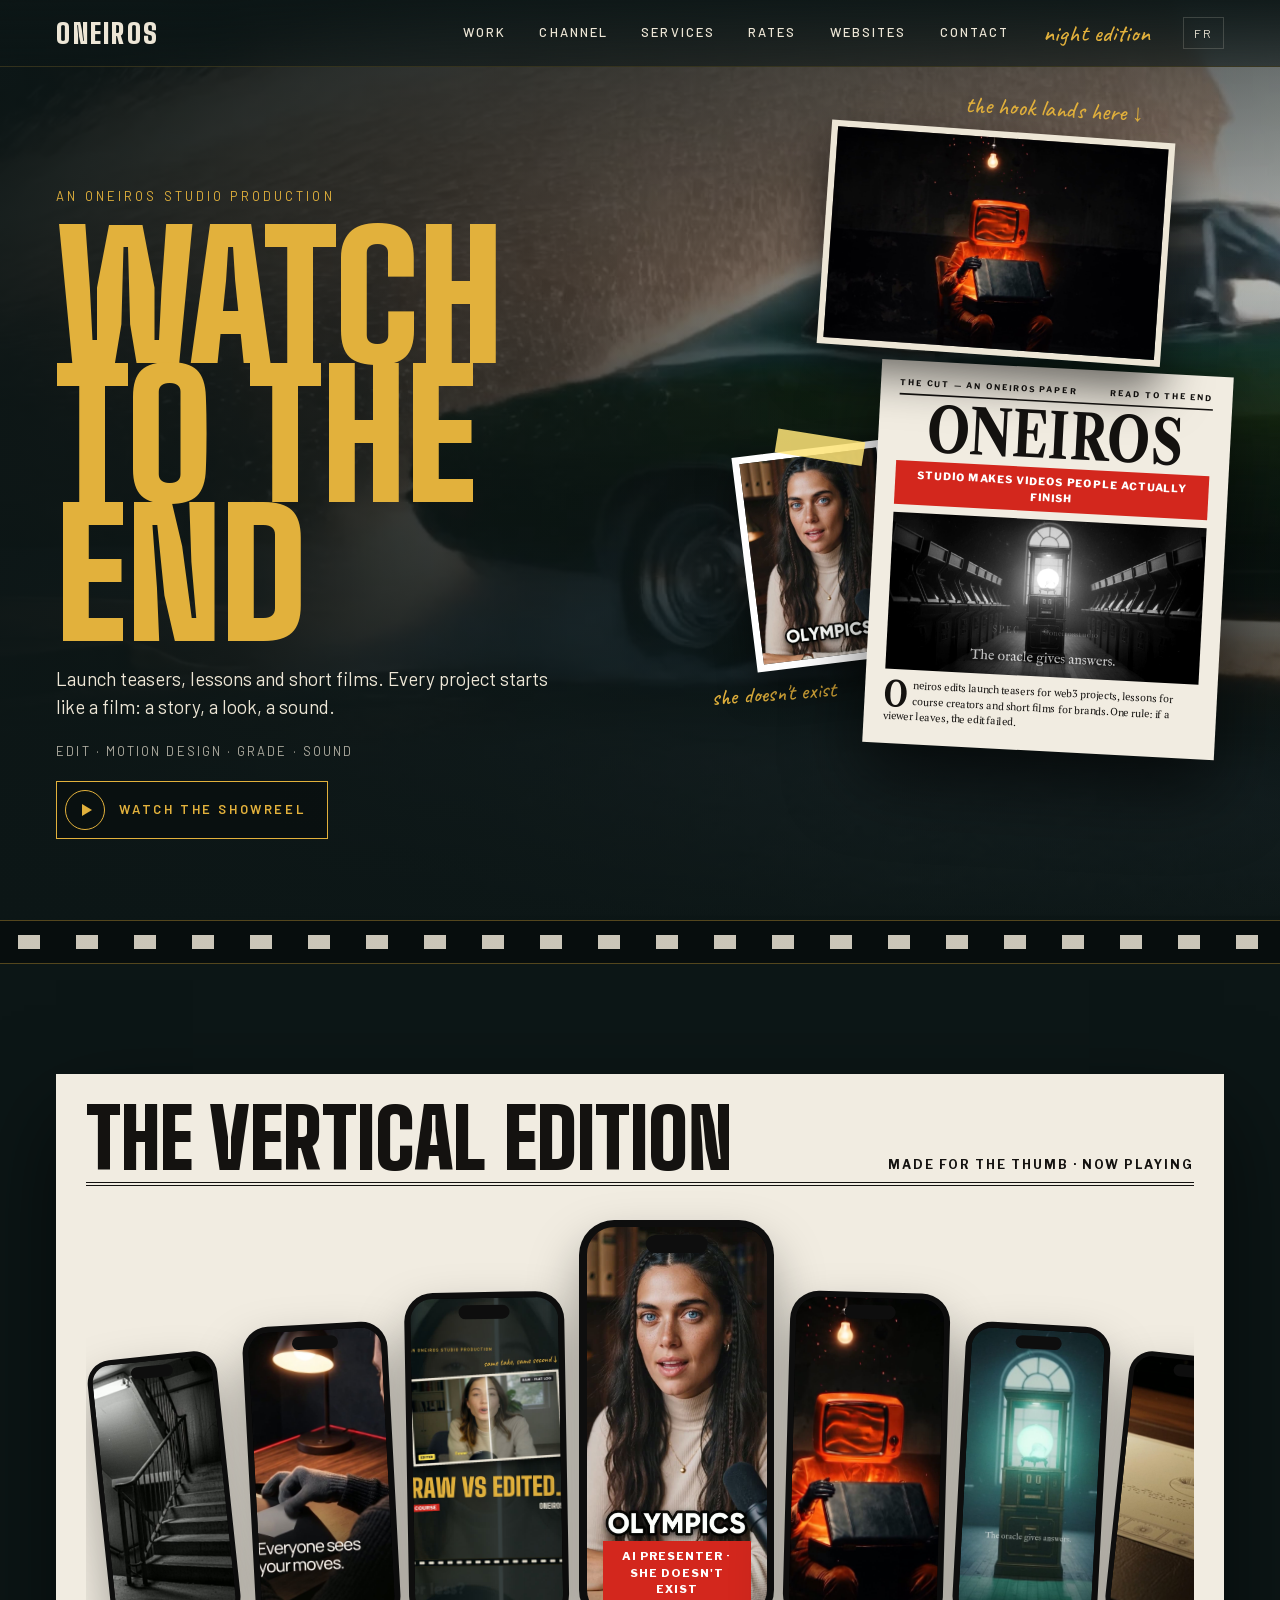
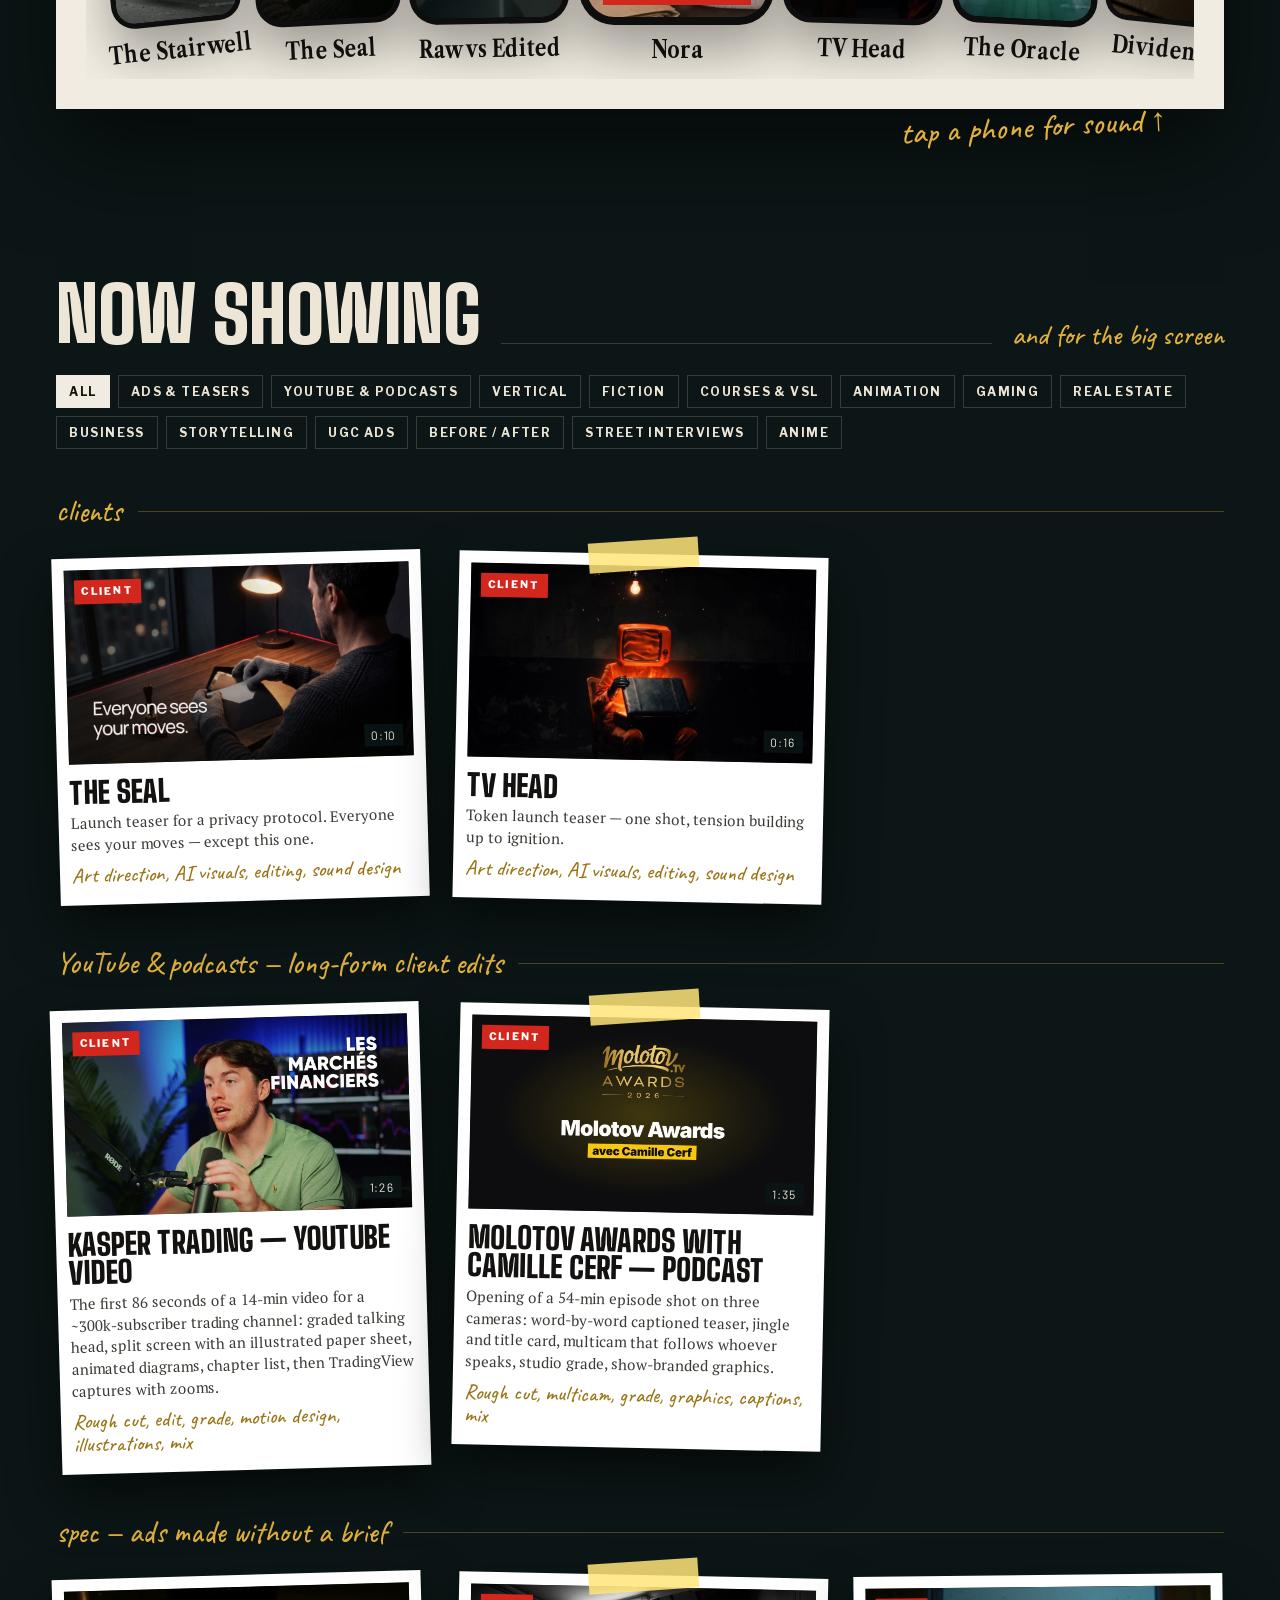
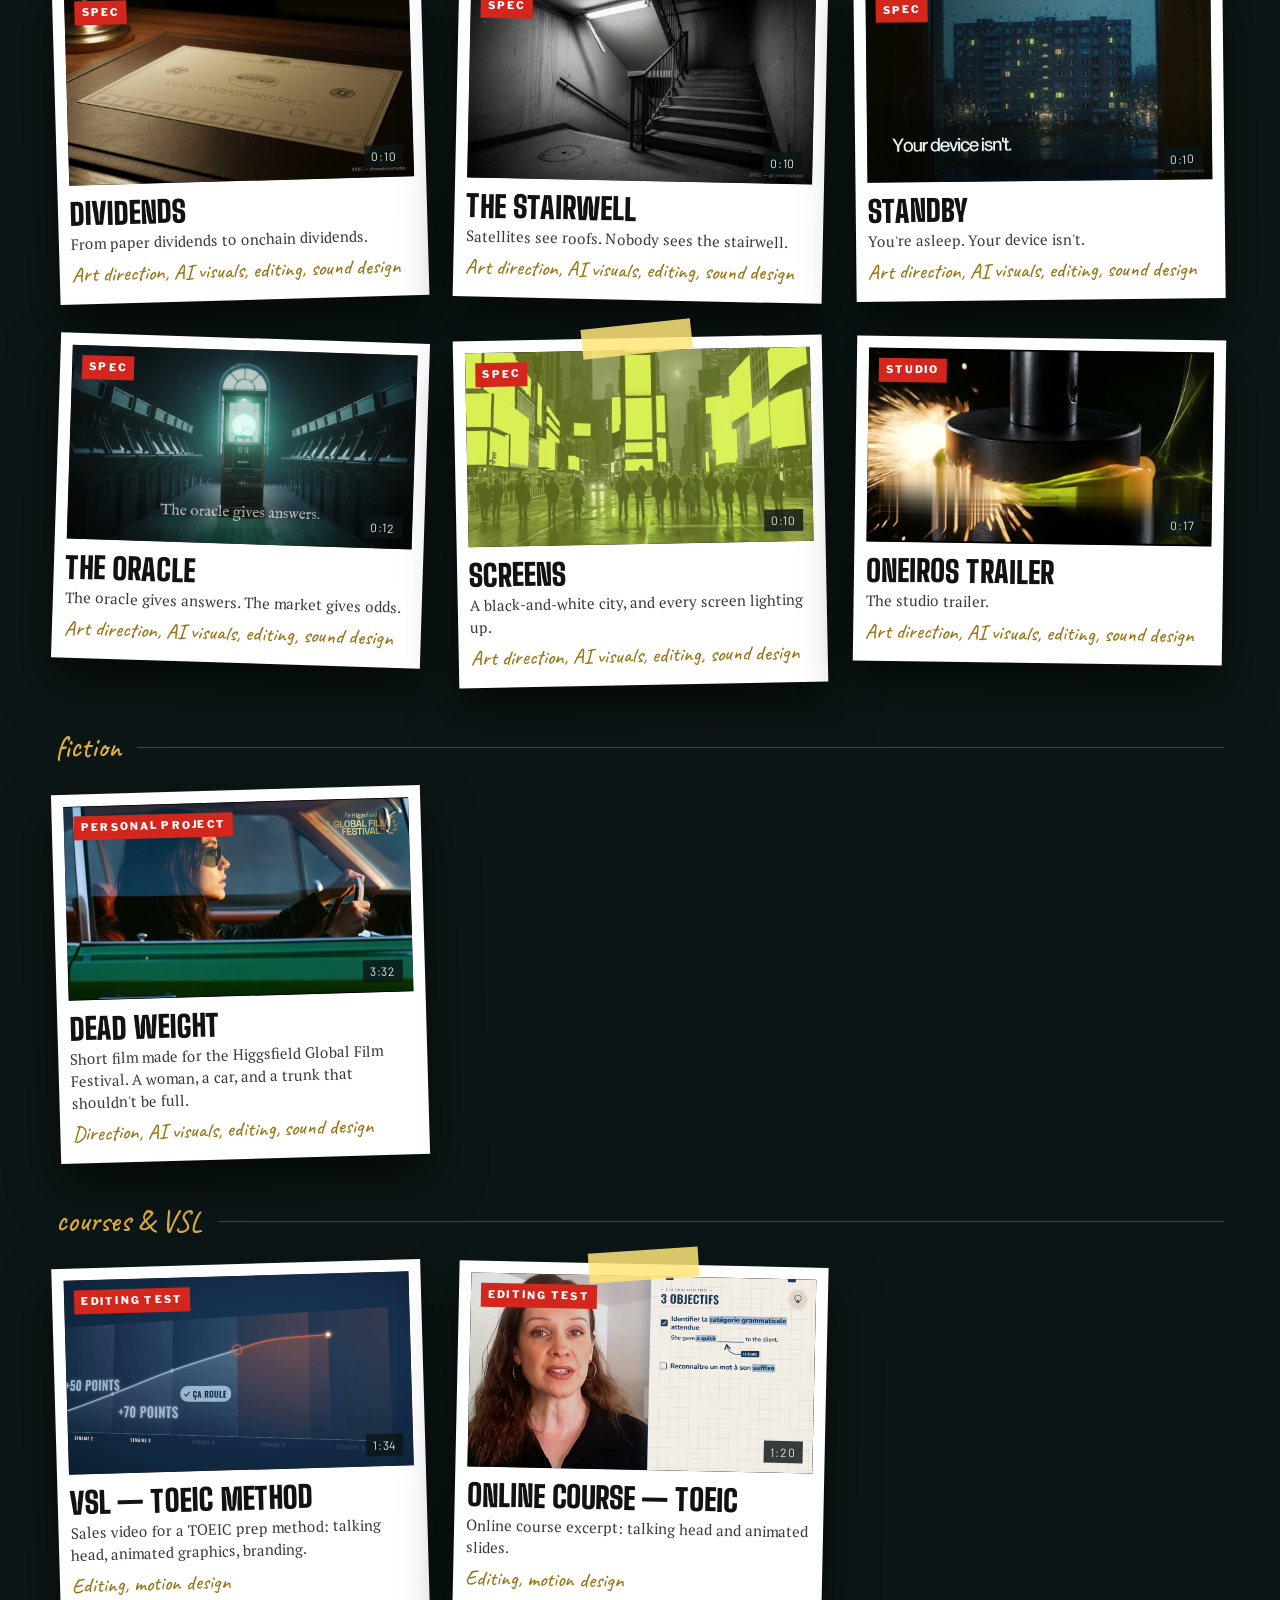
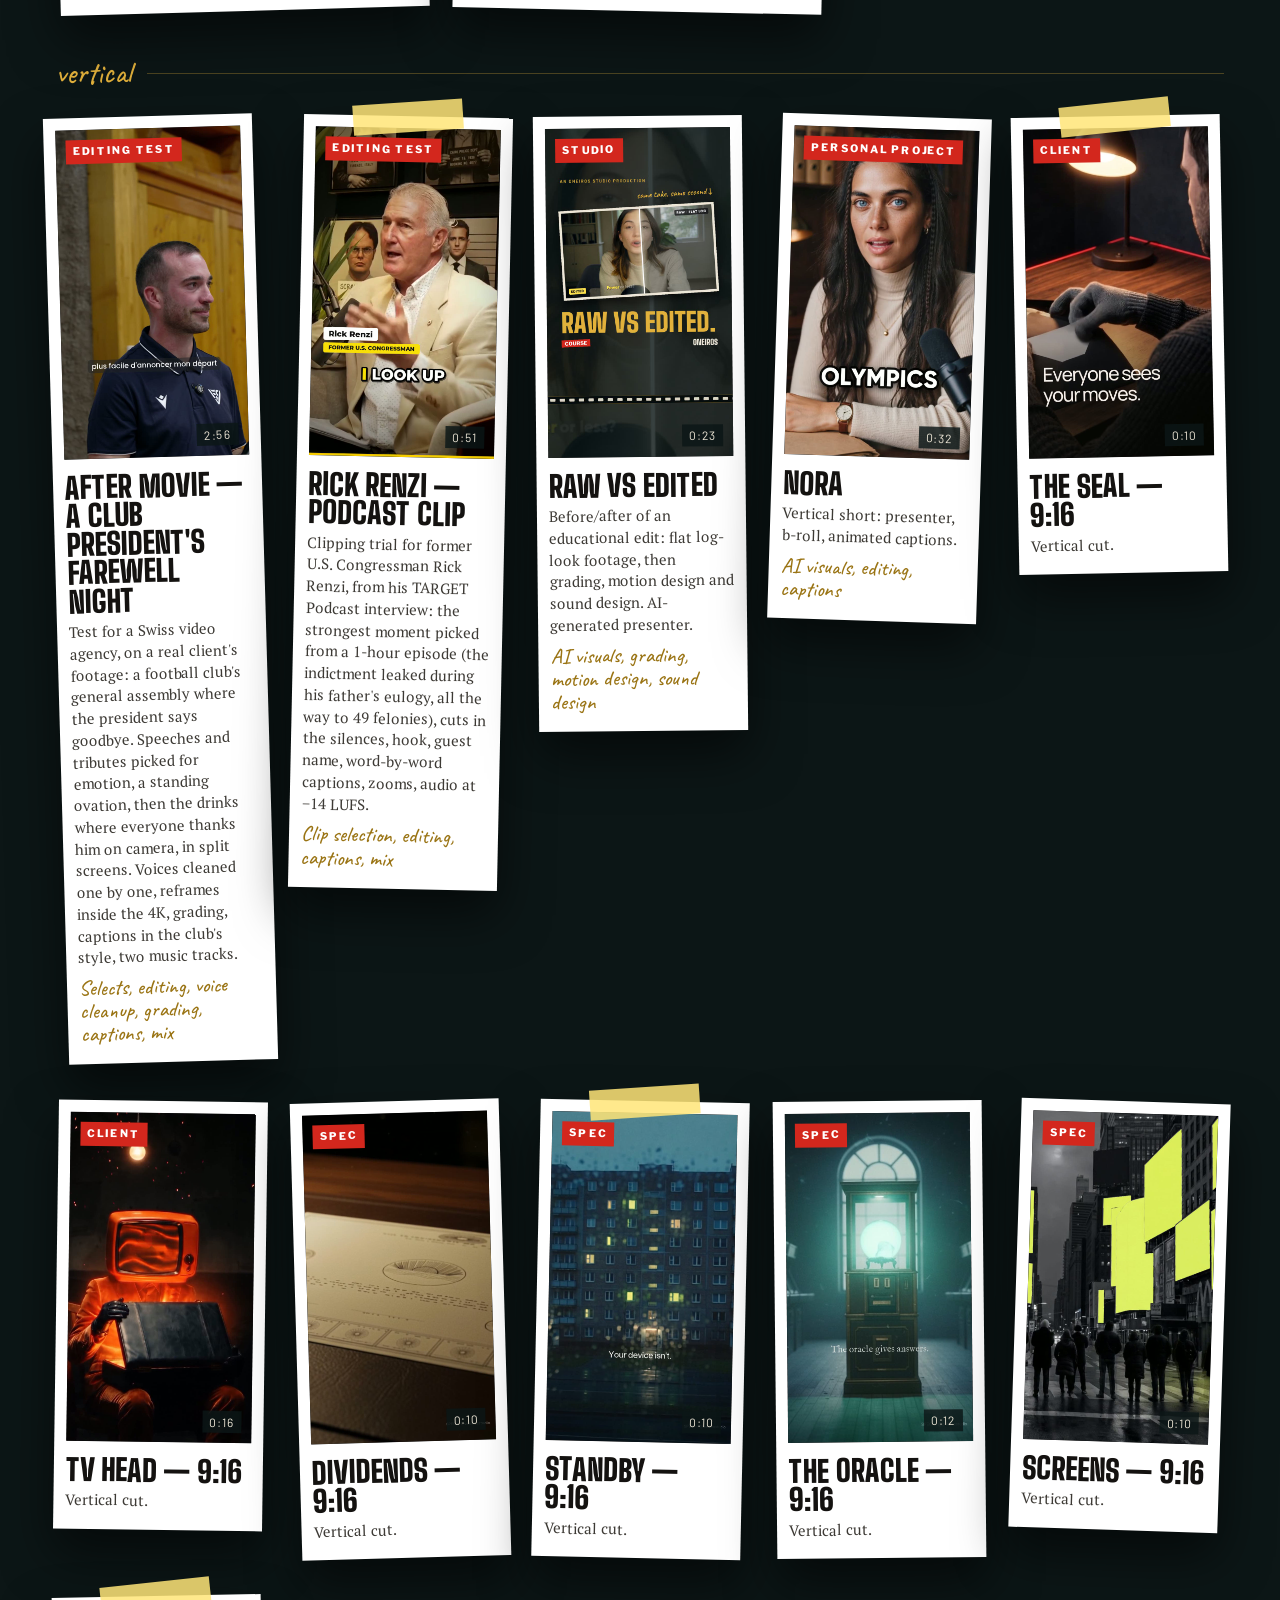
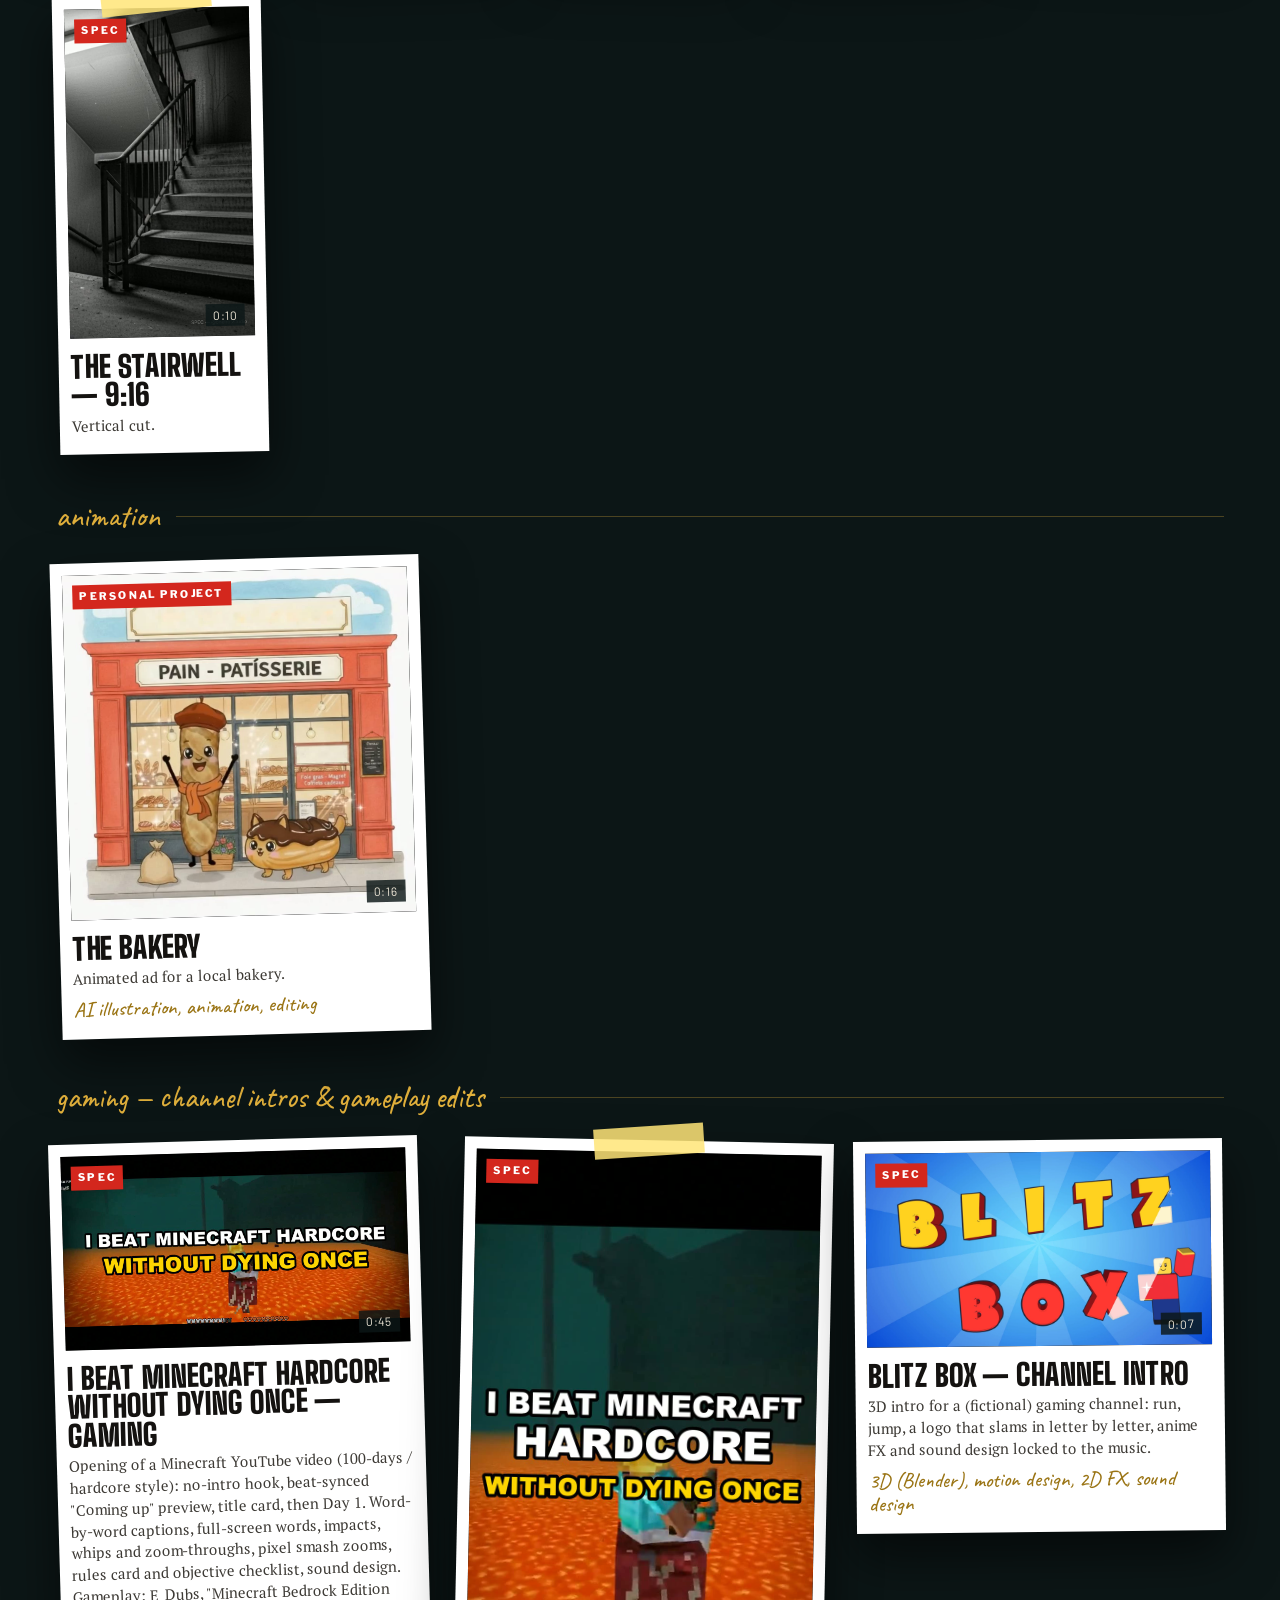
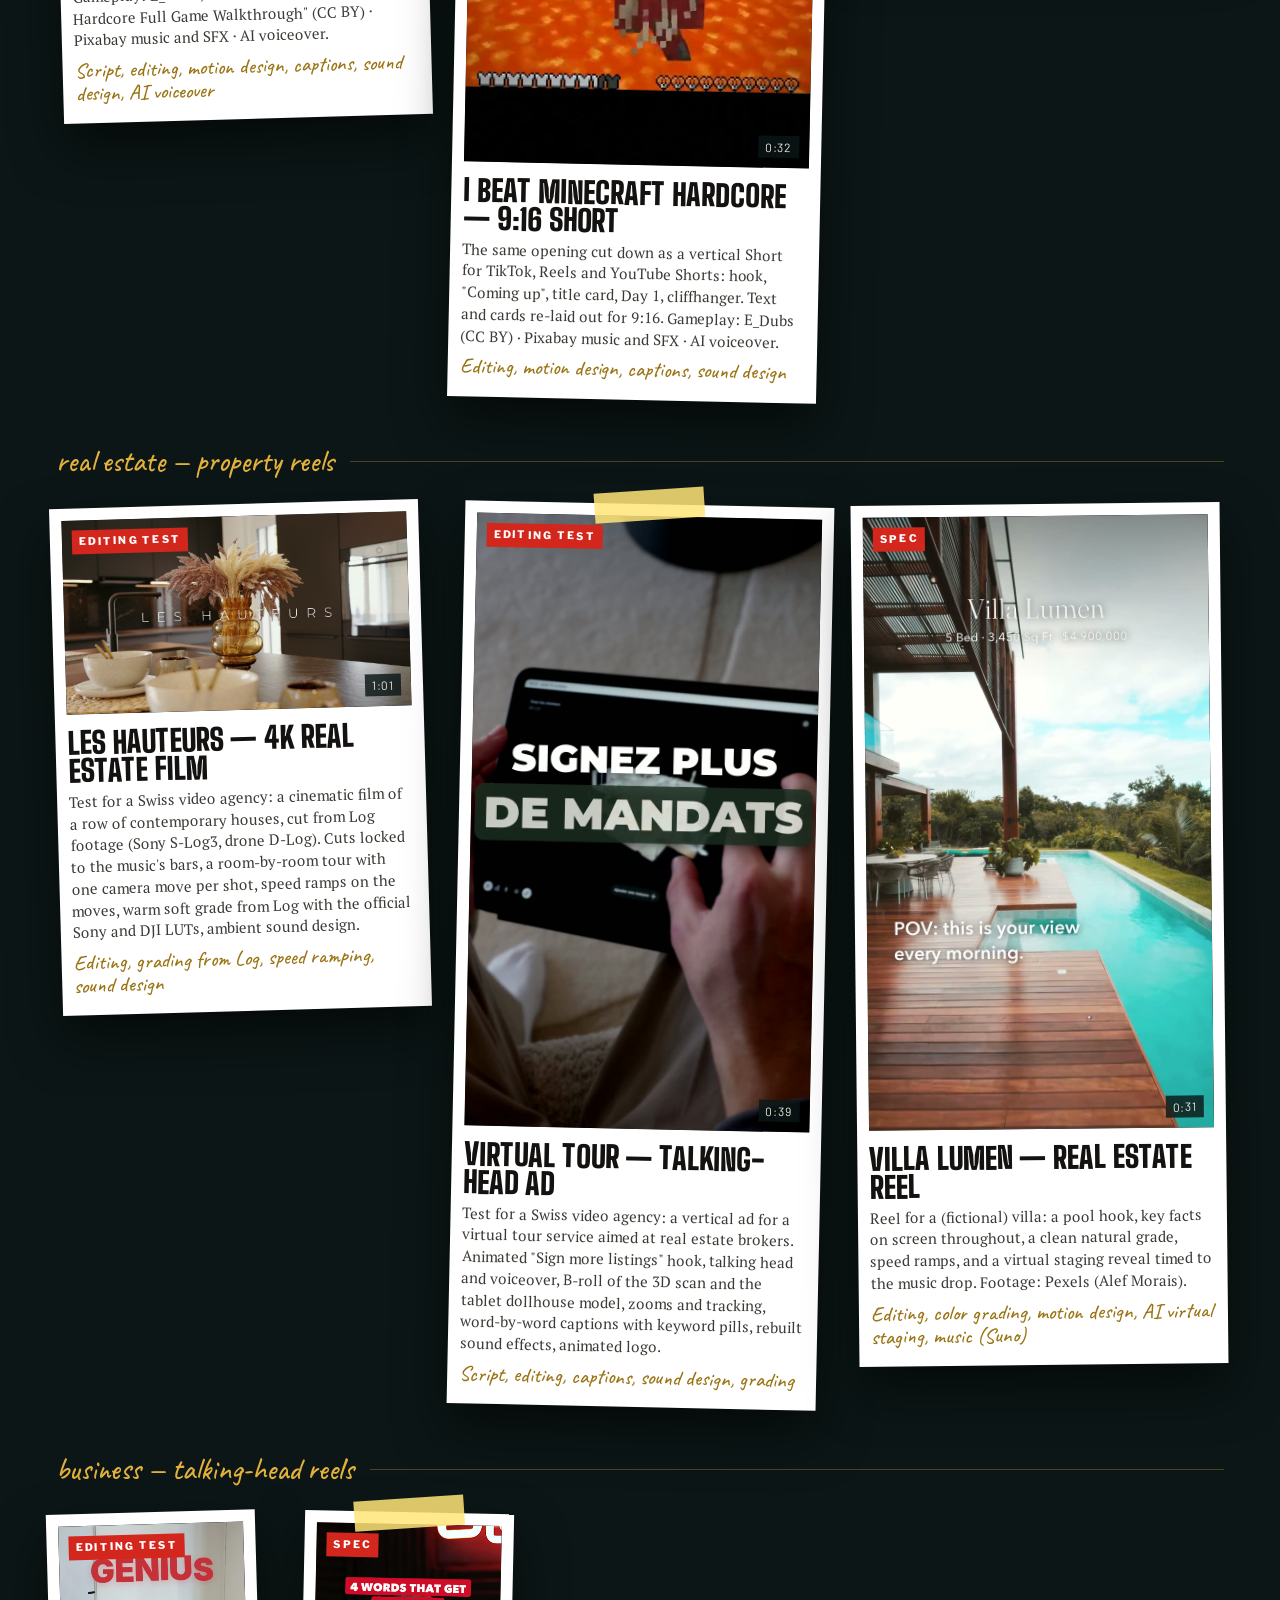
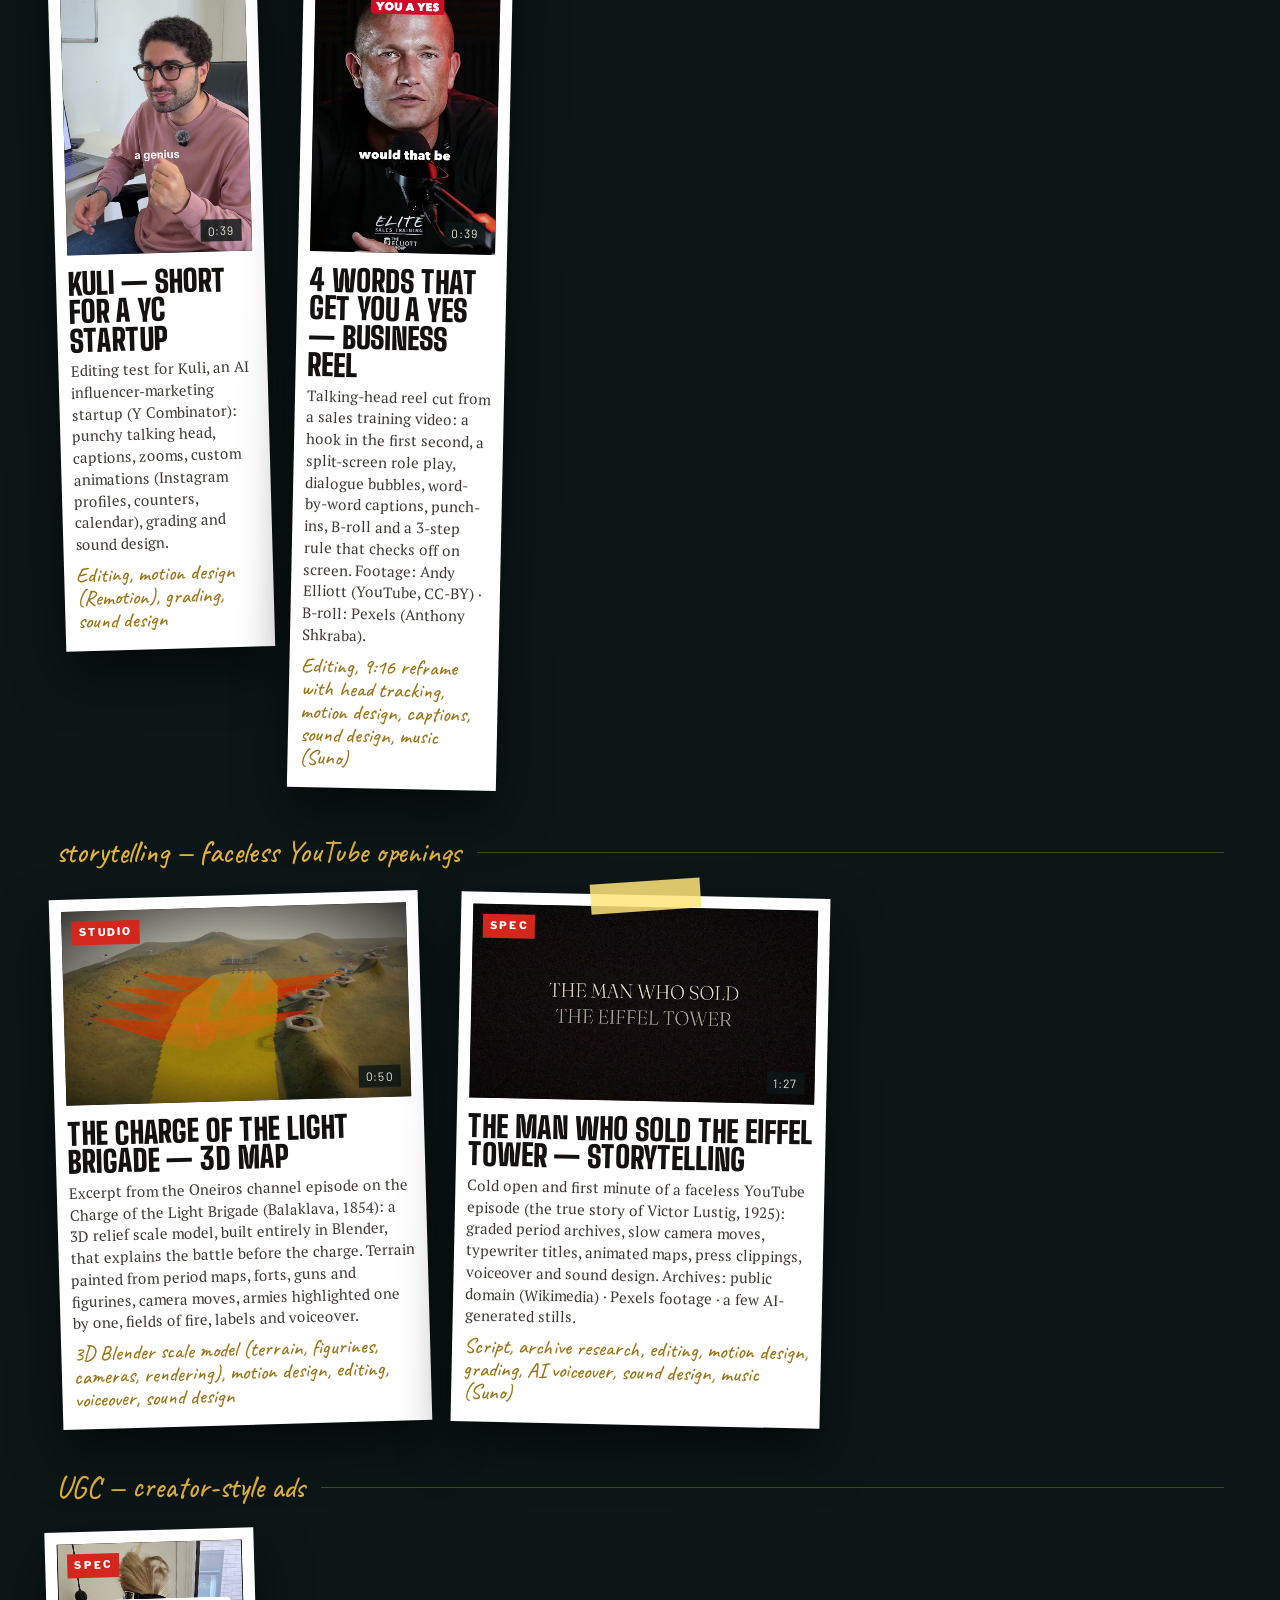
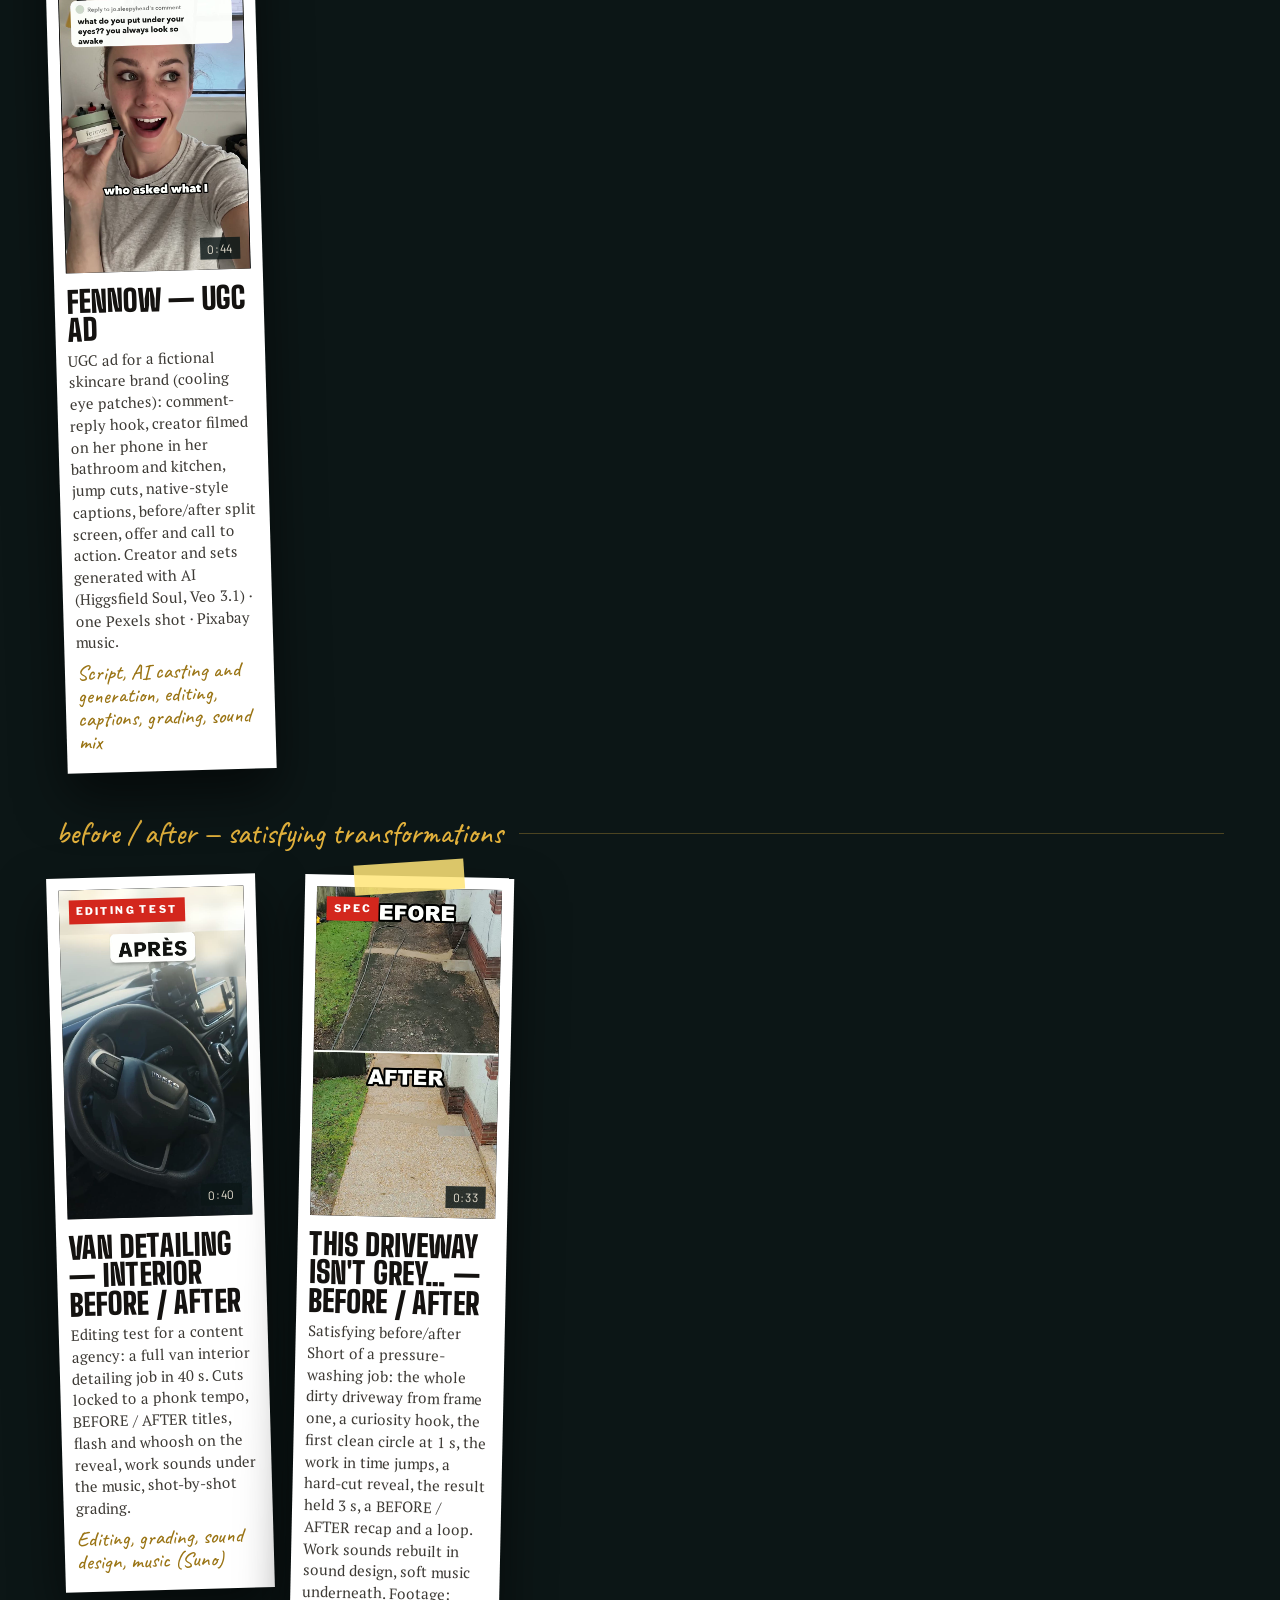
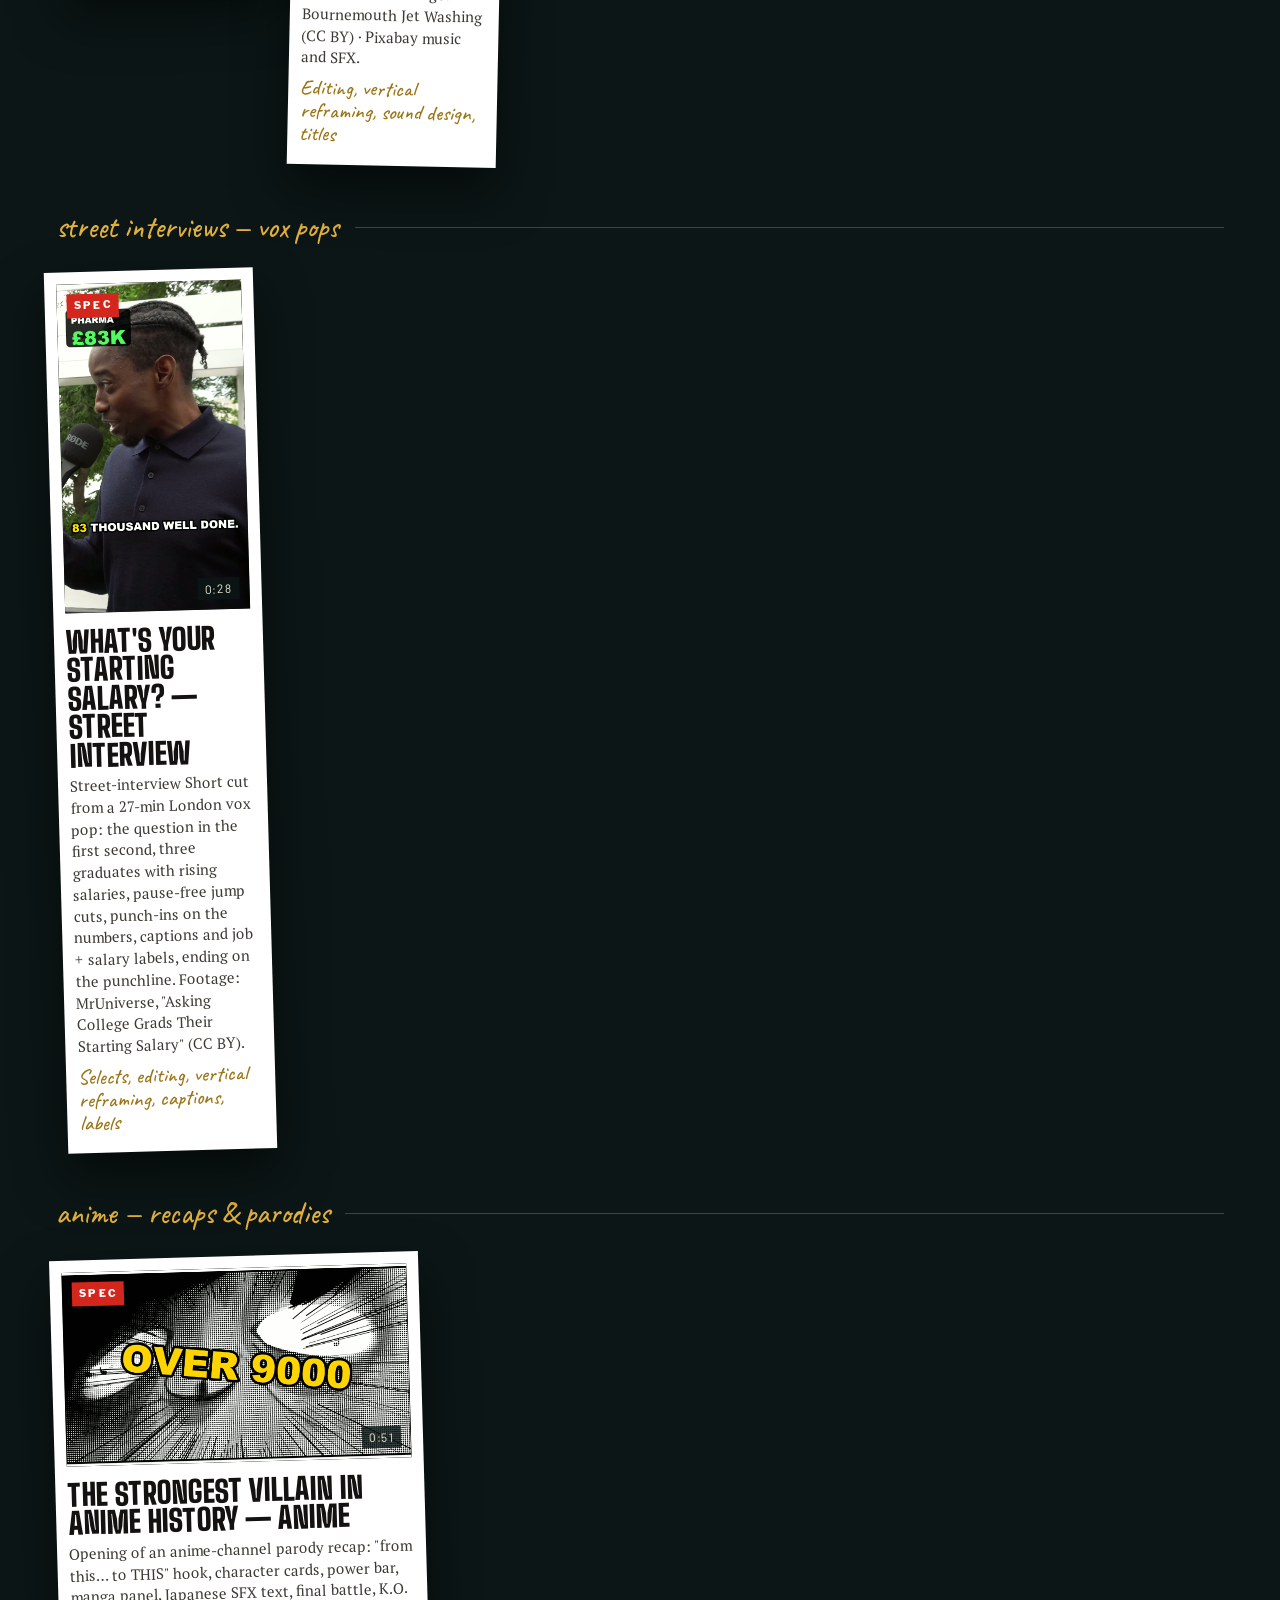
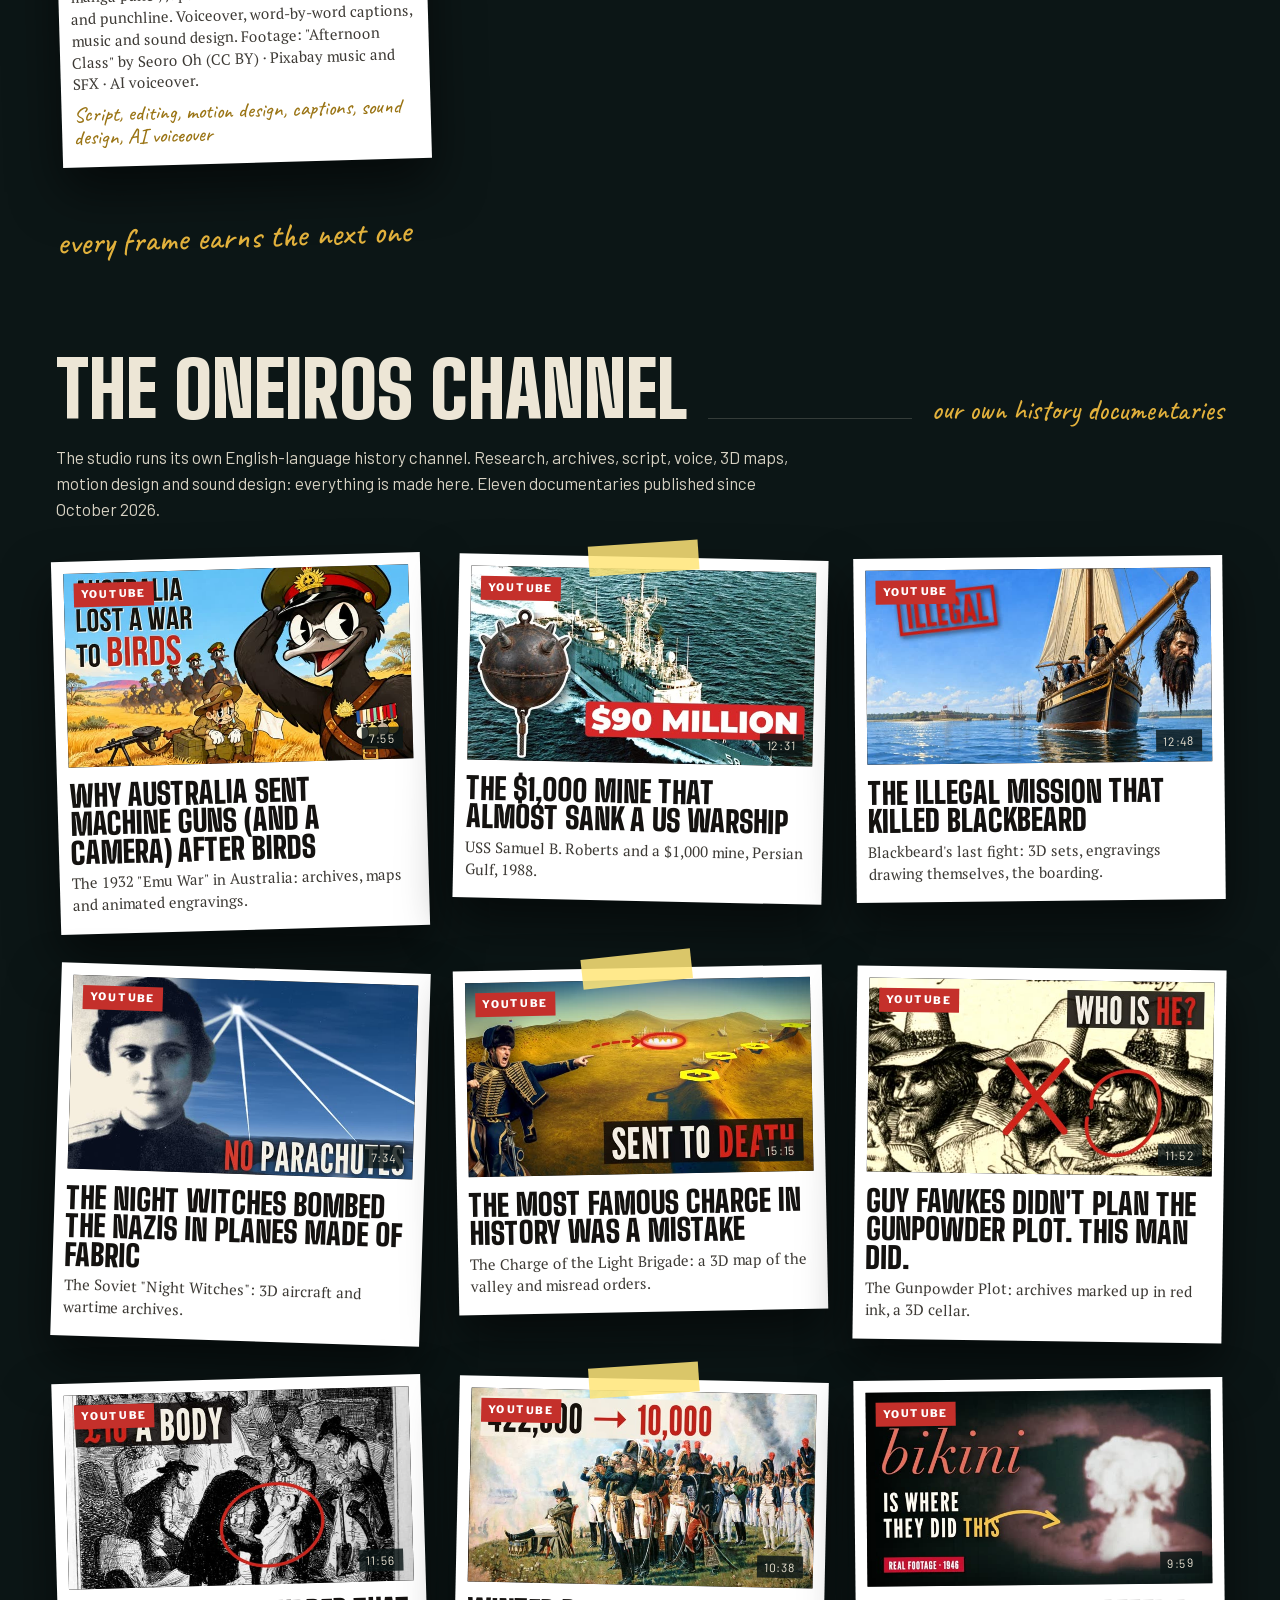
<file: index.html>
<!doctype html>
<html lang="en">
<head>
<meta charset="utf-8">
<meta name="viewport" content="width=device-width, initial-scale=1">
<title>Oneiros Studio — Videos people watch to the end</title>
<meta name="description" content="Oneiros Studio, video editing studio: launch ads and teasers, courses and VSLs, AI films, vertical formats and sound design.">
<meta property="og:title" content="Oneiros Studio — Videos people watch to the end">
<meta property="og:description" content="Launch teasers, courses, AI films and vertical edits, made to be watched to the end.">
<meta property="og:image" content="https://oneiros-studio.com/posters/showreel.jpg">
<meta property="og:type" content="website">
<meta name="twitter:card" content="summary_large_image">
<meta name="theme-color" content="#0C1616">
<link rel="icon" href="assets/seal.svg" type="image/svg+xml">
<link rel="stylesheet" href="assets/fonts/site.css">
<style>
:root{
  --night:#0C1616; --night-2:#070D0D; --cream:#EDE6D6; --paper:#F1ECE1; --ink:#141210;
  --gold:#E2B13C; --red:#D3271D; --muted:#9FA7A2; --line:rgba(237,230,214,.18);
  --display:"Big Shoulders Display",Impact,sans-serif; --news:"Libre Caslon Condensed",Georgia,serif;
  --body:"Barlow",Helvetica,Arial,sans-serif; --serif:var(--body); --label:"Libre Franklin",Helvetica,sans-serif;
  --hand:"Caveat",cursive; --paperfont:"PT Serif",Georgia,serif;
  --pad:clamp(16px,4.4vw,64px);
}
*{box-sizing:border-box;margin:0;padding:0}
html{scroll-behavior:smooth;-webkit-text-size-adjust:100%}
body{background:var(--night);color:var(--cream);font-family:var(--body);font-size:18px;line-height:1.5;-webkit-font-smoothing:antialiased;overflow-x:hidden}
a{color:inherit}
img,video{display:block;max-width:100%}
.wrap{max-width:1360px;margin:0 auto;padding:0 var(--pad)}
.hand{font-family:var(--hand);color:var(--gold);font-weight:500;line-height:1.1}
.eyebrow{font-size:13px;letter-spacing:.24em;text-transform:uppercase;color:var(--gold)}
section{scroll-margin-top:70px}

/* header */
header{position:fixed;left:0;right:0;top:0;z-index:20;background:linear-gradient(180deg,rgba(12,22,22,.92),rgba(12,22,22,.6));backdrop-filter:blur(8px);-webkit-backdrop-filter:blur(8px);border-bottom:1px solid rgba(226,177,60,.18)}
.bar{display:flex;align-items:center;justify-content:space-between;height:66px;gap:16px}
.brand{font-family:var(--display);font-weight:900;font-size:28px;letter-spacing:.08em;text-decoration:none}
nav{display:flex;align-items:center;gap:clamp(14px,2.6vw,34px)}
nav a{text-decoration:none;font-size:13px;font-weight:500;letter-spacing:.16em;text-transform:uppercase;transition:color .2s}
nav a:hover{color:var(--gold)}
nav .hand{font-size:24px;letter-spacing:0}
.lang{border:1px solid var(--line);background:none;color:var(--cream);font:inherit;font-size:12px;letter-spacing:.16em;padding:6px 10px;cursor:pointer}
.lang:hover{border-color:var(--gold);color:var(--gold)}
@media (max-width:860px){nav .hand{display:none}}
@media (max-width:560px){nav a.opt{display:none}.brand{font-size:24px}}

/* hero */
.hero{position:relative;min-height:max(100svh,920px);overflow:hidden;isolation:isolate}
.hero-bg{position:absolute;inset:0;width:100%;height:100%;object-fit:cover;filter:saturate(.85) hue-rotate(-8deg);z-index:-2}
.hero:before{content:"";position:absolute;inset:0;z-index:-1;background:linear-gradient(90deg,rgba(12,22,22,.94) 0%,rgba(12,22,22,.62) 48%,rgba(12,22,22,.3) 100%),linear-gradient(180deg,rgba(12,22,22,.55) 0%,transparent 30%,rgba(12,22,22,.96) 100%)}
.hero-txt{position:absolute;left:var(--pad);bottom:clamp(56px,9vh,90px);width:min(700px,50vw);display:flex;flex-direction:column;gap:20px}
.hero h1{font-family:var(--display);font-weight:900;font-size:clamp(84px,13.6vw,196px);line-height:.8;color:var(--gold);text-transform:uppercase}
html[lang="fr"] .hero h1{line-height:.94;font-size:clamp(76px,11.2vw,160px)}
.hero-txt p{max-width:520px;font-size:19px}
.hero-txt .tags{font-size:13px;letter-spacing:.16em;opacity:.72}
.play-btn{align-self:flex-start;display:flex;align-items:center;gap:14px;font:inherit;font-size:13px;font-weight:600;letter-spacing:.2em;text-transform:uppercase;color:var(--gold);background:rgba(7,13,13,.6);border:1px solid var(--gold);padding:8px 22px 8px 8px;cursor:pointer;transition:background .2s,color .2s}
.play-btn i{width:40px;height:40px;border:1px solid currentColor;border-radius:50%;display:grid;place-items:center}
.play-btn i:after{content:"";border-left:10px solid currentColor;border-top:6px solid transparent;border-bottom:6px solid transparent;margin-left:3px}
.play-btn:hover{background:var(--gold);color:var(--night)}
.collage{position:absolute;right:var(--pad);top:96px;width:680px;height:860px;transform-origin:top right;transform:scale(.86)}
.collage>*{position:absolute}
.tv{right:70px;top:44px;width:430px;height:280px;object-fit:cover;transform:rotate(4deg);border:8px solid var(--cream);box-shadow:0 30px 60px rgba(0,0,0,.6);z-index:3}
.n-hook{right:100px;top:0;font-size:30px;transform:rotate(3deg)}
.clip{right:0;top:340px;width:440px;z-index:2;background:var(--paper);color:var(--ink);padding:20px 24px 24px;transform:rotate(3deg);box-shadow:0 40px 90px rgba(0,0,0,.6);display:flex;flex-direction:column;gap:10px;font-family:var(--paperfont)}
.clip .mast{display:flex;justify-content:space-between;font-family:var(--label);font-weight:700;font-size:10px;letter-spacing:2px;text-transform:uppercase;border-bottom:2px solid var(--ink);padding-bottom:6px}
.clip .logo{font-family:var(--news);font-weight:700;font-size:78px;line-height:.8;text-align:center}
.banner{background:var(--red);color:#fff;font-family:var(--label);font-weight:800;font-size:13px;letter-spacing:1px;text-transform:uppercase;padding:8px 10px;text-align:center}
.clip img{width:100%;aspect-ratio:16/8;object-fit:cover;filter:grayscale(1) contrast(1.15)}
.clip p{font-size:13px;line-height:1.5}
.drop{float:left;font-family:var(--news);font-weight:700;font-size:44px;line-height:.8;padding:3px 5px 0 0}
.nora{right:410px;top:440px;width:190px;height:270px;object-fit:cover;object-position:center 20%;transform:rotate(-7deg);border:9px solid #fff;box-shadow:0 20px 44px rgba(0,0,0,.5);z-index:1}
.tape{width:110px;height:30px;background:rgba(255,230,120,.85);z-index:4}
.t-nora{right:450px;top:424px;transform:rotate(9deg)}
.n-nora{right:485px;top:732px;font-size:28px;transform:rotate(-4deg)}
@media (max-width:1360px){.collage{transform:scale(.8)}}
@media (max-width:1240px){.collage{transform:scale(.74)}.nora,.t-nora,.n-nora{display:none}}
@media (max-width:1000px){
  .hero{min-height:auto;padding:110px var(--pad) 64px;display:flex;flex-direction:column;gap:46px}
  .hero-txt{position:relative;left:auto;bottom:auto;width:100%}
  .collage{position:relative;right:auto;top:auto;width:100%;height:auto;transform:none;display:flex;flex-direction:column;align-items:center}
  .collage>*{position:relative;right:auto;top:auto}
  .tv{width:min(430px,86%);height:auto;aspect-ratio:430/280}
  .n-hook{order:-1;margin-bottom:10px}
  .clip{display:none}
}

/* film strip */
.strip{padding:14px 0;background:var(--night-2);border-top:1px solid rgba(226,177,60,.35);border-bottom:1px solid rgba(226,177,60,.35)}
.strip i{display:block;height:14px;background:repeating-linear-gradient(90deg,transparent 0 18px,rgba(237,230,214,.85) 18px 40px,transparent 40px 58px)}

/* paper sheets */
.sheet{background:var(--paper);color:var(--ink);box-shadow:0 40px 90px rgba(0,0,0,.6);font-family:var(--paperfont)}
.sheet-head{display:flex;justify-content:space-between;align-items:flex-end;gap:16px;flex-wrap:wrap;border-bottom:4px double var(--ink);padding-bottom:8px}
.sheet-head h2{font-family:var(--display);font-weight:900;font-size:clamp(46px,6.4vw,92px);line-height:.85;text-transform:uppercase}
.sheet-head span{font-family:var(--label);font-weight:700;font-size:12px;letter-spacing:2px;text-transform:uppercase}

/* vertical edition */
.vert{padding-top:clamp(70px,9vw,110px)}
.vert .sheet{padding:clamp(18px,2.4vw,30px);transform:rotate(-1.2deg)}
.phones{display:flex;justify-content:center;align-items:flex-end;gap:12px;padding:34px 4px 18px}
.phone{flex:none;display:flex;flex-direction:column;align-items:center;gap:12px;background:none;border:0;color:var(--ink);font:inherit;cursor:pointer;margin-bottom:var(--lift);transform:rotate(var(--r));transition:transform .35s cubic-bezier(.2,.7,.2,1)}
.phone:hover,.phone:focus-visible{transform:rotate(0) translateY(-8px);outline:none}
.phone .body{position:relative;display:block;width:var(--w);aspect-ratio:9/18.7;border-radius:calc(var(--w)*.18);background:#0E0E0E;padding:calc(var(--w)*.04);box-shadow:0 26px 50px rgba(0,0,0,.35)}
.phone .screen{position:relative;display:block;width:100%;height:100%;border-radius:calc(var(--w)*.14);overflow:hidden;background:#000}
.phone .screen img,.phone .screen video{position:absolute;inset:0;width:100%;height:100%;object-fit:cover}
.phone .screen video{opacity:0;transition:opacity .4s}
.phone .screen video.on{opacity:1}
.phone .notch{position:absolute;left:50%;top:calc(var(--w)*.08);width:calc(var(--w)*.32);height:calc(var(--w)*.09);transform:translateX(-50%);border-radius:999px;background:#0E0E0E}
.phone .badge{position:absolute;left:12%;right:12%;bottom:5%;background:var(--red);color:#fff;font-family:var(--label);font-weight:800;font-size:11px;letter-spacing:1px;text-transform:uppercase;padding:7px 6px;text-align:center}
.phone b{font-family:var(--news);font-weight:700;font-size:24px;line-height:1}
.n-phones{display:block;text-align:right;font-size:32px;margin:22px var(--pad) 0 0;transform:rotate(-3deg)}
@media (max-width:1320px){
  .vert .sheet{transform:none}
  .phones{justify-content:flex-start;overflow-x:auto;scroll-snap-type:x mandatory;padding-left:8px;padding-right:8px;-webkit-overflow-scrolling:touch}
  .phone{scroll-snap-align:center;margin-bottom:0}
}

/* now showing */
.show{padding-top:clamp(70px,9vw,110px)}
.show-head{display:flex;align-items:baseline;gap:20px;flex-wrap:wrap;margin-bottom:22px}
.show-head h2{font-family:var(--display);font-weight:900;font-size:clamp(48px,6vw,80px);line-height:1;text-transform:uppercase}
.show-head .line{flex:1;min-width:40px;height:1px;background:var(--line)}
.show-head .hand{font-size:28px}
.filters{display:flex;flex-wrap:wrap;gap:8px;margin-bottom:10px}
.filters button{background:none;border:1px solid var(--line);color:var(--cream);font-family:var(--label);font-weight:700;font-size:12px;letter-spacing:.12em;text-transform:uppercase;padding:8px 12px;cursor:pointer;transition:all .2s}
.filters button:hover{border-color:var(--gold);color:var(--gold)}
.filters button[aria-pressed="true"]{background:var(--paper);color:var(--ink);border-color:var(--paper)}
.sub{display:flex;align-items:center;gap:16px;margin:46px 0 26px;font-size:30px}
.sub:after{content:"";flex:1;height:1px;background:rgba(226,177,60,.3)}
.grid{display:grid;align-items:start;grid-template-columns:repeat(auto-fill,minmax(min(100%,330px),1fr));gap:clamp(22px,3vw,40px) clamp(18px,2.4vw,34px)}
.grid.vgrid{grid-template-columns:repeat(auto-fill,minmax(min(44%,200px),1fr))}
.card{position:relative;cursor:pointer;background:#fff;border:0;color:var(--ink);text-align:left;font:inherit;display:block;width:100%;padding:12px 12px 18px;transform:rotate(var(--r,0deg));box-shadow:0 24px 50px rgba(0,0,0,.55);transition:transform .35s cubic-bezier(.2,.7,.2,1)}
.card:hover,.card:focus-visible{transform:rotate(0) translateY(-6px);outline:none}
.card.taped:before{content:"";position:absolute;left:50%;top:-14px;width:110px;height:30px;margin-left:-55px;background:rgba(255,230,120,.85);transform:rotate(-5deg);z-index:2}
.thumb{position:relative;overflow:hidden;background:#111;aspect-ratio:16/9}
.card[data-ratio="9:16"] .thumb{aspect-ratio:9/16}
.card[data-ratio="1:1"] .thumb{aspect-ratio:1/1}
.thumb img,.thumb video{position:absolute;inset:0;width:100%;height:100%;object-fit:cover;transition:opacity .35s}
.thumb video{opacity:0}
.card.playing .thumb video{opacity:1}
.tag{position:absolute;top:10px;left:10px;font-family:var(--label);font-weight:800;font-size:10.5px;letter-spacing:.12em;text-transform:uppercase;background:var(--red);color:#fff;padding:4px 7px}
.chan{padding-top:clamp(70px,9vw,110px)}
.chan-p{max-width:760px;font-size:17px;line-height:1.55;color:var(--cream);opacity:.9;margin:-6px 0 34px}
a.card{text-decoration:none}
.card.yt .tag{background:#c4302b}
.chan-all{display:inline-block;margin-top:38px;font-family:var(--label);font-weight:800;font-size:13px;letter-spacing:.12em;text-transform:uppercase;color:var(--ink);background:var(--paper);padding:12px 18px;text-decoration:none}
.chan-all:hover{background:var(--gold)}
.dur{position:absolute;right:10px;bottom:10px;font-size:12px;letter-spacing:.06em;background:rgba(12,22,22,.82);color:var(--cream);padding:2px 7px}
.card h3{font-family:var(--display);font-weight:900;font-size:30px;line-height:.95;text-transform:uppercase;margin-top:14px}
.card p{font-family:var(--paperfont);color:#3d3a35;font-size:15px;line-height:1.45;margin-top:6px}
.card .role{font-family:var(--hand);color:#9A7414;font-size:21px;line-height:1.1;margin-top:8px}
.hidden{display:none!important}
.n-show{display:block;font-size:34px;margin-top:40px;transform:rotate(-2deg)}

/* intermission : Pegasus */
.launch{padding-top:clamp(70px,9vw,110px)}
.quest{position:relative;display:grid;grid-template-columns:auto 1fr auto;align-items:center;gap:clamp(18px,3vw,44px);padding:clamp(18px,2.6vw,30px) clamp(18px,3vw,40px);border:1px solid rgba(226,177,60,.5);background:linear-gradient(115deg,rgba(226,177,60,.12),rgba(7,13,13,.6) 42%,rgba(7,13,13,.6) 70%,rgba(226,177,60,.06));cursor:pointer;transition:transform .35s cubic-bezier(.2,.7,.2,1),border-color .3s,box-shadow .35s;outline:none}
.quest:hover,.quest:focus-visible{transform:translateY(-3px);border-color:var(--gold);box-shadow:0 22px 70px -24px rgba(226,177,60,.45)}
.quest-art{position:relative;width:clamp(110px,13vw,170px);aspect-ratio:1;flex:none}
.quest-art:before{content:"";position:absolute;inset:-6%;border-radius:50%;background:radial-gradient(circle,rgba(226,177,60,.26),rgba(226,177,60,0) 66%)}
.quest-art .halo{position:absolute;inset:10%;border-radius:50%;border:1px solid rgba(226,177,60,.55);animation:halo 2.6s ease-out infinite}
.quest-art .halo.b{animation-delay:1.3s}
@keyframes halo{0%{transform:scale(.72);opacity:.9}100%{transform:scale(1.22);opacity:0}}
.quest-art canvas{position:relative;width:100%;height:100%;display:block}
.quest .eyebrow{margin-bottom:8px}
.quest h2{font-family:var(--display);font-weight:900;font-size:clamp(40px,5vw,64px);line-height:.9;text-transform:uppercase}
.quest p{color:#c9c5bd;margin-top:10px;max-width:520px;font-size:clamp(15px,1.5vw,18px)}
.quest-keys{display:flex;align-items:center;gap:6px;margin-top:14px;color:var(--muted);font-size:13px}
.quest-keys kbd{font-family:inherit;font-size:12px;color:var(--cream);border:1px solid var(--line);border-bottom-width:2px;padding:2px 8px;min-width:26px;text-align:center}
.quest-play{display:flex;align-items:center;gap:14px;background:var(--gold);color:var(--night);padding:18px 30px;font-weight:600;font-size:14px;letter-spacing:.24em;text-transform:uppercase;white-space:nowrap;transition:background .2s,transform .2s}
.quest-play i{width:0;height:0;border-left:12px solid var(--night);border-top:8px solid transparent;border-bottom:8px solid transparent}
.quest:hover .quest-play{background:#F3C95A;transform:translateX(4px)}
.quest.flying{opacity:.55}.quest.flying .quest-art canvas{visibility:hidden}
@media (max-width:760px){.quest{grid-template-columns:auto 1fr}.quest-play{grid-column:1/-1;justify-content:center}}
@media (max-width:460px){.quest{grid-template-columns:1fr;text-align:center}.quest-art{margin:0 auto;width:140px}.quest-keys{justify-content:center}.quest p{margin-left:auto;margin-right:auto}}
@media (hover:none){.quest-keys{display:none}}
.peg-layer{position:fixed;inset:0;z-index:30;pointer-events:none}
.peg-layer canvas{position:absolute;inset:0;width:100%;height:100%}
.peg-panel,.peg-hud,.peg-win,.peg-pad{pointer-events:auto;font-family:var(--serif)}
.peg-panel{position:absolute;left:var(--pad);top:88px;max-width:320px;background:rgba(12,22,22,.86);border:1px solid var(--line);padding:16px 18px;font-size:15px;line-height:1.45;backdrop-filter:blur(8px);-webkit-backdrop-filter:blur(8px);transition:opacity .6s}
.peg-panel.dim{opacity:.45}
.peg-panel b{font-weight:600;letter-spacing:.16em;text-transform:uppercase;font-size:12px}
.peg-keys{display:grid;grid-template-columns:1fr 1fr;gap:8px 14px;margin-top:12px;font-size:13px;color:var(--muted)}
.peg-keys kbd{font-family:inherit;font-size:11px;color:var(--cream);border:1px solid var(--line);padding:1px 6px;margin-right:4px}
.peg-tip{margin-top:10px;font-size:12.5px;color:var(--muted);line-height:1.4}
.peg-x{position:absolute;top:6px;right:10px;background:none;border:0;color:var(--muted);font-size:20px;cursor:pointer}
.peg-hud{position:absolute;right:var(--pad);bottom:24px;display:flex;gap:16px;font-size:12px;letter-spacing:.2em;text-transform:uppercase;background:rgba(12,22,22,.86);border:1px solid var(--line);padding:8px 14px}
.peg-win{position:absolute;left:50%;top:50%;transform:translate(-50%,-50%);text-align:center;background:rgba(12,22,22,.94);border:1px solid var(--gold);padding:30px 40px;max-width:min(440px,90vw)}
.peg-win h3{font-family:var(--display);font-weight:900;font-size:40px;line-height:.9;text-transform:uppercase;color:var(--gold);margin:6px 0 10px}
.peg-win p{color:var(--muted)}.peg-eyebrow{letter-spacing:.4em;font-size:12px}
.peg-win button,.peg-pad button{font:inherit;color:var(--cream);background:none;border:1px solid var(--cream);padding:9px 16px;margin:16px 6px 0;font-size:12px;letter-spacing:.2em;text-transform:uppercase;cursor:pointer}
.peg-pad{position:absolute;left:0;right:0;bottom:70px;display:flex;justify-content:center;gap:10px}
.peg-pad button{width:58px;height:58px;padding:0;margin:0;font-size:20px;background:rgba(12,22,22,.7);touch-action:none;user-select:none;-webkit-user-select:none}

/* classifieds */
.svc-sec{padding-top:clamp(80px,10vw,120px)}
.svc-sec .sheet{position:relative;max-width:1100px;margin:0 auto;padding:clamp(18px,2.4vw,28px) clamp(18px,2.4vw,30px) clamp(22px,2.6vw,30px);transform:rotate(-1.4deg)}
.services{display:grid;grid-template-columns:repeat(auto-fit,minmax(min(100%,220px),1fr));gap:14px;margin-top:16px}
.svc{border:2px solid var(--ink);padding:14px;display:flex;flex-direction:column;gap:8px;min-height:170px}
.svc h3{font-family:var(--label);font-weight:800;font-size:16px;text-transform:uppercase}
.svc p{font-size:14.5px;line-height:1.45}
.svc:nth-child(3){background:var(--night);border-color:var(--night);color:var(--cream)}
.svc:nth-child(3) h3{color:var(--gold)}
.svc:nth-child(4){background:var(--red);border-color:var(--red);color:#fff}
.svc-note{font-family:var(--hand);font-size:22px;color:#8A6A12;margin-top:14px}
.n-svc{position:absolute;right:-10px;top:-46px;font-size:30px;transform:rotate(5deg)}
@media (max-width:760px){.svc-sec .sheet{transform:none}.svc{min-height:0}.n-svc{position:static;display:block;margin-bottom:8px;transform:none}}

/* rate card */
.rates{padding-top:clamp(90px,11vw,130px)}
.rates-head{display:flex;align-items:baseline;gap:20px;flex-wrap:wrap;margin-bottom:22px}
.rates-head h2{font-family:var(--display);font-weight:900;font-size:clamp(48px,6vw,80px);line-height:1;text-transform:uppercase}
.rates-head .line{flex:1;min-width:40px;height:1px;background:var(--line)}
.rates-head .hand{font-size:28px}
.rtabs{display:flex;flex-wrap:wrap;gap:8px;margin-bottom:30px}
.rtabs button{background:none;border:1px solid var(--line);color:var(--cream);font-family:var(--label);font-weight:800;font-size:12px;letter-spacing:.12em;text-transform:uppercase;padding:9px 13px;cursor:pointer;transition:all .2s}
.rtabs button:hover{border-color:var(--gold);color:var(--gold)}
.rtabs button[aria-selected="true"]{background:var(--red);border-color:var(--red);color:#fff}
.rsheet{max-width:1100px;margin:0 auto;padding:clamp(18px,2.4vw,30px);transform:rotate(.7deg)}
.rrow{display:grid;grid-template-columns:minmax(0,1fr) auto;gap:6px 24px;align-items:start;padding:20px 0;border-bottom:2px solid #C8C0AE}
.rrow:last-child{border-bottom:0;padding-bottom:6px}
.rname{font-family:var(--display);font-weight:900;font-size:clamp(28px,3.4vw,42px);line-height:.95;text-transform:uppercase;display:flex;align-items:center;gap:12px;flex-wrap:wrap}
.reco{font-family:var(--label);font-weight:800;font-size:11px;letter-spacing:.08em;text-transform:uppercase;background:var(--red);color:#fff;padding:4px 7px;transform:rotate(-3deg)}
.rprice{font-family:var(--display);font-weight:900;font-size:clamp(32px,4.2vw,50px);line-height:.95;color:var(--red);text-align:right;white-space:nowrap}
.rdesc{grid-column:1/-1;font-size:15.5px;line-height:1.5;color:#4a463f}
.rdesc i{display:block;font-style:normal;color:#7a7365}
.raddons{margin-top:6px;border-top:4px double var(--ink);padding-top:14px;display:grid;gap:8px}
.raddons:empty{display:none}
.raddons h3{font-family:var(--label);font-weight:800;font-size:13px;letter-spacing:.14em;text-transform:uppercase}
.raddon{display:flex;justify-content:space-between;align-items:baseline;gap:16px;font-size:15.5px}
.raddon b{font-family:var(--display);font-weight:900;font-size:24px;color:var(--red);white-space:nowrap}
.rterms{list-style:none;max-width:1100px;margin:30px auto 0;display:flex;flex-direction:column;gap:6px;font-size:15px;color:var(--muted)}
.rterms li:before{content:"";display:inline-block;width:7px;height:7px;border-radius:50%;background:var(--gold);margin:0 12px 2px 0}
@media (max-width:760px){.rsheet{transform:none}.rrow{grid-template-columns:1fr}.rprice{text-align:left}}

/* contact */
.contact{padding:clamp(90px,11vw,140px) 0 clamp(60px,8vw,100px)}
.contact .wrap{display:flex;justify-content:space-between;align-items:flex-end;gap:32px;flex-wrap:wrap}
.contact h2{font-family:var(--display);font-weight:900;font-size:clamp(76px,12vw,170px);line-height:.82;text-transform:uppercase;margin:14px 0}
.contact h2 span{color:var(--gold)}
.contact .hand{font-size:30px}
.links{display:flex;flex-direction:column;align-items:flex-end;gap:14px}
.tips{font-family:var(--label);font-weight:800;font-size:18px;letter-spacing:1px;text-transform:uppercase;background:var(--red);color:#fff;padding:18px 26px;transform:rotate(-3deg);text-decoration:none;transition:transform .25s}
.tips:hover{transform:rotate(0) scale(1.03)}
.links .row{display:flex;gap:10px}
.links .row a{text-decoration:none;border:1px solid var(--gold);color:var(--gold);padding:12px 20px;font-size:13px;font-weight:600;letter-spacing:.2em;text-transform:uppercase;transition:all .2s}
.links .row a:hover{background:var(--gold);color:var(--night)}
@media (max-width:700px){.links{align-items:flex-start}}
footer{border-top:1px solid var(--line);padding:22px 0;color:var(--muted);font-size:13px;letter-spacing:.14em;text-transform:uppercase}
footer .wrap{display:flex;justify-content:space-between;gap:12px;flex-wrap:wrap}

/* lightbox */
dialog{border:0;padding:0;background:transparent;max-width:none;max-height:none;width:100vw;height:100dvh;margin:0}
dialog::backdrop{background:rgba(5,9,9,.95)}
.lb{width:100%;height:100%;display:flex;flex-direction:column;align-items:center;justify-content:center;padding:56px var(--pad) 24px;gap:14px}
.lb video{max-width:100%;max-height:calc(100dvh - 150px);background:#000;outline:none}
.lb .cap{text-align:center}
.lb .cap b{font-family:var(--display);font-weight:900;font-size:30px;text-transform:uppercase;color:var(--gold)}
.lb .cap span{color:var(--muted);display:block;font-size:15px}
.close{position:fixed;top:14px;right:18px;background:none;border:1px solid var(--line);color:var(--cream);font:inherit;font-size:12px;letter-spacing:.16em;text-transform:uppercase;padding:8px 12px;cursor:pointer}
.close:hover{border-color:var(--gold);color:var(--gold)}
@media (prefers-reduced-motion:reduce){*{transition:none!important;animation:none!important;scroll-behavior:auto!important}}
</style>
</head>
<body>
<header>
  <div class="wrap bar">
    <a class="brand" href="#top" aria-label="Oneiros Studio">ONEIROS</a>
    <nav>
      <a href="#work" data-i18n="nav_work">Work</a>
      <a class="opt" href="#channel" data-i18n="nav_channel">Channel</a>
      <a class="opt" href="#services" data-i18n="nav_services">Services</a>
      <a class="opt" href="#rates" data-i18n="nav_rates">Rates</a>
      <a href="web/" data-i18n="nav_web">Websites</a>
      <a href="#contact" data-i18n="nav_contact">Contact</a>
      <span class="hand" data-i18n="edition">night edition</span>
      <button class="lang" id="lang" aria-label="Switch language">FR</button>
    </nav>
  </div>
</header>

<main id="top">
  <section class="hero" aria-label="Oneiros Studio">
    <img class="hero-bg" src="assets/hero-night.jpg" alt="" fetchpriority="high">
    <div class="hero-txt">
      <span class="eyebrow" data-i18n="production">An Oneiros Studio production</span>
      <h1 data-i18n="h1">Watch<br>to the end</h1>
      <p data-i18n="hero">Launch teasers, lessons and short films. Every project starts like a film: a story, a look, a sound.</p>
      <span class="tags" data-i18n="tags">EDIT · MOTION DESIGN · GRADE · SOUND</span>
      <button class="play-btn" id="reel"><i></i><span data-i18n="reel">Watch the showreel</span></button>
    </div>
    <div class="collage" aria-hidden="true">
      <span class="hand n-hook" data-i18n="n_hook">the hook lands here ↓</span>
      <img class="tv" src="posters/homme-tele.jpg" alt="">
      <div class="clip">
        <div class="mast"><span data-i18n="clip_l">The cut — an Oneiros paper</span><span data-i18n="clip_r">Read to the end</span></div>
        <span class="logo">ONEIROS</span>
        <div class="banner" data-i18n="banner">Studio makes videos people actually finish</div>
        <img src="posters/oracle.jpg" alt="" loading="lazy">
        <p><span class="drop">O</span><span data-i18n="clip_p">neiros edits launch teasers for web3 projects, lessons for course creators and short films for brands. One rule: if a viewer leaves, the edit failed.</span></p>
      </div>
      <span class="tape t-nora"></span>
      <img class="nora" src="posters/nora.jpg" alt="">
      <span class="hand n-nora" data-i18n="n_nora">she doesn't exist</span>
    </div>
  </section>

  <div class="strip" aria-hidden="true"><i></i></div>

  <section class="vert" id="vertical">
    <div class="wrap">
      <div class="sheet">
        <div class="sheet-head"><h2 data-i18n="vert">The vertical edition</h2><span data-i18n="vert_s">Made for the thumb · now playing</span></div>
        <div class="phones" id="phones"></div>
      </div>
      <span class="hand n-phones" data-i18n="n_phones">tap a phone for sound ↑</span>
    </div>
  </section>

  <section class="show" id="work">
    <div class="wrap">
      <div class="show-head"><h2 data-i18n="work">Now showing</h2><span class="line"></span><span class="hand" data-i18n="work_s">and for the big screen</span></div>
      <div class="filters" id="filters"></div>
      <div id="works"></div>
      <span class="hand n-show" data-i18n="n_show">every frame earns the next one</span>
    </div>
  </section>

  <section class="chan" id="channel">
    <div class="wrap">
      <div class="show-head"><h2 data-i18n="chan">The Oneiros channel</h2><span class="line"></span><span class="hand" data-i18n="chan_s">our own history documentaries</span></div>
      <p class="chan-p" data-i18n="chan_p"></p>
      <div class="grid" id="ytgrid"></div>
      <a class="chan-all" href="https://www.youtube.com/channel/UCqa5WOluzLWjryTKaNuWJ4Q" target="_blank" rel="noopener" data-i18n="chan_all">See the channel on YouTube</a>
    </div>
  </section>

  <section class="launch" id="launch">
    <div class="wrap">
      <div class="quest" id="launch-btn" role="button" tabindex="0">
        <div class="quest-art" aria-hidden="true"><span class="halo"></span><span class="halo b"></span><canvas id="peg-icon"></canvas></div>
        <div class="quest-txt">
          <div class="eyebrow"><span data-i18n="game_tag">Intermission · mini-game</span></div>
          <h2 data-i18n="ride">Ride Pegasus</h2>
          <p data-i18n="ride_s">Fly Pegasus over the site and strike down the nightmares with lightning.</p>
          <div class="quest-keys" aria-hidden="true"><kbd>↑</kbd><kbd>←</kbd><kbd>→</kbd><kbd>↓</kbd><span>&nbsp;+&nbsp;</span><kbd data-i18n="space_key">Space</kbd></div>
        </div>
        <span class="quest-play"><i></i><span data-i18n="play">Play</span></span>
      </div>
    </div>
  </section>

  <section class="svc-sec" id="services">
    <div class="wrap">
      <div class="sheet">
        <span class="hand n-svc" data-i18n="n_svc">half of the picture is sound</span>
        <div class="sheet-head"><h2 data-i18n="services">Classifieds</h2><span data-i18n="services_s">Edit · Motion · Grade · Sound</span></div>
        <div class="services" id="svc"></div>
        <p class="svc-note" data-i18n="note">Every project can be cut in 16:9 and 9:16, for Reels, TikTok and Shorts.</p>
      </div>
    </div>
  </section>

  <section class="rates" id="rates">
    <div class="wrap">
      <div class="rates-head"><h2 data-i18n="rates">Rate card</h2><span class="line"></span><span class="hand" data-i18n="rates_s">pick your line, then DM us</span></div>
      <div class="rtabs" id="rtabs" role="tablist"></div>
      <div class="sheet rsheet" role="tabpanel">
        <div class="sheet-head"><h2 id="rtitle"></h2><span id="rwho"></span></div>
        <div id="rrows"></div>
        <div class="raddons" id="raddons"></div>
      </div>
      <ul class="rterms" id="rterms"></ul>
    </div>
  </section>

  <section class="contact" id="contact">
    <div class="wrap">
      <div>
        <span class="eyebrow" data-i18n="soon">Coming soon to your feed</span>
        <h2 data-i18n-html="contact">Your story<br><span>next</span></h2>
        <span class="hand" data-i18n="contact_p">send us the footage, or just the idea</span>
      </div>
      <div class="links">
        <a class="tips" href="https://x.com/oneirosstudio" target="_blank" rel="noopener" data-i18n="tips">Tips line: DM @oneirosstudio</a>
        <div class="row">
          <a href="https://x.com/oneirosstudio" target="_blank" rel="noopener">X</a>
          <a href="https://t.me/oneirosstudio" target="_blank" rel="noopener">Telegram</a>
        </div>
      </div>
    </div>
  </section>
</main>

<footer><div class="wrap"><span>© Oneiros Studio · <a href="mentions-legales.html" style="color:inherit">Mentions légales</a> · <a href="politique-de-confidentialite.html" style="color:inherit">Confidentialité</a> · <a href="assets/CGV-Oneiros-Studio.pdf" style="color:inherit">CGV</a></span><span data-i18n="foot">AI visuals, editing and sound design</span></div></footer>

<dialog id="lb" aria-label="Video player">
  <button class="close" id="close" data-i18n="close">Close</button>
  <div class="lb"><video id="lbv" controls playsinline></video><div class="cap" id="lbc"></div></div>
</dialog>

<script type="importmap">{"imports":{"three":"https://cdn.jsdelivr.net/npm/three@0.169.0/build/three.module.js","three/addons/":"https://cdn.jsdelivr.net/npm/three@0.169.0/examples/jsm/"}}</script>
<script>
const T = {
  en:{nav_work:"Work",nav_services:"Services",nav_rates:"Rates",nav_web:"Websites",rates:"Rate card",rates_s:"pick your line, then DM us",h_addons:"Add-ons",nav_contact:"Contact",edition:"night edition",production:"An Oneiros Studio production",h1:"Watch<br>to the end",
      hero:"Launch teasers, lessons and short films. Every project starts like a film: a story, a look, a sound.",tags:"EDIT · MOTION DESIGN · GRADE · SOUND",reel:"Watch the showreel",
      n_hook:"the hook lands here ↓",n_nora:"she doesn't exist",clip_l:"The cut — an Oneiros paper",clip_r:"Read to the end",banner:"Studio makes videos people actually finish",
      clip_p:"neiros edits launch teasers for web3 projects, lessons for course creators and short films for brands. One rule: if a viewer leaves, the edit failed.",
      vert:"The vertical edition",vert_s:"Made for the thumb · now playing",n_phones:"tap a phone for sound ↑",
      work:"Now showing",work_s:"and for the big screen",n_show:"every frame earns the next one",
      game_tag:"Intermission · mini-game",ride:"Ride Pegasus",ride_s:"Fly Pegasus over the site and strike down the nightmares with lightning.",play:"Play",space_key:"Space",
      services:"Classifieds",services_s:"Edit · Motion · Grade · Sound",n_svc:"half of the picture is sound",note:"Every project can be cut in 16:9 and 9:16, for Reels, TikTok and Shorts.",
      soon:"Coming soon to your feed",contact:"Your story<br><span>next</span>",contact_p:"send us the footage, or just the idea",tips:"Tips line: DM @oneirosstudio",
      foot:"AI visuals, editing and sound design",close:"Close",
      all:"All",ads:"Ads & teasers",vertical:"Vertical",fiction:"Fiction",vsl:"Courses & VSL",anim:"Animation",gaming:"Gaming",realestate:"Real estate",business:"Business",storytelling:"Storytelling",ugc:"UGC ads",beforeafter:"Before / After",streetint:"Street interviews",anime:"Anime",
      client:"Client",spec:"Spec",test:"Editing test",perso:"Personal project",studio:"Studio",
      sub_clients:"clients",sub_spec:"spec — ads made without a brief",sub_fiction:"fiction",sub_vsl:"courses & VSL",sub_vertical:"vertical",sub_anim:"animation",sub_gaming:"gaming — channel intros & gameplay edits",sub_realestate:"real estate — property reels",sub_business:"business — talking-head reels",sub_storytelling:"storytelling — faceless YouTube openings",sub_ugc:"UGC — creator-style ads",sub_beforeafter:"before / after — satisfying transformations",sub_streetint:"street interviews — vox pops",sub_anime:"anime — recaps & parodies",longform:"YouTube & podcasts",sub_longform:"YouTube & podcasts — long-form client edits",nav_channel:"Channel",chan:"The Oneiros channel",chan_s:"our own history documentaries",chan_p:"The studio runs its own English-language history channel. Research, archives, script, voice, 3D maps, motion design and sound design: everything is made here. Eleven documentaries published since October 2026.",chan_all:"See the channel on YouTube →",yt:"YouTube"},
  fr:{nav_work:"Travaux",nav_services:"Services",nav_rates:"Tarifs",nav_web:"Sites web",rates:"Tarifs",rates_s:"choisissez votre ligne, puis écrivez-nous",h_addons:"Options",nav_contact:"Contact",edition:"édition de nuit",production:"Une production Oneiros Studio",h1:"Personne<br>ne décroche",
      hero:"Teasers de lancement, cours et courts-métrages. Chaque projet commence comme un film : une histoire, une image, un son.",tags:"MONTAGE · MOTION DESIGN · ÉTALONNAGE · SON",reel:"Voir le showreel",
      n_hook:"l'accroche tombe ici ↓",n_nora:"elle n'existe pas",clip_l:"Le cut — le journal d'Oneiros",clip_r:"À lire jusqu'au bout",banner:"Un studio fait des vidéos qu'on regarde en entier",
      clip_p:"neiros monte des teasers de lancement pour des projets web3, des cours pour des créateurs et des courts-métrages pour des marques. Une seule règle : si le spectateur part, le montage a échoué.",
      vert:"L'édition verticale",vert_s:"Pensé pour le pouce · en lecture",n_phones:"touchez un téléphone pour le son ↑",
      work:"À l'affiche",work_s:"et pour le grand écran",n_show:"chaque plan mérite le suivant",
      game_tag:"Entracte · mini-jeu",ride:"Chevauchez Pégase",ride_s:"Pilotez Pégase au-dessus du site et dissipez les cauchemars à coups de foudre.",play:"Jouer",space_key:"Espace",
      services:"Petites annonces",services_s:"Montage · Motion · Étalonnage · Son",n_svc:"la moitié de l'image, c'est le son",note:"Chaque projet peut être livré en 16:9 et en 9:16, pour Reels, TikTok et Shorts.",
      soon:"Bientôt dans votre fil",contact:"Votre histoire<br><span>ensuite</span>",contact_p:"envoyez-nous les rushs, ou juste l'idée",tips:"Ligne directe : DM @oneirosstudio",
      foot:"Visuels IA, montage et sound design",close:"Fermer",
      all:"Tout",ads:"Pubs & teasers",vertical:"Vertical",fiction:"Fiction",vsl:"Cours & VSL",anim:"Animation",gaming:"Gaming",realestate:"Immobilier",business:"Business",storytelling:"Storytelling",ugc:"Pubs UGC",beforeafter:"Avant / après",streetint:"Micro-trottoir",anime:"Animé",
      client:"Client",spec:"Spec",test:"Test de montage",perso:"Projet perso",studio:"Studio",
      sub_clients:"clients",sub_spec:"spec — pubs réalisées sans commande",sub_fiction:"fiction",sub_vsl:"cours & VSL",sub_vertical:"vertical",sub_anim:"animation",sub_gaming:"gaming — intros de chaîne et montages gameplay",sub_realestate:"immobilier — reels de biens",sub_business:"business — reels face caméra",sub_storytelling:"storytelling — ouvertures YouTube en voix off",sub_ugc:"UGC — pubs façon créatrice",sub_beforeafter:"avant / après — transformations satisfaisantes",sub_streetint:"micro-trottoir — interviews de rue",sub_anime:"animé — récaps et parodies",longform:"YouTube & podcasts",sub_longform:"YouTube & podcasts — montages longs pour des clients",nav_channel:"Chaîne",chan:"La chaîne Oneiros",chan_s:"nos propres documentaires d'histoire",chan_p:"Le studio a sa propre chaîne d'histoire en anglais. Recherche, archives, script, voix, cartes 3D, motion design et sound design : tout est fait ici. Onze documentaires publiés depuis octobre 2026.",chan_all:"Voir la chaîne sur YouTube →",yt:"YouTube"}
};
const ROLE_PROMO = {fr:"Direction artistique, visuels IA, montage, sound design",en:"Art direction, AI visuals, editing, sound design"};
const W = [
 {id:"kasper-trading",title:{fr:"Kasper Trading — vidéo YouTube",en:"Kasper Trading — YouTube video"},kind:"client",cat:"longform",dur:"1:26",fr:"Les 86 premières secondes d'une vidéo de 14 min pour une chaîne trading d'environ 300 k abonnés : face caméra étalonnée, écran partagé avec une feuille illustrée, schémas animés, sommaire, puis captures TradingView avec zooms.",en:"The first 86 seconds of a 14-min video for a ~300k-subscriber trading channel: graded talking head, split screen with an illustrated paper sheet, animated diagrams, chapter list, then TradingView captures with zooms.",role:{fr:"Dérush, montage, étalonnage, motion design, illustrations, mixage",en:"Rough cut, edit, grade, motion design, illustrations, mix"}},
 {id:"camille-molotov-awards",title:{fr:"Molotov Awards avec Camille Cerf — podcast",en:"Molotov Awards with Camille Cerf — podcast"},kind:"client",cat:"longform",dur:"1:35",fr:"Ouverture d'un épisode de 54 min tourné en trois caméras : teaser sous-titré mot à mot, jingle et carton titre, multicam qui suit la personne qui parle, étalonnage du studio, habillage aux couleurs de l'émission.",en:"Opening of a 54-min episode shot on three cameras: word-by-word captioned teaser, jingle and title card, multicam that follows whoever speaks, studio grade, show-branded graphics.",role:{fr:"Dérush, multicam, étalonnage, habillage, sous-titres, mixage",en:"Rough cut, multicam, grade, graphics, captions, mix"}},
 {id:"strongest-villain",title:{fr:"The Strongest Villain in Anime History — animé",en:"The Strongest Villain in Anime History — anime"},kind:"spec",cat:"anime",dur:"0:51",fr:"Ouverture d'une récap parodique façon chaîne animé : hook « from this… to THIS », cartons de personnages, barre de puissance, case de manga, onomatopées japonaises, bataille finale, K.O. et chute. Voix off, sous-titres mot à mot, musique et sound design. Images : « Afternoon Class » de Seoro Oh (CC BY) · musique et bruitages Pixabay · voix off IA.",en:"Opening of an anime-channel parody recap: \"from this… to THIS\" hook, character cards, power bar, manga panel, Japanese SFX text, final battle, K.O. and punchline. Voiceover, word-by-word captions, music and sound design. Footage: \"Afternoon Class\" by Seoro Oh (CC BY) · Pixabay music and SFX · AI voiceover.",role:{fr:"Script, montage, motion design, sous-titres, sound design, voix off IA",en:"Script, editing, motion design, captions, sound design, AI voiceover"}},
 {id:"starting-salary",title:{fr:"What's your starting salary? — micro-trottoir",en:"What's your starting salary? — street interview"},kind:"spec",cat:"streetint",ratio:"9:16",dur:"0:28",fr:"Short micro-trottoir tiré d'une interview de rue de 27 min à Londres : la question dès la 1re seconde, trois diplômés aux salaires qui montent, jump cuts sans pause, punch-ins sur les chiffres, sous-titres et étiquettes métier + salaire, fin sur la chute. Rushes : MrUniverse, « Asking College Grads Their Starting Salary » (CC BY).",en:"Street-interview Short cut from a 27-min London vox pop: the question in the first second, three graduates with rising salaries, pause-free jump cuts, punch-ins on the numbers, captions and job + salary labels, ending on the punchline. Footage: MrUniverse, \"Asking College Grads Their Starting Salary\" (CC BY).",role:{fr:"Sélection des répliques, montage, recadrage vertical, sous-titres, étiquettes",en:"Selects, editing, vertical reframing, captions, labels"}},
 {id:"van-interior-cleaning",title:{fr:"Utilitaire de A à Z — nettoyage intérieur avant / après",en:"Van detailing — interior before / after"},kind:"test",cat:"beforeafter",ratio:"9:16",dur:"0:40",fr:"Test de montage pour une agence de contenu : le nettoyage complet de l'intérieur d'un utilitaire en 40 s. Coupes calées sur le tempo d'une phonk, textes AVANT / APRÈS, flash et whoosh pour la révélation, bruitages du travail sous la musique, étalonnage plan par plan.",en:"Editing test for a content agency: a full van interior detailing job in 40 s. Cuts locked to a phonk tempo, BEFORE / AFTER titles, flash and whoosh on the reveal, work sounds under the music, shot-by-shot grading.",role:{fr:"Montage, étalonnage, sound design, musique (Suno)",en:"Editing, grading, sound design, music (Suno)"}},
 {id:"bump-les-hauteurs",title:{fr:"Les Hauteurs — film immobilier 4K",en:"Les Hauteurs — 4K real estate film"},kind:"test",cat:"realestate",dur:"1:01",fr:"Test pour une agence vidéo suisse : film cinématique d'une rangée de maisons contemporaines, monté à partir de rushes Log (Sony S-Log3, drone D-Log). Coupes calées sur les mesures de la musique, visite pièce par pièce avec un seul mouvement de caméra par plan, accélérations sur les mouvements, étalonnage chaud et doux depuis le Log avec les LUT officielles Sony et DJI, ambiances sonores.",en:"Test for a Swiss video agency: a cinematic film of a row of contemporary houses, cut from Log footage (Sony S-Log3, drone D-Log). Cuts locked to the music's bars, a room-by-room tour with one camera move per shot, speed ramps on the moves, warm soft grade from Log with the official Sony and DJI LUTs, ambient sound design.",role:{fr:"Montage, étalonnage depuis le Log, speed ramping, sound design",en:"Editing, grading from Log, speed ramping, sound design"}},
 {id:"bump-visite-virtuelle",title:{fr:"Visite virtuelle — pub face caméra",en:"Virtual tour — talking-head ad"},kind:"test",cat:"realestate",ratio:"9:16",dur:"0:39",fr:"Test pour une agence vidéo suisse : pub verticale pour un service de visite virtuelle destiné aux courtiers immobiliers. Accroche animée « Signez plus de mandats », face caméra et voix off, B-roll du scan 3D et de la maquette sur tablette, zooms et suivi, sous-titres mot à mot avec mots-clés, bruitages recréés, logo animé.",en:"Test for a Swiss video agency: a vertical ad for a virtual tour service aimed at real estate brokers. Animated \"Sign more listings\" hook, talking head and voiceover, B-roll of the 3D scan and the tablet dollhouse model, zooms and tracking, word-by-word captions with keyword pills, rebuilt sound effects, animated logo.",role:{fr:"Script, montage, sous-titres, sound design, étalonnage",en:"Script, editing, captions, sound design, grading"}},
 {id:"bump-after-movie",title:{fr:"After movie — la soirée d'adieu d'un président de club",en:"After movie — a club president's farewell night"},kind:"test",cat:"vertical",ratio:"9:16",dur:"2:56",fr:"Test pour une agence vidéo suisse, sur les vrais rushes d'un client : l'assemblée générale d'un club de foot où le président fait ses adieux. Discours et hommages choisis pour l'émotion, standing ovation, puis l'apéro où chacun lui dit merci face caméra, en écrans partagés. Voix nettoyées une à une, recadrages dans la 4K, étalonnage, sous-titres au style du club, deux musiques.",en:"Test for a Swiss video agency, on a real client's footage: a football club's general assembly where the president says goodbye. Speeches and tributes picked for emotion, a standing ovation, then the drinks where everyone thanks him on camera, in split screens. Voices cleaned one by one, reframes inside the 4K, grading, captions in the club's style, two music tracks.",role:{fr:"Dérush, montage, nettoyage des voix, étalonnage, sous-titres, mixage",en:"Selects, editing, voice cleanup, grading, captions, mix"}},
 {id:"driveway-not-grey",title:{fr:"This driveway isn't grey… — avant / après",en:"This driveway isn't grey… — before / after"},kind:"spec",cat:"beforeafter",ratio:"9:16",dur:"0:33",fr:"Short avant/après « satisfying » d'un nettoyage haute pression : l'allée entière et sale dès la 1re image, un hook qui intrigue, le 1er cercle propre en 1 s, le travail en sauts de temps, la révélation par une coupe sèche, résultat tenu 3 s, récap BEFORE / AFTER et boucle. Bruit du travail recréé en sound design, musique douce dessous. Rushes : Bournemouth Jet Washing (CC BY) · musique et bruitages Pixabay.",en:"Satisfying before/after Short of a pressure-washing job: the whole dirty driveway from frame one, a curiosity hook, the first clean circle at 1 s, the work in time jumps, a hard-cut reveal, the result held 3 s, a BEFORE / AFTER recap and a loop. Work sounds rebuilt in sound design, soft music underneath. Footage: Bournemouth Jet Washing (CC BY) · Pixabay music and SFX.",role:{fr:"Montage, recadrage vertical, sound design, titres",en:"Editing, vertical reframing, sound design, titles"}},
 {id:"fennow-ugc",title:{fr:"Fennow — pub UGC",en:"Fennow — UGC ad"},kind:"spec",cat:"ugc",ratio:"9:16",dur:"0:44",fr:"Pub UGC pour une marque de soin fictive (patchs rafraîchissants pour les yeux) : hook « réponse à un commentaire », créatrice filmée au téléphone dans sa salle de bain et sa cuisine, coupes franches, sous-titres natifs, avant/après en écran partagé, offre et appel à l'action. Créatrice et décors générés par IA (Higgsfield Soul, Veo 3.1) · un plan Pexels · musique Pixabay.",en:"UGC ad for a fictional skincare brand (cooling eye patches): comment-reply hook, creator filmed on her phone in her bathroom and kitchen, jump cuts, native-style captions, before/after split screen, offer and call to action. Creator and sets generated with AI (Higgsfield Soul, Veo 3.1) · one Pexels shot · Pixabay music.",role:{fr:"Script, casting et génération IA, montage, sous-titres, étalonnage, mixage",en:"Script, AI casting and generation, editing, captions, grading, sound mix"}},
 {id:"brigade-carte-3d",title:{fr:"The Charge of the Light Brigade — carte 3D",en:"The Charge of the Light Brigade — 3D map"},kind:"studio",cat:"storytelling",dur:"0:50",fr:"Extrait de l'épisode de la chaîne Oneiros sur la charge de la Brigade légère (Balaklava, 1854) : une maquette 3D en relief, entièrement faite dans Blender, qui explique la bataille avant la charge. Terrain peint d'après les cartes de l'époque, forts, canons et figurines, mouvements de caméra, armées mises en lumière une à une, zones de tir, étiquettes et voix off.",en:"Excerpt from the Oneiros channel episode on the Charge of the Light Brigade (Balaklava, 1854): a 3D relief scale model, built entirely in Blender, that explains the battle before the charge. Terrain painted from period maps, forts, guns and figurines, camera moves, armies highlighted one by one, fields of fire, labels and voiceover.",role:{fr:"Maquette 3D Blender (relief, figurines, caméras, rendu), motion design, montage, voix off, sound design",en:"3D Blender scale model (terrain, figurines, cameras, rendering), motion design, editing, voiceover, sound design"}},
{id:"eiffel-tower",title:{fr:"The Man Who Sold the Eiffel Tower — storytelling",en:"The Man Who Sold the Eiffel Tower — storytelling"},kind:"spec",cat:"storytelling",dur:"1:27",fr:"Cold open et première minute d'un épisode YouTube faceless (histoire vraie de Victor Lustig, 1925) : archives d'époque étalonnées, mouvements lents, typographie machine à écrire, cartes animées, coupures de presse, voix off et sound design. Archives : domaine public (Wikimedia) · plans Pexels · quelques images générées par IA.",en:"Cold open and first minute of a faceless YouTube episode (the true story of Victor Lustig, 1925): graded period archives, slow camera moves, typewriter titles, animated maps, press clippings, voiceover and sound design. Archives: public domain (Wikimedia) · Pexels footage · a few AI-generated stills.",role:{fr:"Script, recherche d'archives, montage, motion design, étalonnage, voix off IA, sound design, musique (Suno)",en:"Script, archive research, editing, motion design, grading, AI voiceover, sound design, music (Suno)"}},
 {id:"rick-renzi-target",title:{fr:"Rick Renzi — clip de podcast",en:"Rick Renzi — podcast clip"},kind:"test",cat:"vertical",ratio:"9:16",dur:"0:51",fr:"Essai de clipping pour l'ancien député américain Rick Renzi, tiré de son passage dans le TARGET Podcast : choix du passage le plus fort dans 1 h d'interview (l'inculpation annoncée pendant l'éloge funèbre de son père, jusqu'aux 49 chefs d'accusation), coupes dans les silences, accroche, nom de l'invité, sous-titres mot à mot, zooms, son à −14 LUFS.",en:"Clipping trial for former U.S. Congressman Rick Renzi, from his TARGET Podcast interview: the strongest moment picked from a 1-hour episode (the indictment leaked during his father's eulogy, all the way to 49 felonies), cuts in the silences, hook, guest name, word-by-word captions, zooms, audio at −14 LUFS.",role:{fr:"Choix du passage, montage, sous-titres, mixage",en:"Clip selection, editing, captions, mix"}},
 {id:"kuli",title:{fr:"Kuli — short pour une startup YC",en:"Kuli — short for a YC startup"},kind:"test",cat:"business",ratio:"9:16",dur:"0:39",fr:"Test de montage pour Kuli, startup IA de marketing d'influence (Y Combinator) : face caméra rythmée, sous-titres, zooms, animations sur mesure (profils Instagram, compteurs, calendrier), étalonnage et sound design.",en:"Editing test for Kuli, an AI influencer-marketing startup (Y Combinator): punchy talking head, captions, zooms, custom animations (Instagram profiles, counters, calendar), grading and sound design.",role:{fr:"Montage, motion design (Remotion), étalonnage, sound design",en:"Editing, motion design (Remotion), grading, sound design"}},
 {id:"would-that-be-fair",title:{fr:"« 4 words that get you a yes » — reel business",en:"4 Words That Get You a Yes — business reel"},kind:"spec",cat:"business",ratio:"9:16",dur:"0:39",fr:"Reel face caméra tiré d'une formation à la vente : hook dès la première seconde, jeu de rôle en écran partagé, bulles de dialogue, sous-titres mot par mot, punch-ins, B-rolls et une règle en 3 étapes qui se coche à l'écran. Rushes : Andy Elliott (YouTube, CC-BY) · B-rolls Pexels (Anthony Shkraba).",en:"Talking-head reel cut from a sales training video: a hook in the first second, a split-screen role play, dialogue bubbles, word-by-word captions, punch-ins, B-roll and a 3-step rule that checks off on screen. Footage: Andy Elliott (YouTube, CC-BY) · B-roll: Pexels (Anthony Shkraba).",role:{fr:"Montage, recadrage 9:16 avec suivi de la tête, motion design, sous-titres, sound design, musique (Suno)",en:"Editing, 9:16 reframe with head tracking, motion design, captions, sound design, music (Suno)"}},
 {id:"villa-lumen",title:{fr:"Villa Lumen — reel immobilier",en:"Villa Lumen — real estate reel"},kind:"spec",cat:"realestate",ratio:"9:16",dur:"0:31",fr:"Reel pour une villa (fictive) : hook sur la piscine, titre avec les chiffres clés affiché tout du long, étalonnage clair et naturel, speed ramps, et un home staging virtuel qui se dévoile sur la relance de la musique. Rushes : Pexels (Alef Morais).",en:"Reel for a (fictional) villa: a pool hook, key facts on screen throughout, a clean natural grade, speed ramps, and a virtual staging reveal timed to the music drop. Footage: Pexels (Alef Morais).",role:{fr:"Montage, étalonnage, motion design, home staging IA, musique (Suno)",en:"Editing, color grading, motion design, AI virtual staging, music (Suno)"}},
 {id:"hardcore-no-death",title:{fr:"I Beat Minecraft Hardcore Without Dying Once — gaming",en:"I Beat Minecraft Hardcore Without Dying Once — gaming"},kind:"spec",cat:"gaming",dur:"0:45",fr:"Ouverture d'une vidéo YouTube Minecraft (style 100 jours / hardcore) : hook sans bonjour, aperçu « Coming up » au rythme de la musique, carte titre, puis Day 1. Sous-titres mot à mot, mots plein écran, impacts, whips et zoom-through, smash zooms au pixel, carte de règles et objectifs à cocher, sound design. Gameplay : E_Dubs, « Minecraft Bedrock Edition Hardcore Full Game Walkthrough » (CC BY) · musique et bruitages Pixabay · voix off IA.",en:"Opening of a Minecraft YouTube video (100-days / hardcore style): no-intro hook, beat-synced \"Coming up\" preview, title card, then Day 1. Word-by-word captions, full-screen words, impacts, whips and zoom-throughs, pixel smash zooms, rules card and objective checklist, sound design. Gameplay: E_Dubs, \"Minecraft Bedrock Edition Hardcore Full Game Walkthrough\" (CC BY) · Pixabay music and SFX · AI voiceover.",role:{fr:"Script, montage, motion design, sous-titres, sound design, voix off IA",en:"Script, editing, motion design, captions, sound design, AI voiceover"}},
 {id:"hardcore-no-death-9x16",title:{fr:"I Beat Minecraft Hardcore — Short 9:16",en:"I Beat Minecraft Hardcore — 9:16 Short"},kind:"spec",cat:"gaming",ratio:"9:16",dur:"0:32",fr:"La même ouverture déclinée en Short vertical pour TikTok, Reels et YouTube Shorts : hook, « Coming up », carte titre, Day 1, cliffhanger. Textes et cartes recomposés pour le 9:16. Gameplay : E_Dubs (CC BY) · musique et bruitages Pixabay · voix off IA.",en:"The same opening cut down as a vertical Short for TikTok, Reels and YouTube Shorts: hook, \"Coming up\", title card, Day 1, cliffhanger. Text and cards re-laid out for 9:16. Gameplay: E_Dubs (CC BY) · Pixabay music and SFX · AI voiceover.",role:{fr:"Montage, motion design, sous-titres, sound design",en:"Editing, motion design, captions, sound design"}},
 {id:"blitz-box",title:{fr:"Blitz Box — intro de chaîne",en:"Blitz Box — channel intro"},kind:"spec",cat:"gaming",dur:"0:07",fr:"Intro 3D pour une chaîne gaming (fictive) : course, saut, logo qui claque lettre par lettre, effets anime et sound design calé sur la musique.",en:"3D intro for a (fictional) gaming channel: run, jump, a logo that slams in letter by letter, anime FX and sound design locked to the music.",role:{fr:"3D (Blender), motion design, effets 2D, sound design",en:"3D (Blender), motion design, 2D FX, sound design"}},
 {id:"le-sceau",title:{fr:"Le sceau",en:"The Seal"},kind:"client",cat:"ads",dur:"0:10",fr:"Teaser de lancement d'un protocole de confidentialité. Tout le monde voit vos transactions — sauf celle-ci.",en:"Launch teaser for a privacy protocol. Everyone sees your moves — except this one.",role:ROLE_PROMO},
 {id:"homme-tele",title:{fr:"L'homme-télé",en:"TV Head"},kind:"client",cat:"ads",dur:"0:16",fr:"Teaser de lancement d'un token — un seul plan, une tension qui monte jusqu'à l'embrasement.",en:"Token launch teaser — one shot, tension building up to ignition.",role:ROLE_PROMO},
 {id:"dividendes",title:{fr:"Dividendes",en:"Dividends"},kind:"spec",cat:"ads",dur:"0:10",fr:"Des dividendes sur papier aux dividendes onchain.",en:"From paper dividends to onchain dividends.",role:ROLE_PROMO},
 {id:"cage-escalier",title:{fr:"La cage d'escalier",en:"The Stairwell"},kind:"spec",cat:"ads",dur:"0:10",fr:"Les satellites voient les toits. Personne ne voit la cage d'escalier.",en:"Satellites see roofs. Nobody sees the stairwell.",role:ROLE_PROMO},
 {id:"veille",title:{fr:"Veille",en:"Standby"},kind:"spec",cat:"ads",dur:"0:10",fr:"Vous dormez. Votre appareil, non.",en:"You're asleep. Your device isn't.",role:ROLE_PROMO},
 {id:"oracle",title:{fr:"L'oracle",en:"The Oracle"},kind:"spec",cat:"ads",dur:"0:12",fr:"L'oracle donne des réponses. Le marché donne des cotes.",en:"The oracle gives answers. The market gives odds.",role:ROLE_PROMO},
 {id:"ecrans",title:{fr:"Écrans",en:"Screens"},kind:"spec",cat:"ads",dur:"0:10",fr:"Une ville en noir et blanc, et tous les écrans qui s'allument.",en:"A black-and-white city, and every screen lighting up.",role:ROLE_PROMO},
 {id:"trailer-oneiros",title:{fr:"Trailer Oneiros",en:"Oneiros Trailer"},kind:"studio",cat:"ads",dur:"0:17",fr:"Le trailer du studio.",en:"The studio trailer.",role:ROLE_PROMO},
 {id:"dead-weight",title:{fr:"Dead Weight",en:"Dead Weight"},kind:"perso",cat:"fiction",dur:"3:32",fr:"Court-métrage réalisé pour le Higgsfield Global Film Festival. Une femme, une voiture, un coffre qui ne devrait pas être plein.",en:"Short film made for the Higgsfield Global Film Festival. A woman, a car, and a trunk that shouldn't be full.",role:{fr:"Réalisation, visuels IA, montage, sound design",en:"Direction, AI visuals, editing, sound design"}},
 {id:"vsl-toeic",title:{fr:"VSL — méthode TOEIC",en:"VSL — TOEIC method"},kind:"test",cat:"vsl",dur:"1:34",fr:"Vidéo de vente d'une méthode de préparation au TOEIC : face caméra, graphiques animés, habillage.",en:"Sales video for a TOEIC prep method: talking head, animated graphics, branding.",role:{fr:"Montage, motion design",en:"Editing, motion design"}},
 {id:"cours-toeic",title:{fr:"Cours en ligne — TOEIC",en:"Online course — TOEIC"},kind:"test",cat:"vsl",dur:"1:20",fr:"Extrait d'un cours en ligne : face caméra et fiches animées.",en:"Online course excerpt: talking head and animated slides.",role:{fr:"Montage, motion design",en:"Editing, motion design"}},
 {id:"boulangerie",title:{fr:"La boulangerie",en:"The Bakery"},kind:"perso",cat:"anim",ratio:"1:1",dur:"0:16",fr:"Pub animée pour une boulangerie de quartier.",en:"Animated ad for a local bakery.",role:{fr:"Illustration IA, animation, montage",en:"AI illustration, animation, editing"}},
 {id:"avant-apres",title:{fr:"Brut / monté",en:"Raw vs edited"},kind:"studio",cat:"vertical",ratio:"9:16",dur:"0:23",fr:"Avant/après d'un montage pédagogique : un rush au look log tout plat, puis étalonnage, motion design et sound design. Présentatrice générée par IA.",en:"Before/after of an educational edit: flat log-look footage, then grading, motion design and sound design. AI-generated presenter.",role:{fr:"Visuels IA, étalonnage, motion design, sound design",en:"AI visuals, grading, motion design, sound design"}},
 {id:"nora",title:{fr:"Nora",en:"Nora"},kind:"perso",cat:"vertical",ratio:"9:16",dur:"0:32",fr:"Format court vertical : présentatrice, plans d'illustration, sous-titres animés.",en:"Vertical short: presenter, b-roll, animated captions.",role:{fr:"Visuels IA, montage, sous-titres",en:"AI visuals, editing, captions"}},
 {id:"le-sceau-9x16",title:{fr:"Le sceau — 9:16",en:"The Seal — 9:16"},kind:"client",cat:"vertical",ratio:"9:16",dur:"0:10",fr:"Version verticale.",en:"Vertical cut."},
 {id:"homme-tele-9x16",title:{fr:"L'homme-télé — 9:16",en:"TV Head — 9:16"},kind:"client",cat:"vertical",ratio:"9:16",dur:"0:16",fr:"Version verticale.",en:"Vertical cut."},
 {id:"dividendes-9x16",title:{fr:"Dividendes — 9:16",en:"Dividends — 9:16"},kind:"spec",cat:"vertical",ratio:"9:16",dur:"0:10",fr:"Version verticale.",en:"Vertical cut."},
 {id:"veille-9x16",title:{fr:"Veille — 9:16",en:"Standby — 9:16"},kind:"spec",cat:"vertical",ratio:"9:16",dur:"0:10",fr:"Version verticale.",en:"Vertical cut."},
 {id:"oracle-9x16",title:{fr:"L'oracle — 9:16",en:"The Oracle — 9:16"},kind:"spec",cat:"vertical",ratio:"9:16",dur:"0:12",fr:"Version verticale.",en:"Vertical cut."},
 {id:"ecrans-9x16",title:{fr:"Écrans — 9:16",en:"Screens — 9:16"},kind:"spec",cat:"vertical",ratio:"9:16",dur:"0:10",fr:"Version verticale.",en:"Vertical cut."},
 {id:"cage-escalier-9x16",title:{fr:"La cage d'escalier — 9:16",en:"The Stairwell — 9:16"},kind:"spec",cat:"vertical",ratio:"9:16",dur:"0:10",fr:"Version verticale.",en:"Vertical cut."},
];
/* téléphones de « The vertical edition » : boucle légère muette, clic = version complète avec le son */
const PHONES = [
 {loop:"cage-escalier",full:"cage-escalier-9x16",title:{fr:"La cage d'escalier",en:"The Stairwell"},w:130,lift:0,r:-6},
 {loop:"le-sceau",full:"le-sceau-9x16",title:{fr:"Le sceau",en:"The Seal"},w:145,lift:30,r:-3},
 {loop:"avant-apres",full:"avant-apres",title:{fr:"Brut / monté",en:"Raw vs Edited"},w:160,lift:60,r:-1},
 {loop:"nora",full:"nora",title:{fr:"Nora",en:"Nora"},w:195,lift:90,r:0,badge:{fr:"Présentatrice IA · elle n'existe pas",en:"AI presenter · she doesn't exist"}},
 {loop:"homme-tele",full:"homme-tele-9x16",title:{fr:"L'homme-télé",en:"TV Head"},w:160,lift:60,r:1.5},
 {loop:"oracle",full:"oracle-9x16",title:{fr:"L'oracle",en:"The Oracle"},w:145,lift:30,r:3},
 {loop:"dividendes",full:"dividendes-9x16",title:{fr:"Dividendes",en:"Dividends"},w:130,lift:0,r:6},
];
/* chaîne YouTube Oneiros : vidéos longues publiées (miniatures dans posters/yt-<id>.jpg) */
const YT = [
 {id:"qj6RzmTdq08",t:"Why Australia Sent Machine Guns (and a Camera) After Birds",d:"7:55",fr:"La « guerre des émeus », Australie 1932 : archives, cartes et gravures animées.",en:"The 1932 \"Emu War\" in Australia: archives, maps and animated engravings."},
 {id:"LmNuEe5p0rk",t:"The $1,000 Mine That Almost Sank a US Warship",d:"12:31",fr:"Le USS Samuel B. Roberts et une mine à 1 000 $, golfe Persique, 1988.",en:"USS Samuel B. Roberts and a $1,000 mine, Persian Gulf, 1988."},
 {id:"v4mq4G2ujpg",t:"The Illegal Mission That Killed Blackbeard",d:"12:48",fr:"Le dernier combat de Barbe Noire : décors 3D, gravures qui se dessinent, abordage.",en:"Blackbeard's last fight: 3D sets, engravings drawing themselves, the boarding."},
 {id:"NPC84f44-68",t:"The Night Witches Bombed the Nazis in Planes Made of Fabric",d:"7:34",fr:"Les « sorcières de la nuit » soviétiques : avions en 3D et archives de guerre.",en:"The Soviet \"Night Witches\": 3D aircraft and wartime archives."},
 {id:"Y3JU1BElfJM",t:"The Most Famous Charge in History Was a Mistake",d:"15:15",fr:"La charge de la Brigade légère : carte 3D de la vallée et ordres mal compris.",en:"The Charge of the Light Brigade: a 3D map of the valley and misread orders."},
 {id:"W6bY6N_J8Zk",t:"Guy Fawkes Didn't Plan the Gunpowder Plot. This Man Did.",d:"11:52",fr:"La Conspiration des poudres : archives annotées à l'encre rouge, cave en 3D.",en:"The Gunpowder Plot: archives marked up in red ink, a 3D cellar."},
 {id:"kT5qGNwjvfQ",t:"The Halloween Murder That Ended Grave Robbing",d:"11:56",fr:"Les voleurs de cadavres d'Écosse et les cages de fer des cimetières.",en:"Scotland's body snatchers and the iron cages over graves."},
 {id:"dNMnb503tOQ",t:"Winter Didn't Destroy Napoleon's Army. This 1869 Chart Shows What Did.",d:"10:38",fr:"La carte de Minard (1869) lue pas à pas : la campagne de Russie.",en:"Minard's 1869 chart, read step by step: the Russian campaign."},
 {id:"ZS7MfQOkEbM",t:"The Bikini Is Named After a Nuclear Test Site",d:"9:59",fr:"Le maillot et l'atoll : actualités filmées de 1946.",en:"The swimsuit and the atoll: 1946 newsreels."},
 {id:"JnMUj0cvMUc",t:"The Dark Origin of the Word \u201cDeadline\u201d",d:"10:23",fr:"L'origine sombre du mot « deadline ».",en:"The dark origin of the word \"deadline\"."},
 {id:"jBHyhkEE4N4",t:"What If You Volunteered to Die First? The Real Story of the \"Forlorn Hope\"",d:"9:20",fr:"Les volontaires de la « Forlorn Hope », premiers à monter à l'assaut.",en:"The \"Forlorn Hope\" volunteers, first into the breach."},
];
function ytGrid(){
  const g=$("#ytgrid"); g.innerHTML="";
  YT.forEach((v,i)=>{
    const a=document.createElement("a");
    a.className="card yt"+(i%3===1?" taped":""); a.href="https://youtu.be/"+v.id; a.target="_blank"; a.rel="noopener";
    a.style.setProperty("--r",TILT[i%TILT.length]+"deg");
    a.innerHTML=`<div class="thumb"><img loading="lazy" src="posters/yt-${v.id}.jpg" alt=""><span class="tag">${T[lang].yt}</span><span class="dur">${v.d}</span></div><h3>${v.t}</h3><p>${v[lang]}</p>`;
    g.appendChild(a);
  });
}
const SVC = [
 {en:["Wanted: launches","Ads & teasers for web3 projects and brands. Script, visuals, edit, sound, end card."],fr:["Recherche : lancements","Pubs et teasers pour projets web3 et marques. Script, visuels, montage, son, carte de fin."]},
 {en:["Courses & VSL","Lessons people finish. Sales videos that hold the room."],fr:["Cours & VSL","Des cours suivis jusqu'au bout. Des vidéos de vente qui retiennent."]},
 {en:["AI films","Scenes without a shoot. Presenters who never miss a take."],fr:["Films IA","Des scènes sans tournage. Des présentateurs qui ne ratent jamais une prise."]},
 {en:["Sound design","SFX timed to the frame. Hear it to believe it."],fr:["Sound design","Des effets sonores calés à l'image près. À écouter pour y croire."]},
];
/* tarifs : mêmes données que les fiches d'offre (Oneiros/generate.py) — anglais en USD, français en euros, la crypto en USD */
const RATES = [{"key": "launch", "label": {"en": "Launches", "fr": "Lancements"}, "who": {"en": "web3 projects", "fr": "projets web3"}, "items": [{"name": {"en": "TEASER", "fr": "TEASER"}, "price": {"en": "$500", "fr": "500 $"}, "desc": {"en": "10–15 s · 1 format (16:9 or 9:16) · music and sound design", "fr": "10–15 s · 1 format (16:9 ou 9:16) · musique et sound design"}, "rev": {"en": "1 revision round", "fr": "1 retour"}, "reco": false}, {"name": {"en": "LAUNCH TRAILER", "fr": "TRAILER DE LANCEMENT"}, "price": {"en": "$1,500", "fr": "1 500 $"}, "desc": {"en": "30–45 s · 16:9 and 9:16 · script, sound design, end card", "fr": "30–45 s · 16:9 et 9:16 · script, sound design, carte de fin"}, "rev": {"en": "2 revision rounds", "fr": "2 retours"}, "reco": false}, {"name": {"en": "LAUNCH PACK", "fr": "PACK LANCEMENT"}, "price": {"en": "$2,500", "fr": "2 500 $"}, "desc": {"en": "1 trailer + 3 teasers: announcement, countdown, “live now”", "fr": "1 trailer + 3 teasers : annonce, compte à rebours, « live now »"}, "rev": {"en": "2 revision rounds per video", "fr": "2 retours par vidéo"}, "reco": true}, {"name": {"en": "MONTHLY", "fr": "MENSUEL"}, "price": {"en": "$1,700", "fr": "1 700 $"}, "desc": {"en": "4 short videos per month · priority scheduling", "fr": "4 vidéos courtes par mois · priorité sur le planning"}, "rev": {"en": "billed monthly · 2-month minimum", "fr": "prix par mois · engagement de 2 mois minimum"}, "reco": false}], "addons": [{"name": {"en": "Extra format (1:1, animated banner…)", "fr": "Format supplémentaire (1:1, bannière animée…)"}, "price": {"en": "+$100 per video", "fr": "+100 $ par vidéo"}}, {"name": {"en": "Extra revision round", "fr": "Retour supplémentaire"}, "price": {"en": "+$100", "fr": "+100 $"}}, {"name": {"en": "Voiceover or another language", "fr": "Voix off ou version dans une autre langue"}, "price": {"en": "+$150", "fr": "+150 $"}}], "terms": {"en": ["50% deposit upfront, balance before final files are delivered.", "Teaser only: full payment upfront.", "All payments in USD. No crypto accepted.", "Free use for the client; shown in our portfolio after launch."], "fr": ["Acompte de 50 % au démarrage, solde avant livraison des fichiers finaux.", "Teaser seul : paiement intégral à la commande.", "Paiements en USD uniquement. Aucune crypto acceptée.", "Usage libre pour le client ; diffusion en portfolio après le lancement."]}}, {"key": "courses", "label": {"en": "Courses & VSL", "fr": "Cours & VSL"}, "who": {"en": "course creators, coaches", "fr": "créateurs de cours, coachs"}, "items": [{"name": {"en": "LESSON — CLEAN EDIT", "fr": "LEÇON — MONTAGE SIMPLE"}, "price": {"en": "$250", "fr": "250 €"}, "desc": {"en": "Up to 10 min edited · cuts, captions, sound clean-up", "fr": "Jusqu'à 10 min montées · coupes, sous-titres, nettoyage du son"}, "rev": {"en": "1 revision round", "fr": "1 retour"}, "reco": false}, {"name": {"en": "LESSON — WITH MOTION DESIGN", "fr": "LEÇON — AVEC MOTION DESIGN"}, "price": {"en": "$450", "fr": "450 €"}, "desc": {"en": "Up to 10 min edited · cuts, captions, sound, 3–5 animations", "fr": "Jusqu'à 10 min montées · coupes, sous-titres, son, 3 à 5 animations"}, "rev": {"en": "1 revision round", "fr": "1 retour"}, "reco": false}, {"name": {"en": "10-LESSON PACK", "fr": "PACK 10 LEÇONS"}, "price": {"en": "$4,000", "fr": "4 000 €"}, "desc": {"en": "10 lessons with motion design, one consistent style across the course", "fr": "10 leçons avec motion design, un même style sur tout le cours"}, "rev": {"en": "1 revision round per lesson", "fr": "1 retour par leçon"}, "reco": true}, {"name": {"en": "VSL", "fr": "VSL"}, "price": {"en": "$1,000", "fr": "1 000 €"}, "desc": {"en": "3–6 min sales video · motion design, captions, sound design", "fr": "Vidéo de vente de 3 à 6 min · motion design, sous-titres, sound design"}, "rev": {"en": "2 revision rounds", "fr": "2 retours"}, "reco": false}, {"name": {"en": "MONTHLY", "fr": "MENSUEL"}, "price": {"en": "$2,400", "fr": "2 400 €"}, "desc": {"en": "4 lessons with motion design + 8 short-form clips per month", "fr": "4 leçons avec motion design + 8 formats courts par mois"}, "rev": {"en": "billed monthly · 2-month minimum", "fr": "prix par mois · engagement de 2 mois minimum"}, "reco": false}], "addons": [{"name": {"en": "Extra format (9:16 or 1:1)", "fr": "Format supplémentaire (9:16 ou 1:1)"}, "price": {"en": "+$100 per video", "fr": "+100 € par vidéo"}}, {"name": {"en": "Extra revision round", "fr": "Retour supplémentaire"}, "price": {"en": "+$100", "fr": "+100 €"}}], "terms": {"en": ["50% deposit upfront, balance before final files are delivered.", "All payments in USD. No crypto accepted.", "Free use for the client; shown in our portfolio only with your agreement."], "fr": ["Acompte de 50 % au démarrage, solde avant livraison des fichiers finaux.", "Paiements en euros. Aucune crypto acceptée.", "Usage libre pour le client ; diffusion en portfolio seulement avec votre accord."]}}, {"key": "shorts", "label": {"en": "Short-form & YouTube", "fr": "Formats courts & YouTube"}, "who": {"en": "Reels · TikTok · Shorts · YouTube", "fr": "Reels · TikTok · Shorts · YouTube"}, "items": [{"name": {"en": "SHORT — SIMPLE", "fr": "COURT — SIMPLE"}, "price": {"en": "$40", "fr": "40 €"}, "desc": {"en": "Up to 60 s from your footage · cuts, animated captions, music, SFX", "fr": "Jusqu'à 60 s à partir de vos rushs · coupes, sous-titres animés, musique, effets sonores"}, "rev": {"en": "1 revision round", "fr": "1 retour"}, "reco": false}, {"name": {"en": "SHORT — STANDARD", "fr": "COURT — STANDARD"}, "price": {"en": "$70", "fr": "70 €"}, "desc": {"en": "Up to 60 s · simple edit + zooms, b-roll, light motion, color grading", "fr": "Jusqu'à 60 s · montage simple + zooms, plans d'illustration, motion léger, étalonnage"}, "rev": {"en": "1 revision round", "fr": "1 retour"}, "reco": false}, {"name": {"en": "SHORT — PREMIUM", "fr": "COURT — PREMIUM"}, "price": {"en": "$120", "fr": "120 €"}, "desc": {"en": "Up to 60 s · standard edit + custom animations (UI, data, product)", "fr": "Jusqu'à 60 s · montage standard + animations sur mesure (interfaces, chiffres, produit)"}, "rev": {"en": "1 revision round", "fr": "1 retour"}, "reco": false}, {"name": {"en": "PACK OF 10 — STANDARD", "fr": "PACK DE 10 — STANDARD"}, "price": {"en": "$550", "fr": "550 €"}, "desc": {"en": "10 standard clips in one consistent style", "fr": "10 formats courts standard, dans un même style"}, "rev": {"en": "1 revision round per clip", "fr": "1 retour par vidéo"}, "reco": true}, {"name": {"en": "YOUTUBE VIDEO", "fr": "VIDÉO YOUTUBE"}, "price": {"en": "$200", "fr": "200 €"}, "desc": {"en": "10–12 min · cuts, captions, b-roll, music and SFX", "fr": "10 à 12 min · coupes, sous-titres, plans d'illustration, musique et effets sonores"}, "rev": {"en": "1 revision round", "fr": "1 retour"}, "reco": false}], "addons": [], "terms": {"en": ["50% deposit upfront, balance before final files are delivered.", "All payments in USD. No crypto accepted.", "Free use for the client; shown in our portfolio only with your agreement."], "fr": ["Acompte de 50 % au démarrage, solde avant livraison des fichiers finaux.", "Paiements en euros. Aucune crypto acceptée.", "Usage libre pour le client ; diffusion en portfolio seulement avec votre accord."]}}, {"key": "ai", "label": {"en": "AI films & brands", "fr": "Films IA & marques"}, "who": {"en": "no shoot needed", "fr": "sans tournage"}, "items": [{"name": {"en": "AI AD", "fr": "PUB IA"}, "price": {"en": "$1,000", "fr": "1 000 €"}, "desc": {"en": "15–30 s · AI visuals, edit, sound design · 16:9 or 9:16", "fr": "15 à 30 s · visuels IA, montage, sound design · 16:9 ou 9:16"}, "rev": {"en": "2 revision rounds", "fr": "2 retours"}, "reco": true}, {"name": {"en": "BRAND FILM / AI SHORT FILM", "fr": "FILM DE MARQUE / COURT IA"}, "price": {"en": "from $2,800", "fr": "dès 2 800 €"}, "desc": {"en": "Up to 2 min · story, AI visuals, edit, sound design", "fr": "Jusqu'à 2 min · histoire, visuels IA, montage, sound design"}, "rev": {"en": "2 revision rounds", "fr": "2 retours"}, "reco": false}, {"name": {"en": "SOUND DESIGN ONLY", "fr": "SOUND DESIGN SEUL"}, "price": {"en": "$150", "fr": "150 €"}, "desc": {"en": "On your edit, up to 60 s · SFX and mix", "fr": "Sur votre montage, jusqu'à 60 s · effets sonores et mixage"}, "rev": {"en": "1 revision round", "fr": "1 retour"}, "reco": false}], "addons": [{"name": {"en": "Extra format (1:1, 9:16, 16:9)", "fr": "Format supplémentaire (1:1, 9:16, 16:9)"}, "price": {"en": "+$100 per video", "fr": "+100 € par vidéo"}}, {"name": {"en": "Extra revision round", "fr": "Retour supplémentaire"}, "price": {"en": "+$100", "fr": "+100 €"}}, {"name": {"en": "Voiceover or another language", "fr": "Voix off ou version dans une autre langue"}, "price": {"en": "+$150", "fr": "+150 €"}}], "terms": {"en": ["50% deposit upfront, balance before final files are delivered.", "All payments in USD. No crypto accepted.", "AI-generated visuals are labelled as AI where platforms require it.", "Free use for the client; shown in our portfolio only with your agreement."], "fr": ["Acompte de 50 % au démarrage, solde avant livraison des fichiers finaux.", "Paiements en euros. Aucune crypto acceptée.", "Les visuels générés par IA sont signalés comme tels quand les plateformes l'exigent.", "Usage libre pour le client ; diffusion en portfolio seulement avec votre accord."]}}];
let rkey="launch";
function rateCard(){
  const tabs=$("#rtabs"); tabs.innerHTML="";
  RATES.forEach(r=>{const b=document.createElement("button");b.setAttribute("role","tab");b.textContent=r.label[lang];b.setAttribute("aria-selected",r.key===rkey);b.onclick=()=>{rkey=r.key;rateCard()};tabs.appendChild(b)});
  const r=RATES.find(x=>x.key===rkey);
  $("#rtitle").textContent=r.label[lang]; $("#rwho").textContent=r.who[lang];
  $("#rrows").innerHTML=r.items.map(i=>`<div class="rrow"><div class="rname">${i.name[lang]}${i.reco?`<span class="reco">${lang==="fr"?"Recommandé":"Recommended"}</span>`:""}</div><div class="rprice">${i.price[lang]}</div><p class="rdesc">${i.desc[lang]}<i>${i.rev[lang]}</i></p></div>`).join("");
  $("#raddons").innerHTML=r.addons.length?`<h3>${T[lang].h_addons}</h3>`+r.addons.map(a=>`<div class="raddon"><span>${a.name[lang]}</span><b>${a.price[lang]}</b></div>`).join(""):"";
  $("#rterms").innerHTML=r.terms[lang].map(t=>`<li>${t}</li>`).join("");
}
const CATS=["all","ads","longform","vertical","fiction","vsl","anim","gaming","realestate","business","storytelling","ugc","beforeafter","streetint","anime"];
const TILT=[-1.6,1.2,-.6,1.8,-1.1,.8];
let lang = (navigator.language||"en").slice(0,2)==="fr" ? "fr" : "en";
try{ const s=localStorage.getItem("lang"); if(s==="fr"||s==="en") lang=s; }catch(e){}
let cat="all";
/* lien direct vers une catégorie : oneiros-studio.com/#ugc, /#vsl… */
const hashCat=decodeURIComponent(location.hash.slice(1));
if(CATS.includes(hashCat)&&hashCat!=="all") cat=hashCat;
const $=s=>document.querySelector(s);
const lb=$("#lb"), lbv=$("#lbv");

function card(w,i){
  const b=document.createElement("button");
  b.className="card"+(i%3===1?" taped":""); b.dataset.ratio=w.ratio||"16:9"; b.dataset.cat=w.cat;
  b.style.setProperty("--r",TILT[i%TILT.length]+"deg");
  b.innerHTML=`<div class="thumb"><img loading="lazy" src="posters/${w.id}.jpg" alt=""><video muted loop playsinline preload="none"></video><span class="tag">${T[lang][w.kind]}</span><span class="dur">${w.dur}</span></div><h3>${w.title[lang]}</h3><p>${w[lang]}</p>${w.role?`<div class="role">${w.role[lang]}</div>`:""}`;
  const v=b.querySelector("video");
  if(matchMedia("(hover:hover)").matches){
    b.addEventListener("mouseenter",()=>{ if(!v.src) v.src=`media/${w.id}.mp4`; v.play().then(()=>b.classList.add("playing")).catch(()=>{}); });
    b.addEventListener("mouseleave",()=>{ v.pause(); b.classList.remove("playing"); });
  }
  b.addEventListener("click",()=>openLB(w.id,w.title[lang],w[lang]));
  return b;
}
function phones(){
  const box=$("#phones"); box.innerHTML="";
  PHONES.forEach(p=>{
    const b=document.createElement("button");
    b.className="phone"; b.style.cssText=`--w:${p.w}px;--lift:${p.lift}px;--r:${p.r}deg`;
    b.setAttribute("aria-label",p.title[lang]);
    b.innerHTML=`<span class="body"><span class="screen"><img src="posters/${p.full}.jpg" alt="" loading="lazy"><video muted loop playsinline preload="none" data-src="media/phone/${p.loop}.mp4"></video></span><span class="notch"></span>${p.badge?`<span class="badge">${p.badge[lang]}</span>`:""}</span><b>${p.title[lang]}</b>`;
    const w=W.find(x=>x.id===p.full), v=b.querySelector("video");
    v.addEventListener("playing",()=>v.classList.add("on"));
    b.addEventListener("click",()=>openLB(p.full,p.title[lang],w?w[lang]:""));
    box.appendChild(b);
  });
  phoneIO.disconnect(); phoneIO.observe($("#vertical"));
}
/* les boucles ne se chargent et ne tournent que quand la section est visible */
let phonesOn=false;
function playPhones(){
  document.querySelectorAll("#phones video").forEach(v=>{
    if(phonesOn && !lb.open){ if(!v.src) v.src=v.dataset.src; v.play().catch(()=>{}); } else v.pause();
  });
}
const phoneIO=new IntersectionObserver(es=>{ phonesOn=es[0].isIntersecting; playPhones(); },{rootMargin:"200px"});
document.addEventListener("visibilitychange",()=>{ if(!document.hidden) playPhones(); });

function render(){
  document.documentElement.lang=lang;
  document.querySelectorAll("[data-i18n]").forEach(e=>{ const s=T[lang][e.dataset.i18n]; if(s.includes("<br>")) e.innerHTML=s; else e.textContent=s; });
  document.querySelectorAll("[data-i18n-html]").forEach(e=>{e.innerHTML=T[lang][e.dataset.i18nHtml]});
  $("#lang").textContent = lang==="fr"?"EN":"FR";
  const f=$("#filters"); f.innerHTML="";
  CATS.forEach(c=>{const x=document.createElement("button");x.textContent=T[lang][c];x.setAttribute("aria-pressed",c===cat);x.onclick=()=>{cat=c;try{history.replaceState(null,"",c==="all"?location.pathname:"#"+c)}catch(e){};render()};f.appendChild(x)});
  const box=$("#works"); box.innerHTML="";
  const list=W.filter(w=>cat==="all"||w.cat===cat);
  const groups = cat==="all"
    ? [[T[lang].sub_clients, list.filter(w=>w.kind==="client"&&w.cat==="ads")],
       [T[lang].sub_longform, list.filter(w=>w.cat==="longform")],
       [T[lang].sub_spec, list.filter(w=>w.cat==="ads"&&w.kind!=="client")],
       [T[lang].sub_fiction, list.filter(w=>w.cat==="fiction")],
       [T[lang].sub_vsl, list.filter(w=>w.cat==="vsl")],
       [T[lang].sub_vertical, list.filter(w=>w.cat==="vertical")],
       [T[lang].sub_anim, list.filter(w=>w.cat==="anim")],
       [T[lang].sub_gaming, list.filter(w=>w.cat==="gaming")],
       [T[lang].sub_realestate, list.filter(w=>w.cat==="realestate")],
       [T[lang].sub_business, list.filter(w=>w.cat==="business")],
       [T[lang].sub_storytelling, list.filter(w=>w.cat==="storytelling")],
       [T[lang].sub_ugc, list.filter(w=>w.cat==="ugc")],
       [T[lang].sub_beforeafter, list.filter(w=>w.cat==="beforeafter")],
       [T[lang].sub_streetint, list.filter(w=>w.cat==="streetint")],
       [T[lang].sub_anime, list.filter(w=>w.cat==="anime")]]
    : [[null,list]];
  groups.forEach(([title,items])=>{
    if(!items.length) return;
    if(title){const h=document.createElement("div");h.className="sub hand";h.textContent=title;box.appendChild(h)}
    const g=document.createElement("div"); g.className="grid"+(items.every(w=>w.ratio==="9:16")?" vgrid":"");
    items.forEach((w,i)=>g.appendChild(card(w,i))); box.appendChild(g);
  });
  const s=$("#svc"); s.innerHTML="";
  SVC.forEach(x=>{const d=document.createElement("div");d.className="svc";d.innerHTML=`<h3>${x[lang][0]}</h3><p>${x[lang][1]}</p>`;s.appendChild(d)});
  phones();
  ytGrid();
  rateCard();
}
function openLB(id,title,desc){
  document.querySelectorAll("#phones video").forEach(v=>v.pause());
  lbv.src=`media/${id}.mp4`; lbv.poster=`posters/${id}.jpg`;
  $("#lbc").innerHTML=`<b>${title}</b>${desc?`<span>${desc}</span>`:""}`;
  lb.showModal(); lbv.play().catch(()=>{});
}
function closeLB(){ lbv.pause(); lbv.removeAttribute("src"); lbv.load(); lb.close(); playPhones(); }
$("#close").onclick=closeLB;
lb.addEventListener("click",e=>{ if(e.target===lb||e.target.classList.contains("lb")) closeLB(); });
lb.addEventListener("cancel",e=>{ e.preventDefault(); closeLB(); });
$("#reel").addEventListener("click",()=>openLB("showreel","Oneiros — Showreel",""));

/* --- Pégase : icône 3D dans le bouton, puis vol au clic --- */
(()=>{
  const btn=document.getElementById("launch-btn"); let mod;
  const get=()=>mod??=import("./assets/pegase.js");
  new IntersectionObserver((es,o)=>{ if(es[0].isIntersecting){ o.disconnect(); get().then(m=>m.mountIcon(document.getElementById("peg-icon"))).catch(()=>{}); } },{rootMargin:"300px"}).observe(btn);
  const I={fr:{mission:"Mission",missionText:"Dissipe tous les cauchemars. Le chrono démarre au premier.",thrust:"s'élancer",brake:"freiner",turn:"tourner",space:"Espace",bolt:"foudre",land:"atterrir",nightmares:"Cauchemars",winTitle:"Les rêves sont saufs",winText:"Tous les cauchemars dissipés en {t}.",again:"Rejouer",scrollHint:"La molette fait toujours défiler la page ; une flèche reprend le vol."},
           en:{mission:"Mission",missionText:"Dispel every nightmare. The timer starts on the first one.",thrust:"thrust",brake:"brake",turn:"turn",space:"Space",bolt:"lightning",land:"land",nightmares:"Nightmares",winTitle:"Dreams are safe",winText:"All nightmares dispelled in {t}.",again:"Play again",scrollHint:"Your mouse wheel still scrolls the page; any arrow key resumes the flight."}};
  const go=()=>{ if(btn.classList.contains("flying")) return; btn.classList.add("flying"); btn.blur(); get().then(m=>m.launch({from:document.getElementById("peg-icon"),i18n:I[lang],onEnd:()=>btn.classList.remove("flying")})); };
  btn.addEventListener("click",go);
  btn.addEventListener("keydown",e=>{ if(e.key==="Enter"||e.key===" "){ e.preventDefault(); go(); } });
})();

$("#lang").onclick=()=>{lang=lang==="fr"?"en":"fr";try{localStorage.setItem("lang",lang)}catch(e){};render()};
render();
if(cat!=="all"){ try{history.scrollRestoration="manual"}catch(e){}; const toWork=()=>$("#work").scrollIntoView({behavior:"instant"}); requestAnimationFrame(toWork); addEventListener("load",toWork); }
</script>
</body>
</html>
</file>
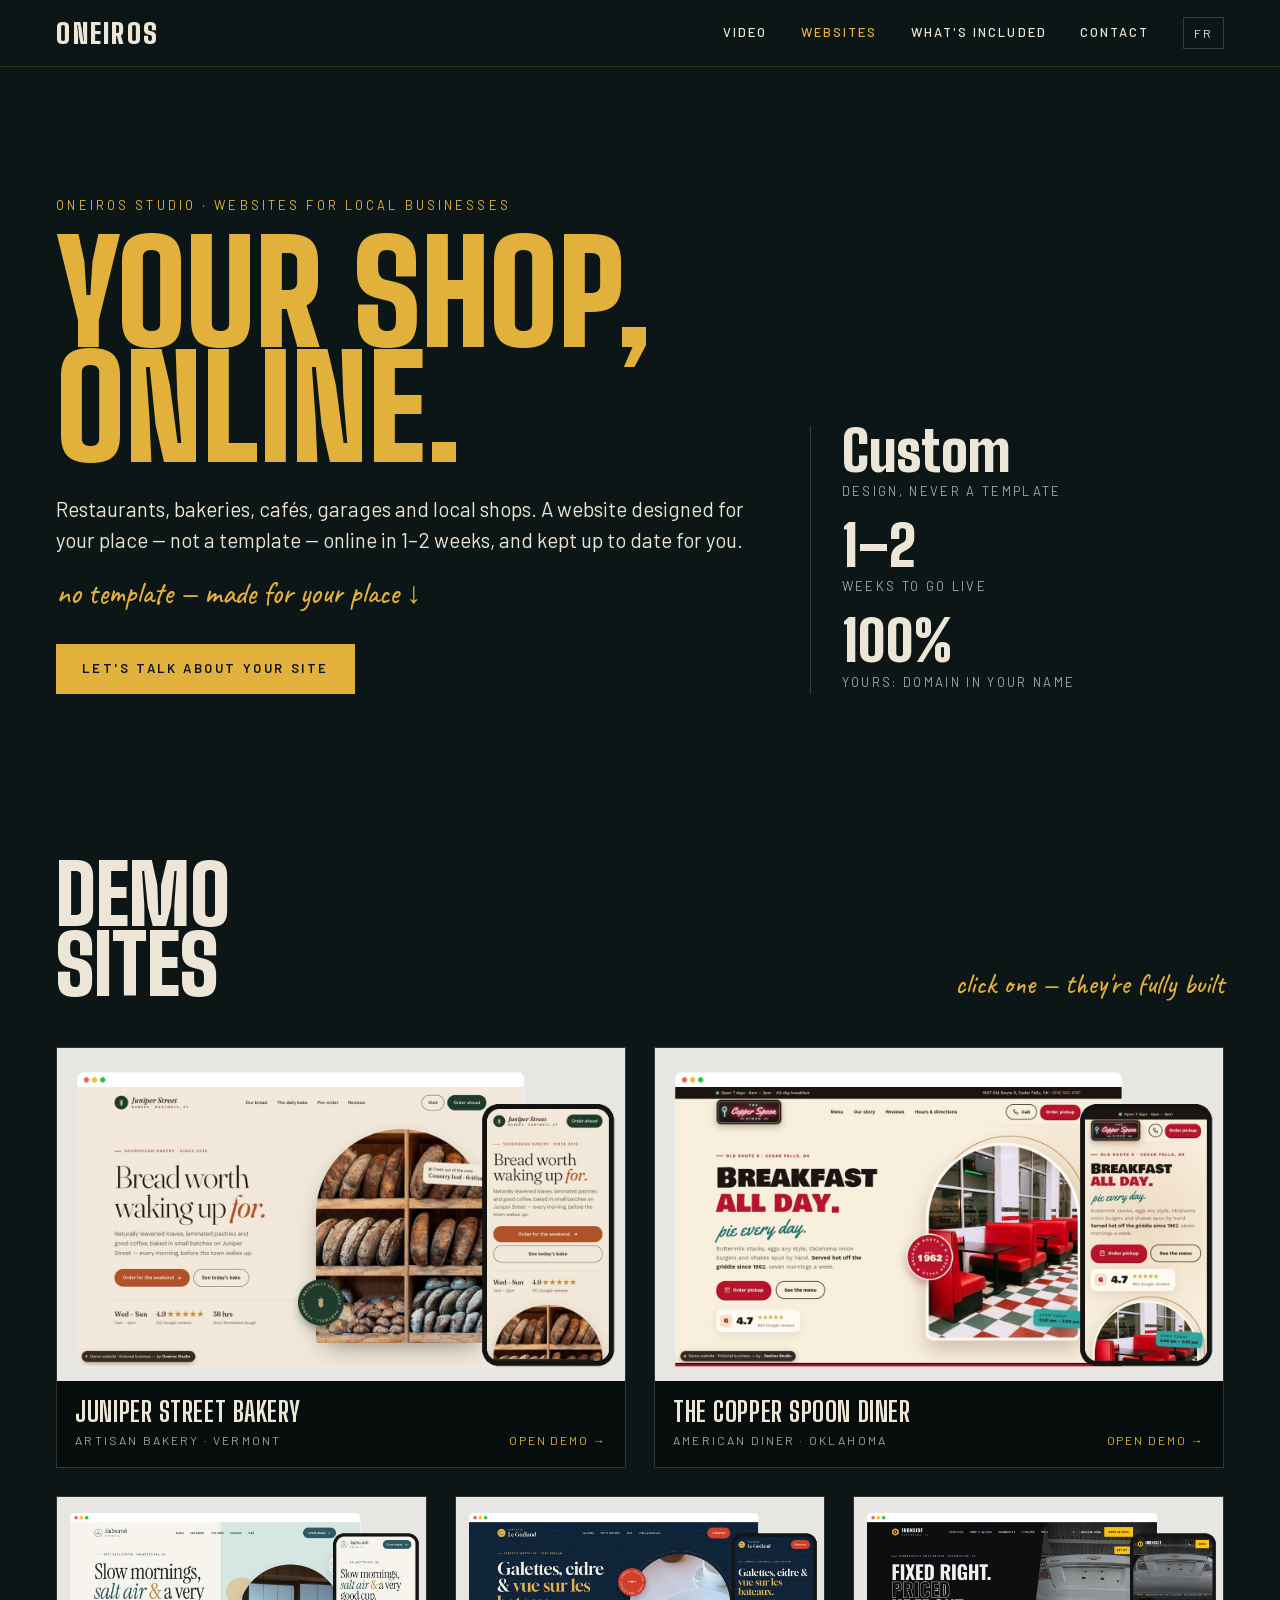
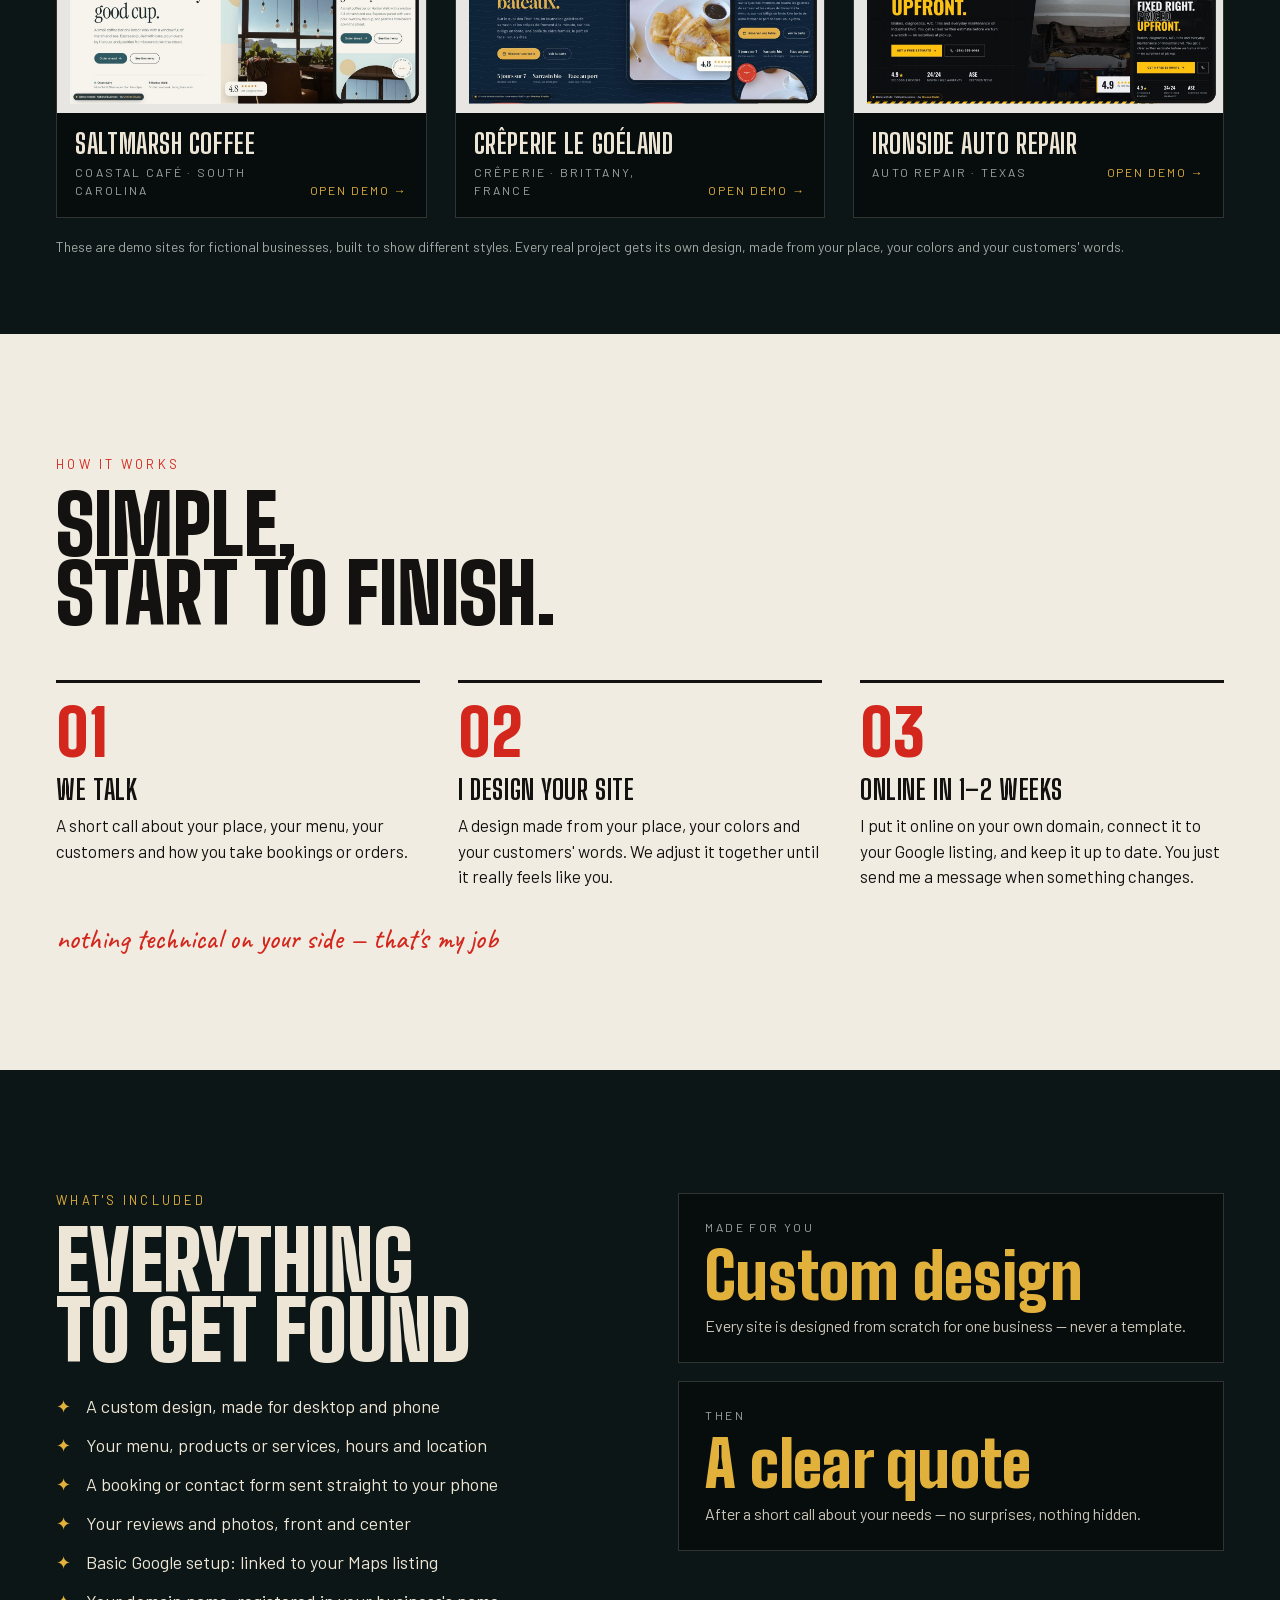
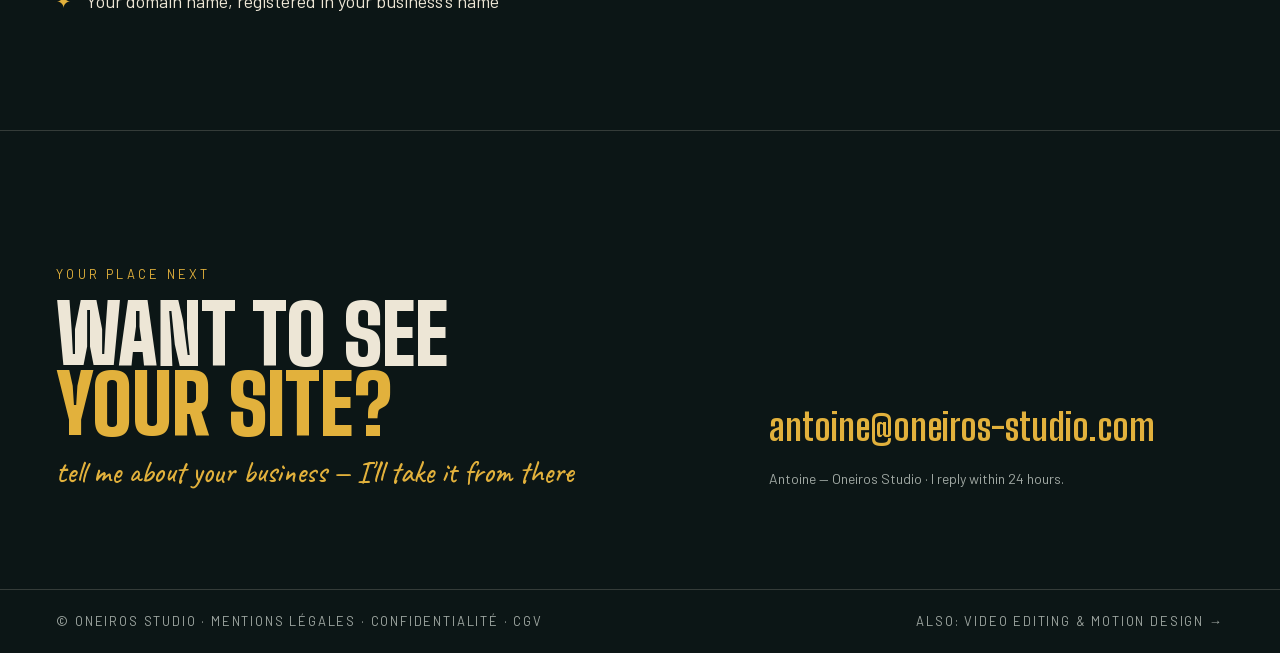
<file: web/index.html>
<!doctype html>
<html lang="en">
<head>
<meta charset="utf-8">
<meta name="viewport" content="width=device-width, initial-scale=1">
<title>Oneiros Studio — Websites for local businesses</title>
<meta name="description" content="Oneiros Studio designs websites for restaurants, bakeries, cafés and local shops. Custom websites, online in 1–2 weeks and kept up to date for you.">
<meta property="og:title" content="Oneiros Studio — Websites for local businesses">
<meta property="og:description" content="Restaurants, bakeries, cafés, garages: a website made for your place.">
<meta property="og:image" content="https://oneiros-studio.com/web/demos/juniper-bakery/apercu.jpg">
<meta property="og:type" content="website">
<meta name="theme-color" content="#0C1616">
<link rel="icon" href="../assets/seal.svg" type="image/svg+xml">
<link rel="stylesheet" href="../assets/fonts/web.css">
<style>
:root{
  --night:#0C1616; --night-2:#070D0D; --cream:#EDE6D6; --paper:#F1ECE1; --ink:#141210;
  --gold:#E2B13C; --red:#D3271D; --muted:#9FA7A2; --line:rgba(237,230,214,.18);
  --display:"Big Shoulders Display",Impact,sans-serif; --body:"Barlow",Helvetica,Arial,sans-serif; --hand:"Caveat",cursive;
  --pad:clamp(16px,4.4vw,64px);
}
*{box-sizing:border-box;margin:0;padding:0}
html{scroll-behavior:smooth;-webkit-text-size-adjust:100%}
body{background:var(--night);color:var(--cream);font-family:var(--body);font-size:18px;line-height:1.5;-webkit-font-smoothing:antialiased;overflow-x:hidden}
a{color:inherit}
img{display:block;max-width:100%}
.wrap{max-width:1360px;margin:0 auto;padding:0 var(--pad)}
section{scroll-margin-top:70px}
header{position:fixed;left:0;right:0;top:0;z-index:20;background:linear-gradient(180deg,rgba(12,22,22,.92),rgba(12,22,22,.6));backdrop-filter:blur(8px);-webkit-backdrop-filter:blur(8px);border-bottom:1px solid rgba(226,177,60,.18)}
.bar{display:flex;align-items:center;justify-content:space-between;height:66px;gap:16px}
.brand{font-family:var(--display);font-weight:900;font-size:28px;letter-spacing:.08em;text-decoration:none}
nav{display:flex;align-items:center;gap:clamp(14px,2.6vw,34px)}
nav a{text-decoration:none;font-size:13px;font-weight:500;letter-spacing:.16em;text-transform:uppercase;transition:color .2s}
nav a:hover,nav a.on{color:var(--gold)}
.hand{font-family:var(--hand);color:var(--gold);font-weight:500;line-height:1.1}
.lang{border:1px solid var(--line);background:none;color:var(--cream);font:inherit;font-size:12px;letter-spacing:.16em;padding:6px 10px;cursor:pointer}
.lang:hover{border-color:var(--gold);color:var(--gold)}
.eyebrow{font-size:13px;letter-spacing:.24em;text-transform:uppercase;color:var(--gold)}
h1{font-family:var(--display);font-weight:900;font-size:clamp(64px,11vw,168px);line-height:.82;color:var(--gold);text-transform:uppercase}
h2{font-family:var(--display);font-weight:900;font-size:clamp(46px,6.4vw,92px);line-height:.85;text-transform:uppercase}
h3{font-family:var(--display);font-weight:700;font-size:28px;line-height:1;text-transform:uppercase;letter-spacing:.02em}

/* hero */
.hero{padding:clamp(120px,15vw,190px) 0 clamp(50px,7vw,90px);position:relative}
.hero .wrap{display:grid;grid-template-columns:1.25fr .75fr;gap:clamp(24px,5vw,80px);align-items:end}
.hero p.lead{font-size:clamp(19px,1.6vw,22px);max-width:34em;margin-top:28px;color:var(--cream)}
.hero .note{font-size:30px;margin-top:22px;display:block}
.hero .side{border-left:1px solid var(--line);padding-left:clamp(18px,2.4vw,34px);display:grid;gap:18px}
.stat b{display:block;font-family:var(--display);font-weight:900;font-size:56px;line-height:.9;color:var(--cream)}
.stat span{font-size:13px;letter-spacing:.18em;text-transform:uppercase;color:var(--muted)}
.cta{display:inline-flex;align-items:center;gap:12px;margin-top:34px;font-size:13px;font-weight:600;letter-spacing:.2em;text-transform:uppercase;color:var(--night);background:var(--gold);padding:15px 26px;text-decoration:none;transition:transform .2s}
.cta:hover{transform:translateY(-2px)}

/* demos */
.demos{padding:clamp(40px,6vw,80px) 0}
.head{display:flex;justify-content:space-between;align-items:end;gap:20px;flex-wrap:wrap;margin-bottom:clamp(28px,4vw,48px)}
.head .hand{font-size:28px}
.grid{display:grid;grid-template-columns:repeat(6,1fr);gap:clamp(16px,2.2vw,30px)}
.demo{grid-column:span 2;text-decoration:none;display:block;background:var(--night-2);border:1px solid var(--line);transition:transform .3s,border-color .3s}
.demo:nth-child(1),.demo:nth-child(2){grid-column:span 3}
.demo:hover{transform:translateY(-4px) rotate(-.4deg);border-color:var(--gold)}
.demo .shot{aspect-ratio:1400/820;overflow:hidden;background:#111}
.demo .shot img{width:100%;height:100%;object-fit:cover;transition:transform .6s}
.demo:hover .shot img{transform:scale(1.03)}
.demo .meta{padding:16px 18px 18px;display:flex;justify-content:space-between;align-items:end;gap:12px}
.demo .meta span{display:block;font-size:12px;letter-spacing:.18em;text-transform:uppercase;color:var(--muted);margin-top:6px}
.demo .meta i{font-style:normal;font-size:12px;letter-spacing:.16em;text-transform:uppercase;color:var(--gold);white-space:nowrap}
.disclaim{margin-top:18px;font-size:14px;color:var(--muted)}

/* process */
.process{padding:clamp(70px,9vw,120px) 0;background:var(--paper);color:var(--ink)}
.process .eyebrow{color:var(--red)}
.steps{display:grid;grid-template-columns:repeat(3,1fr);gap:clamp(18px,3vw,44px);margin-top:clamp(30px,4vw,54px);counter-reset:s}
.step{border-top:3px solid var(--ink);padding-top:18px}
.step::before{counter-increment:s;content:"0" counter(s);font-family:var(--display);font-weight:900;font-size:64px;line-height:1;color:var(--red);display:block;margin-bottom:10px}
.step p{margin-top:10px;font-size:17px}
.process .hand{color:var(--red);font-size:28px;display:block;margin-top:34px}

/* included + pricing */
.offer{padding:clamp(70px,9vw,120px) 0}
.offer .wrap{display:grid;grid-template-columns:1fr 1fr;gap:clamp(30px,6vw,90px)}
.incl{list-style:none;margin-top:28px;display:grid;gap:12px}
.incl li{padding-left:30px;position:relative;font-size:18px}
.incl li::before{content:"✦";position:absolute;left:0;color:var(--gold)}
.prices{display:grid;gap:18px;align-content:start;margin-top:8px}
.price{border:1px solid var(--line);padding:24px 26px;background:var(--night-2)}
.price .lbl{font-size:12px;letter-spacing:.2em;text-transform:uppercase;color:var(--muted)}
.price .amt{font-family:var(--display);font-weight:900;font-size:clamp(46px,5vw,64px);line-height:1;color:var(--gold);margin:8px 0 6px}
.price p{font-size:16px;color:var(--cream);opacity:.85}

/* contact */
.contact{padding:clamp(80px,10vw,130px) 0 clamp(60px,8vw,100px);border-top:1px solid var(--line)}
.contact .wrap{display:grid;grid-template-columns:1.2fr .8fr;gap:30px;align-items:end}
.contact h2 span{color:var(--gold)}
.contact .hand{font-size:30px;display:block;margin-top:16px}
.mail{display:block;font-family:var(--display);font-weight:700;font-size:clamp(26px,3vw,40px);text-decoration:none;color:var(--gold);word-break:break-all;margin-top:10px}
.mail:hover{text-decoration:underline}
.contact .small{font-size:14px;color:var(--muted);margin-top:12px}
footer{border-top:1px solid var(--line);padding:22px 0;color:var(--muted);font-size:13px;letter-spacing:.14em;text-transform:uppercase}
footer .wrap{display:flex;justify-content:space-between;gap:12px;flex-wrap:wrap}
footer a{text-decoration:none}footer a:hover{color:var(--gold)}

@media (max-width:900px){
  .hero .wrap,.offer .wrap,.contact .wrap{grid-template-columns:1fr}
  .hero .side{border-left:none;border-top:1px solid var(--line);padding:22px 0 0;grid-template-columns:repeat(3,1fr)}
  .stat b{font-size:40px}
  .grid{grid-template-columns:1fr}
  .demo,.demo:nth-child(1),.demo:nth-child(2){grid-column:auto}
  .steps{grid-template-columns:1fr}
}
@media (max-width:560px){
  nav .opt,nav .hand{display:none}
  .hero .side{grid-template-columns:1fr 1fr}
  .stat span{letter-spacing:.1em}
  .demo .meta{flex-direction:column;align-items:flex-start}
}
@media (prefers-reduced-motion:reduce){*{transition:none!important;scroll-behavior:auto!important}}
</style>
</head>
<body>
<header>
  <div class="wrap bar">
    <a class="brand" href="../" aria-label="Oneiros Studio">ONEIROS</a>
    <nav>
      <a class="opt" href="../#work" data-i18n="nav_video">Video</a>
      <a class="on" href="#demos" data-i18n="nav_web">Websites</a>
      <a class="opt" href="#included" data-i18n="nav_incl">What's included</a>
      <a href="#contact" data-i18n="nav_contact">Contact</a>
      <button class="lang" id="lang" aria-label="Switch language">FR</button>
    </nav>
  </div>
</header>

<main>
  <section class="hero">
    <div class="wrap">
      <div>
        <span class="eyebrow" data-i18n="eyebrow">Oneiros Studio · websites for local businesses</span>
        <h1 data-i18n-html="h1" style="margin-top:18px">Your shop,<br>online.</h1>
        <p class="lead" data-i18n="lead">Restaurants, bakeries, cafés, garages and local shops. A website designed for your place — not a template — online in 1–2 weeks, and kept up to date for you.</p>
        <span class="hand note" data-i18n="note">no template — made for your place ↓</span>
        <a class="cta" href="#contact" data-i18n="cta">Let's talk about your site</a>
      </div>
      <div class="side">
        <div class="stat"><b data-i18n="s1b">Custom</b><span data-i18n="s1">design, never a template</span></div>
        <div class="stat"><b data-i18n="s2b">1–2</b><span data-i18n="s2">weeks to go live</span></div>
        <div class="stat"><b data-i18n="s3b">100%</b><span data-i18n="s3">yours: domain in your name</span></div>
      </div>
    </div>
  </section>

  <section class="demos" id="demos">
    <div class="wrap">
      <div class="head">
        <h2 data-i18n-html="demos_h">Demo<br>sites</h2>
        <span class="hand" data-i18n="demos_note">click one — they're fully built</span>
      </div>
      <div class="grid">
        <a class="demo" href="demos/juniper-bakery/"><div class="shot"><img loading="lazy" src="demos/juniper-bakery/apercu.jpg" alt="Juniper Street Bakery demo website"></div><div class="meta"><div><h3>Juniper Street Bakery</h3><span data-i18n="t_bakery">Artisan bakery · Vermont</span></div><i data-i18n="open">Open demo →</i></div></a>
        <a class="demo" href="demos/copper-spoon-diner/"><div class="shot"><img loading="lazy" src="demos/copper-spoon-diner/apercu.jpg" alt="The Copper Spoon Diner demo website"></div><div class="meta"><div><h3>The Copper Spoon Diner</h3><span data-i18n="t_diner">American diner · Oklahoma</span></div><i data-i18n="open">Open demo →</i></div></a>
        <a class="demo" href="demos/saltmarsh-coffee/"><div class="shot"><img loading="lazy" src="demos/saltmarsh-coffee/apercu.jpg" alt="Saltmarsh Coffee Co. demo website"></div><div class="meta"><div><h3>Saltmarsh Coffee</h3><span data-i18n="t_coffee">Coastal café · South Carolina</span></div><i data-i18n="open">Open demo →</i></div></a>
        <a class="demo" href="demos/creperie-le-goeland/"><div class="shot"><img loading="lazy" src="demos/creperie-le-goeland/apercu.jpg" alt="Crêperie Le Goéland demo website"></div><div class="meta"><div><h3>Crêperie Le Goéland</h3><span data-i18n="t_creperie">Crêperie · Brittany, France</span></div><i data-i18n="open">Open demo →</i></div></a>
        <a class="demo" href="demos/ironside-auto/"><div class="shot"><img loading="lazy" src="demos/ironside-auto/apercu.jpg" alt="Ironside Auto Repair demo website"></div><div class="meta"><div><h3>Ironside Auto Repair</h3><span data-i18n="t_garage">Auto repair · Texas</span></div><i data-i18n="open">Open demo →</i></div></a>
      </div>
      <p class="disclaim" data-i18n="disclaim">These are demo sites for fictional businesses, built to show different styles. Every real project gets its own design, made from your place, your colors and your customers' words.</p>
    </div>
  </section>

  <section class="process">
    <div class="wrap">
      <span class="eyebrow" data-i18n="proc_e">How it works</span>
      <h2 data-i18n-html="proc_h" style="margin-top:14px">Simple,<br>start to finish.</h2>
      <div class="steps">
        <div class="step"><h3 data-i18n="p1h">We talk</h3><p data-i18n="p1">A short call about your place, your menu, your customers and how you take bookings or orders.</p></div>
        <div class="step"><h3 data-i18n="p2h">I design your site</h3><p data-i18n="p2">A design made from your place, your colors and your customers' words. We adjust it together until it really feels like you.</p></div>
        <div class="step"><h3 data-i18n="p3h">Online in 1–2 weeks</h3><p data-i18n="p3">I put it online on your own domain, connect it to your Google listing, and keep it up to date. You just send me a message when something changes.</p></div>
      </div>
      <span class="hand" data-i18n="proc_note">nothing technical on your side — that's my job</span>
    </div>
  </section>

  <section class="offer" id="included">
    <div class="wrap">
      <div>
        <span class="eyebrow" data-i18n="inc_e">What's included</span>
        <h2 data-i18n-html="inc_h" style="margin-top:14px">Everything<br>to get found</h2>
        <ul class="incl">
          <li data-i18n="i1">A custom design, made for desktop and phone</li>
          <li data-i18n="i2">Your menu, products or services, hours and location</li>
          <li data-i18n="i3">A booking or contact form sent straight to your phone</li>
          <li data-i18n="i4">Your reviews and photos, front and center</li>
          <li data-i18n="i5">Basic Google setup: linked to your Maps listing</li>
          <li data-i18n="i6">Your domain name, registered in your business's name</li>
        </ul>
      </div>
      <div class="prices">
        <div class="price"><div class="lbl" data-i18n="fr1l">Made for you</div><div class="amt" data-i18n="fr1a">Custom design</div><p data-i18n="fr1p">Every site is designed from scratch for one business — never a template.</p></div>
        <div class="price"><div class="lbl" data-i18n="fr2l">Then</div><div class="amt" data-i18n="fr2a">A clear quote</div><p data-i18n="fr2p">After a short call about your needs — no surprises, nothing hidden.</p></div>
      </div>
    
    </div>
  </section>

  <section class="contact" id="contact">
    <div class="wrap">
      <div>
        <span class="eyebrow" data-i18n="c_e">Your place next</span>
        <h2 data-i18n-html="c_h" style="margin-top:14px">Want to see<br><span>your site?</span></h2>
        <span class="hand" data-i18n="c_note">tell me about your business — I'll take it from there</span>
      </div>
      <div>
        <a class="mail" href="mailto:antoine@oneiros-studio.com">antoine@oneiros-studio.com</a>
        <p class="small" data-i18n="c_small">Antoine — Oneiros Studio · I reply within 24 hours.</p>
      </div>
    </div>
  </section>
</main>

<footer><div class="wrap"><span>© Oneiros Studio · <a href="../mentions-legales.html" style="color:inherit">Mentions légales</a> · <a href="../politique-de-confidentialite.html" style="color:inherit">Confidentialité</a> · <a href="../assets/CGV-Oneiros-Studio.pdf" style="color:inherit">CGV</a></span><a href="../" data-i18n="foot">Also: video editing &amp; motion design →</a></div></footer>

<script>
const T={
 en:{},
 fr:{
  nav_video:"Vidéo",nav_web:"Sites web",nav_incl:"Ce qui est inclus",nav_contact:"Contact",
  eyebrow:"Oneiros Studio · sites pour commerces",
  h1:"Votre commerce,<br>en ligne.",
  lead:"Restaurants, boulangeries, cafés, garages et commerces de proximité. Un site pensé pour votre commerce — pas un modèle tout fait — en ligne en 1 à 2 semaines, et tenu à jour pour vous.",
  note:"pas de modèle — fait pour votre commerce ↓",cta:"Parlons de votre site",
  s1b:"Sur mesure",s1:"design, jamais de modèle",s2b:"1–2",s2:"semaines pour la mise en ligne",s3b:"100 %",s3:"à vous : domaine à votre nom",
  demos_h:"Sites de<br>démo",demos_note:"cliquez — ils sont entièrement construits",
  t_bakery:"Boulangerie artisanale · Vermont",t_diner:"Diner américain · Oklahoma",t_coffee:"Café en bord de mer · Caroline du Sud",t_creperie:"Crêperie · Bretagne",t_garage:"Garage · Texas",
  open:"Voir la démo →",
  disclaim:"Ce sont des sites de démonstration pour des commerces fictifs, faits pour montrer différents styles. Chaque vrai projet a son propre design, créé à partir de votre lieu, de vos couleurs et des mots de vos clients.",
  proc_e:"Comment ça marche",proc_h:"Simple,<br>du début à la fin.",
  p1h:"On en parle",p1:"Un court appel : votre commerce, votre carte, vos clients, votre façon de prendre les réservations ou les commandes.",
  p2h:"Je crée votre site",p2:"Un design fait à partir de votre lieu, de vos couleurs et des mots de vos clients. On l'ajuste ensemble jusqu'à ce qu'il vous ressemble vraiment.",
  p3h:"En ligne en 1 à 2 semaines",p3:"Je le mets en ligne sur votre propre nom de domaine, je le relie à votre fiche Google et je le tiens à jour. Vous m'envoyez simplement un message quand quelque chose change.",
  proc_note:"rien de technique pour vous — c'est mon métier",
  inc_e:"Ce qui est inclus",inc_h:"Tout pour<br>être trouvé",
  i1:"Un design sur mesure, pour ordinateur et téléphone",i2:"Votre carte, vos produits ou services, horaires et accès",i3:"Un formulaire de réservation ou de contact envoyé sur votre téléphone",i4:"Vos avis et vos photos mis en avant",i5:"Référencement Google de base : lien avec votre fiche Maps",i6:"Votre nom de domaine, enregistré au nom de votre société",
  fr1l:"Fait pour vous",fr1a:"Design sur mesure",fr1p:"Chaque site est conçu de zéro pour un seul commerce — jamais un modèle.",
  fr2l:"Ensuite",fr2a:"Un devis clair",fr2p:"Après un court appel sur vos besoins — sans surprise, rien de caché.",
  c_e:"Votre commerce, ensuite",c_h:"Envie de voir<br><span>votre site ?</span>",c_note:"parlez-moi de votre commerce — je m'occupe du reste",
  c_small:"Antoine — Oneiros Studio · Réponse sous 24 heures.",foot:"Aussi : montage vidéo & motion design →"
 }
};
document.querySelectorAll("[data-i18n],[data-i18n-html]").forEach(el=>{const k=el.dataset.i18n||el.dataset.i18nHtml;T.en[k]=el.innerHTML;});
let lang=(navigator.language||"en").slice(0,2)==="fr"?"fr":"en";
try{const s=localStorage.getItem("lang");if(s==="fr"||s==="en")lang=s;}catch(e){}
function apply(){
  document.documentElement.lang=lang;
  document.querySelectorAll("[data-i18n],[data-i18n-html]").forEach(el=>{const k=el.dataset.i18n||el.dataset.i18nHtml;const v=T[lang][k];if(v!==undefined)el.innerHTML=v;});
  document.getElementById("lang").textContent=lang==="fr"?"EN":"FR";
  document.title=lang==="fr"?"Oneiros Studio — Sites internet pour commerces":"Oneiros Studio — Websites for local businesses";
}
document.getElementById("lang").addEventListener("click",()=>{lang=lang==="fr"?"en":"fr";try{localStorage.setItem("lang",lang)}catch(e){}apply();});
apply();
</script>
</body>
</html>
</file>
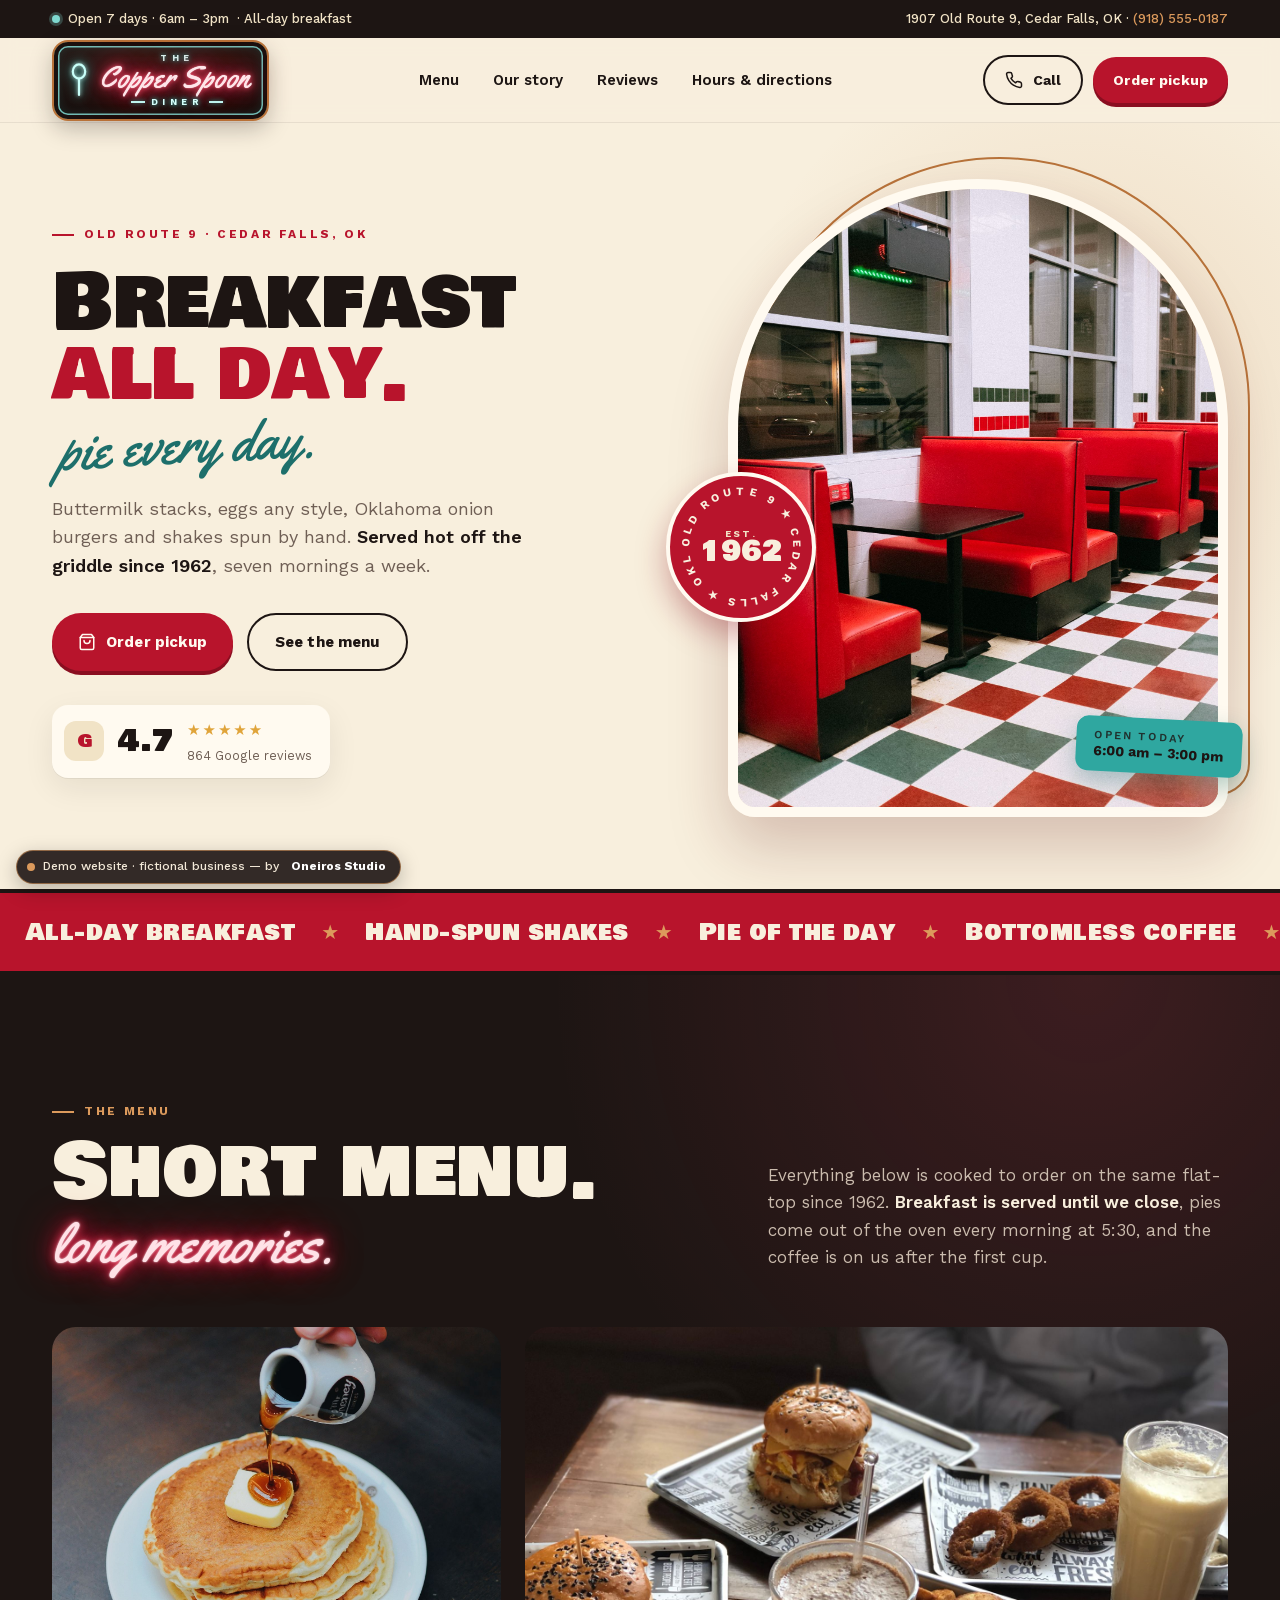
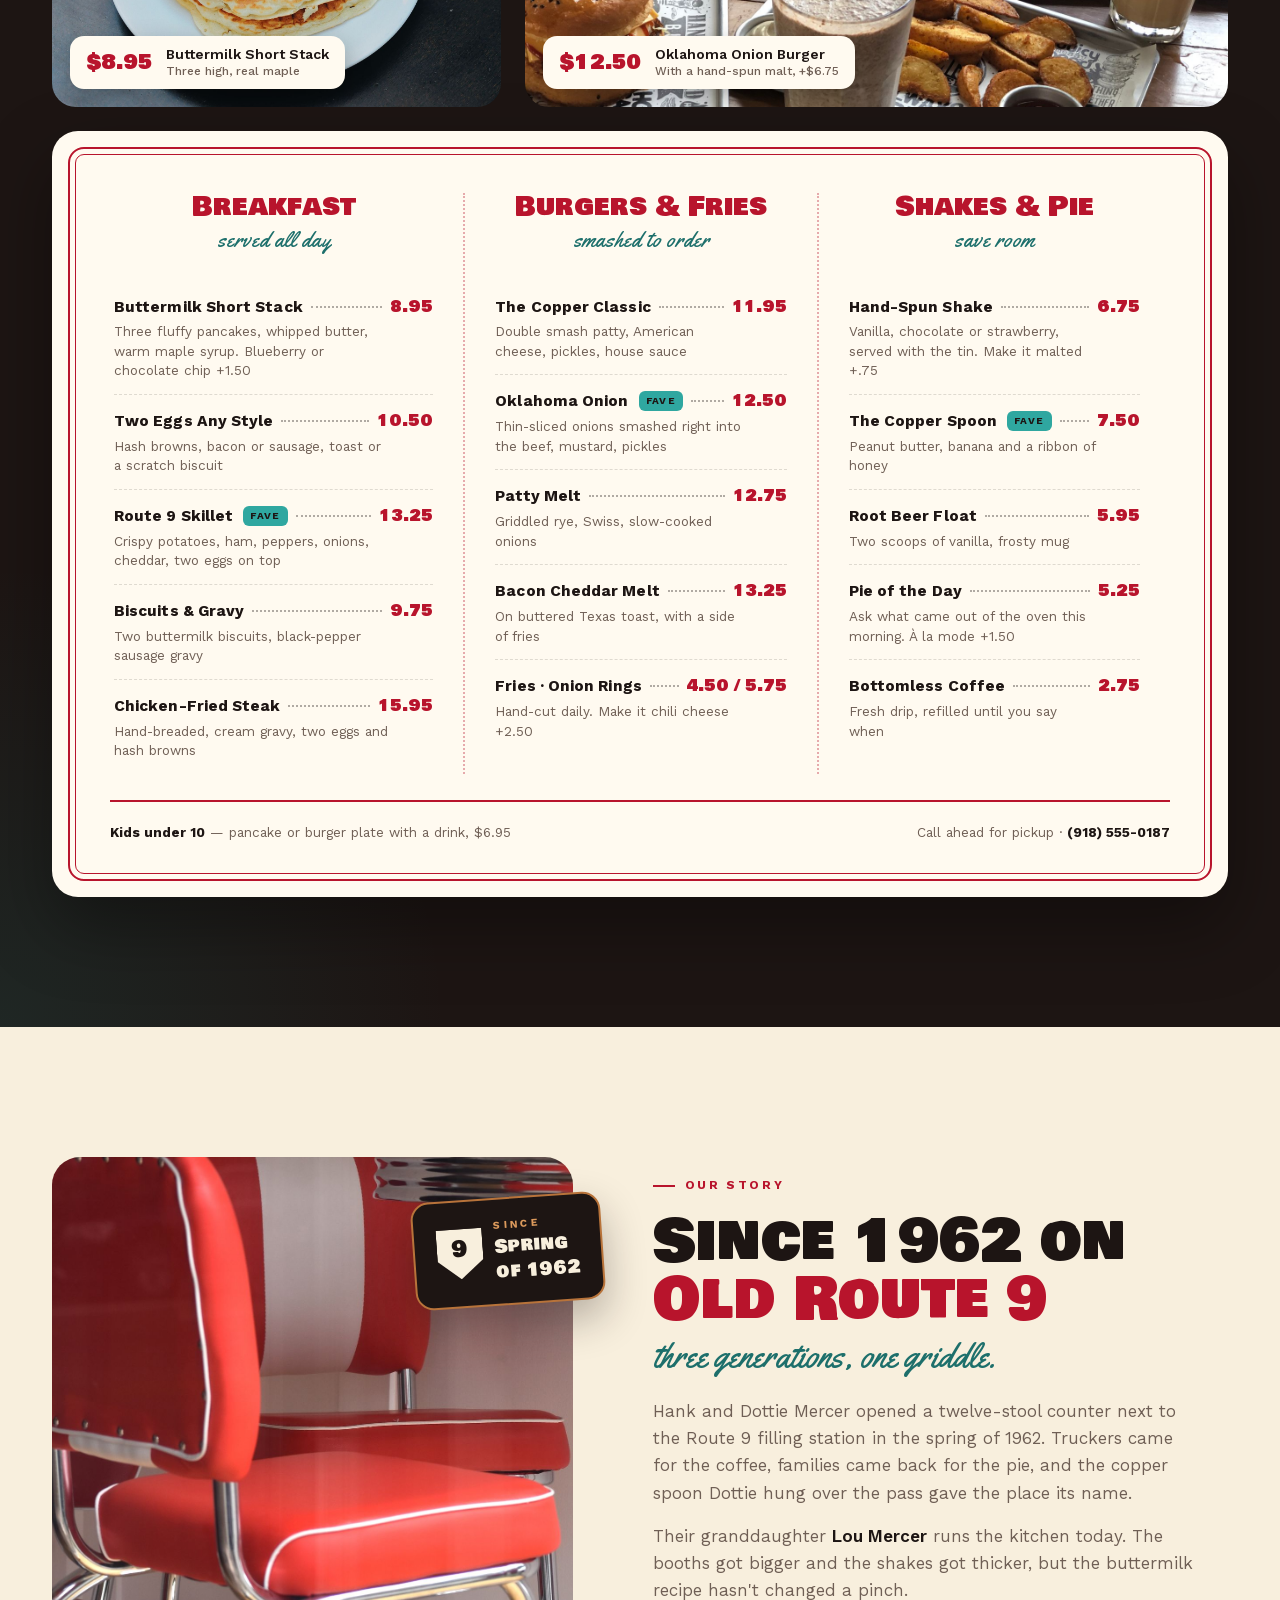
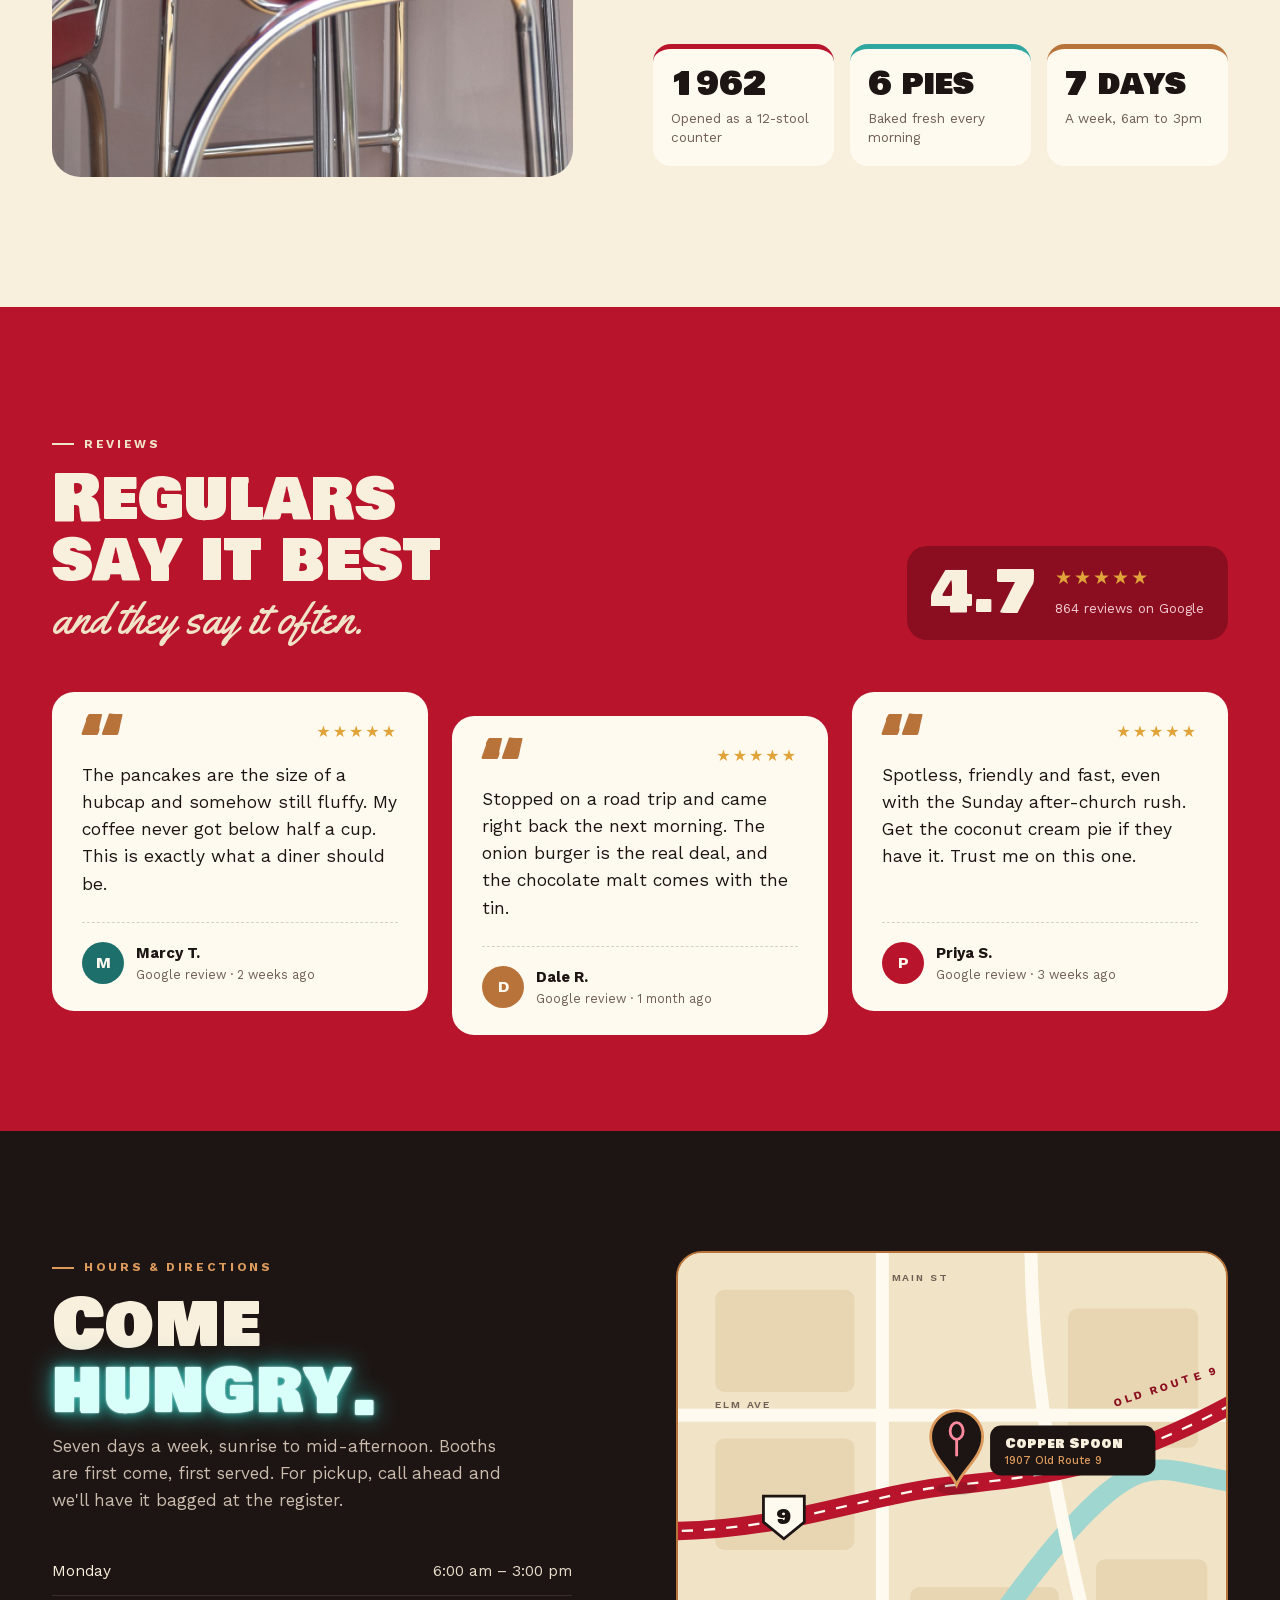
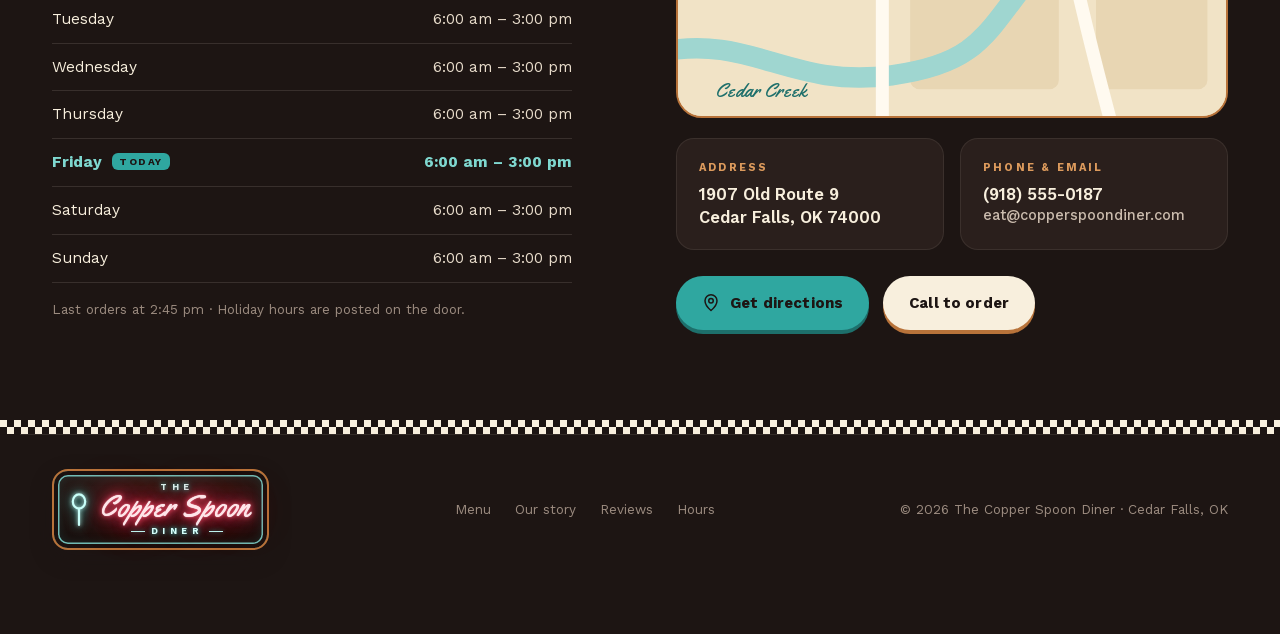
<file: web/demos/copper-spoon-diner/index.html>
<!doctype html>
<html lang="en">
<head>
<meta charset="utf-8">
<meta name="viewport" content="width=device-width, initial-scale=1">
<meta name="robots" content="noindex">
<title>The Copper Spoon Diner — Demo by Oneiros Studio</title>
<meta name="description" content="Demo website for a fictional business. The Copper Spoon Diner: all-day breakfast, smash burgers, hand-spun shakes and pie on Old Route 9, Cedar Falls, OK.">
<link rel="stylesheet" href="../../../assets/fonts/web-demos-copper-spoon-diner.css">
<style>
:root{
  --cherry:#b8142c; --cherry-dk:#8a0e20; --cherry-lt:#e2394f;
  --cream:#f8efdd; --cream-2:#f1e3c6; --paper:#fffaf0;
  --copper:#b8733a; --copper-lt:#dc9a5c; --copper-dk:#8c5426;
  --teal:#2fa7a0; --teal-lt:#7fd8d0; --teal-dk:#1d6f6b;
  --ink:#1d1513; --ink-2:#2a1f1c; --muted:#6f5f55;
  --neon:#ff4d6d;
  --checker:24px;
}
*{box-sizing:border-box;margin:0;padding:0}
html{scroll-behavior:smooth}
body{background:var(--cream);color:var(--ink);font-family:"Work Sans",system-ui,sans-serif;font-size:16px;line-height:1.6;-webkit-font-smoothing:antialiased;overflow-x:hidden}
img{display:block;max-width:100%}
a{color:inherit;text-decoration:none}
.wrap{max-width:1240px;margin:0 auto;padding:0 32px}
.display{font-family:"Bowlby One SC",Impact,sans-serif;font-weight:400;letter-spacing:.005em}
.script{font-family:Yellowtail,cursive;font-weight:400}
.label{display:inline-flex;align-items:center;gap:10px;font-size:12px;letter-spacing:.22em;text-transform:uppercase;font-weight:700;color:var(--cherry)}
.label::before{content:"";width:22px;height:2px;background:currentColor}
.checker{height:var(--checker);background:repeating-conic-gradient(var(--ink) 0 25%,var(--cream) 0 50%) 0 0/var(--checker) var(--checker)}
.checker.sm{--checker:14px}

/* ---------- buttons ---------- */
.btn{display:inline-flex;align-items:center;justify-content:center;gap:10px;padding:15px 26px;border-radius:999px;font-weight:700;font-size:15px;letter-spacing:.01em;white-space:nowrap;transition:transform .2s ease,box-shadow .2s ease,background .2s}
.btn svg{width:18px;height:18px;flex:none}
.btn-red{background:var(--cherry);color:var(--paper);box-shadow:0 4px 0 var(--cherry-dk)}
.btn-red:hover{transform:translateY(-2px);box-shadow:0 6px 0 var(--cherry-dk)}
.btn-ghost{border:2px solid var(--ink);color:var(--ink)}
.btn-ghost:hover{background:var(--ink);color:var(--cream)}
.btn-cream{background:var(--cream);color:var(--ink);box-shadow:0 4px 0 var(--copper)}
.btn-teal{background:var(--teal);color:var(--ink);box-shadow:0 4px 0 var(--teal-dk)}

/* ---------- neon sign logo ---------- */
.sign{display:inline-flex;align-items:center;gap:10px;background:radial-gradient(120% 140% at 50% 0%,#33231f 0%,#1a110f 70%);border:2px solid var(--copper);border-radius:16px;padding:12px 18px 12px 14px;box-shadow:inset 0 0 0 4px #1a110f,inset 0 0 0 5.5px rgba(127,216,208,.85),inset 0 0 14px rgba(47,167,160,.35),0 8px 22px rgba(29,21,19,.25);white-space:nowrap;position:relative}
.sign .spoon{width:22px;height:34px;flex:none;filter:drop-shadow(0 0 2px #bff4ef) drop-shadow(0 0 6px var(--teal))}
.sign .words{display:flex;flex-direction:column;align-items:center;line-height:1}
.sign .the,.sign .diner{font-family:"Work Sans",sans-serif;font-weight:700;font-size:9px;letter-spacing:.5em;color:#d6fffb;text-shadow:0 0 4px var(--teal),0 0 9px rgba(47,167,160,.8);padding-left:.5em;text-transform:uppercase}
.sign .diner{display:flex;align-items:center;gap:6px;letter-spacing:.5em}
.sign .diner::before,.sign .diner::after{content:"";width:14px;height:1.5px;background:#bff4ef;box-shadow:0 0 5px var(--teal)}
.sign .diner::before{margin-right:.0em}
.sign .name{font-family:Yellowtail,cursive;font-size:30px;color:#ffe5e9;line-height:.9;margin:1px 0 7px;text-shadow:0 0 1px #fff,0 0 5px var(--neon),0 0 12px var(--neon),0 0 24px #e4103a,0 0 40px #c80f33;animation:flicker 7s infinite}
@keyframes flicker{0%,91%,100%{opacity:1}92%{opacity:.55}93%{opacity:1}95%{opacity:.7}96%{opacity:1}}

/* ---------- header ---------- */
.topbar{background:var(--ink);color:var(--cream-2);font-size:13px;font-weight:500}
.topbar .wrap{display:flex;justify-content:space-between;align-items:center;height:38px;gap:16px}
.topbar .open{display:inline-flex;align-items:center;gap:8px}
.topbar .dot{width:8px;height:8px;border-radius:50%;background:var(--teal-lt);box-shadow:0 0 0 3px rgba(127,216,208,.25)}
.topbar a{color:var(--copper-lt)}
header.site{position:sticky;top:0;z-index:30;background:rgba(248,239,221,.94);backdrop-filter:blur(8px);-webkit-backdrop-filter:blur(8px);border-bottom:1px solid rgba(29,21,19,.08)}
header.site nav{display:flex;align-items:center;justify-content:space-between;gap:24px;height:84px}
.links{display:flex;gap:34px;font-weight:600;font-size:15px}
.links a{position:relative;padding:4px 0}
.links a::after{content:"";position:absolute;left:0;right:100%;bottom:-2px;height:2px;background:var(--cherry);transition:right .25s}
.links a:hover::after{right:0}
.actions{display:flex;gap:10px;align-items:center}
.actions .btn{padding:12px 20px;font-size:14px}
.btn-call{border:2px solid var(--ink)}
.btn-call:hover{background:var(--ink);color:var(--cream)}

/* ---------- hero ---------- */
.hero{position:relative;overflow:hidden}
.hero::before{content:"";position:absolute;right:-180px;top:-120px;width:760px;height:760px;border-radius:50%;background:radial-gradient(circle,rgba(184,115,58,.16),rgba(184,115,58,0) 65%);pointer-events:none}
.hero .wrap{display:grid;grid-template-columns:1.08fr .92fr;gap:56px;align-items:center;padding-top:56px;padding-bottom:72px;position:relative}
.hero h1{font-family:"Bowlby One SC";font-weight:400;font-size:clamp(46px,6.1vw,92px);line-height:.92;letter-spacing:-.005em;color:var(--ink);margin:22px 0 4px}
.hero h1 .red{color:var(--cherry)}
.hero .script-line{font-family:Yellowtail;font-size:clamp(38px,4.4vw,64px);color:var(--teal-dk);line-height:1;transform:rotate(-3deg);display:inline-block;margin:2px 0 22px 6px}
.hero p.lede{font-size:18px;color:var(--muted);max-width:500px}
.hero p.lede strong{color:var(--ink);font-weight:600}
.ctas{display:flex;gap:14px;flex-wrap:wrap;margin-top:32px}
.rating{display:inline-flex;align-items:center;gap:14px;margin-top:34px;padding:12px 18px 12px 12px;background:var(--paper);border-radius:16px;box-shadow:0 1px 0 rgba(29,21,19,.06),0 10px 30px rgba(29,21,19,.08)}
.rating .g{width:40px;height:40px;border-radius:12px;background:var(--cream-2);display:grid;place-items:center;font-family:"Bowlby One SC";color:var(--cherry);font-size:18px}
.rating strong{font-family:"Bowlby One SC";font-weight:400;font-size:30px;line-height:1}
.stars{color:#e0a43a;letter-spacing:2px;font-size:15px;line-height:1}
.rating small{display:block;font-size:12.5px;color:var(--muted);margin-top:3px}

.hero-visual{position:relative;justify-self:end;width:100%;max-width:500px}
.arch{position:relative;aspect-ratio:4/5.1;border-radius:260px 260px 28px 28px;overflow:hidden;border:10px solid var(--paper);box-shadow:0 30px 60px rgba(90,20,20,.22)}
.arch img{width:100%;height:100%;object-fit:cover;object-position:50% 68%}
.arch-ring{position:absolute;inset:-22px -22px auto auto;width:100%;height:100%;border:2px solid var(--copper);border-radius:270px 270px 34px 34px;z-index:-1}
.stamp{position:absolute;left:-62px;top:46%;width:150px;height:150px;border-radius:50%;background:var(--cherry);color:var(--cream);display:grid;place-items:center;box-shadow:0 14px 30px rgba(138,14,32,.35);border:4px solid var(--paper)}
.stamp svg.ring{position:absolute;inset:6px;width:calc(100% - 12px);height:calc(100% - 12px);animation:spin 26s linear infinite}
.stamp .core{display:flex;flex-direction:column;align-items:center;line-height:1}
.stamp .core b{font-family:"Bowlby One SC";font-weight:400;font-size:28px}
.stamp .core span{font-size:9.5px;letter-spacing:.24em;font-weight:700;text-transform:uppercase;color:var(--cream-2)}
@keyframes spin{to{transform:rotate(360deg)}}
.ticket{position:absolute;right:-14px;bottom:42px;background:var(--teal);color:var(--ink);padding:12px 18px;border-radius:12px;font-weight:700;font-size:14px;line-height:1.25;transform:rotate(3deg);box-shadow:0 10px 24px rgba(29,111,107,.35)}
.ticket small{display:block;font-weight:600;font-size:11px;letter-spacing:.18em;text-transform:uppercase;opacity:.8}

/* ---------- ticker ---------- */
.ticker{background:var(--cherry);color:var(--cream);overflow:hidden;white-space:nowrap;border-top:4px solid var(--ink);border-bottom:4px solid var(--ink)}
.ticker .track{display:inline-flex;align-items:center;padding:20px 0;animation:marquee 38s linear infinite}
.ticker span{font-family:"Bowlby One SC";font-size:24px;letter-spacing:.02em;padding:0 26px}
.ticker i{font-style:normal;color:var(--copper-lt);font-size:20px}
@keyframes marquee{to{transform:translateX(-50%)}}

/* ---------- menu ---------- */
.menu{background:var(--ink);color:var(--cream);padding:120px 0 130px;position:relative;overflow:hidden}
.menu::before{content:"";position:absolute;inset:0;background:radial-gradient(60% 50% at 85% 0%,rgba(255,77,109,.14),transparent 70%),radial-gradient(50% 40% at 0% 100%,rgba(47,167,160,.12),transparent 70%);pointer-events:none}
.menu .wrap{position:relative}
.menu-top{display:grid;grid-template-columns:1fr 1fr;gap:60px;align-items:end;margin-bottom:56px}
.menu .label{color:var(--copper-lt)}
.menu h2{font-family:"Bowlby One SC";font-weight:400;font-size:clamp(48px,6vw,88px);line-height:.95;margin-top:16px}
.menu h2 .neon{display:block;font-family:Yellowtail;font-size:.72em;color:#ffe2e7;letter-spacing:0;margin-top:8px;text-shadow:0 0 2px #fff,0 0 8px var(--neon),0 0 20px #e4103a,0 0 40px #c80f33}
.menu-top p{color:#cbbcae;font-size:17px;max-width:460px;justify-self:end}
.menu-top p b{color:var(--cream);font-weight:600}

.menu-photos{display:grid;grid-template-columns:.78fr 1.22fr;gap:24px;margin-bottom:24px}
.mphoto{position:relative;border-radius:24px;overflow:hidden;height:380px}
.mphoto img{width:100%;height:100%;object-fit:cover}
.mphoto.pancakes img{object-position:50% 62%}
.mphoto.burgers img{object-position:30% 60%}
.mphoto .tag{position:absolute;left:18px;bottom:18px;background:var(--paper);color:var(--ink);border-radius:14px;padding:10px 16px;display:flex;align-items:center;gap:14px;box-shadow:0 10px 26px rgba(0,0,0,.3)}
.mphoto .tag b{font-family:"Bowlby One SC";font-weight:400;font-size:20px;color:var(--cherry)}
.mphoto .tag span{font-weight:600;font-size:14px;line-height:1.25}
.mphoto .tag small{display:block;font-weight:500;font-size:12px;color:var(--muted)}

.menu-card{background:var(--paper);color:var(--ink);border-radius:26px;padding:16px;box-shadow:0 30px 70px rgba(0,0,0,.35)}
.menu-inner{border:2px solid var(--cherry);border-radius:16px;outline:1px solid var(--cherry);outline-offset:-8px;padding:44px 40px 36px;display:grid;grid-template-columns:repeat(3,1fr);gap:0}
.col{padding:0 30px}
.col + .col{border-left:2px dotted rgba(184,20,44,.35)}
.col:first-child{padding-left:4px}.col:last-child{padding-right:4px}
.col-head{text-align:center;margin-bottom:22px}
.col-head h3{font-family:"Bowlby One SC";font-weight:400;font-size:27px;color:var(--cherry);line-height:1.05}
.col-head .script{display:block;font-size:22px;color:var(--teal-dk);margin-top:2px}
.item{padding:13px 0}
.item + .item{border-top:1px dashed rgba(29,21,19,.14)}
.row{display:flex;align-items:baseline;gap:8px}
.row .n{font-weight:700;font-size:15.5px;letter-spacing:.005em}
.row .lead{flex:1;border-bottom:2px dotted rgba(29,21,19,.35);transform:translateY(-4px);min-width:16px}
.row .p{font-family:"Bowlby One SC";font-size:16px;color:var(--cherry)}
.item p{font-size:13.5px;color:var(--muted);line-height:1.45;margin-top:3px;padding-right:44px}
.fav{display:inline-block;font-size:10px;letter-spacing:.14em;text-transform:uppercase;font-weight:700;background:var(--teal);color:var(--ink);padding:2px 7px;border-radius:6px;margin-left:6px;transform:translateY(-2px)}
.menu-foot{grid-column:1/-1;margin-top:26px;padding-top:20px;border-top:2px solid var(--cherry);display:flex;justify-content:space-between;gap:20px;flex-wrap:wrap;font-size:13.5px;color:var(--muted)}
.menu-foot b{color:var(--ink)}

/* ---------- story ---------- */
.story{padding:130px 0;background:var(--cream)}
.story .wrap{display:grid;grid-template-columns:.95fr 1.05fr;gap:80px;align-items:center}
.story-img{position:relative}
.story-img .frame{border-radius:28px;overflow:hidden;height:620px;position:relative}
.story-img .frame img{width:100%;height:100%;object-fit:cover;object-position:18% 78%;transform:scale(1.35);transform-origin:18% 78%}
.story-img .plate{position:absolute;right:-30px;top:40px;background:var(--ink);color:var(--cream);border-radius:18px;padding:18px 22px;transform:rotate(-4deg);box-shadow:0 18px 40px rgba(29,21,19,.3);border:2px solid var(--copper)}
.plate .shield{display:flex;align-items:center;gap:12px}
.plate .rt{width:46px;height:50px;display:grid;place-items:center;background:var(--cream);color:var(--ink);font-family:"Bowlby One SC";font-size:22px;clip-path:polygon(0 0,100% 0,100% 62%,50% 100%,0 62%);padding-bottom:10px}
.plate small{display:block;font-size:10.5px;letter-spacing:.22em;text-transform:uppercase;color:var(--copper-lt);font-weight:700}
.plate strong{font-family:"Bowlby One SC";font-weight:400;font-size:18px;line-height:1.1}
.story h2{font-family:"Bowlby One SC";font-weight:400;font-size:clamp(42px,4.6vw,68px);line-height:.98;margin:18px 0 8px}
.story h2 .red{color:var(--cherry)}
.story .script-sub{font-family:Yellowtail;font-size:34px;color:var(--teal-dk);line-height:1.1;margin-bottom:24px}
.story p{color:var(--muted);font-size:17px;max-width:540px}
.story p + p{margin-top:16px}
.story p strong{color:var(--ink);font-weight:600}
.facts{display:grid;grid-template-columns:repeat(3,1fr);gap:16px;margin-top:40px}
.fact{background:var(--paper);border-radius:18px;padding:20px 18px;border-top:5px solid var(--cherry)}
.fact:nth-child(2){border-top-color:var(--teal)}
.fact:nth-child(3){border-top-color:var(--copper)}
.fact b{display:block;font-family:"Bowlby One SC";font-weight:400;font-size:32px;line-height:1}
.fact span{display:block;font-size:13.5px;color:var(--muted);margin-top:8px;line-height:1.35}

/* ---------- reviews ---------- */
.reviews{background:var(--cherry);color:var(--cream);padding:120px 0;position:relative}
.reviews .label{color:var(--cream-2)}
.rev-head{display:flex;justify-content:space-between;align-items:end;gap:40px;margin-bottom:52px;flex-wrap:wrap}
.rev-head h2{font-family:"Bowlby One SC";font-weight:400;font-size:clamp(42px,5vw,72px);line-height:.95;margin-top:16px}
.rev-head h2 .script{display:block;font-size:.7em;color:var(--cream-2);margin-top:6px}
.score{display:flex;align-items:center;gap:18px;background:var(--cherry-dk);border-radius:20px;padding:18px 24px}
.score strong{font-family:"Bowlby One SC";font-weight:400;font-size:58px;line-height:1}
.score .stars{font-size:19px}
.score small{display:block;color:#f3cbd1;font-size:13.5px;margin-top:6px}
.cards{display:grid;grid-template-columns:repeat(3,1fr);gap:24px}
.card{background:var(--paper);color:var(--ink);border-radius:22px;padding:30px 30px 26px;display:flex;flex-direction:column;position:relative}
.card:nth-child(2){transform:translateY(24px)}
.card .top{display:flex;justify-content:space-between;align-items:flex-start}
.card .q{font-family:"Bowlby One SC";font-size:64px;line-height:.6;color:var(--copper);height:30px}
.card .top .stars{font-size:16px;margin-top:2px}
.card p{font-size:17.5px;line-height:1.55;flex:1;margin:10px 0 24px}
.card .who{display:flex;align-items:center;gap:12px;border-top:1px dashed rgba(29,21,19,.18);padding-top:18px}
.av{width:42px;height:42px;border-radius:50%;display:grid;place-items:center;font-weight:700;color:var(--paper);font-size:16px;flex:none}
.who b{display:block;font-size:15px}
.who small{display:block;font-size:12.5px;color:var(--muted)}

/* ---------- visit ---------- */
.visit{background:var(--ink);color:var(--cream);padding:120px 0 90px}
.visit .grid{display:grid;grid-template-columns:1fr 1fr;gap:72px;align-items:start}
.visit .label{color:var(--copper-lt)}
.visit h2{font-family:"Bowlby One SC";font-weight:400;font-size:clamp(44px,5.4vw,78px);line-height:.95;margin:16px 0 8px}
.visit h2 .neon{color:#d9fffb;text-shadow:0 0 2px #fff,0 0 10px var(--teal),0 0 26px var(--teal)}
.visit .intro{color:#cbbcae;font-size:17px;max-width:460px;margin-bottom:34px}
.hours{width:100%;border-collapse:collapse;font-size:15.5px;max-width:520px}
.hours td{padding:11px 0;border-bottom:1px solid rgba(248,239,221,.12)}
.hours td:last-child{text-align:right;color:#e8dccb;font-variant-numeric:tabular-nums}
.hours tr.today td{color:var(--teal-lt);font-weight:700}
.hours tr.today td:first-child::after{content:"Today";margin-left:10px;font-size:10px;letter-spacing:.16em;text-transform:uppercase;background:var(--teal);color:var(--ink);padding:3px 7px;border-radius:6px;vertical-align:2px}
.note{font-size:13.5px;color:#9c8c80;margin-top:16px}
.map{position:relative;border-radius:26px;overflow:hidden;background:var(--cream-2);aspect-ratio:1.18/1;border:2px solid var(--copper)}
.map svg{width:100%;height:100%;display:block}
.contact{display:grid;grid-template-columns:1fr 1fr;gap:16px;margin-top:20px}
.cbox{background:var(--ink-2);border-radius:18px;padding:20px 22px;border:1px solid rgba(248,239,221,.08)}
.cbox small{display:block;font-size:11px;letter-spacing:.2em;text-transform:uppercase;color:var(--copper-lt);font-weight:700;margin-bottom:6px}
.cbox a,.cbox p{font-size:16.5px;font-weight:600;line-height:1.4;display:block}
.cbox a:hover{color:var(--copper-lt)}
.visit .ctas{margin-top:26px}

/* ---------- footer ---------- */
footer{background:var(--ink);color:#9c8c80;font-size:13.5px}
footer .wrap{display:flex;justify-content:space-between;align-items:center;gap:24px;padding-top:34px;padding-bottom:84px;border-top:1px solid rgba(248,239,221,.1);flex-wrap:wrap}
footer .links-f{display:flex;gap:24px;flex-wrap:wrap}
footer .links-f a:hover{color:var(--cream)}

/* ---------- demo badge ---------- */
.demo-badge{position:fixed;left:16px;bottom:16px;z-index:100;display:inline-flex;align-items:center;gap:8px;background:rgba(29,21,19,.9);color:#f3e9d8;font-size:12px;font-weight:500;line-height:1.3;padding:8px 14px 8px 10px;border-radius:999px;border:1px solid rgba(220,154,92,.55);box-shadow:0 6px 20px rgba(0,0,0,.25);backdrop-filter:blur(6px);-webkit-backdrop-filter:blur(6px);max-width:calc(100vw - 32px)}
.demo-badge::before{content:"";width:8px;height:8px;border-radius:50%;background:var(--copper-lt);flex:none}
.demo-badge b{font-weight:700;color:#fff}
.demo-badge:hover{background:var(--ink)}

/* ---------- responsive ---------- */
@media (max-width:1100px){
  .links{display:none}
  .hero .wrap{gap:40px}
  .stamp{left:-30px;width:128px;height:128px}
  .col{padding:0 18px}
  .menu-inner{padding:40px 26px 32px}
}
@media (max-width:900px){
  .wrap{padding:0 22px}
  .hero .wrap{grid-template-columns:1fr;padding-top:36px;padding-bottom:64px}
  .hero-visual{justify-self:center;max-width:460px}
  .menu{padding:90px 0}
  .menu-top{grid-template-columns:1fr;gap:20px;margin-bottom:40px}
  .menu-top p{justify-self:start}
  .menu-inner{grid-template-columns:1fr;padding:34px 24px 28px}
  .col{padding:0!important}
  .col + .col{border-left:0;border-top:2px dotted rgba(184,20,44,.35);margin-top:26px;padding-top:30px!important}
  .story{padding:90px 0}
  .story .wrap{grid-template-columns:1fr;gap:56px}
  .story-img .frame{height:520px}
  .story-img .plate{right:-8px}
  .cards{grid-template-columns:1fr;gap:18px}
  .card:nth-child(2){transform:none}
  .reviews{padding:90px 0}
  .visit{padding:90px 0 70px}
  .visit .grid{grid-template-columns:1fr;gap:48px}
}
@media (max-width:640px){
  body{font-size:15.5px}
  .wrap{padding:0 18px}
  .hide-sm{display:none}
  .topbar .wrap{justify-content:center;height:34px;font-size:12.5px}
  header.site nav{height:70px;gap:10px}
  .sign{padding:10px 13px 10px 10px;gap:7px;border-radius:13px}
  .sign .spoon{width:16px;height:26px}
  .sign .name{font-size:23px}
  .sign .the,.sign .diner{font-size:7.5px}
  .actions{gap:8px}
  .actions .btn{padding:10px 14px;font-size:13.5px}
  .btn-call .txt{display:none}
  .btn-call{padding:10px 11px!important}
  .hero .wrap{padding-top:26px;padding-bottom:56px;gap:30px}
  .hero h1{font-size:44px;margin-top:16px}
  .hero .script-line{font-size:38px;margin-bottom:16px}
  .hero p.lede{font-size:15.5px;line-height:1.55}
  .ctas{margin-top:24px;gap:10px}
  .ctas .btn{flex:1 1 auto;padding:14px 18px}
  .rating{margin-top:22px}
  .hero-visual{max-width:none;padding:0 6px}
  .arch{border-width:7px;border-radius:200px 200px 22px 22px;aspect-ratio:1/1.08}
  .arch img{object-position:50% 84%}
  .arch-ring{inset:-12px -12px auto auto;border-radius:206px 206px 26px 26px}
  .stamp{left:-6px;top:auto;bottom:30px;width:108px;height:108px}
  .stamp .core b{font-size:21px}
  .stamp .core span{font-size:8px}
  .ticket{right:-4px;bottom:auto;top:27%;font-size:13px;padding:10px 14px}
  .ticker span{font-size:19px;padding:0 18px}
  .ticker .track{padding:15px 0}
  .menu-photos{grid-template-columns:1fr}
  .mphoto{height:280px}
  .menu-card{padding:10px;border-radius:20px}
  .menu-inner{padding:30px 18px 24px;outline-offset:-6px}
  .item p{padding-right:0}
  .row .n{font-size:15px}
  .menu-foot{flex-direction:column;gap:6px}
  .story-img .frame{height:440px}
  .story-img .frame img{transform:scale(1.15)}
  .story-img .plate{right:-6px;top:20px;padding:14px 16px}
  .story .script-sub{font-size:28px}
  .facts{grid-template-columns:1fr 1fr 1fr;gap:10px}
  .fact{padding:16px 12px}
  .fact b{font-size:21px;white-space:nowrap}
  .fact span{font-size:12px}
  .score strong{font-size:46px}
  .card{padding:26px 22px 22px}
  .card p{font-size:16.5px}
  .contact{grid-template-columns:1fr}
  .demo-badge{left:10px;bottom:10px;font-size:11px;padding:6px 11px 6px 9px;gap:6px}
  footer .wrap{padding-bottom:76px;flex-direction:column;align-items:flex-start}
}
@media (prefers-reduced-motion:reduce){
  *{animation:none!important;transition:none!important}
  html{scroll-behavior:auto}
}
</style>
</head>
<body>

<div class="topbar">
  <div class="wrap">
    <span class="open"><span class="dot"></span>Open 7 days · 6am – 3pm<span class="hide-sm"> · All-day breakfast</span></span>
    <span class="hide-sm">1907 Old Route 9, Cedar Falls, OK · <a href="tel:+19185550187">(918) 555-0187</a></span>
  </div>
</div>

<header class="site">
  <div class="wrap">
    <nav>
      <a href="#top" class="sign" aria-label="The Copper Spoon Diner — home">
        <svg class="spoon" viewBox="0 0 22 34" fill="none" stroke="#c8fff9" stroke-width="2.2" stroke-linecap="round" aria-hidden="true"><ellipse cx="11" cy="8.5" rx="6.2" ry="7.2"/><path d="M11 15.7V32"/></svg>
        <span class="words"><span class="the">The</span><span class="name">Copper Spoon</span><span class="diner">Diner</span></span>
      </a>
      <div class="links">
        <a href="#menu">Menu</a>
        <a href="#story">Our story</a>
        <a href="#reviews">Reviews</a>
        <a href="#visit">Hours &amp; directions</a>
      </div>
      <div class="actions">
        <a href="tel:+19185550187" class="btn btn-call" aria-label="Call (918) 555-0187">
          <svg viewBox="0 0 24 24" fill="none" stroke="currentColor" stroke-width="2" stroke-linecap="round" stroke-linejoin="round"><path d="M22 16.9v3a2 2 0 0 1-2.2 2 19.8 19.8 0 0 1-8.6-3.1 19.5 19.5 0 0 1-6-6A19.8 19.8 0 0 1 2.1 4.2 2 2 0 0 1 4.1 2h3a2 2 0 0 1 2 1.7c.1.9.4 1.8.7 2.7a2 2 0 0 1-.5 2.1L8 9.8a16 16 0 0 0 6 6l1.3-1.3a2 2 0 0 1 2.1-.4c.9.3 1.8.6 2.7.7a2 2 0 0 1 1.7 2z"/></svg>
          <span class="txt">Call</span>
        </a>
        <a href="tel:+19185550187" class="btn btn-red">Order pickup</a>
      </div>
    </nav>
  </div>
</header>

<main id="top">

<section class="hero">
  <div class="wrap">
    <div class="hero-txt">
      <span class="label">Old Route 9 · Cedar Falls, OK</span>
      <h1>Breakfast<br><span class="red">all day.</span></h1>
      <span class="script-line">pie every day.</span>
      <p class="lede">Buttermilk stacks, eggs any style, Oklahoma onion burgers and shakes spun by hand. <strong>Served hot off the griddle since 1962</strong>, seven mornings a week.</p>
      <div class="ctas">
        <a href="tel:+19185550187" class="btn btn-red">
          <svg viewBox="0 0 24 24" fill="none" stroke="currentColor" stroke-width="2" stroke-linecap="round" stroke-linejoin="round"><path d="M6 2 3 6v14a2 2 0 0 0 2 2h14a2 2 0 0 0 2-2V6l-3-4z"/><path d="M3 6h18"/><path d="M16 10a4 4 0 0 1-8 0"/></svg>
          Order pickup
        </a>
        <a href="#menu" class="btn btn-ghost">See the menu</a>
      </div>
      <div class="rating">
        <span class="g">G</span>
        <strong>4.7</strong>
        <span><span class="stars">★★★★★</span><small>864 Google reviews</small></span>
      </div>
    </div>

    <div class="hero-visual">
      <span class="arch-ring"></span>
      <div class="arch"><img src="img/hero.jpg" alt="Red vinyl booths and a checkerboard floor inside The Copper Spoon Diner"></div>
      <div class="stamp" aria-hidden="true">
        <svg class="ring" viewBox="0 0 100 100"><defs><path id="circ" d="M50,50 m-40,0 a40,40 0 1,1 80,0 a40,40 0 1,1 -80,0"/></defs><text font-family="Work Sans" font-weight="700" font-size="8.6" letter-spacing="2.6" fill="#f8efdd"><textPath href="#circ">OLD ROUTE 9 ★ CEDAR FALLS ★ OKLAHOMA ★</textPath></text></svg>
        <div class="core"><span>Est.</span><b>1962</b></div>
      </div>
      <div class="ticket"><small>Open today</small>6:00 am – 3:00 pm</div>
    </div>
  </div>
</section>

<div class="ticker" aria-hidden="true">
  <div class="track">
    <span>All-day breakfast</span><i>★</i><span>Hand-spun shakes</span><i>★</i><span>Pie of the day</span><i>★</i><span>Bottomless coffee</span><i>★</i><span>Smashed to order</span><i>★</i>
    <span>All-day breakfast</span><i>★</i><span>Hand-spun shakes</span><i>★</i><span>Pie of the day</span><i>★</i><span>Bottomless coffee</span><i>★</i><span>Smashed to order</span><i>★</i>
  </div>
</div>

<section class="menu" id="menu">
  <div class="wrap">
    <div class="menu-top">
      <div>
        <span class="label">The menu</span>
        <h2>Short menu.<span class="neon">long memories.</span></h2>
      </div>
      <p>Everything below is cooked to order on the same flat-top since 1962. <b>Breakfast is served until we close</b>, pies come out of the oven every morning at 5:30, and the coffee is on us after the first cup.</p>
    </div>

    <div class="menu-photos">
      <div class="mphoto pancakes">
        <img src="img/pancakes.jpg" alt="Buttermilk pancakes with butter and warm maple syrup">
        <div class="tag"><b>$8.95</b><span>Buttermilk Short Stack<small>Three high, real maple</small></span></div>
      </div>
      <div class="mphoto burgers">
        <img src="img/burgers.jpg" alt="Smash burgers, onion rings, potato wedges and milkshakes on diner trays">
        <div class="tag"><b>$12.50</b><span>Oklahoma Onion Burger<small>With a hand-spun malt, +$6.75</small></span></div>
      </div>
    </div>

    <div class="menu-card">
      <div class="menu-inner">
        <div class="col">
          <div class="col-head"><h3>Breakfast</h3><span class="script">served all day</span></div>
          <div class="item"><div class="row"><span class="n">Buttermilk Short Stack</span><span class="lead"></span><span class="p">8.95</span></div><p>Three fluffy pancakes, whipped butter, warm maple syrup. Blueberry or chocolate chip +1.50</p></div>
          <div class="item"><div class="row"><span class="n">Two Eggs Any Style</span><span class="lead"></span><span class="p">10.50</span></div><p>Hash browns, bacon or sausage, toast or a scratch biscuit</p></div>
          <div class="item"><div class="row"><span class="n">Route 9 Skillet <span class="fav">Fave</span></span><span class="lead"></span><span class="p">13.25</span></div><p>Crispy potatoes, ham, peppers, onions, cheddar, two eggs on top</p></div>
          <div class="item"><div class="row"><span class="n">Biscuits &amp; Gravy</span><span class="lead"></span><span class="p">9.75</span></div><p>Two buttermilk biscuits, black-pepper sausage gravy</p></div>
          <div class="item"><div class="row"><span class="n">Chicken-Fried Steak</span><span class="lead"></span><span class="p">15.95</span></div><p>Hand-breaded, cream gravy, two eggs and hash browns</p></div>
        </div>
        <div class="col">
          <div class="col-head"><h3>Burgers &amp; Fries</h3><span class="script">smashed to order</span></div>
          <div class="item"><div class="row"><span class="n">The Copper Classic</span><span class="lead"></span><span class="p">11.95</span></div><p>Double smash patty, American cheese, pickles, house sauce</p></div>
          <div class="item"><div class="row"><span class="n">Oklahoma Onion <span class="fav">Fave</span></span><span class="lead"></span><span class="p">12.50</span></div><p>Thin-sliced onions smashed right into the beef, mustard, pickles</p></div>
          <div class="item"><div class="row"><span class="n">Patty Melt</span><span class="lead"></span><span class="p">12.75</span></div><p>Griddled rye, Swiss, slow-cooked onions</p></div>
          <div class="item"><div class="row"><span class="n">Bacon Cheddar Melt</span><span class="lead"></span><span class="p">13.25</span></div><p>On buttered Texas toast, with a side of fries</p></div>
          <div class="item"><div class="row"><span class="n">Fries · Onion Rings</span><span class="lead"></span><span class="p">4.50 / 5.75</span></div><p>Hand-cut daily. Make it chili cheese +2.50</p></div>
        </div>
        <div class="col">
          <div class="col-head"><h3>Shakes &amp; Pie</h3><span class="script">save room</span></div>
          <div class="item"><div class="row"><span class="n">Hand-Spun Shake</span><span class="lead"></span><span class="p">6.75</span></div><p>Vanilla, chocolate or strawberry, served with the tin. Make it malted +.75</p></div>
          <div class="item"><div class="row"><span class="n">The Copper Spoon <span class="fav">Fave</span></span><span class="lead"></span><span class="p">7.50</span></div><p>Peanut butter, banana and a ribbon of honey</p></div>
          <div class="item"><div class="row"><span class="n">Root Beer Float</span><span class="lead"></span><span class="p">5.95</span></div><p>Two scoops of vanilla, frosty mug</p></div>
          <div class="item"><div class="row"><span class="n">Pie of the Day</span><span class="lead"></span><span class="p">5.25</span></div><p>Ask what came out of the oven this morning. À la mode +1.50</p></div>
          <div class="item"><div class="row"><span class="n">Bottomless Coffee</span><span class="lead"></span><span class="p">2.75</span></div><p>Fresh drip, refilled until you say when</p></div>
        </div>
        <div class="menu-foot">
          <span><b>Kids under 10</b> — pancake or burger plate with a drink, $6.95</span>
          <span>Call ahead for pickup · <b>(918) 555-0187</b></span>
        </div>
      </div>
    </div>
  </div>
</section>

<section class="story" id="story">
  <div class="wrap">
    <div class="story-img">
      <div class="frame"><img src="img/chairs.jpg" alt="Red and chrome counter stools at The Copper Spoon Diner"></div>
      <div class="plate"><div class="shield"><span class="rt">9</span><span><small>Since</small><strong>Spring<br>of 1962</strong></span></div></div>
    </div>
    <div>
      <span class="label">Our story</span>
      <h2>Since 1962 on <span class="red">Old Route 9</span></h2>
      <div class="script-sub">three generations, one griddle.</div>
      <p>Hank and Dottie Mercer opened a twelve-stool counter next to the Route 9 filling station in the spring of 1962. Truckers came for the coffee, families came back for the pie, and the copper spoon Dottie hung over the pass gave the place its name.</p>
      <p>Their granddaughter <strong>Lou Mercer</strong> runs the kitchen today. The booths got bigger and the shakes got thicker, but the buttermilk recipe hasn't changed a pinch.</p>
      <div class="facts">
        <div class="fact"><b>1962</b><span>Opened as a 12-stool counter</span></div>
        <div class="fact"><b>6 pies</b><span>Baked fresh every morning</span></div>
        <div class="fact"><b>7 days</b><span>A week, 6am to 3pm</span></div>
      </div>
    </div>
  </div>
</section>

<section class="reviews" id="reviews">
  <div class="wrap">
    <div class="rev-head">
      <div>
        <span class="label">Reviews</span>
        <h2>Regulars<br>say it best<span class="script">and they say it often.</span></h2>
      </div>
      <div class="score">
        <strong>4.7</strong>
        <div><span class="stars">★★★★★</span><small>864 reviews on Google</small></div>
      </div>
    </div>
    <div class="cards">
      <article class="card">
        <div class="top"><div class="q">“</div><span class="stars">★★★★★</span></div>
        <p>The pancakes are the size of a hubcap and somehow still fluffy. My coffee never got below half a cup. This is exactly what a diner should be.</p>
        <div class="who"><span class="av" style="background:var(--teal-dk)">M</span><span><b>Marcy T.</b><small>Google review · 2 weeks ago</small></span></div>
      </article>
      <article class="card">
        <div class="top"><div class="q">“</div><span class="stars">★★★★★</span></div>
        <p>Stopped on a road trip and came right back the next morning. The onion burger is the real deal, and the chocolate malt comes with the tin.</p>
        <div class="who"><span class="av" style="background:var(--copper)">D</span><span><b>Dale R.</b><small>Google review · 1 month ago</small></span></div>
      </article>
      <article class="card">
        <div class="top"><div class="q">“</div><span class="stars">★★★★★</span></div>
        <p>Spotless, friendly and fast, even with the Sunday after-church rush. Get the coconut cream pie if they have it. Trust me on this one.</p>
        <div class="who"><span class="av" style="background:var(--cherry)">P</span><span><b>Priya S.</b><small>Google review · 3 weeks ago</small></span></div>
      </article>
    </div>
  </div>
</section>

<section class="visit" id="visit">
  <div class="wrap grid">
    <div>
      <span class="label">Hours &amp; directions</span>
      <h2>Come <span class="neon">hungry.</span></h2>
      <p class="intro">Seven days a week, sunrise to mid-afternoon. Booths are first come, first served. For pickup, call ahead and we'll have it bagged at the register.</p>
      <table class="hours" id="hours">
        <tr data-d="1"><td>Monday</td><td>6:00 am – 3:00 pm</td></tr>
        <tr data-d="2"><td>Tuesday</td><td>6:00 am – 3:00 pm</td></tr>
        <tr data-d="3"><td>Wednesday</td><td>6:00 am – 3:00 pm</td></tr>
        <tr data-d="4"><td>Thursday</td><td>6:00 am – 3:00 pm</td></tr>
        <tr data-d="5"><td>Friday</td><td>6:00 am – 3:00 pm</td></tr>
        <tr data-d="6"><td>Saturday</td><td>6:00 am – 3:00 pm</td></tr>
        <tr data-d="0"><td>Sunday</td><td>6:00 am – 3:00 pm</td></tr>
      </table>
      <p class="note">Last orders at 2:45 pm · Holiday hours are posted on the door.</p>
    </div>
    <div>
      <div class="map" role="img" aria-label="Illustrated map: The Copper Spoon Diner on Old Route 9, Cedar Falls">
        <svg viewBox="0 0 590 500" preserveAspectRatio="xMidYMid slice">
          <rect width="590" height="500" fill="#f1e3c6"/>
          <g fill="#e8d6b3"><rect x="40" y="40" width="150" height="110" rx="10"/><rect x="40" y="200" width="150" height="120" rx="10"/><rect x="420" y="60" width="140" height="150" rx="10"/><rect x="250" y="360" width="160" height="110" rx="10"/><rect x="450" y="330" width="120" height="140" rx="10"/></g>
          <path d="M-20 430 C 80 410, 120 470, 230 455 S 330 400, 420 300 S 520 240, 620 250" fill="none" stroke="#9fd6d0" stroke-width="22" stroke-linecap="round"/>
          <text x="40" y="478" font-family="Yellowtail" font-size="22" fill="#1d6f6b">Cedar Creek</text>
          <g stroke="#fffaf0" stroke-width="14" fill="none" stroke-linecap="round"><path d="M220 -10 V 520"/><path d="M-10 175 H 600"/><path d="M380 -10 C 380 120, 400 260, 470 520"/></g>
          <path d="M-20 300 C 120 300, 200 260, 300 250 S 480 230, 620 150" fill="none" stroke="#b8142c" stroke-width="20" stroke-linecap="round"/>
          <path d="M-20 300 C 120 300, 200 260, 300 250 S 480 230, 620 150" fill="none" stroke="#fffaf0" stroke-width="2.5" stroke-dasharray="12 12"/>
          <g transform="translate(92 262)"><path d="M0 0 H44 V28 L22 46 L0 28 Z" fill="#fffaf0" stroke="#1d1513" stroke-width="3"/><text x="22" y="30" text-anchor="middle" font-family="Bowlby One SC" font-size="22" fill="#1d1513">9</text></g>
          <text x="470" y="166" font-family="Work Sans" font-weight="700" font-size="12" letter-spacing="3" fill="#8a0e20" transform="rotate(-18 470 166)">OLD ROUTE 9</text>
          <text x="230" y="30" font-family="Work Sans" font-weight="600" font-size="11" letter-spacing="2" fill="#6f5f55">MAIN ST</text>
          <text x="40" y="167" font-family="Work Sans" font-weight="600" font-size="11" letter-spacing="2" fill="#6f5f55">ELM AVE</text>
          <g transform="translate(300 250)">
            <ellipse cx="0" cy="4" rx="22" ry="7" fill="#1d1513" opacity=".18"/>
            <path d="M0 0 C -6 -16, -28 -30, -28 -52 A28 28 0 1 1 28 -52 C 28 -30, 6 -16, 0 0 Z" fill="#1d1513" stroke="#dc9a5c" stroke-width="3"/>
            <ellipse cx="0" cy="-58" rx="7" ry="9" fill="none" stroke="#ff8aa0" stroke-width="3"/><path d="M0 -49 V -32" stroke="#ff8aa0" stroke-width="3" stroke-linecap="round"/>
          </g>
          <g transform="translate(336 186)"><rect width="178" height="54" rx="12" fill="#1d1513"/><text x="16" y="24" font-family="Bowlby One SC" font-size="14" fill="#f8efdd">Copper Spoon</text><text x="16" y="42" font-family="Work Sans" font-weight="500" font-size="12" fill="#dc9a5c">1907 Old Route 9</text></g>
        </svg>
      </div>
      <div class="contact">
        <div class="cbox"><small>Address</small><p>1907 Old Route 9<br>Cedar Falls, OK 74000</p></div>
        <div class="cbox"><small>Phone &amp; email</small><a href="tel:+19185550187">(918) 555-0187</a><a href="mailto:eat@copperspoondiner.com" style="font-size:14.5px;font-weight:500;color:#cbbcae">eat@copperspoondiner.com</a></div>
      </div>
      <div class="ctas">
        <a class="btn btn-teal" href="#visit">
          <svg viewBox="0 0 24 24" fill="none" stroke="currentColor" stroke-width="2" stroke-linecap="round" stroke-linejoin="round"><path d="M12 22s-8-6.6-8-13a8 8 0 0 1 16 0c0 6.4-8 13-8 13z"/><circle cx="12" cy="9" r="3"/></svg>
          Get directions
        </a>
        <a class="btn btn-cream" href="tel:+19185550187">Call to order</a>
      </div>
    </div>
  </div>
</section>

</main>

<footer>
  <div class="checker sm"></div>
  <div class="wrap">
    <a href="#top" class="sign" aria-label="Back to top">
      <svg class="spoon" viewBox="0 0 22 34" fill="none" stroke="#c8fff9" stroke-width="2.2" stroke-linecap="round" aria-hidden="true"><ellipse cx="11" cy="8.5" rx="6.2" ry="7.2"/><path d="M11 15.7V32"/></svg>
      <span class="words"><span class="the">The</span><span class="name">Copper Spoon</span><span class="diner">Diner</span></span>
    </a>
    <div class="links-f"><a href="#menu">Menu</a><a href="#story">Our story</a><a href="#reviews">Reviews</a><a href="#visit">Hours</a></div>
    <span>© 2026 The Copper Spoon Diner · Cedar Falls, OK</span>
  </div>
</footer>

<a class="demo-badge" href="../../">Demo website · fictional business — by&nbsp;<b>Oneiros Studio</b></a>

<script>
  (function(){var d=new Date().getDay();var r=document.querySelector('#hours tr[data-d="'+d+'"]');if(r)r.className='today';})();
</script>
</body>
</html>
</file>
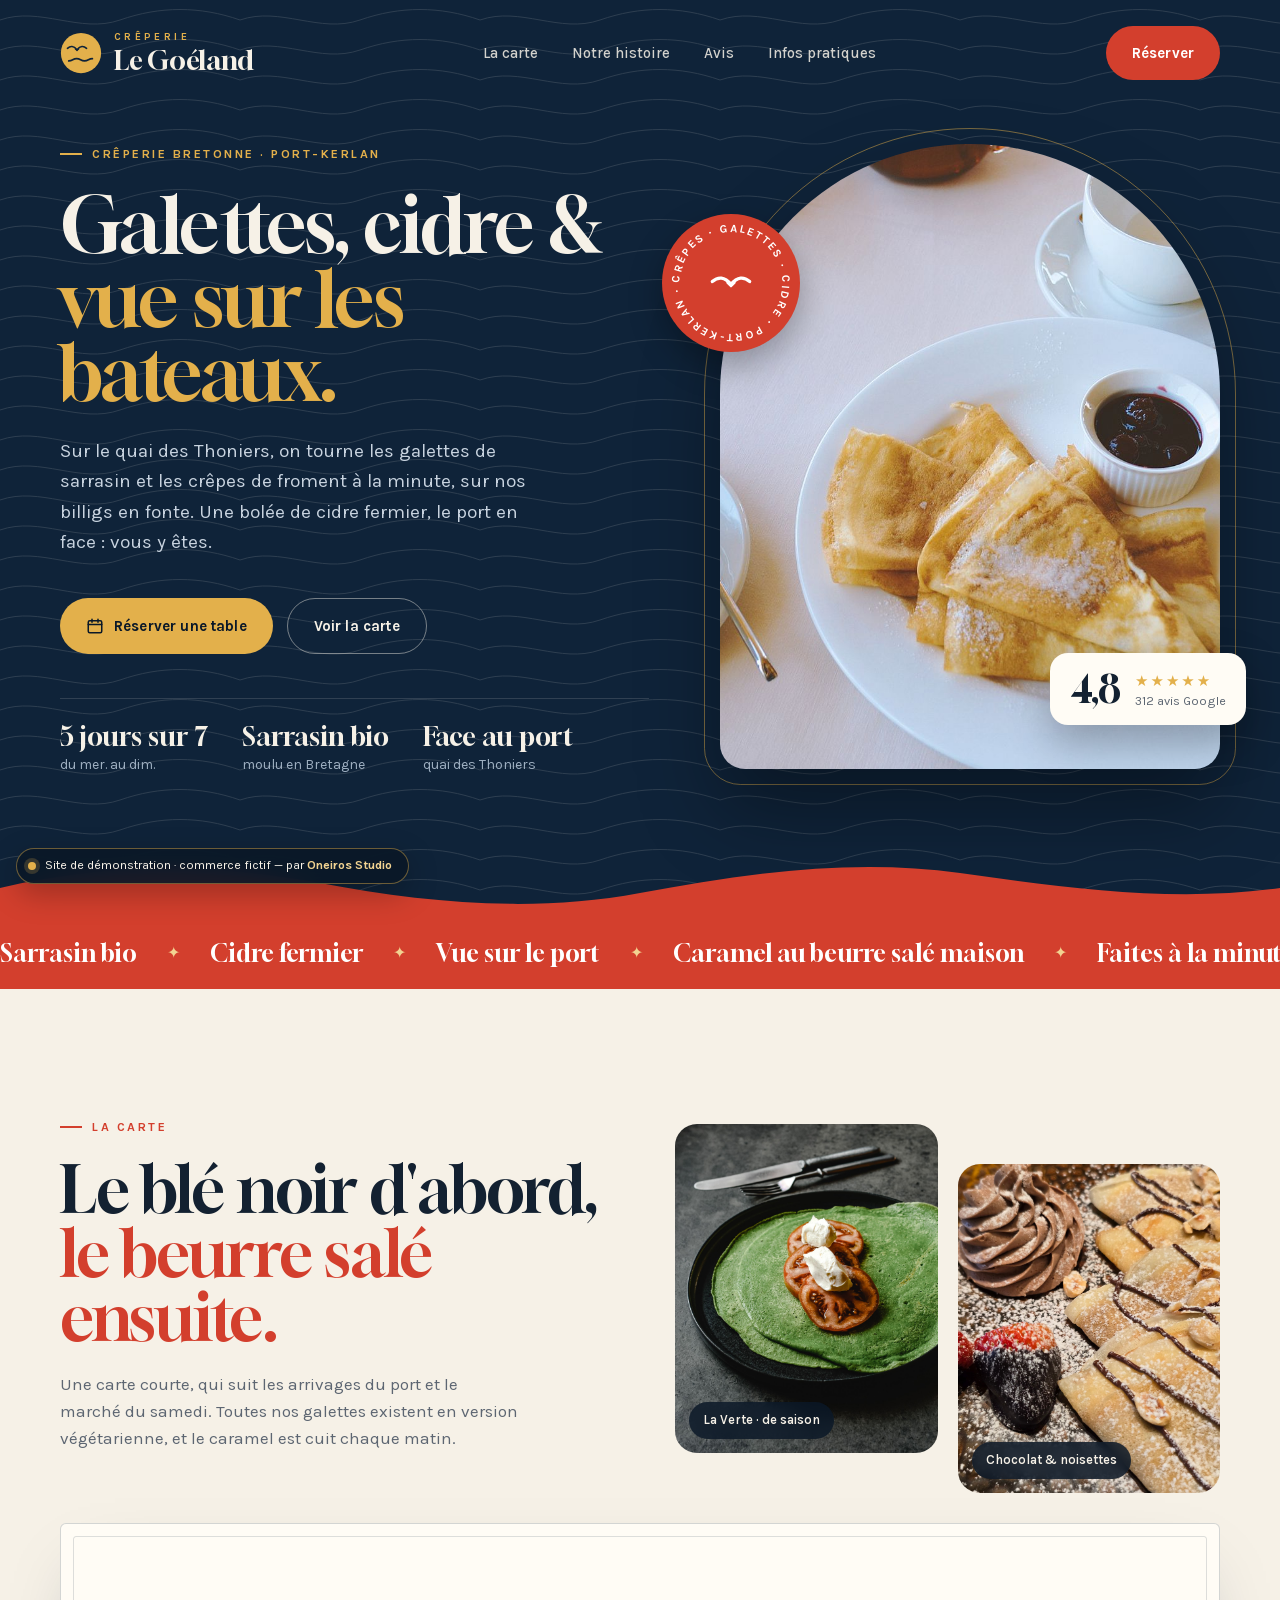
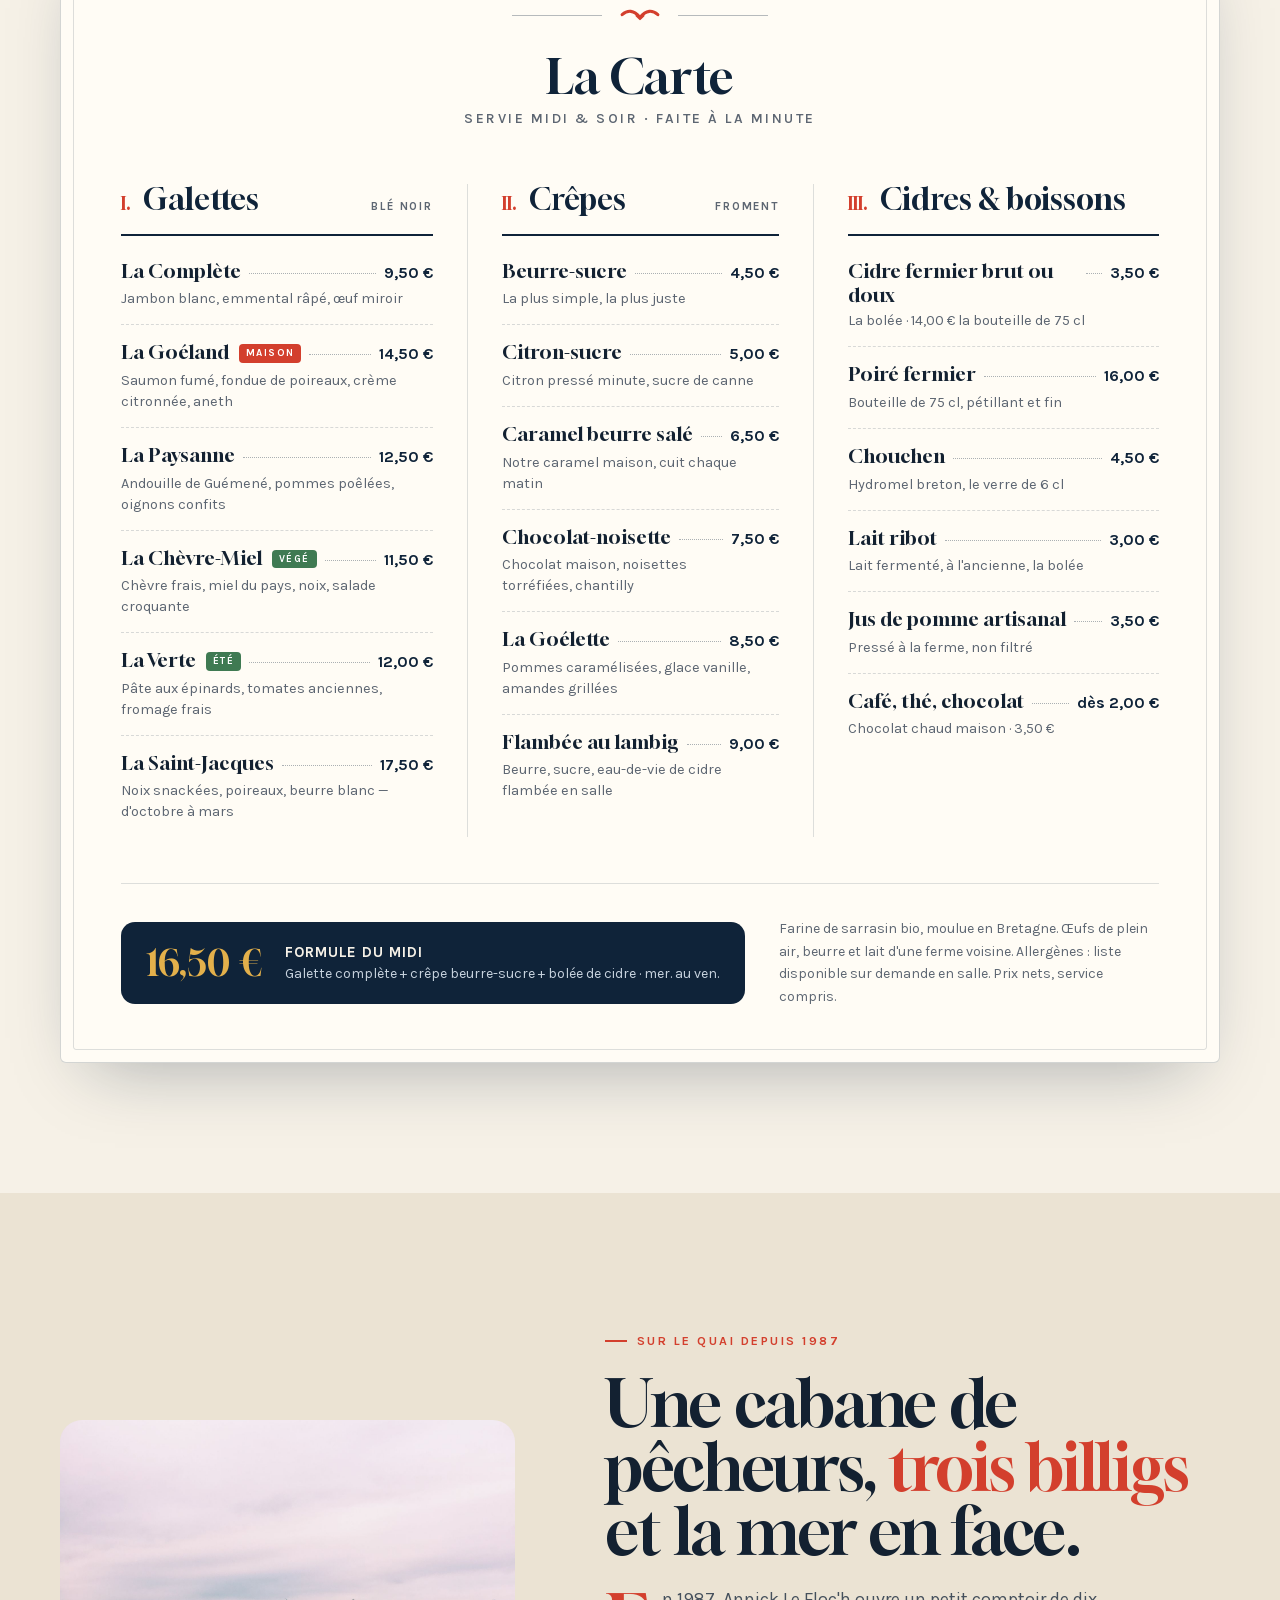
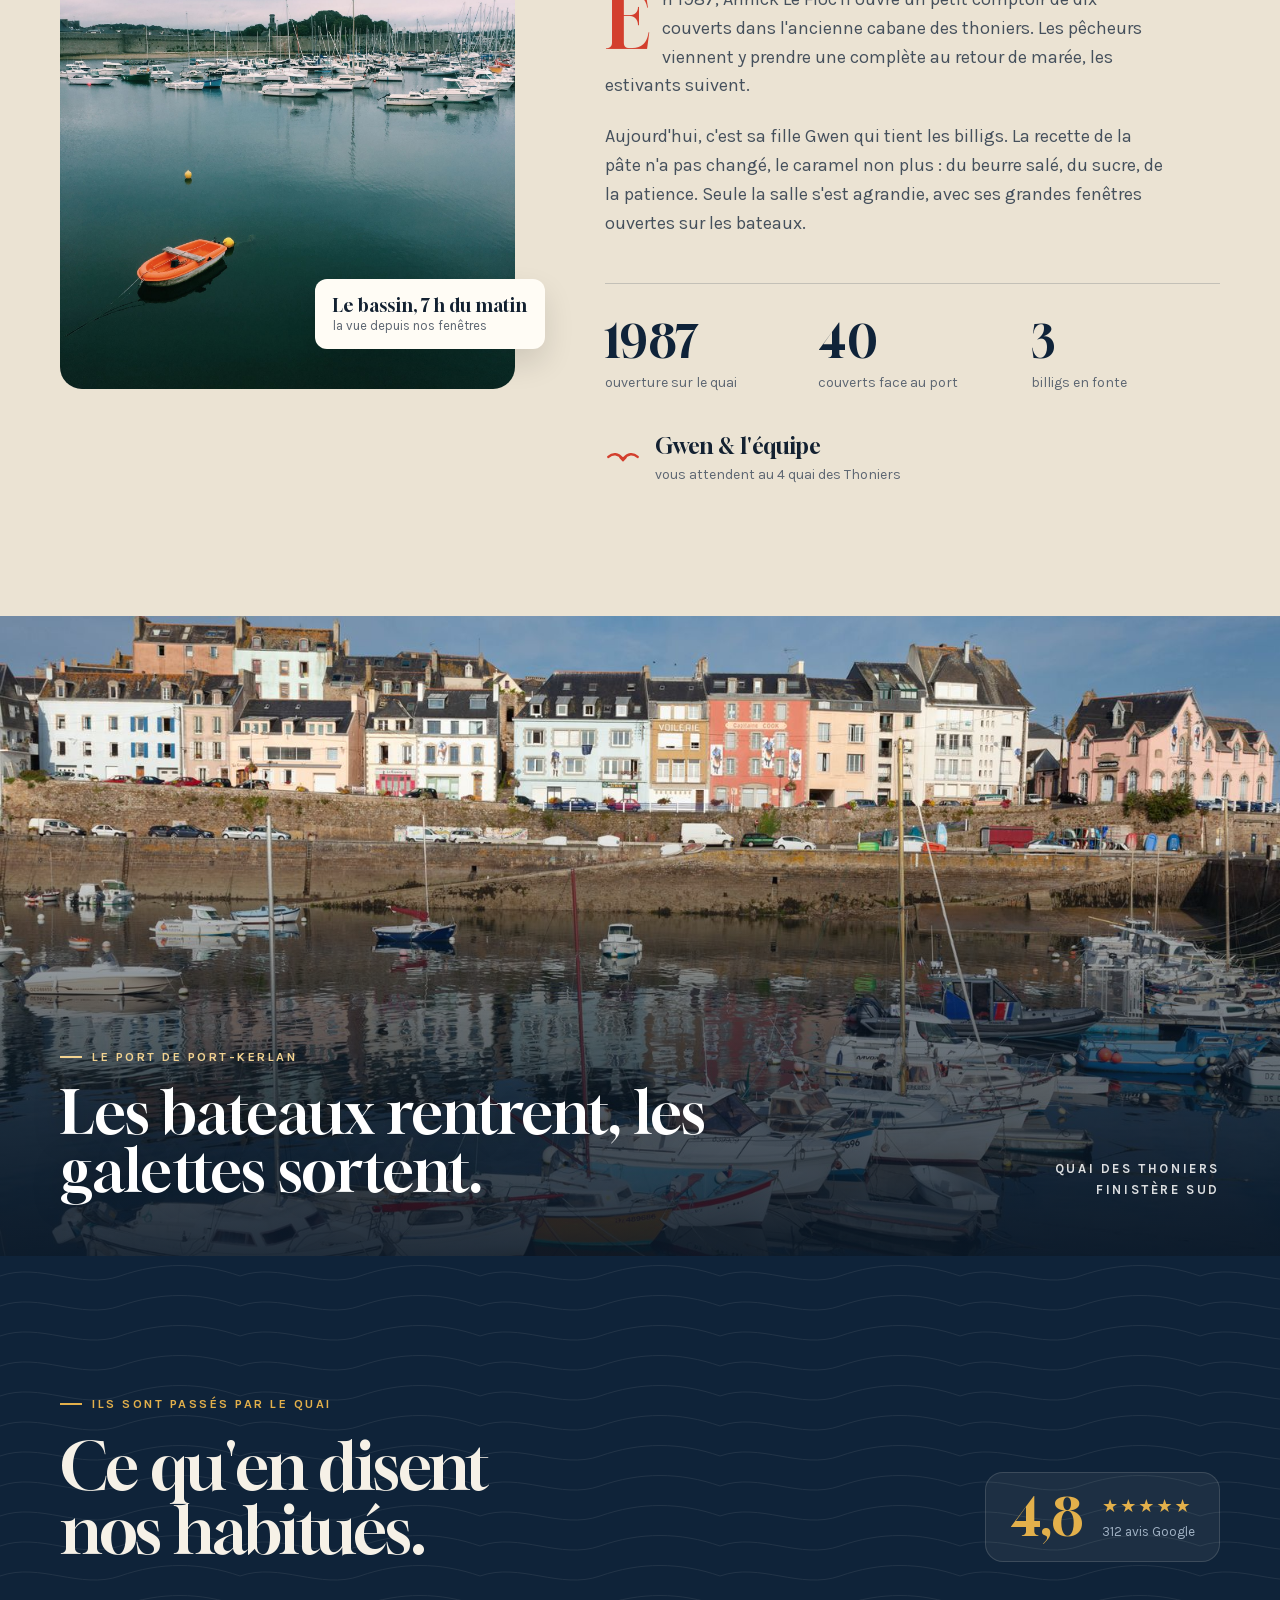
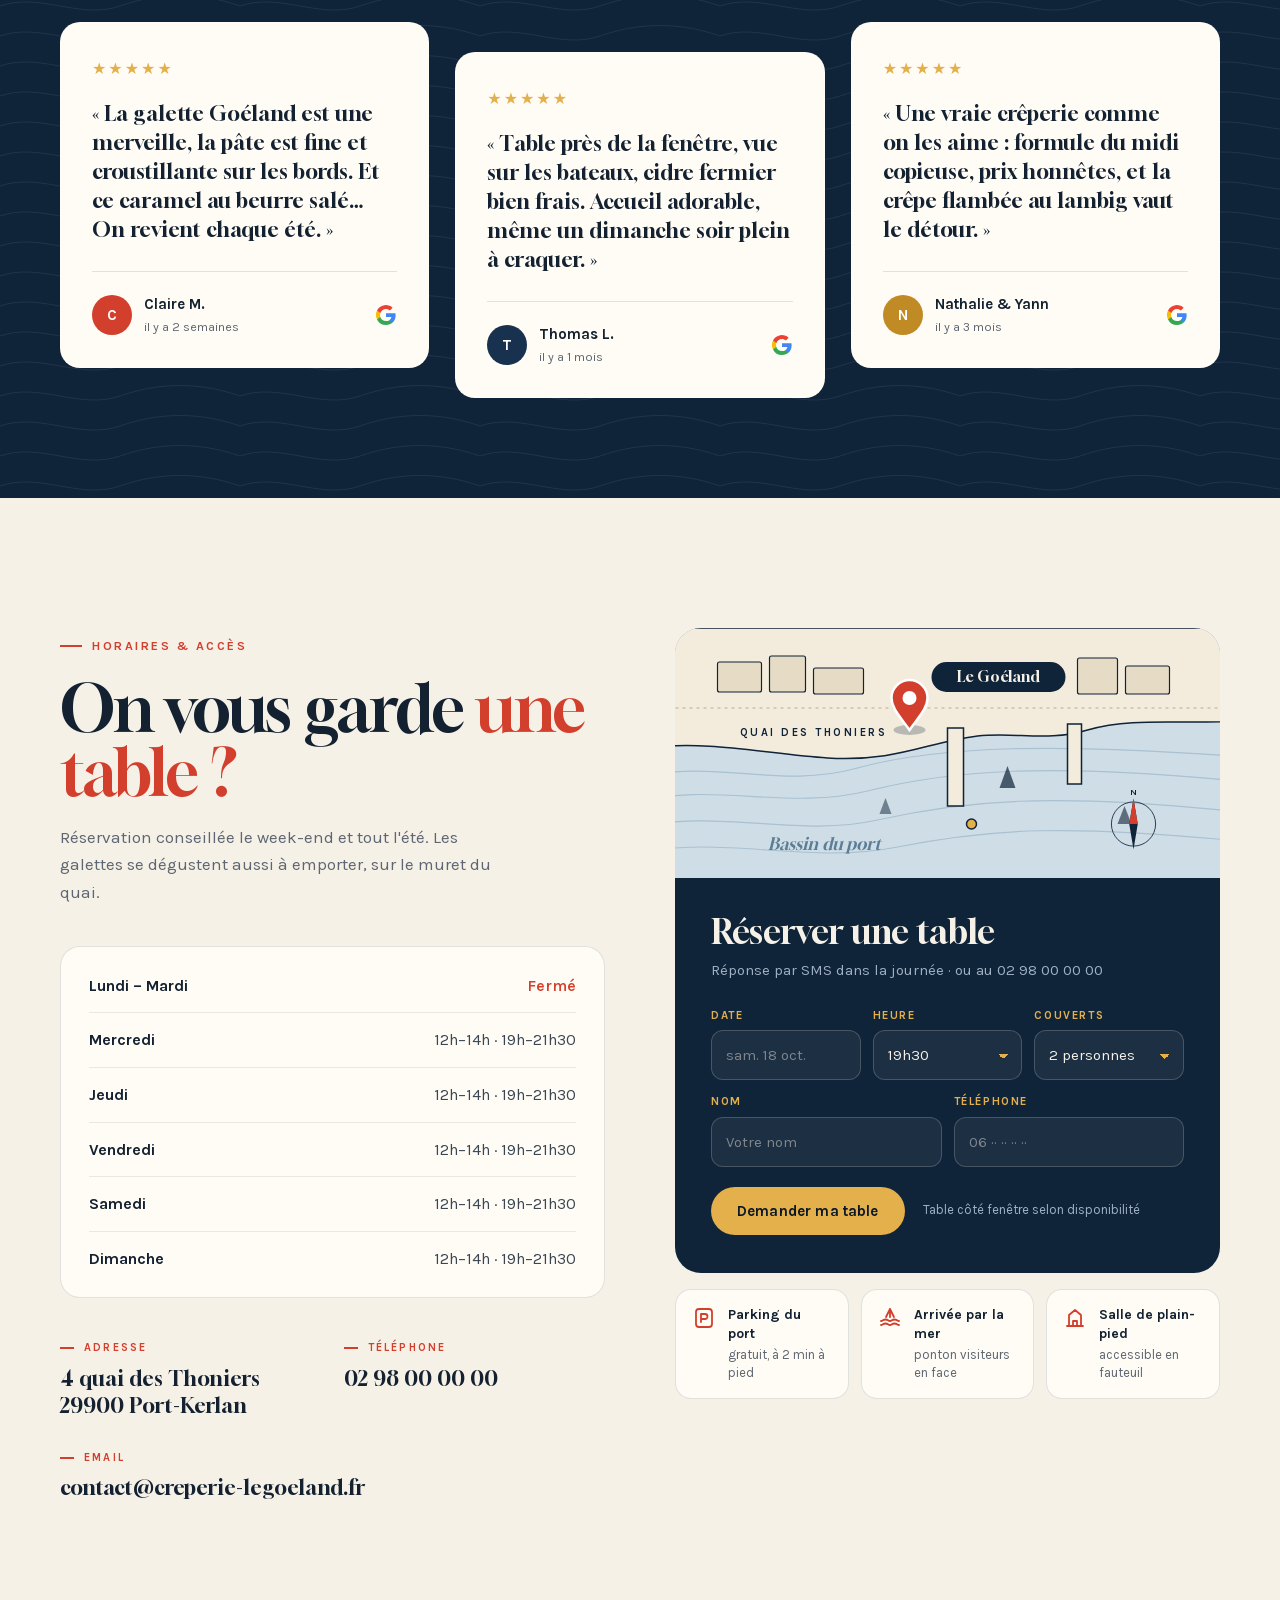
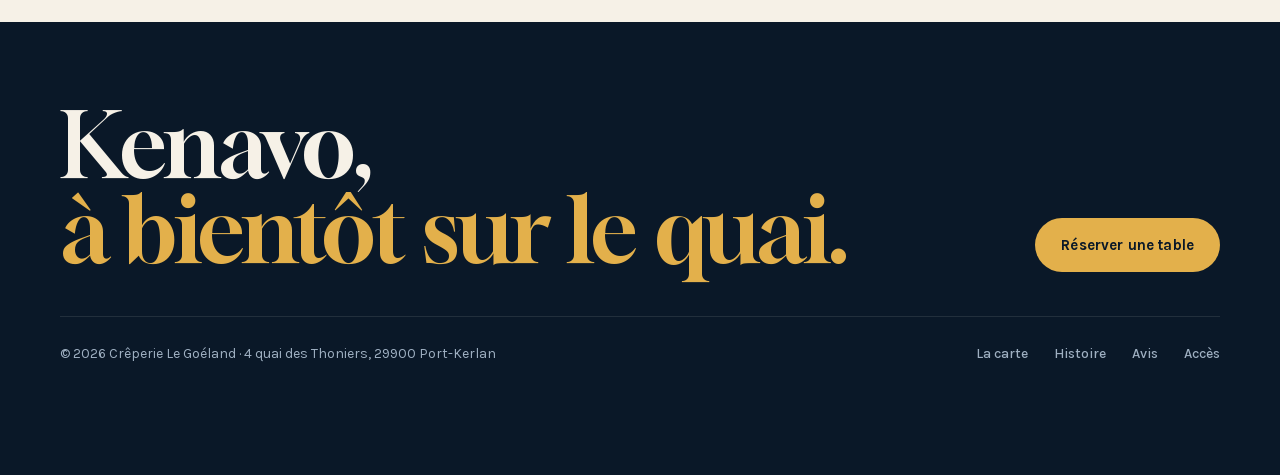
<file: web/demos/creperie-le-goeland/index.html>
<!doctype html>
<html lang="fr">
<head>
<meta charset="utf-8">
<meta name="viewport" content="width=device-width, initial-scale=1">
<meta name="robots" content="noindex">
<title>Crêperie Le Goéland — Démo Oneiros Studio</title>
<meta name="description" content="Crêperie Le Goéland, galettes de sarrasin, crêpes et cidre fermier sur le port de Port-Kerlan. Site de démonstration réalisé par Oneiros Studio (commerce fictif).">
<link rel="stylesheet" href="../../../assets/fonts/web-demos-creperie-le-goeland.css">
<style>
:root{
  --marine:#0f2339; --marine-2:#17314f; --nuit:#0a1828;
  --ecume:#f6f1e7; --ecume-2:#ebe3d3; --papier:#fffcf5;
  --beurre:#e3b04b; --beurre-2:#f2d391; --balise:#d33f2d;
  --encre:#132131; --gris:#5d6672; --gris-clair:#9fb0c2;
}
*{box-sizing:border-box;margin:0;padding:0}
html{scroll-behavior:smooth}
body{background:var(--ecume);color:var(--encre);font-family:Karla,system-ui,sans-serif;font-size:17px;line-height:1.6;-webkit-font-smoothing:antialiased;overflow-x:hidden}
img{display:block;max-width:100%}
a{color:inherit;text-decoration:none}
.serif{font-family:Gloock,Georgia,serif;font-weight:400}
.wrap{max-width:1240px;margin:0 auto;padding:0 40px}
.label{display:inline-flex;align-items:center;gap:10px;font-size:12.5px;letter-spacing:.2em;text-transform:uppercase;font-weight:700;color:var(--balise)}
.label::before{content:"";width:22px;height:2px;background:currentColor}
.btn{display:inline-flex;align-items:center;gap:10px;padding:15px 26px;border-radius:999px;font-weight:700;font-size:15px;letter-spacing:.01em;transition:transform .2s,background .2s,color .2s;white-space:nowrap}
.btn:hover{transform:translateY(-2px)}
.btn-beurre{background:var(--beurre);color:var(--nuit)}
.btn-beurre:hover{background:var(--beurre-2)}
.btn-balise{background:var(--balise);color:#fff}
.btn-ghost{border:1.5px solid rgba(246,241,231,.45);color:var(--ecume)}
.btn-ghost:hover{border-color:var(--ecume)}
.btn svg{width:18px;height:18px;flex:none}

/* ---------- header ---------- */
header{position:absolute;inset:0 0 auto 0;z-index:10;color:var(--ecume)}
nav{display:flex;align-items:center;justify-content:space-between;gap:20px;padding:26px 0}
.logo{display:flex;align-items:center;gap:12px;white-space:nowrap}
.logo svg{width:42px;height:42px;flex:none}
.logo .t{display:flex;flex-direction:column;line-height:1}
.logo small{font-size:10.5px;letter-spacing:.32em;text-transform:uppercase;font-weight:700;color:var(--beurre);margin-bottom:5px}
.logo b{font-family:Gloock,serif;font-weight:400;font-size:27px;letter-spacing:-.01em}
.links{display:flex;gap:34px;font-size:15px;font-weight:500}
.links a{opacity:.85;position:relative}
.links a:hover{opacity:1}
.links a::after{content:"";position:absolute;left:0;right:100%;bottom:-6px;height:2px;background:var(--beurre);transition:right .25s}
.links a:hover::after{right:0}

/* ---------- hero ---------- */
.hero{position:relative;background:var(--marine);color:var(--ecume);overflow:hidden;padding:136px 0 140px}
.hero .chart{position:absolute;inset:0;width:100%;height:100%;opacity:.13;pointer-events:none}
.hero .grid{position:relative;display:grid;grid-template-columns:1.08fr .92fr;gap:70px;align-items:center}
.hero .label{color:var(--beurre)}
.hero h1{font-family:Gloock,serif;font-weight:400;font-size:clamp(52px,5.9vw,86px);line-height:.98;letter-spacing:-.02em;margin:24px 0 26px}
.hero h1 span{color:var(--beurre)}
.hero p.lead{max-width:470px;font-size:19px;color:#c8d3df}
.hero .ctas{display:flex;flex-wrap:wrap;gap:14px;margin-top:40px}
.hero .meta{display:flex;gap:34px;margin-top:44px;padding-top:24px;border-top:1px solid rgba(246,241,231,.14);font-size:14px;color:var(--gris-clair)}
.hero .meta b{display:block;font-family:Gloock,serif;font-weight:400;font-size:26px;color:var(--ecume);line-height:1.1;margin-bottom:3px}
.hero-visual{position:relative;justify-self:end;width:100%;max-width:500px}
.arch{position:relative;aspect-ratio:4/5;border-radius:260px 260px 26px 26px;overflow:hidden;box-shadow:0 40px 80px rgba(0,0,0,.35)}
.arch img{width:100%;height:100%;object-fit:cover;object-position:62% 60%;transform:scale(1.06)}
.arch-frame{position:absolute;inset:-16px;border:1.5px solid rgba(227,176,75,.5);border-radius:276px 276px 38px 38px;pointer-events:none}
.stamp{position:absolute;left:-58px;top:70px;width:138px;height:138px;border-radius:50%;background:var(--balise);color:#fff;display:grid;place-items:center;box-shadow:0 14px 34px rgba(0,0,0,.3)}
.stamp svg.ring{position:absolute;inset:0;width:100%;height:100%;animation:spin 26s linear infinite}
.stamp svg.gull{width:46px;height:46px}
@keyframes spin{to{transform:rotate(360deg)}}
.note{position:absolute;right:-26px;bottom:44px;background:var(--papier);color:var(--encre);border-radius:18px;padding:16px 20px;display:flex;align-items:center;gap:14px;box-shadow:0 18px 44px rgba(0,0,0,.28)}
.note strong{font-family:Gloock,serif;font-weight:400;font-size:38px;line-height:1}
.stars{color:var(--beurre);letter-spacing:2px;font-size:15px}
.note small{display:block;font-size:12.5px;color:var(--gris);line-height:1.3}
.hero .wave{position:absolute;left:0;right:0;bottom:-1px;width:100%;height:70px;display:block}

/* ---------- ticker ---------- */
.ticker{background:var(--balise);color:#fff;overflow:hidden;white-space:nowrap;padding:17px 0;position:relative}
.ticker .track{display:inline-flex;animation:defile 38s linear infinite}
.ticker span{display:inline-flex;align-items:center;gap:30px;padding-right:30px;font-family:Gloock,serif;font-size:24px}
.ticker i{font-style:normal;color:var(--beurre-2);font-size:16px}
@keyframes defile{to{transform:translateX(-50%)}}

/* ---------- carte ---------- */
.carte{padding:120px 0 130px;background:var(--ecume)}
.carte-head{display:grid;grid-template-columns:1fr 1fr;gap:70px;align-items:end;margin-bottom:70px}
.carte-head h2,.sec-title{font-family:Gloock,serif;font-weight:400;font-size:clamp(44px,5vw,70px);line-height:1;letter-spacing:-.02em;margin-top:20px}
.carte-head h2 span{color:var(--balise)}
.carte-head p{color:var(--gris);max-width:460px;margin-top:22px}
.duo{display:grid;grid-template-columns:1fr 1fr;gap:20px}
.duo figure{position:relative;border-radius:22px;overflow:hidden;aspect-ratio:4/5}
.duo figure:nth-child(2){transform:translateY(40px)}
.duo img{width:100%;height:100%;object-fit:cover}
.duo figcaption{position:absolute;left:14px;bottom:14px;background:rgba(10,24,40,.82);backdrop-filter:blur(6px);color:var(--ecume);font-size:13px;font-weight:600;padding:8px 14px;border-radius:999px}

.menu{position:relative;background:var(--papier);border:1px solid rgba(15,35,57,.18);border-radius:6px;padding:70px 60px 54px;box-shadow:0 30px 70px -30px rgba(15,35,57,.35)}
.menu::before{content:"";position:absolute;inset:12px;border:1px solid rgba(15,35,57,.14);border-radius:3px;pointer-events:none}
.menu-title{text-align:center;margin-bottom:54px}
.menu-title .orn{display:flex;align-items:center;justify-content:center;gap:16px;color:var(--balise)}
.menu-title .orn::before,.menu-title .orn::after{content:"";height:1px;width:90px;background:rgba(15,35,57,.3)}
.menu-title h3{font-family:Gloock,serif;font-weight:400;font-size:48px;line-height:1;margin:14px 0 8px;color:var(--marine)}
.menu-title p{font-size:14px;letter-spacing:.18em;text-transform:uppercase;color:var(--gris);font-weight:600}
.cols{display:grid;grid-template-columns:repeat(3,1fr);gap:0}
.col{padding:0 34px}
.col+.col{border-left:1px solid rgba(15,35,57,.14)}
.col:first-child{padding-left:0}.col:last-child{padding-right:0}
.col-h{display:flex;align-items:baseline;gap:12px;padding-bottom:16px;margin-bottom:8px;border-bottom:2px solid var(--marine)}
.col-h .num{font-family:Gloock,serif;color:var(--balise);font-size:18px}
.col-h h4{font-family:Gloock,serif;font-weight:400;font-size:30px;line-height:1;color:var(--marine)}
.col-h small{margin-left:auto;font-size:11.5px;letter-spacing:.16em;text-transform:uppercase;color:var(--gris);font-weight:700}
.item{padding:15px 0;border-bottom:1px dashed rgba(15,35,57,.16)}
.item:last-child{border-bottom:0}
.item .l{display:flex;align-items:baseline;gap:8px}
.item .n{font-family:Gloock,serif;font-size:19.5px;line-height:1.25;color:var(--encre)}
.item .dots{flex:1;border-bottom:1.5px dotted rgba(15,35,57,.35);transform:translateY(-4px);min-width:16px}
.item .p{font-weight:700;font-size:16px;color:var(--marine);white-space:nowrap}
.item .d{font-size:14.5px;color:var(--gris);line-height:1.45;margin-top:3px;max-width:92%}
.tag{display:inline-block;font-family:Karla,sans-serif;font-size:10px;letter-spacing:.14em;text-transform:uppercase;font-weight:700;color:#fff;background:var(--balise);padding:3px 7px;border-radius:4px;vertical-align:3px;margin-left:6px}
.tag.v{background:#3f7a52}
.menu-foot{display:grid;grid-template-columns:auto 1fr;gap:34px;align-items:center;margin-top:46px;padding-top:34px;border-top:1px solid rgba(15,35,57,.14)}
.formule{background:var(--marine);color:var(--ecume);border-radius:14px;padding:20px 26px;display:flex;align-items:center;gap:22px}
.formule b{font-family:Gloock,serif;font-weight:400;font-size:36px;color:var(--beurre);line-height:1}
.formule span{font-size:14px;line-height:1.45;color:#c8d3df}
.formule span strong{display:block;color:var(--ecume);font-size:15px;letter-spacing:.06em;text-transform:uppercase}
.menu-foot p{font-size:14px;color:var(--gris)}

/* ---------- histoire ---------- */
.histoire{background:var(--ecume-2);padding:130px 0;position:relative;overflow:hidden}
.histoire .grid{display:grid;grid-template-columns:.85fr 1.15fr;gap:90px;align-items:center}
.histoire figure{position:relative}
.histoire figure .ph{border-radius:22px;overflow:hidden;aspect-ratio:4/5}
.histoire figure img{width:100%;height:100%;object-fit:cover;object-position:50% 70%}
.histoire figure figcaption{position:absolute;right:-30px;bottom:40px;background:var(--papier);padding:14px 18px;border-radius:12px;font-size:13px;color:var(--gris);box-shadow:0 14px 30px rgba(0,0,0,.12);line-height:1.35}
.histoire figure figcaption b{display:block;font-family:Gloock,serif;font-weight:400;font-size:18px;color:var(--encre)}
.histoire .txt p{color:#45505c;font-size:18px;margin-top:22px;max-width:560px}
.histoire .txt p.first::first-letter{font-family:Gloock,serif;float:left;font-size:74px;line-height:.85;padding:6px 12px 0 0;color:var(--balise)}
.histoire .sec-title span{color:var(--balise)}
.chiffres{display:grid;grid-template-columns:repeat(3,1fr);gap:24px;margin-top:46px;padding-top:34px;border-top:1px solid rgba(15,35,57,.18)}
.chiffres b{display:block;font-family:Gloock,serif;font-weight:400;font-size:46px;line-height:1;color:var(--marine)}
.chiffres span{font-size:14px;color:var(--gris);display:block;margin-top:8px}
.sign{display:flex;align-items:center;gap:14px;margin-top:34px;font-size:14px;color:var(--gris)}
.sign em{font-family:Gloock,serif;font-style:normal;font-size:22px;color:var(--encre)}

/* ---------- port ---------- */
.port{position:relative;height:640px;overflow:hidden;color:#fff}
.port img{position:absolute;inset:0;width:100%;height:100%;object-fit:cover;object-position:50% 55%}
.port::after{content:"";position:absolute;inset:0;background:linear-gradient(180deg,rgba(10,24,40,0) 30%,rgba(10,24,40,.55) 62%,rgba(10,24,40,.9) 100%)}
.port .cap{position:absolute;left:0;right:0;bottom:56px;z-index:2}
.port .cap .wrap{display:flex;justify-content:space-between;align-items:end;gap:40px}
.port h2{font-family:Gloock,serif;font-weight:400;font-size:clamp(40px,4.6vw,64px);line-height:1;max-width:680px;text-shadow:0 2px 30px rgba(0,0,0,.25)}
.port .label{color:var(--beurre-2)}
.port .coord{font-size:13px;letter-spacing:.2em;text-transform:uppercase;font-weight:700;text-align:right;color:rgba(255,255,255,.85);white-space:nowrap}

/* ---------- avis ---------- */
.avis{background:var(--marine);color:var(--ecume);padding:130px 0;position:relative;overflow:hidden}
.avis .chart{position:absolute;inset:0;width:100%;height:100%;opacity:.08;pointer-events:none}
.avis-head{position:relative;display:flex;justify-content:space-between;align-items:end;gap:40px;margin-bottom:60px}
.avis .label{color:var(--beurre)}
.avis-head .score{display:flex;align-items:center;gap:18px;background:rgba(246,241,231,.06);border:1px solid rgba(246,241,231,.14);padding:18px 24px;border-radius:18px}
.avis-head .score strong{font-family:Gloock,serif;font-weight:400;font-size:52px;line-height:1;color:var(--beurre)}
.avis-head .score small{display:block;color:var(--gris-clair);font-size:13.5px}
.cards{position:relative;display:grid;grid-template-columns:repeat(3,1fr);gap:26px}
.card{background:var(--papier);color:var(--encre);border-radius:20px;padding:34px 32px 30px;display:flex;flex-direction:column}
.card:nth-child(2){transform:translateY(30px)}
.card .stars{font-size:16px}
.card p{font-family:Gloock,serif;font-size:21px;line-height:1.38;margin:18px 0 26px;flex:1}
.who{display:flex;align-items:center;gap:12px;padding-top:20px;border-top:1px solid rgba(15,35,57,.12);font-size:14px}
.who .av{width:40px;height:40px;border-radius:50%;display:grid;place-items:center;font-weight:700;color:#fff;font-size:15px;flex:none}
.who b{display:block;font-size:15px}
.who small{color:var(--gris);font-size:12.5px}
.who .g{margin-left:auto;width:22px;height:22px}

/* ---------- infos ---------- */
.infos{padding:130px 0 120px;background:var(--ecume)}
.infos .grid{display:grid;grid-template-columns:1fr 1fr;gap:70px;align-items:start}
.infos .sec-title span{color:var(--balise)}
.infos .intro{color:var(--gris);margin-top:20px;max-width:460px}
.horaires{margin-top:40px;background:var(--papier);border:1px solid rgba(15,35,57,.12);border-radius:20px;padding:12px 28px}
.horaires .r{display:flex;justify-content:space-between;gap:16px;padding:14px 0;border-bottom:1px solid rgba(15,35,57,.09);font-size:16px}
.horaires .r:last-child{border:0}
.horaires .r span:first-child{font-weight:700}
.horaires .r span:last-child{color:#3b4653;text-align:right}
.horaires .r.ferme span:last-child{color:var(--balise);font-weight:600}
.horaires .r.today{position:relative}
.contact-list{display:grid;grid-template-columns:1fr 1fr;gap:22px;margin-top:34px}
.contact-list div{font-size:15px;color:#3b4653}
.contact-list .label{font-size:11px;margin-bottom:8px}
.contact-list .label::before{width:14px}
.contact-list a,.contact-list address{font-style:normal;font-family:Gloock,serif;font-size:21px;line-height:1.3;color:var(--encre);display:block;word-break:break-word}

.resa{background:var(--marine);color:var(--ecume);border-radius:26px;overflow:hidden}
.resa-map{position:relative;height:250px;background:#dfe8ee}
.resa-map svg{width:100%;height:100%;display:block}
.resa-form{padding:36px 36px 38px}
.resa-form h3{font-family:Gloock,serif;font-weight:400;font-size:34px;line-height:1.05}
.resa-form p.s{color:var(--gris-clair);font-size:15px;margin:8px 0 24px}
form .row{display:grid;grid-template-columns:1fr 1fr 1fr;gap:12px;margin-bottom:12px}
form .row.two{grid-template-columns:1fr 1fr}
form label{display:block;font-size:11.5px;letter-spacing:.14em;text-transform:uppercase;font-weight:700;color:var(--beurre);margin-bottom:6px}
form input,form select{width:100%;font:inherit;font-size:15px;color:var(--ecume);background:rgba(246,241,231,.06);border:1px solid rgba(246,241,231,.2);border-radius:12px;padding:12px 14px;outline:none;-webkit-appearance:none;appearance:none}
form select{background-image:linear-gradient(45deg,transparent 50%,var(--beurre) 50%),linear-gradient(135deg,var(--beurre) 50%,transparent 50%);background-position:calc(100% - 18px) 52%,calc(100% - 13px) 52%;background-size:5px 5px;background-repeat:no-repeat}
form select option{color:#111}
form input::placeholder{color:rgba(246,241,231,.45)}
form input:focus,form select:focus{border-color:var(--beurre)}
form .send{display:flex;align-items:center;gap:18px;margin-top:20px;flex-wrap:wrap}
form .send button{border:0;cursor:pointer;font-family:inherit}
form .send small{color:var(--gris-clair);font-size:13px}
.ok{display:none;margin-top:16px;background:rgba(227,176,75,.14);border:1px solid rgba(227,176,75,.4);color:var(--beurre-2);padding:12px 16px;border-radius:12px;font-size:14px}

.acces{list-style:none;display:grid;grid-template-columns:repeat(3,1fr);gap:12px;margin-top:16px}
.acces li{display:flex;gap:12px;align-items:flex-start;background:var(--papier);border:1px solid rgba(15,35,57,.12);border-radius:16px;padding:16px;font-size:13px;color:var(--gris);line-height:1.35}
.acces svg{width:24px;height:24px;flex:none;color:var(--balise)}
.acces b{display:block;color:var(--encre);font-size:14px;margin-bottom:3px}

/* ---------- footer ---------- */
footer{background:var(--nuit);color:#9fb0c2;padding:80px 0 110px;font-size:14px;position:relative;overflow:hidden}
footer .top{display:flex;justify-content:space-between;align-items:end;gap:40px;padding-bottom:44px;border-bottom:1px solid rgba(246,241,231,.1)}
footer .big{font-family:Gloock,serif;font-size:clamp(46px,7vw,104px);line-height:.95;color:var(--ecume);letter-spacing:-.02em}
footer .big span{color:var(--beurre)}
footer .bottom{display:flex;justify-content:space-between;gap:20px;padding-top:26px;flex-wrap:wrap}
footer nav{padding:0;gap:26px;justify-content:flex-start;flex-wrap:wrap;font-weight:500}

/* ---------- badge démo ---------- */
.demo-badge{position:fixed;left:16px;bottom:16px;z-index:50;display:flex;align-items:center;gap:9px;max-width:calc(100vw - 32px);background:rgba(10,24,40,.92);backdrop-filter:blur(8px);-webkit-backdrop-filter:blur(8px);color:var(--ecume);border:1px solid rgba(227,176,75,.45);border-radius:999px;padding:9px 16px 9px 11px;font-size:12.5px;line-height:1.25;box-shadow:0 10px 30px rgba(0,0,0,.25);transition:border-color .2s}
.demo-badge:hover{border-color:var(--beurre)}
.demo-badge i{width:8px;height:8px;border-radius:50%;background:var(--beurre);flex:none;box-shadow:0 0 0 4px rgba(227,176,75,.2)}
.demo-badge b{color:var(--beurre-2);font-weight:700}

@media (max-width:1080px){
  .hero .grid{gap:50px}
  .stamp{left:-30px;width:118px;height:118px}
  .note{right:-10px}
  .col{padding:0 22px}
  .menu{padding:60px 40px 46px}
  .acces{grid-template-columns:1fr}
  .hero .meta{gap:22px}
  .hero .meta b{font-size:22px;white-space:nowrap}
  form .row{grid-template-columns:1fr 1fr}
  form .row .full{grid-column:1/-1}
}
@media (max-width:900px){
  .links{display:none}
  .wrap{padding:0 22px}
  .hero{padding:118px 0 110px}
  .hero .grid,.carte-head,.histoire .grid,.infos .grid{grid-template-columns:1fr;gap:50px}
  .hero-visual{justify-self:center;max-width:430px}
  .cols{grid-template-columns:1fr;gap:40px}
  .col{padding:0!important;border:0!important}
  .menu-foot{grid-template-columns:1fr}
  .cards{grid-template-columns:1fr}
  .acces{grid-template-columns:repeat(3,1fr)}
  .card:nth-child(2){transform:none}
  .avis-head{flex-direction:column;align-items:flex-start}
  .histoire figure{max-width:520px}
  .histoire figure figcaption{right:16px}
}
@media (max-width:600px){
  body{font-size:16px}
  .wrap{padding:0 18px}
  nav{padding:18px 0}
  .logo svg{width:34px;height:34px}
  .logo b{font-size:22px}
  .logo small{font-size:9px;letter-spacing:.26em;margin-bottom:4px}
  nav .btn{padding:11px 18px;font-size:14px}
  .hero{padding:108px 0 90px}
  .hero .label{font-size:10.5px;letter-spacing:.15em}
  .hero h1{font-size:48px;margin:20px 0 20px}
  .hero p.lead{font-size:16.5px}
  .hero .ctas{margin-top:30px}
  .hero .ctas .btn{flex:1 1 auto;justify-content:center;padding:14px 18px}
  .hero .meta{gap:14px;margin-top:34px;padding-top:20px;font-size:12px;justify-content:space-between}
  .hero .meta b{font-size:17px;white-space:nowrap}
  .hero-visual{max-width:none;padding:0 10px}
  .arch{aspect-ratio:5/5.6}
  .arch-frame{inset:-10px}
  .stamp{left:-6px;top:-24px;width:96px;height:96px}
  .stamp svg.gull{width:32px;height:32px}
  .note{right:0;bottom:22px;padding:12px 16px}
  .note strong{font-size:30px}
  .hero .wave{height:40px}
  .ticker{padding:13px 0}
  .ticker span{font-size:19px;gap:22px;padding-right:22px}
  .carte,.histoire,.avis,.infos{padding:84px 0}
  .carte-head{margin-bottom:56px}
  .duo{gap:12px}
  .duo figure:nth-child(2){transform:translateY(24px)}
  .duo figcaption{left:8px;bottom:8px;font-size:11.5px;padding:6px 10px}
  .menu{padding:44px 22px 30px;border-radius:4px}
  .menu::before{inset:7px}
  .menu-title{margin-bottom:38px}
  .menu-title h3{font-size:40px}
  .menu-title p{font-size:12px;letter-spacing:.12em}
  .menu-title .orn::before,.menu-title .orn::after{width:50px}
  .col-h h4{font-size:27px}
  .item .n{font-size:18px}
  .item .d{max-width:100%;font-size:14px}
  .formule{flex-direction:column;align-items:flex-start;gap:10px;padding:20px}
  .histoire figure figcaption{right:12px;bottom:16px}
  .histoire .txt p{font-size:16.5px}
  .chiffres{gap:12px}
  .chiffres b{font-size:34px}
  .chiffres span{font-size:12.5px}
  .port{height:560px}
  .port img{object-position:40% 30%}
  .port::after{background:linear-gradient(180deg,rgba(10,24,40,0) 18%,rgba(10,24,40,.7) 52%,rgba(10,24,40,.94) 100%)}
  .port .cap{bottom:36px}
  .port .cap .wrap{flex-direction:column;align-items:flex-start;gap:14px}
  .port .coord{text-align:left}
  .card{padding:28px 24px 24px}
  .card p{font-size:19px}
  .avis-head .score strong{font-size:42px}
  .contact-list{grid-template-columns:1fr}
  .acces{grid-template-columns:1fr}
  .resa-map{height:200px}
  .resa-form{padding:28px 22px 30px}
  .resa-form h3{font-size:29px}
  form .row{grid-template-columns:1fr 1fr}
  form .row .full{grid-column:1/-1}
  form .row.two{grid-template-columns:1fr}
  form .send .btn{width:100%;justify-content:center}
  footer{padding:64px 0 96px}
  footer .top{flex-direction:column;align-items:flex-start}
  footer .bottom{flex-direction:column}
  .demo-badge{left:10px;bottom:10px;max-width:calc(100vw - 20px);font-size:11px;padding:7px 12px 7px 10px;gap:7px}
}
@media (prefers-reduced-motion:reduce){
  .ticker .track,.stamp svg.ring{animation:none}
  html{scroll-behavior:auto}
}
</style>
</head>
<body>

<svg width="0" height="0" style="position:absolute" aria-hidden="true">
  <defs>
    <symbol id="gull" viewBox="0 0 64 64"><path d="M6 30c8-7 17-7 26 4 9-11 18-11 26-4" fill="none" stroke="currentColor" stroke-width="4.5" stroke-linecap="round" stroke-linejoin="round"/><path d="M27 31.5l5 5 5-5" fill="none" stroke="currentColor" stroke-width="3" stroke-linecap="round" stroke-linejoin="round"/></symbol>
    <symbol id="wavey" viewBox="0 0 120 12"><path d="M0 6c10 0 10-5 20-5s10 5 20 5 10-5 20-5 10 5 20 5 10-5 20-5 10 5 20 5" fill="none" stroke="currentColor" stroke-width="2" stroke-linecap="round"/></symbol>
    <pattern id="contours" width="240" height="120" patternUnits="userSpaceOnUse">
      <path d="M0 20c40 -14 80 14 120 0s80 -14 120 0M0 50c40 -14 80 14 120 0s80 -14 120 0M0 80c40 -14 80 14 120 0s80 -14 120 0M0 110c40 -14 80 14 120 0s80 -14 120 0" fill="none" stroke="#f6f1e7" stroke-width="1"/>
    </pattern>
  </defs>
</svg>

<header>
  <div class="wrap"><nav>
    <a class="logo" href="#" aria-label="Crêperie Le Goéland — accueil">
      <svg viewBox="0 0 48 48" aria-hidden="true"><circle cx="24" cy="24" r="23" fill="#e3b04b"/><g transform="translate(6 6) scale(.56)" color="#0f2339"><use href="#gull"/></g><path d="M10 33c4.5 0 4.5-2.5 9-2.5s4.5 2.5 9 2.5 4.5-2.5 9-2.5" fill="none" stroke="#0f2339" stroke-width="2" stroke-linecap="round"/></svg>
      <span class="t"><small>Crêperie</small><b>Le Goéland</b></span>
    </a>
    <div class="links"><a href="#carte">La carte</a><a href="#histoire">Notre histoire</a><a href="#avis">Avis</a><a href="#infos">Infos pratiques</a></div>
    <a class="btn btn-balise" href="#reserver">Réserver</a>
  </nav></div>
</header>

<section class="hero">
  <svg class="chart" aria-hidden="true"><rect width="100%" height="100%" fill="url(#contours)"/></svg>
  <div class="wrap grid">
    <div>
      <span class="label">Crêperie bretonne · Port-Kerlan</span>
      <h1>Galettes, cidre &amp; <span>vue sur les bateaux.</span></h1>
      <p class="lead">Sur le quai des Thoniers, on tourne les galettes de sarrasin et les crêpes de froment à la minute, sur nos billigs en fonte. Une bolée de cidre fermier, le port en face : vous y êtes.</p>
      <div class="ctas">
        <a class="btn btn-beurre" href="#reserver"><svg viewBox="0 0 24 24" fill="none" stroke="currentColor" stroke-width="2" stroke-linecap="round"><rect x="3" y="5" width="18" height="16" rx="2"/><path d="M3 10h18M8 3v4M16 3v4"/></svg>Réserver une table</a>
        <a class="btn btn-ghost" href="#carte">Voir la carte</a>
      </div>
      <div class="meta">
        <div><b>5 jours sur 7</b>du mer. au dim.</div>
        <div><b>Sarrasin bio</b>moulu en Bretagne</div>
        <div><b>Face au port</b>quai des Thoniers</div>
      </div>
    </div>
    <div class="hero-visual">
      <div class="arch-frame"></div>
      <div class="arch"><img src="img/hero.jpg" alt="Crêpes au sucre et confiture, servies avec un café"></div>
      <div class="stamp" aria-hidden="true">
        <svg class="ring" viewBox="0 0 140 140"><defs><path id="circ" d="M70 70m-52 0a52 52 0 1 1 104 0a52 52 0 1 1 -104 0"/></defs><text font-family="Karla, sans-serif" font-size="11.5" font-weight="700" letter-spacing="2" fill="#fff"><textPath href="#circ" textLength="322" lengthAdjust="spacing">CRÊPES · GALETTES · CIDRE · PORT-KERLAN · </textPath></text></svg>
        <svg class="gull" viewBox="0 0 64 64" color="#fff"><use href="#gull"/></svg>
      </div>
      <div class="note"><strong>4,8</strong><div><div class="stars">★★★★★</div><small>312 avis Google</small></div></div>
    </div>
  </div>
  <svg class="wave" viewBox="0 0 1440 70" preserveAspectRatio="none" aria-hidden="true"><path d="M0 40C120 15 240 15 360 35s240 30 360 10 240-35 360-20 240 30 360 15V70H0z" fill="#d33f2d"/></svg>
</section>

<div class="ticker" aria-label="Sarrasin bio · Cidre fermier · Vue sur le port">
  <div class="track">
    <span>Sarrasin bio <i>✦</i> Cidre fermier <i>✦</i> Vue sur le port <i>✦</i> Caramel au beurre salé maison <i>✦</i> Faites à la minute <i>✦</i></span>
    <span aria-hidden="true">Sarrasin bio <i>✦</i> Cidre fermier <i>✦</i> Vue sur le port <i>✦</i> Caramel au beurre salé maison <i>✦</i> Faites à la minute <i>✦</i></span>
  </div>
</div>

<section class="carte" id="carte">
  <div class="wrap">
    <div class="carte-head">
      <div>
        <span class="label">La carte</span>
        <h2>Le blé noir d'abord, <span>le beurre salé ensuite.</span></h2>
        <p>Une carte courte, qui suit les arrivages du port et le marché du samedi. Toutes nos galettes existent en version végétarienne, et le caramel est cuit chaque matin.</p>
      </div>
      <div class="duo">
        <figure><img src="img/galette.jpg" alt="Galette verte aux épinards, tomates et fromage frais" style="object-position:50% 62%"><figcaption>La Verte · de saison</figcaption></figure>
        <figure><img src="img/chocolat.jpg" alt="Crêpes au chocolat maison et noisettes torréfiées" style="object-position:60% 50%"><figcaption>Chocolat &amp; noisettes</figcaption></figure>
      </div>
    </div>

    <div class="menu">
      <div class="menu-title">
        <div class="orn"><svg width="44" height="44" viewBox="0 0 64 64"><use href="#gull"/></svg></div>
        <h3>La Carte</h3>
        <p>Servie midi &amp; soir · faite à la minute</p>
      </div>
      <div class="cols">
        <div class="col">
          <div class="col-h"><span class="num">I.</span><h4>Galettes</h4><small>blé noir</small></div>
          <div class="item"><div class="l"><span class="n">La Complète</span><span class="dots"></span><span class="p">9,50 €</span></div><p class="d">Jambon blanc, emmental râpé, œuf miroir</p></div>
          <div class="item"><div class="l"><span class="n">La Goéland <span class="tag">Maison</span></span><span class="dots"></span><span class="p">14,50 €</span></div><p class="d">Saumon fumé, fondue de poireaux, crème citronnée, aneth</p></div>
          <div class="item"><div class="l"><span class="n">La Paysanne</span><span class="dots"></span><span class="p">12,50 €</span></div><p class="d">Andouille de Guémené, pommes poêlées, oignons confits</p></div>
          <div class="item"><div class="l"><span class="n">La Chèvre-Miel <span class="tag v">Végé</span></span><span class="dots"></span><span class="p">11,50 €</span></div><p class="d">Chèvre frais, miel du pays, noix, salade croquante</p></div>
          <div class="item"><div class="l"><span class="n">La Verte <span class="tag v">Été</span></span><span class="dots"></span><span class="p">12,00 €</span></div><p class="d">Pâte aux épinards, tomates anciennes, fromage frais</p></div>
          <div class="item"><div class="l"><span class="n">La Saint-Jacques</span><span class="dots"></span><span class="p">17,50 €</span></div><p class="d">Noix snackées, poireaux, beurre blanc — d'octobre à mars</p></div>
        </div>
        <div class="col">
          <div class="col-h"><span class="num">II.</span><h4>Crêpes</h4><small>froment</small></div>
          <div class="item"><div class="l"><span class="n">Beurre-sucre</span><span class="dots"></span><span class="p">4,50 €</span></div><p class="d">La plus simple, la plus juste</p></div>
          <div class="item"><div class="l"><span class="n">Citron-sucre</span><span class="dots"></span><span class="p">5,00 €</span></div><p class="d">Citron pressé minute, sucre de canne</p></div>
          <div class="item"><div class="l"><span class="n">Caramel beurre salé</span><span class="dots"></span><span class="p">6,50 €</span></div><p class="d">Notre caramel maison, cuit chaque matin</p></div>
          <div class="item"><div class="l"><span class="n">Chocolat-noisette</span><span class="dots"></span><span class="p">7,50 €</span></div><p class="d">Chocolat maison, noisettes torréfiées, chantilly</p></div>
          <div class="item"><div class="l"><span class="n">La Goélette</span><span class="dots"></span><span class="p">8,50 €</span></div><p class="d">Pommes caramélisées, glace vanille, amandes grillées</p></div>
          <div class="item"><div class="l"><span class="n">Flambée au lambig</span><span class="dots"></span><span class="p">9,00 €</span></div><p class="d">Beurre, sucre, eau-de-vie de cidre flambée en salle</p></div>
        </div>
        <div class="col">
          <div class="col-h"><span class="num">III.</span><h4>Cidres &amp; boissons</h4></div>
          <div class="item"><div class="l"><span class="n">Cidre fermier brut ou doux</span><span class="dots"></span><span class="p">3,50 €</span></div><p class="d">La bolée · 14,00 € la bouteille de 75 cl</p></div>
          <div class="item"><div class="l"><span class="n">Poiré fermier</span><span class="dots"></span><span class="p">16,00 €</span></div><p class="d">Bouteille de 75 cl, pétillant et fin</p></div>
          <div class="item"><div class="l"><span class="n">Chouchen</span><span class="dots"></span><span class="p">4,50 €</span></div><p class="d">Hydromel breton, le verre de 6 cl</p></div>
          <div class="item"><div class="l"><span class="n">Lait ribot</span><span class="dots"></span><span class="p">3,00 €</span></div><p class="d">Lait fermenté, à l'ancienne, la bolée</p></div>
          <div class="item"><div class="l"><span class="n">Jus de pomme artisanal</span><span class="dots"></span><span class="p">3,50 €</span></div><p class="d">Pressé à la ferme, non filtré</p></div>
          <div class="item"><div class="l"><span class="n">Café, thé, chocolat</span><span class="dots"></span><span class="p">dès 2,00 €</span></div><p class="d">Chocolat chaud maison · 3,50 €</p></div>
        </div>
      </div>
      <div class="menu-foot">
        <div class="formule"><b>16,50 €</b><span><strong>Formule du midi</strong>Galette complète + crêpe beurre-sucre + bolée de cidre · mer. au ven.</span></div>
        <p>Farine de sarrasin bio, moulue en Bretagne. Œufs de plein air, beurre et lait d'une ferme voisine. Allergènes : liste disponible sur demande en salle. Prix nets, service compris.</p>
      </div>
    </div>
  </div>
</section>

<section class="histoire" id="histoire">
  <div class="wrap grid">
    <figure>
      <div class="ph"><img src="img/port.jpg" alt="Le bassin du port au petit matin, une barque orange au premier plan"></div>
      <figcaption><b>Le bassin, 7 h du matin</b>la vue depuis nos fenêtres</figcaption>
    </figure>
    <div class="txt">
      <span class="label">Sur le quai depuis 1987</span>
      <h2 class="sec-title">Une cabane de pêcheurs, <span>trois billigs</span> et la mer en face.</h2>
      <p class="first">En 1987, Annick Le Floc'h ouvre un petit comptoir de dix couverts dans l'ancienne cabane des thoniers. Les pêcheurs viennent y prendre une complète au retour de marée, les estivants suivent.</p>
      <p>Aujourd'hui, c'est sa fille Gwen qui tient les billigs. La recette de la pâte n'a pas changé, le caramel non plus : du beurre salé, du sucre, de la patience. Seule la salle s'est agrandie, avec ses grandes fenêtres ouvertes sur les bateaux.</p>
      <div class="chiffres">
        <div><b>1987</b><span>ouverture sur le quai</span></div>
        <div><b>40</b><span>couverts face au port</span></div>
        <div><b>3</b><span>billigs en fonte</span></div>
      </div>
      <div class="sign"><svg width="36" height="36" viewBox="0 0 64 64" style="color:var(--balise)"><use href="#gull"/></svg><span><em>Gwen &amp; l'équipe</em><br>vous attendent au 4 quai des Thoniers</span></div>
    </div>
  </div>
</section>

<section class="port" id="port">
  <img src="img/bateaux.jpg" alt="Le port coloré, ses façades et ses bateaux amarrés">
  <div class="cap"><div class="wrap">
    <div>
      <span class="label">Le port de Port-Kerlan</span>
      <h2 style="margin-top:16px">Les bateaux rentrent, les galettes sortent.</h2>
    </div>
    <div class="coord">Quai des Thoniers<br>Finistère sud</div>
  </div></div>
</section>

<section class="avis" id="avis">
  <svg class="chart" aria-hidden="true"><rect width="100%" height="100%" fill="url(#contours)"/></svg>
  <div class="wrap">
    <div class="avis-head">
      <div>
        <span class="label">Ils sont passés par le quai</span>
        <h2 class="sec-title">Ce qu'en disent<br>nos habitués.</h2>
      </div>
      <div class="score"><strong>4,8</strong><div><div class="stars" style="font-size:18px">★★★★★</div><small>312 avis Google</small></div></div>
    </div>
    <div class="cards">
      <article class="card">
        <div class="stars">★★★★★</div>
        <p>« La galette Goéland est une merveille, la pâte est fine et croustillante sur les bords. Et ce caramel au beurre salé… On revient chaque été. »</p>
        <div class="who"><span class="av" style="background:#d33f2d">C</span><span><b>Claire M.</b><small>il y a 2 semaines</small></span><svg class="g" viewBox="0 0 24 24"><path fill="#4285F4" d="M22.5 12.3c0-.8-.1-1.5-.2-2.2H12v4.2h5.9a5 5 0 0 1-2.2 3.3v2.7h3.5c2.1-1.9 3.3-4.7 3.3-8z"/><path fill="#34A853" d="M12 23c3 0 5.5-1 7.2-2.7l-3.5-2.7c-1 .7-2.2 1-3.7 1-2.9 0-5.3-1.9-6.2-4.5H2.2v2.8A11 11 0 0 0 12 23z"/><path fill="#FBBC05" d="M5.8 14.1a6.6 6.6 0 0 1 0-4.2V7.1H2.2a11 11 0 0 0 0 9.8l3.6-2.8z"/><path fill="#EA4335" d="M12 5.4c1.6 0 3.1.6 4.2 1.7l3.1-3.1A11 11 0 0 0 2.2 7.1l3.6 2.8C6.7 7.3 9.1 5.4 12 5.4z"/></svg></div>
      </article>
      <article class="card">
        <div class="stars">★★★★★</div>
        <p>« Table près de la fenêtre, vue sur les bateaux, cidre fermier bien frais. Accueil adorable, même un dimanche soir plein à craquer. »</p>
        <div class="who"><span class="av" style="background:#17314f">T</span><span><b>Thomas L.</b><small>il y a 1 mois</small></span><svg class="g" viewBox="0 0 24 24"><path fill="#4285F4" d="M22.5 12.3c0-.8-.1-1.5-.2-2.2H12v4.2h5.9a5 5 0 0 1-2.2 3.3v2.7h3.5c2.1-1.9 3.3-4.7 3.3-8z"/><path fill="#34A853" d="M12 23c3 0 5.5-1 7.2-2.7l-3.5-2.7c-1 .7-2.2 1-3.7 1-2.9 0-5.3-1.9-6.2-4.5H2.2v2.8A11 11 0 0 0 12 23z"/><path fill="#FBBC05" d="M5.8 14.1a6.6 6.6 0 0 1 0-4.2V7.1H2.2a11 11 0 0 0 0 9.8l3.6-2.8z"/><path fill="#EA4335" d="M12 5.4c1.6 0 3.1.6 4.2 1.7l3.1-3.1A11 11 0 0 0 2.2 7.1l3.6 2.8C6.7 7.3 9.1 5.4 12 5.4z"/></svg></div>
      </article>
      <article class="card">
        <div class="stars">★★★★★</div>
        <p>« Une vraie crêperie comme on les aime : formule du midi copieuse, prix honnêtes, et la crêpe flambée au lambig vaut le détour. »</p>
        <div class="who"><span class="av" style="background:#c08a25">N</span><span><b>Nathalie &amp; Yann</b><small>il y a 3 mois</small></span><svg class="g" viewBox="0 0 24 24"><path fill="#4285F4" d="M22.5 12.3c0-.8-.1-1.5-.2-2.2H12v4.2h5.9a5 5 0 0 1-2.2 3.3v2.7h3.5c2.1-1.9 3.3-4.7 3.3-8z"/><path fill="#34A853" d="M12 23c3 0 5.5-1 7.2-2.7l-3.5-2.7c-1 .7-2.2 1-3.7 1-2.9 0-5.3-1.9-6.2-4.5H2.2v2.8A11 11 0 0 0 12 23z"/><path fill="#FBBC05" d="M5.8 14.1a6.6 6.6 0 0 1 0-4.2V7.1H2.2a11 11 0 0 0 0 9.8l3.6-2.8z"/><path fill="#EA4335" d="M12 5.4c1.6 0 3.1.6 4.2 1.7l3.1-3.1A11 11 0 0 0 2.2 7.1l3.6 2.8C6.7 7.3 9.1 5.4 12 5.4z"/></svg></div>
      </article>
    </div>
  </div>
</section>

<section class="infos" id="infos">
  <div class="wrap grid">
    <div>
      <span class="label">Horaires &amp; accès</span>
      <h2 class="sec-title">On vous garde <span>une table&nbsp;?</span></h2>
      <p class="intro">Réservation conseillée le week-end et tout l'été. Les galettes se dégustent aussi à emporter, sur le muret du quai.</p>
      <div class="horaires">
        <div class="r ferme"><span>Lundi – Mardi</span><span>Fermé</span></div>
        <div class="r"><span>Mercredi</span><span>12h–14h · 19h–21h30</span></div>
        <div class="r"><span>Jeudi</span><span>12h–14h · 19h–21h30</span></div>
        <div class="r"><span>Vendredi</span><span>12h–14h · 19h–21h30</span></div>
        <div class="r"><span>Samedi</span><span>12h–14h · 19h–21h30</span></div>
        <div class="r"><span>Dimanche</span><span>12h–14h · 19h–21h30</span></div>
      </div>
      <div class="contact-list">
        <div><span class="label">Adresse</span><address>4 quai des Thoniers<br>29900 Port-Kerlan</address></div>
        <div><span class="label">Téléphone</span><a href="tel:+33298000000">02 98 00 00 00</a></div>
        <div style="grid-column:1/-1"><span class="label">Email</span><a href="mailto:contact@creperie-legoeland.fr">contact@creperie-legoeland.fr</a></div>
      </div>
    </div>

    <div class="side">
    <div class="resa" id="reserver">
      <div class="resa-map" aria-label="Plan stylisé du port">
        <svg viewBox="0 0 600 250" preserveAspectRatio="xMidYMid slice">
          <rect width="600" height="250" fill="#cfdde6"/>
          <g fill="none" stroke="#a9c1d1" stroke-width="1.2">
            <path d="M-10 200c80-20 160 10 240-8s170-30 380-6"/><path d="M-10 225c90-18 170 12 260-6s170-24 360-4"/><path d="M-10 175c70-22 150 8 230-12s180-30 390-8"/><path d="M-10 150c80-20 140 12 220-10s200-26 400-10"/>
          </g>
          <path d="M0 0h600v92c-60 6-110-4-160 10-40 12-70 2-110 6-50 6-80 26-150 22C120 126 60 112 0 120z" fill="#f3ecdc"/>
          <path d="M0 0h600v92c-60 6-110-4-160 10-40 12-70 2-110 6-50 6-80 26-150 22C120 126 60 112 0 120z" fill="none" stroke="#0f2339" stroke-width="1.5"/>
          <rect x="300" y="100" width="16" height="78" fill="#f3ecdc" stroke="#0f2339" stroke-width="1.5"/>
          <rect x="420" y="96" width="14" height="60" fill="#f3ecdc" stroke="#0f2339" stroke-width="1.5"/>
          <g fill="#e6dbc4" stroke="#0f2339" stroke-width="1.2"><rect x="70" y="34" width="44" height="30" rx="2"/><rect x="122" y="28" width="36" height="36" rx="2"/><rect x="166" y="40" width="50" height="26" rx="2"/><rect x="430" y="30" width="40" height="36" rx="2"/><rect x="478" y="38" width="44" height="28" rx="2"/></g><g stroke="#b9ab8f" stroke-width="1" stroke-dasharray="3 4"><path d="M0 80H600"/></g>
          <text x="92" y="108" font-family="Karla, sans-serif" font-size="11" font-weight="700" letter-spacing="2.5" fill="#0f2339">QUAI DES THONIERS</text>
          <text x="120" y="222" font-family="Gloock, serif" font-size="17" fill="#5b7d95" font-style="italic">Bassin du port</text>
          <g fill="#0f2339"><path d="M352 160l8-22 8 22z" opacity=".7"/><path d="M470 196l7-18 7 18z" opacity=".6"/><path d="M232 186l6-16 6 16z" opacity=".5"/></g>
          <circle cx="324" cy="196" r="5" fill="#e3b04b" stroke="#0f2339" stroke-width="1.5"/>
          <g transform="translate(486 196) scale(.85)"><circle r="26" fill="none" stroke="#0f2339" stroke-width="1"/><path d="M0-30L5 0 0 30-5 0z" fill="#0f2339"/><path d="M0-30L5 0H-5z" fill="#d33f2d"/><text y="-34" text-anchor="middle" font-family="Karla, sans-serif" font-size="10" font-weight="700" fill="#0f2339">N</text></g>
          <g transform="translate(262 62)">
            <ellipse cx="0" cy="40" rx="16" ry="5" fill="#0f2339" opacity=".25"/>
            <path d="M0 40c-10-14-18-22-18-32a18 18 0 0 1 36 0c0 10-8 18-18 32z" fill="#d33f2d" stroke="#fff" stroke-width="2.5"/>
            <circle cy="8" r="7" fill="#fff"/>
          </g>
          <g transform="translate(284 34)"><rect width="134" height="30" rx="15" fill="#0f2339"/><text x="67" y="20" text-anchor="middle" font-family="Gloock, serif" font-size="15" fill="#f6f1e7">Le Goéland</text></g>
        </svg>
      </div>
      <div class="resa-form">
        <h3>Réserver une table</h3>
        <p class="s">Réponse par SMS dans la journée · ou au&nbsp;02&nbsp;98&nbsp;00&nbsp;00&nbsp;00</p>
        <form onsubmit="event.preventDefault();document.getElementById('ok').style.display='block';">
          <div class="row">
            <div><label for="f-date">Date</label><input id="f-date" type="text" placeholder="sam. 18 oct."></div>
            <div><label for="f-heure">Heure</label><select id="f-heure"><option>12h00</option><option>12h30</option><option>13h00</option><option>19h00</option><option selected>19h30</option><option>20h00</option><option>20h30</option></select></div>
            <div class="full"><label for="f-pers">Couverts</label><select id="f-pers"><option>1 personne</option><option selected>2 personnes</option><option>3 personnes</option><option>4 personnes</option><option>5 personnes</option><option>6 personnes et +</option></select></div>
          </div>
          <div class="row two">
            <div><label for="f-nom">Nom</label><input id="f-nom" type="text" placeholder="Votre nom" autocomplete="off"></div>
            <div><label for="f-tel">Téléphone</label><input id="f-tel" type="tel" placeholder="06 ·· ·· ·· ··" autocomplete="off"></div>
          </div>
          <div class="send">
            <button class="btn btn-beurre" type="submit">Demander ma table</button>
            <small>Table côté fenêtre selon disponibilité</small>
          </div>
          <div class="ok" id="ok">Site de démonstration : aucune demande n'est envoyée. Sur un vrai site, la crêperie recevrait votre réservation.</div>
        </form>
      </div>
    </div>
    <ul class="acces">
      <li><svg viewBox="0 0 24 24" fill="none" stroke="currentColor" stroke-width="1.8" stroke-linecap="round" stroke-linejoin="round"><rect x="4" y="3" width="16" height="18" rx="3"/><path d="M9 16V8h4a2.5 2.5 0 0 1 0 5H9"/></svg><span><b>Parking du port</b>gratuit, à 2 min à pied</span></li>
      <li><svg viewBox="0 0 24 24" fill="none" stroke="currentColor" stroke-width="1.8" stroke-linecap="round" stroke-linejoin="round"><path d="M3 15c2 0 2-1.5 4.5-1.5S10 15 12 15s2-1.5 4.5-1.5S19 15 21 15M3 19c2 0 2-1.5 4.5-1.5S10 19 12 19s2-1.5 4.5-1.5S19 19 21 19"/><path d="M12 3v8M8 11l4-8 4 8"/></svg><span><b>Arrivée par la mer</b>ponton visiteurs en face</span></li>
      <li><svg viewBox="0 0 24 24" fill="none" stroke="currentColor" stroke-width="1.8" stroke-linecap="round" stroke-linejoin="round"><path d="M4 20h16M6 20V9l6-5 6 5v11"/><path d="M10 20v-5h4v5"/></svg><span><b>Salle de plain-pied</b>accessible en fauteuil</span></li>
    </ul>
    </div>
  </div>
</section>

<footer>
  <div class="wrap">
    <div class="top">
      <div class="big">Kenavo,<br><span>à bientôt sur le quai.</span></div>
      <a class="btn btn-beurre" href="#reserver">Réserver une table</a>
    </div>
    <div class="bottom">
      <span>© 2026 Crêperie Le Goéland · 4 quai des Thoniers, 29900 Port-Kerlan</span>
      <nav><a href="#carte">La carte</a><a href="#histoire">Histoire</a><a href="#avis">Avis</a><a href="#infos">Accès</a></nav>
    </div>
  </div>
</footer>

<a class="demo-badge" href="../../"><i></i><span>Site de démonstration · commerce fictif — par <b>Oneiros Studio</b></span></a>

</body>
</html>
</file>
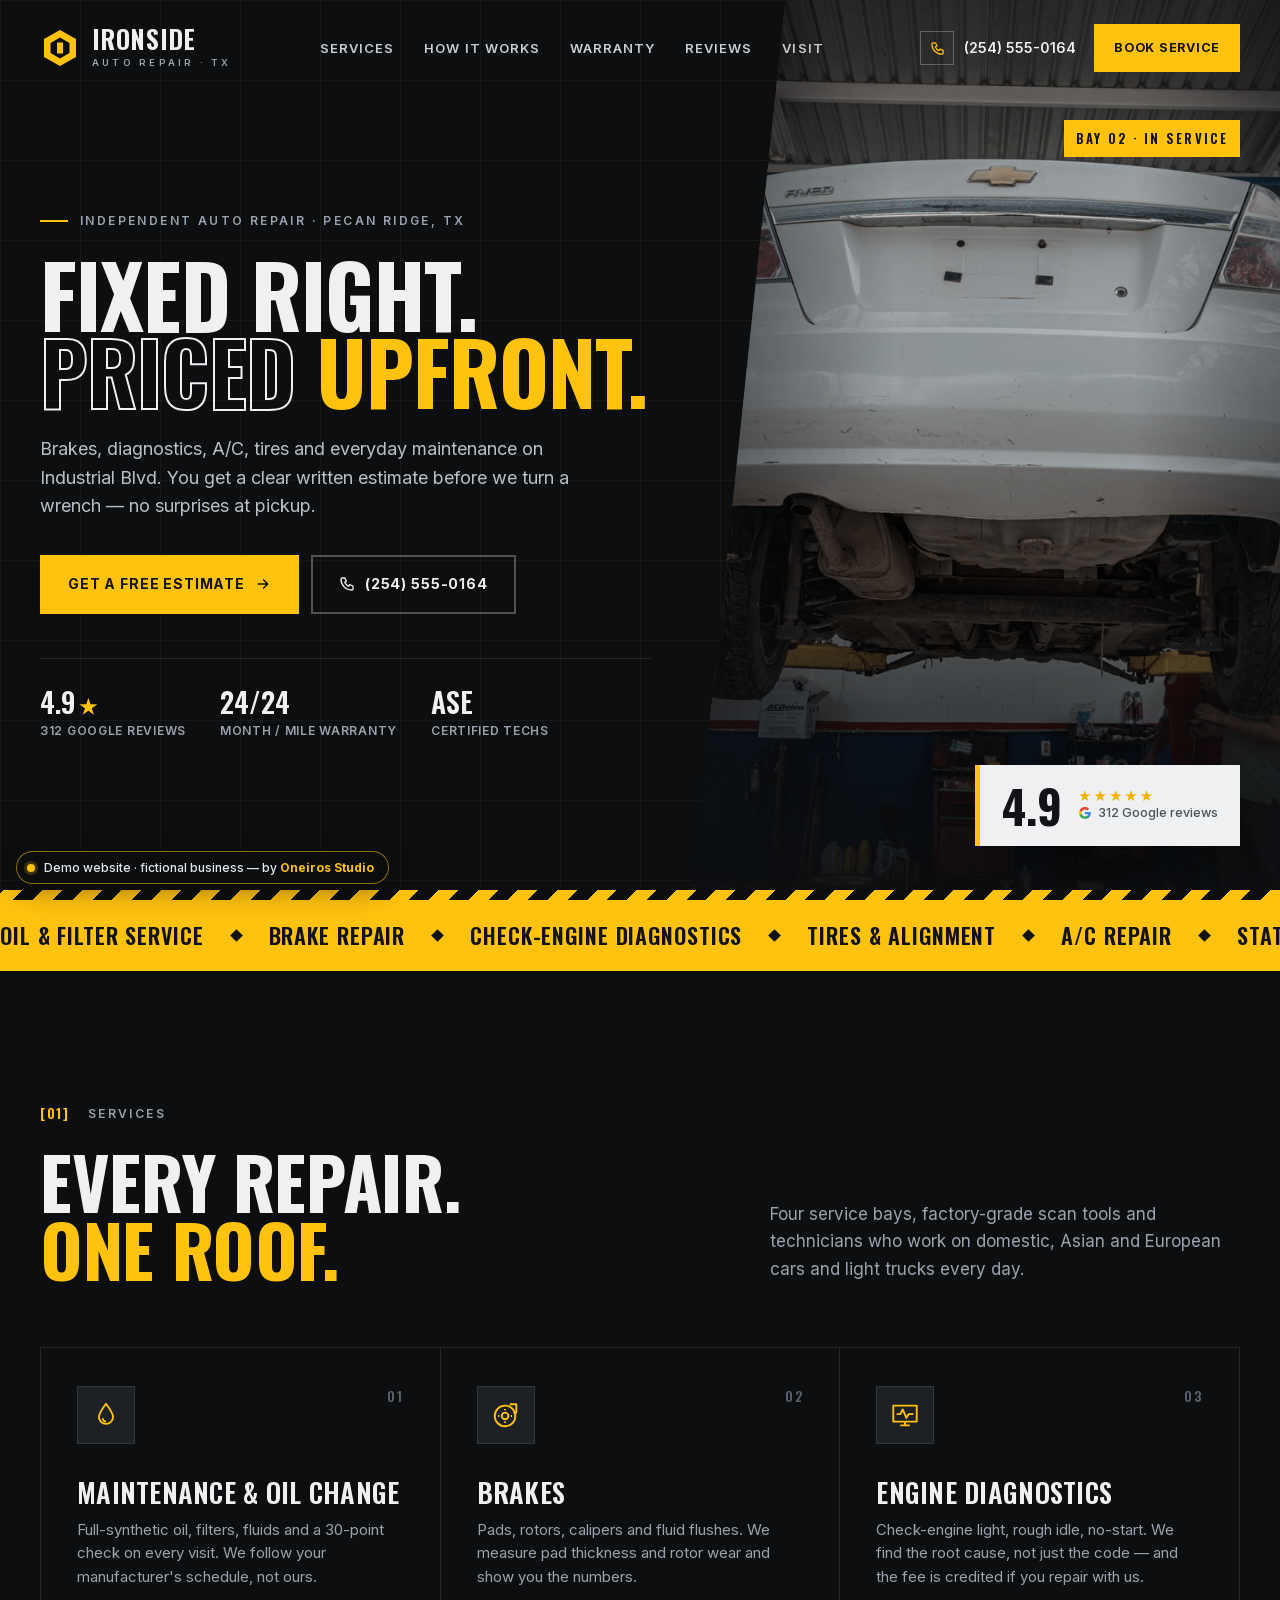
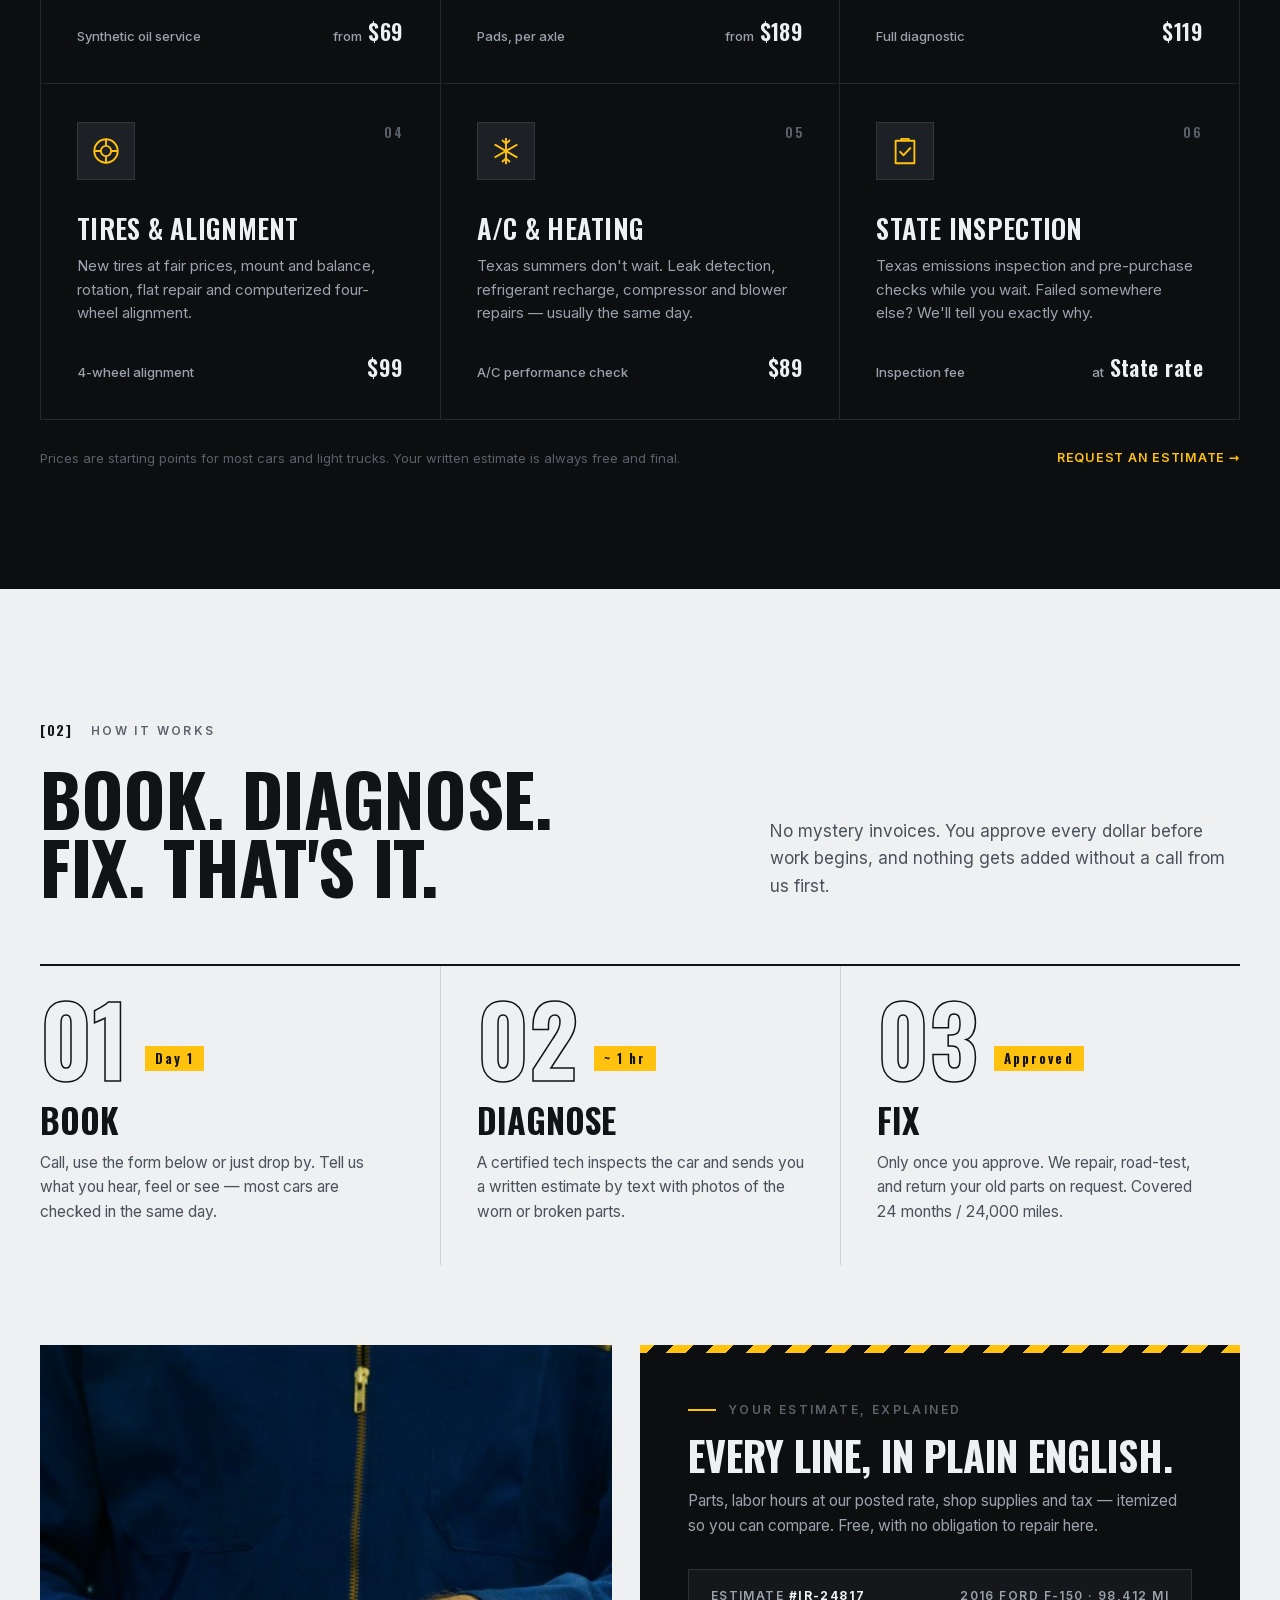
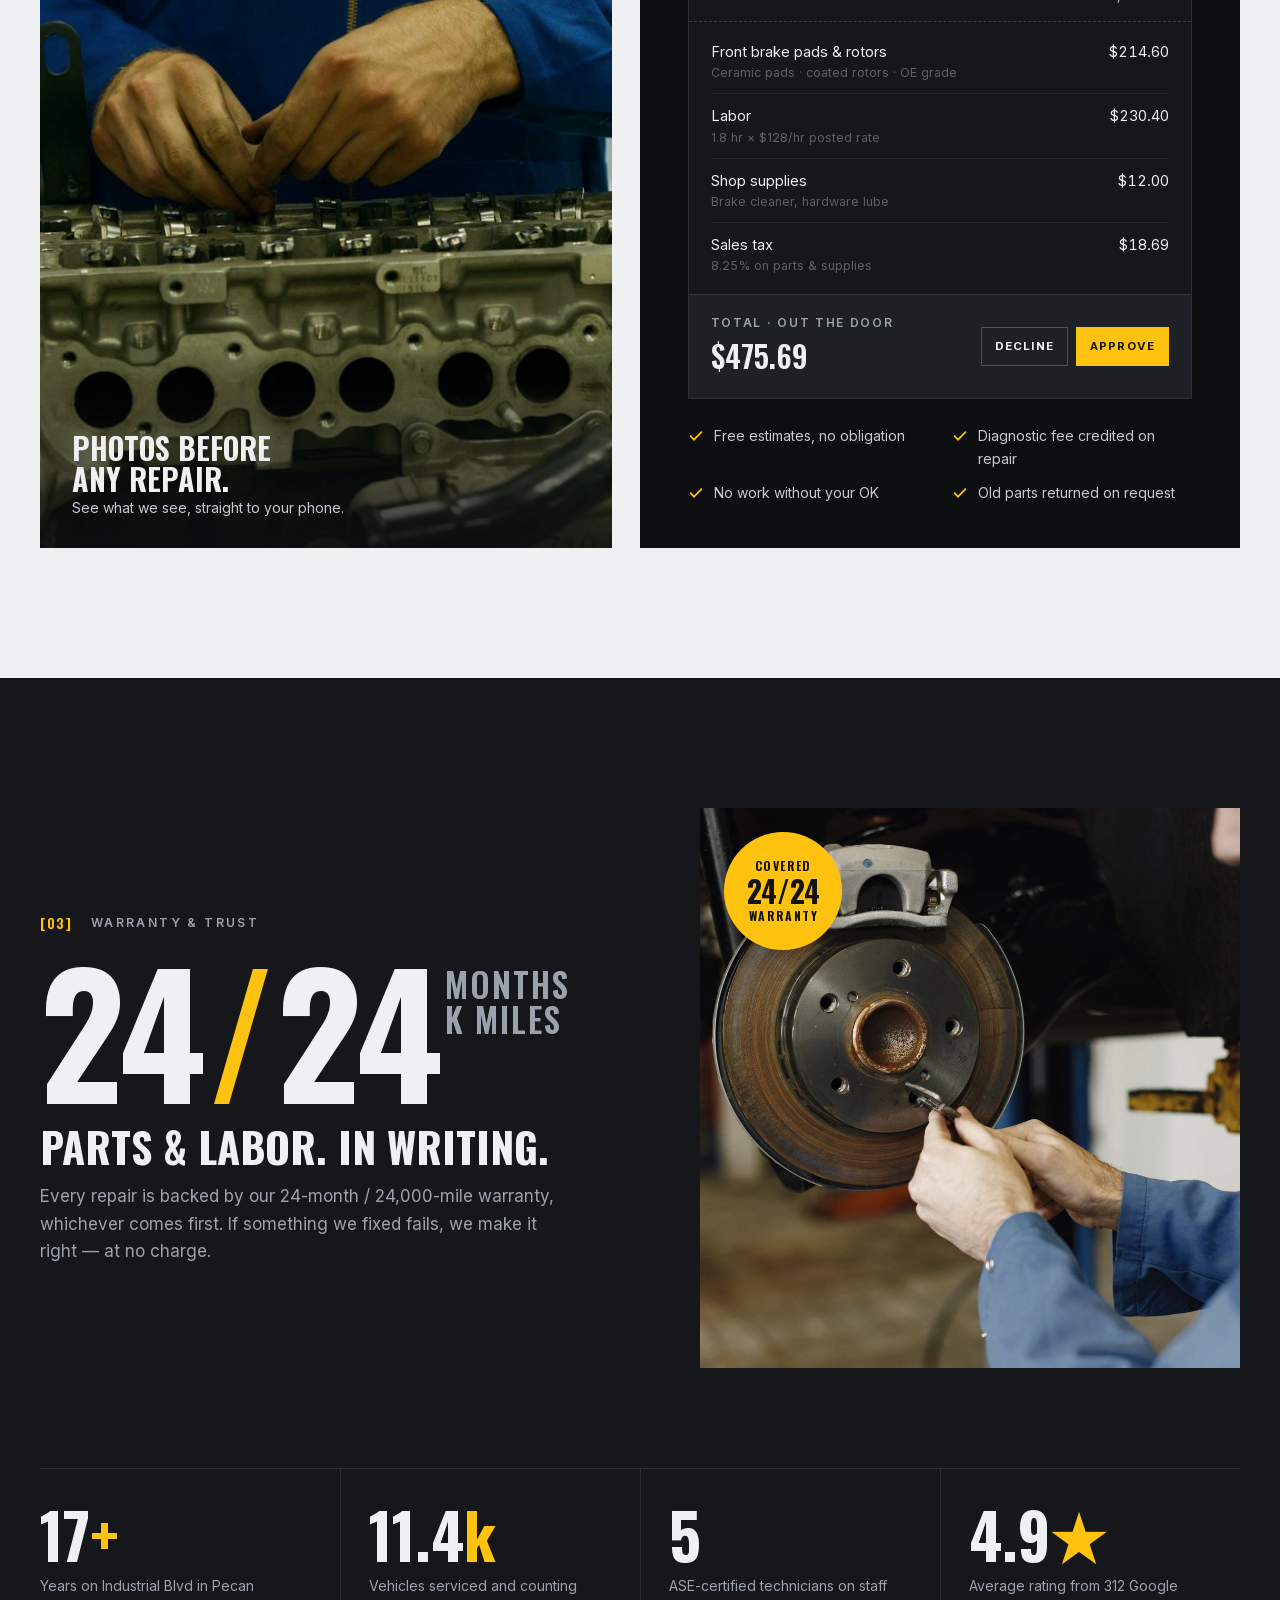
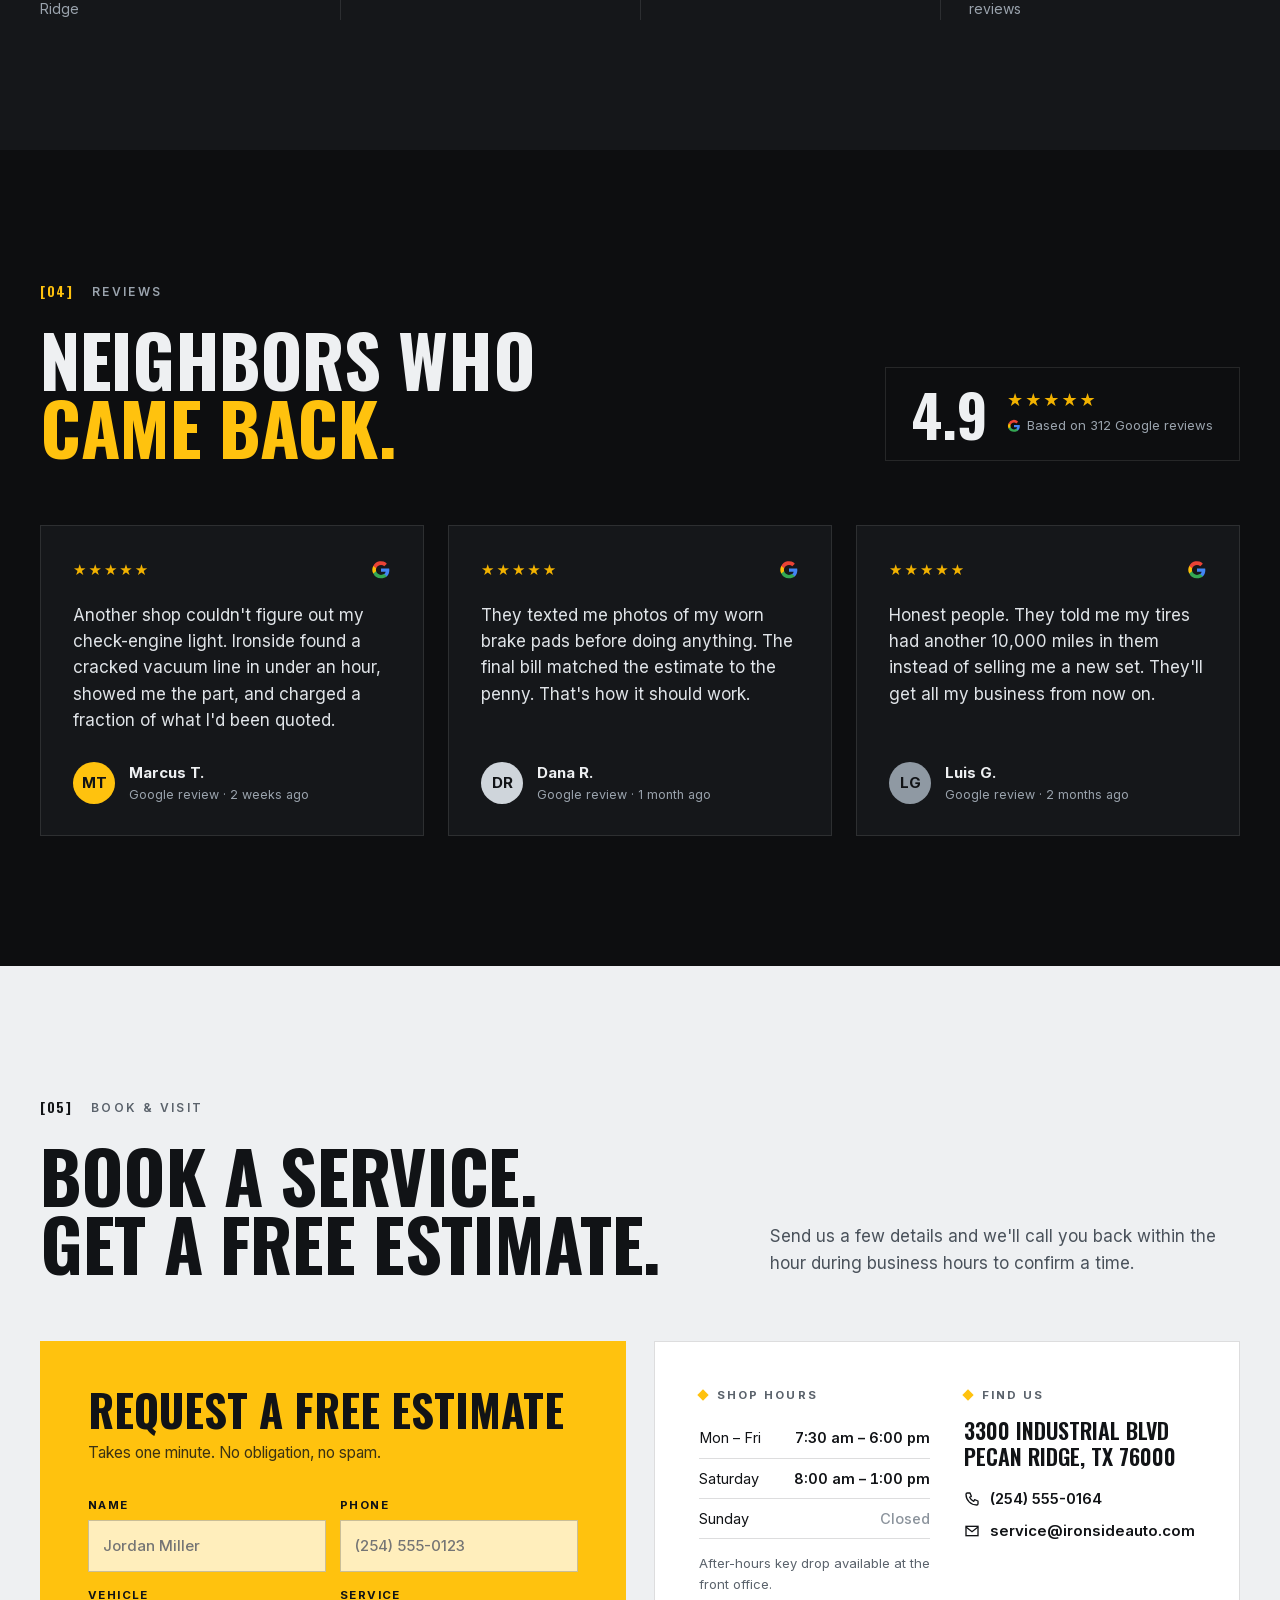
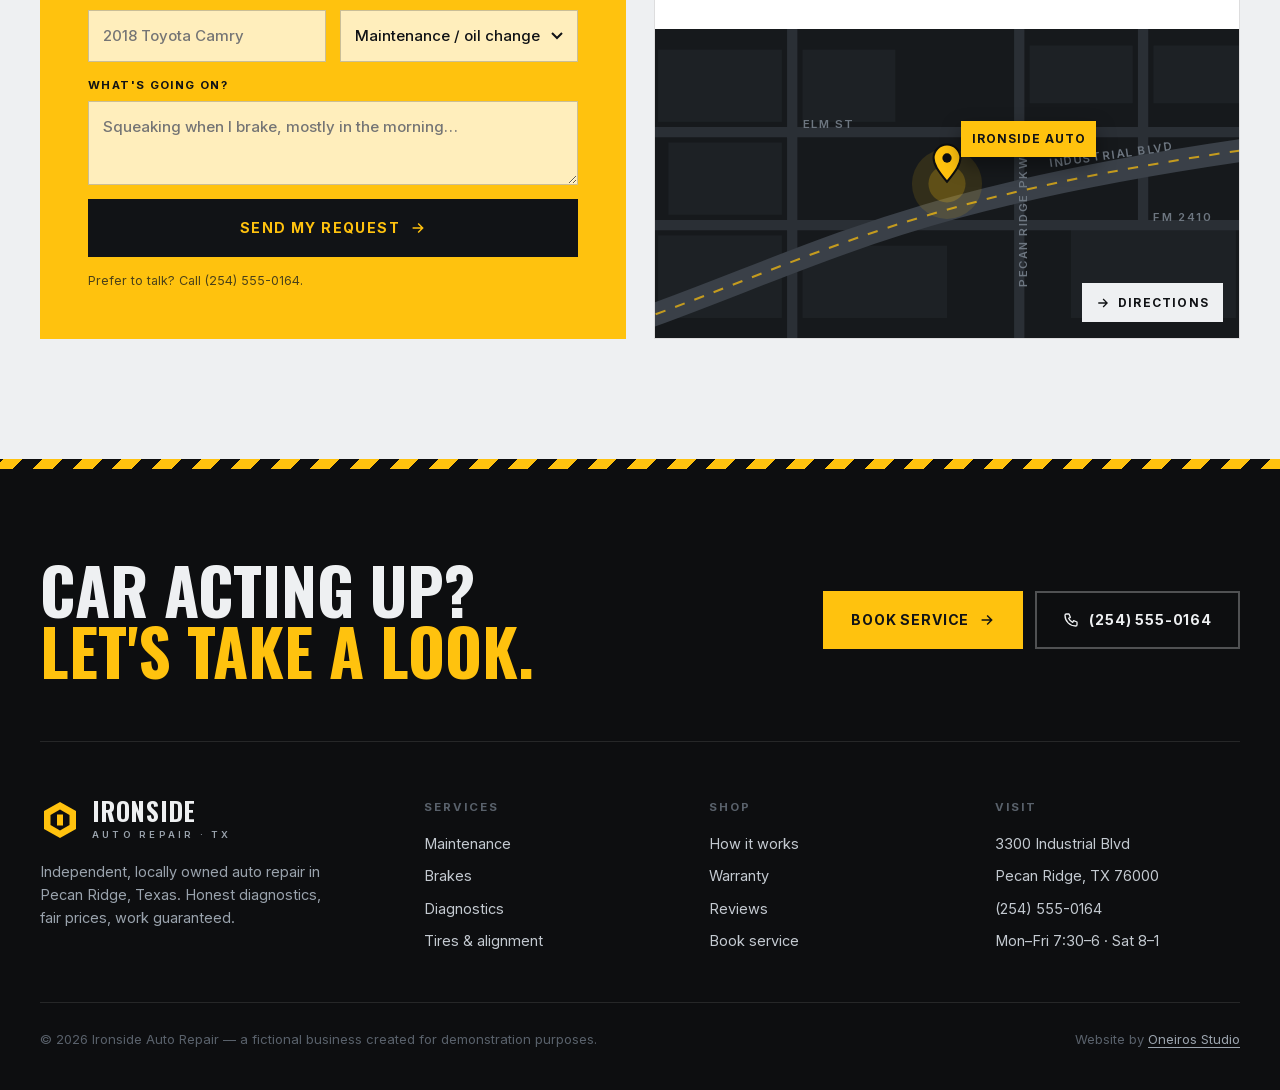
<file: web/demos/ironside-auto/index.html>
<!doctype html>
<html lang="en">
<head>
<meta charset="utf-8">
<meta name="viewport" content="width=device-width, initial-scale=1">
<meta name="robots" content="noindex">
<title>Ironside Auto Repair — Demo by Oneiros Studio</title>
<meta name="description" content="Demo website for a fictional independent auto repair shop in Pecan Ridge, TX. Designed by Oneiros Studio.">
<link rel="stylesheet" href="../../../assets/fonts/web-demos-ironside-auto.css">
<style>
:root{
  --carbon:#0d0e10; --carbon-2:#15171a; --carbon-3:#1d2024; --steel:#2b3036; --steel-2:#59616b;
  --mist:#9aa3ad; --paper:#eef0f2; --paper-2:#e2e5e8; --white:#fff;
  --yellow:#ffc20e; --yellow-2:#f2b200; --ink:#111316;
  --line:rgba(255,255,255,.1); --line-dark:rgba(17,19,22,.14);
  --hazard:repeating-linear-gradient(-45deg,var(--yellow) 0 14px,var(--carbon) 14px 28px);
}
*{box-sizing:border-box;margin:0;padding:0}
html{scroll-behavior:smooth}
body{background:var(--carbon);color:var(--paper);font-family:Inter,system-ui,-apple-system,sans-serif;font-size:16px;line-height:1.6;-webkit-font-smoothing:antialiased;overflow-x:hidden}
img{display:block;max-width:100%}
a{color:inherit;text-decoration:none}
svg{display:block}
.wrap{max-width:1280px;margin:0 auto;padding:0 40px}
.cond{font-family:Oswald,'Arial Narrow',sans-serif;text-transform:uppercase}
.label{display:inline-flex;align-items:center;gap:12px;font-size:12px;letter-spacing:.2em;text-transform:uppercase;font-weight:600;color:var(--mist)}
.label i{display:inline-block;width:28px;height:2px;background:var(--yellow)}
.secnum{font-family:Oswald,sans-serif;font-weight:600;font-size:14px;letter-spacing:.12em;color:var(--yellow)}
.h2{font-family:Oswald,sans-serif;font-weight:700;text-transform:uppercase;font-size:clamp(44px,5.6vw,84px);line-height:.95;letter-spacing:-.005em}
.h2 .y{color:var(--yellow)}
.sechead{display:grid;grid-template-columns:minmax(0,1.35fr) minmax(0,1fr);gap:60px;align-items:end;margin-bottom:64px}
.sechead .meta{display:flex;gap:18px;align-items:center;margin-bottom:22px}
.sechead p{color:var(--mist);font-size:17px;max-width:470px;justify-self:end}

.btn{display:inline-flex;align-items:center;justify-content:center;gap:10px;background:var(--yellow);color:var(--ink);padding:16px 26px;font-weight:700;font-size:14px;letter-spacing:.06em;text-transform:uppercase;border:2px solid var(--yellow);white-space:nowrap;transition:background .2s,color .2s}
.btn:hover{background:var(--white);border-color:var(--white)}
.btn.ghost{background:transparent;color:var(--paper);border-color:rgba(255,255,255,.28)}
.btn.ghost:hover{border-color:var(--yellow);color:var(--yellow)}
.btn svg{width:16px;height:16px}
.hazard{height:10px;background:var(--hazard)}

/* ---------- header ---------- */
header{position:absolute;top:0;left:0;right:0;z-index:20}
nav{display:flex;align-items:center;justify-content:space-between;gap:24px;padding:24px 0}
.logo{display:flex;align-items:center;gap:12px;white-space:nowrap}
.logo .mark{width:40px;height:40px;flex:none}
.logo b{font-family:Oswald,sans-serif;font-weight:700;font-size:25px;letter-spacing:.04em;line-height:1;text-transform:uppercase;display:block}
.logo small{display:block;font-size:9.5px;letter-spacing:.34em;text-transform:uppercase;color:var(--mist);font-weight:600;margin-top:4px}
.links{display:flex;gap:30px;font-size:13px;font-weight:600;letter-spacing:.08em;text-transform:uppercase;color:#c9ced4}
.links a:hover{color:var(--yellow)}
.nav-ctas{display:flex;gap:10px;align-items:center}
.nav-ctas .btn{padding:12px 18px;font-size:12.5px}
.phone-link{display:flex;align-items:center;gap:10px;font-weight:600;font-size:14px;padding:0 8px;white-space:nowrap}
.phone-link span.ic{width:34px;height:34px;border:1.5px solid rgba(255,255,255,.25);display:grid;place-items:center}
.phone-link svg{width:15px;height:15px;color:var(--yellow)}

/* ---------- hero ---------- */
.hero{position:relative;display:grid;grid-template-columns:1.08fr .92fr;min-height:100vh;max-height:1000px;background:var(--carbon);overflow:hidden}
.hero::before{content:"";position:absolute;inset:0;background:
  linear-gradient(rgba(255,255,255,.035) 1px,transparent 1px) 0 0/80px 80px,
  linear-gradient(90deg,rgba(255,255,255,.035) 1px,transparent 1px) 0 0/80px 80px;pointer-events:none}
.hero-txt{position:relative;z-index:2;padding:128px 40px 76px max(40px,calc((100vw - 1280px)/2 + 40px));display:flex;flex-direction:column;justify-content:center}
.hero h1{font-family:Oswald,sans-serif;font-weight:700;text-transform:uppercase;font-size:clamp(56px,6.7vw,104px);line-height:.9;letter-spacing:-.01em;margin:24px 0 26px}
.hero h1 .y{color:var(--yellow)}
.hero h1 .out{color:transparent;-webkit-text-stroke:2px var(--paper)}
.hero-txt>p{max-width:540px;color:#b9c0c8;font-size:18px}
.hero .ctas{display:flex;gap:12px;margin-top:34px;flex-wrap:wrap}
.hero-proof{display:flex;gap:34px;margin-top:44px;padding-top:28px;border-top:1px solid var(--line);flex-wrap:wrap}
.hero-proof div{display:flex;flex-direction:column}
.hero-proof b{font-family:Oswald,sans-serif;font-size:28px;font-weight:600;line-height:1.1}
.hero-proof b em{font-style:normal;color:var(--yellow);font-size:20px;margin-left:3px}
.hero-proof span{font-size:12px;color:var(--mist);letter-spacing:.06em;text-transform:uppercase;font-weight:600;margin-top:4px}
.hero-img{position:relative;clip-path:polygon(16% 0,100% 0,100% 100%,0 100%)}
.hero-img img{position:absolute;inset:0;width:100%;height:100%;object-fit:cover;object-position:50% 35%;filter:saturate(.5) contrast(1.12) brightness(.82)}
.hero-img::after{content:"";position:absolute;inset:0;background:
  linear-gradient(90deg,rgba(13,14,16,.55) 0%,rgba(13,14,16,0) 35%,rgba(13,14,16,0) 75%,rgba(13,14,16,.45) 100%),
  linear-gradient(180deg,rgba(13,14,16,.35) 0%,rgba(13,14,16,0) 22%,rgba(13,14,16,0) 55%,rgba(13,14,16,.92) 100%)}
.hero-stripe{position:absolute;z-index:3;left:0;bottom:0;width:100%;height:10px;background:var(--hazard)}
.hero-card{position:absolute;z-index:4;right:40px;bottom:54px;background:var(--paper);color:var(--ink);padding:20px 22px;display:flex;align-items:center;gap:16px;box-shadow:0 20px 60px rgba(0,0,0,.45);border-left:5px solid var(--yellow)}
.hero-card strong{font-family:Oswald,sans-serif;font-size:46px;font-weight:700;line-height:.9}
.hero-card small{display:block;font-size:12.5px;color:#4a525b;font-weight:500}
.stars{color:var(--yellow-2);letter-spacing:2px;font-size:15px;line-height:1}
.g{display:inline-flex;align-items:center;gap:6px}
.g svg{width:14px;height:14px}
.hero-tag{position:absolute;z-index:4;right:40px;top:120px;font-family:Oswald,sans-serif;font-size:13px;letter-spacing:.18em;color:var(--ink);background:var(--yellow);padding:8px 12px;font-weight:600;text-transform:uppercase}

/* ---------- ticker ---------- */
.ticker{background:var(--yellow);color:var(--ink);overflow:hidden;white-space:nowrap;padding:18px 0;border-bottom:1px solid #000}
.ticker .track{display:inline-flex;animation:tick 38s linear infinite}
.ticker span{font-family:Oswald,sans-serif;font-weight:600;font-size:22px;text-transform:uppercase;letter-spacing:.04em;display:inline-flex;align-items:center;gap:28px;margin-right:28px}
.ticker span::after{content:"";width:9px;height:9px;background:var(--ink);transform:rotate(45deg)}
@keyframes tick{to{transform:translateX(-50%)}}
@media (prefers-reduced-motion:reduce){.ticker .track{animation:none}}

/* ---------- services ---------- */
.services{padding:130px 0 120px;background:var(--carbon)}
.svc-grid{display:grid;grid-template-columns:repeat(3,1fr);border-top:1px solid var(--line);border-left:1px solid var(--line)}
.svc{position:relative;padding:38px 36px 34px;border-right:1px solid var(--line);border-bottom:1px solid var(--line);display:flex;flex-direction:column;min-height:330px;transition:background .25s}
.svc:hover{background:var(--carbon-2)}
.svc::before{content:"";position:absolute;left:-1px;top:-1px;width:0;height:3px;background:var(--yellow);transition:width .35s}
.svc:hover::before{width:calc(100% + 2px)}
.svc-top{display:flex;justify-content:space-between;align-items:flex-start;margin-bottom:34px}
.svc .ico{width:58px;height:58px;display:grid;place-items:center;background:var(--carbon-3);border:1px solid var(--line);color:var(--yellow)}
.svc .ico svg{width:30px;height:30px}
.svc .n{font-family:Oswald,sans-serif;font-size:13px;letter-spacing:.14em;color:var(--steel-2);font-weight:600}
.svc h3{font-family:Oswald,sans-serif;font-weight:600;text-transform:uppercase;font-size:27px;line-height:1.05;letter-spacing:.01em;margin-bottom:12px}
.svc p{color:var(--mist);font-size:15px;line-height:1.55}
.svc .price{margin-top:auto;padding-top:26px;display:flex;justify-content:space-between;align-items:baseline;font-size:13px;color:var(--mist);font-weight:500}
.svc .price b{font-family:Oswald,sans-serif;font-size:22px;color:var(--paper);font-weight:600;letter-spacing:.02em}
.svc .price b small{font-size:13px;color:var(--mist);font-family:Inter,sans-serif;font-weight:500;margin-right:6px;letter-spacing:0;text-transform:none}
.svc-note{display:flex;justify-content:space-between;gap:30px;margin-top:28px;font-size:13px;color:var(--steel-2)}
.svc-note a{color:var(--yellow);font-weight:600;letter-spacing:.06em;text-transform:uppercase;font-size:12.5px;white-space:nowrap}

/* ---------- process ---------- */
.process{background:var(--paper);color:var(--ink);padding:130px 0}
.process .label{color:#5b636c}
.process .sechead p{color:#4a525b}
.steps{display:grid;grid-template-columns:repeat(3,1fr);gap:0;counter-reset:s;border-top:2px solid var(--ink)}
.step{padding:34px 36px 40px 0;position:relative}
.step + .step{padding-left:36px;border-left:1px solid var(--line-dark)}
.step .big{font-family:Oswald,sans-serif;font-weight:700;font-size:96px;line-height:.8;color:transparent;-webkit-text-stroke:1.5px var(--ink);margin-bottom:26px;display:flex;align-items:flex-end;gap:16px}
.step .big span{font-size:13px;-webkit-text-stroke:0;color:var(--ink);background:var(--yellow);padding:6px 10px;letter-spacing:.16em;line-height:1;margin-bottom:6px}
.step h3{font-family:Oswald,sans-serif;font-weight:700;text-transform:uppercase;font-size:34px;line-height:1;margin-bottom:14px}
.step p{color:#4a525b;font-size:15.5px;max-width:340px}
.estimate-row{display:grid;grid-template-columns:1fr 1.05fr;gap:28px;margin-top:80px}
.est-photo{position:relative;min-height:520px;overflow:hidden}
.est-photo img{position:absolute;inset:0;width:100%;height:100%;object-fit:cover;object-position:40% 60%;filter:saturate(.75) contrast(1.05)}
.est-photo .cap{position:absolute;left:0;bottom:0;right:0;padding:80px 32px 28px;background:linear-gradient(transparent,rgba(13,14,16,.88));color:var(--paper)}
.est-photo .cap b{font-family:Oswald,sans-serif;font-size:30px;text-transform:uppercase;line-height:1.05;display:block}
.est-photo .cap span{font-size:14px;color:#c4cad1}
.est-box{background:var(--carbon);color:var(--paper);padding:48px 48px 44px;position:relative}
.est-box::before{content:"";position:absolute;left:0;right:0;top:0;height:8px;background:var(--hazard)}
.est-box h3{font-family:Oswald,sans-serif;font-weight:700;text-transform:uppercase;font-size:40px;line-height:1;margin:16px 0 14px}
.est-box > p{color:var(--mist);font-size:15.5px;max-width:520px}
.ticket{margin-top:30px;background:var(--carbon-2);border:1px solid var(--line);font-size:14.5px}
.ticket-head{display:flex;justify-content:space-between;gap:16px;padding:16px 22px;border-bottom:1px dashed rgba(255,255,255,.16);font-size:12px;letter-spacing:.12em;text-transform:uppercase;color:var(--mist);font-weight:600}
.ticket-head b{color:var(--paper)}
.ticket ul{list-style:none;padding:8px 22px}
.ticket li{display:flex;justify-content:space-between;gap:20px;padding:10px 0;border-bottom:1px solid rgba(255,255,255,.06)}
.ticket li:last-child{border:0}
.ticket li span:first-child small{display:block;color:var(--steel-2);font-size:12.5px}
.ticket li span:last-child{font-variant-numeric:tabular-nums;white-space:nowrap}
.ticket-total{display:flex;justify-content:space-between;align-items:center;gap:14px;padding:18px 22px;background:var(--carbon-3);border-top:1px solid var(--line)}
.ticket-total b{font-family:Oswald,sans-serif;font-size:30px;font-weight:600;font-variant-numeric:tabular-nums}
.ticket-total .lbl{font-size:12px;letter-spacing:.14em;text-transform:uppercase;color:var(--mist);font-weight:600}
.ticket-actions{display:flex;gap:8px}
.ticket-actions span{font-size:11.5px;font-weight:700;letter-spacing:.1em;text-transform:uppercase;padding:9px 13px;border:1.5px solid rgba(255,255,255,.22)}
.ticket-actions span.ok{background:var(--yellow);border-color:var(--yellow);color:var(--ink)}
.est-points{display:grid;grid-template-columns:1fr 1fr;gap:12px 24px;margin-top:26px;list-style:none;font-size:14px;color:#c4cad1}
.est-points li{display:flex;gap:10px;align-items:flex-start}
.est-points svg{width:16px;height:16px;color:var(--yellow);flex:none;margin-top:3px}

/* ---------- warranty ---------- */
.warranty{position:relative;background:var(--carbon-2);padding:130px 0;overflow:hidden}
.warranty .grid{display:grid;grid-template-columns:minmax(0,1.05fr) minmax(0,.95fr);gap:64px;align-items:center}
.w-big{font-family:Oswald,sans-serif;font-weight:700;line-height:.8;font-size:clamp(120px,13vw,190px);letter-spacing:-.02em;display:flex;align-items:flex-start;gap:6px;margin:28px 0 30px}
.w-big .sl{color:var(--yellow);font-weight:500}
.w-big .unit{font-size:.2em;letter-spacing:.06em;line-height:1.05;color:var(--mist);font-weight:600;margin-top:.15em;text-transform:uppercase}
.warranty h2{font-family:Oswald,sans-serif;font-weight:700;text-transform:uppercase;font-size:42px;line-height:1;margin-bottom:16px}
.warranty .lead{color:var(--mist);font-size:17px;max-width:520px}
.w-photo{position:relative;height:560px;overflow:hidden}
.w-photo img{width:100%;height:100%;object-fit:cover;object-position:38% 50%;filter:saturate(.7) contrast(1.08)}
.w-photo .seal{position:absolute;left:24px;top:24px;width:118px;height:118px;border-radius:50%;background:var(--yellow);color:var(--ink);display:grid;place-items:center;text-align:center;font-family:Oswald,sans-serif;text-transform:uppercase;font-weight:700;line-height:1;box-shadow:0 12px 30px rgba(0,0,0,.35)}
.w-photo .seal div{font-size:12px;letter-spacing:.12em}
.w-photo .seal b{display:block;font-size:30px;letter-spacing:0;margin:4px 0}
.stats{display:grid;grid-template-columns:repeat(4,1fr);margin-top:100px;border-top:1px solid var(--line)}
.stat{padding:34px 28px 0 0}
.stat + .stat{padding-left:28px;border-left:1px solid var(--line)}
.stat b{font-family:Oswald,sans-serif;font-weight:700;font-size:62px;line-height:1;display:block}
.stat b em{font-style:normal;color:var(--yellow)}
.stat span{display:block;margin-top:10px;color:var(--mist);font-size:14px;max-width:220px}

/* ---------- reviews ---------- */
.reviews{background:var(--carbon);padding:130px 0}
.rating-box{justify-self:end;display:flex;align-items:center;gap:20px;border:1px solid var(--line);padding:20px 26px}
.rating-box strong{font-family:Oswald,sans-serif;font-size:58px;line-height:.9;font-weight:700}
.rating-box small{display:block;color:var(--mist);font-size:13px;margin-top:6px}
.rev-grid{display:grid;grid-template-columns:repeat(3,1fr);gap:24px}
.rev{background:var(--carbon-2);border:1px solid var(--line);padding:34px 32px 30px;display:flex;flex-direction:column}
.rev .top{display:flex;justify-content:space-between;align-items:center;margin-bottom:22px}
.rev .q{font-family:Oswald,sans-serif;font-size:80px;line-height:.5;color:var(--yellow);height:30px}
.rev p{font-size:17px;line-height:1.55;color:#dfe3e7}
.rev .who{display:flex;align-items:center;gap:14px;margin-top:auto;padding-top:28px}
.rev .av{width:42px;height:42px;border-radius:50%;display:grid;place-items:center;font-weight:700;font-size:15px;color:var(--ink)}
.rev .who b{display:block;font-size:15px}
.rev .who small{display:block;font-size:12.5px;color:var(--mist)}

/* ---------- visit ---------- */
.visit{background:var(--paper);color:var(--ink);padding:130px 0 120px}
.visit .label{color:#5b636c}
.visit-grid{display:grid;grid-template-columns:1fr 1fr;gap:28px}
.form-card{background:var(--yellow);padding:48px;position:relative}
.form-card h3{font-family:Oswald,sans-serif;font-weight:700;text-transform:uppercase;font-size:44px;line-height:.95;margin-bottom:10px}
.form-card > p{font-size:15.5px;color:#3a3214;max-width:420px}
form{display:grid;grid-template-columns:1fr 1fr;gap:14px;margin-top:30px}
form label{display:flex;flex-direction:column;gap:6px;font-size:11.5px;font-weight:700;letter-spacing:.12em;text-transform:uppercase}
form .full{grid-column:1/-1}
form input,form select,form textarea{font:inherit;font-size:15px;font-weight:500;letter-spacing:0;text-transform:none;color:var(--ink);background:rgba(255,255,255,.72);border:1.5px solid rgba(17,19,22,.22);padding:13px 14px;border-radius:0;width:100%;appearance:none;-webkit-appearance:none}
form select{background-image:url("data:image/svg+xml,%3Csvg xmlns='http://www.w3.org/2000/svg' width='12' height='8'%3E%3Cpath d='M1 1l5 5 5-5' fill='none' stroke='%23111316' stroke-width='2'/%3E%3C/svg%3E");background-repeat:no-repeat;background-position:right 14px center}
form textarea{resize:vertical;min-height:84px}
form input:focus,form select:focus,form textarea:focus{outline:none;border-color:var(--ink);background:#fff}
form button{grid-column:1/-1;font:inherit;cursor:pointer;background:var(--ink);color:var(--yellow);border:0;padding:18px;font-weight:700;letter-spacing:.1em;text-transform:uppercase;font-size:14px;display:flex;gap:10px;justify-content:center;align-items:center}
form button:hover{background:#000}
.form-msg{grid-column:1/-1;font-size:13.5px;font-weight:600;display:none;background:var(--ink);color:var(--paper);padding:12px 14px}
.form-msg.on{display:block}
.form-fine{grid-column:1/-1;font-size:12.5px;color:#4b4119}
.info-card{background:var(--white);border:1px solid var(--line-dark);display:flex;flex-direction:column}
.info-top{display:grid;grid-template-columns:1fr 1fr;gap:34px;padding:44px 44px 34px}
.info-card h4{font-size:11.5px;letter-spacing:.18em;text-transform:uppercase;font-weight:700;color:#5b636c;margin-bottom:14px;display:flex;align-items:center;gap:10px}
.info-card h4::before{content:"";width:8px;height:8px;background:var(--yellow);transform:rotate(45deg)}
.hours{width:100%;border-collapse:collapse;font-size:14.5px}
.hours td{padding:8px 0;border-bottom:1px solid var(--line-dark)}
.hours td:last-child{text-align:right;font-weight:600;font-variant-numeric:tabular-nums;white-space:nowrap}
.hours .closed td:last-child{color:#8b939c;font-weight:500}
.addr{font-family:Oswald,sans-serif;font-size:22px;line-height:1.15;text-transform:uppercase;font-weight:600}
.contact-lines{margin-top:18px;display:flex;flex-direction:column;gap:8px;font-size:15px}
.contact-lines a{display:flex;gap:10px;align-items:center;font-weight:600}
.contact-lines svg{width:16px;height:16px;flex:none}
.map{position:relative;flex:1;min-height:250px;background:#16191c;overflow:hidden}
.map svg{position:absolute;inset:0;width:100%;height:100%}
.map .pin-lbl{position:absolute;left:50%;top:50%;transform:translate(14px,-62px);background:var(--yellow);color:var(--ink);font-weight:700;font-size:12px;letter-spacing:.08em;text-transform:uppercase;padding:8px 11px;white-space:nowrap;box-shadow:0 8px 20px rgba(0,0,0,.4)}
.map .dir{position:absolute;right:16px;bottom:16px;background:var(--paper);color:var(--ink);font-size:12px;font-weight:700;letter-spacing:.1em;text-transform:uppercase;padding:10px 14px;display:flex;align-items:center;gap:8px}
.map .dir svg{position:static;width:14px;height:14px}

/* ---------- footer ---------- */
footer{background:var(--carbon);padding:90px 0 40px}
.f-cta{display:flex;justify-content:space-between;align-items:center;gap:40px;padding-bottom:60px;border-bottom:1px solid var(--line)}
.f-cta h2{font-family:Oswald,sans-serif;font-weight:700;text-transform:uppercase;font-size:clamp(40px,5vw,72px);line-height:.95}
.f-cta h2 .y{color:var(--yellow)}
.f-cta .ctas{display:flex;gap:12px;flex-wrap:wrap}
.f-grid{display:grid;grid-template-columns:1.4fr 1fr 1fr 1fr;gap:40px;padding:56px 0 50px}
.f-grid p{color:var(--mist);font-size:14.5px;margin-top:18px;max-width:300px}
.f-grid h5{font-size:11.5px;letter-spacing:.18em;text-transform:uppercase;color:var(--steel-2);font-weight:700;margin-bottom:16px}
.f-grid ul{list-style:none;display:flex;flex-direction:column;gap:9px;font-size:14.5px;color:#c4cad1}
.f-grid ul a:hover{color:var(--yellow)}
.f-bottom{display:flex;justify-content:space-between;gap:20px;padding-top:26px;border-top:1px solid var(--line);font-size:13px;color:var(--steel-2)}
.f-bottom a{color:var(--mist);text-decoration:underline;text-underline-offset:3px}

/* ---------- demo badge ---------- */
.demo-badge{position:fixed;left:16px;bottom:16px;z-index:100;display:inline-flex;align-items:center;gap:9px;background:rgba(13,14,16,.92);-webkit-backdrop-filter:blur(8px);backdrop-filter:blur(8px);color:#e7eaed;border:1px solid rgba(255,194,14,.55);padding:8px 14px 8px 10px;border-radius:999px;font-size:12px;font-weight:500;line-height:1.25;box-shadow:0 8px 24px rgba(0,0,0,.35);max-width:calc(100vw - 32px)}
.demo-badge .dot{width:8px;height:8px;border-radius:50%;background:var(--yellow);flex:none;box-shadow:0 0 0 3px rgba(255,194,14,.2)}
.demo-badge b{font-weight:700;color:var(--yellow)}
.demo-badge:hover{border-color:var(--yellow)}

/* ---------- responsive ---------- */
@media (max-width:1180px){
  .links{display:none}
  .svc-grid{grid-template-columns:repeat(2,1fr)}
  .stats{grid-template-columns:repeat(2,1fr)}
  .stat:nth-child(3){padding-left:0;border-left:0}
  .stat{padding-bottom:30px}
  .f-grid{grid-template-columns:1fr 1fr}
  .hero-proof{gap:24px}
  .hero-proof span{font-size:11px;letter-spacing:.03em}
  .hero-tag{display:none}
  .estimate-row,.visit-grid{grid-template-columns:minmax(0,1fr)}
  .est-photo{min-height:420px}
}
@media (max-width:960px){
  .wrap{padding:0 24px}
  .hero{grid-template-columns:1fr;min-height:auto;max-height:none}
  .hero-txt{padding:130px 24px 56px}
  .hero-img{height:520px;clip-path:polygon(0 8%,100% 0,100% 100%,0 100%)}
  .hero-img img{transform:scale(1.75);transform-origin:50% 32%}
  .sechead{grid-template-columns:minmax(0,1fr);gap:22px;margin-bottom:44px}
  .sechead p{justify-self:start}
  .rating-box{justify-self:start}
  .steps{grid-template-columns:minmax(0,1fr)}
  .step,.step + .step{padding:30px 0 34px;border-left:0}
  .step + .step{border-top:1px solid var(--line-dark)}
  .estimate-row,.warranty .grid,.visit-grid{grid-template-columns:minmax(0,1fr)}
  .est-photo{min-height:380px}
  .rev-grid{grid-template-columns:minmax(0,1fr)}
  .f-cta{flex-direction:column;align-items:flex-start}
}
@media (max-width:640px){
  body{font-size:15.5px}
  .wrap{padding:0 18px}
  nav{padding:16px 0}
  .logo{gap:9px}
  .logo .mark{width:32px;height:32px}
  .logo b{font-size:19px}
  .logo small{font-size:8px;letter-spacing:.28em;margin-top:3px}
  .phone-link{display:none}
  .nav-ctas .btn{padding:10px 13px;font-size:11.5px;letter-spacing:.05em}
  .nav-ctas .call-m{display:inline-flex !important;padding:10px;width:40px}
  .hide-m{display:none}
  .hero-txt{padding:104px 18px 52px}
  .hero .label{font-size:10.5px;letter-spacing:.14em}
  .hero h1{font-size:clamp(46px,14.2vw,64px);margin:20px 0 22px}
  .hero h1 .out{-webkit-text-stroke:1.5px var(--paper)}
  .hero-txt>p{font-size:16px}
  .hero .ctas{margin-top:28px}
  .hero .ctas{display:grid;grid-template-columns:1fr 58px;gap:10px}
  .hero .ctas .btn{padding:16px 12px;font-size:13px}
  .hero .ctas .btn.ghost{padding:0}
  .hero-proof{gap:0;margin-top:36px;padding-top:22px;display:grid;grid-template-columns:repeat(3,1fr)}
  .hero-proof div + div{padding-left:14px;border-left:1px solid var(--line)}
  .hero-proof div{padding-right:8px}
  .hero-proof b{font-size:23px}
  .hero-proof b em{font-size:15px}
  .hero-proof span{font-size:10px;letter-spacing:.04em}
  .hero-img{position:absolute;top:0;left:0;right:0;height:520px;clip-path:none;overflow:hidden}
  .hero-img img{transform:scale(1.12);transform-origin:50% 30%;filter:saturate(.5) contrast(1.1) brightness(.85)}
  .hero-img::after{background:linear-gradient(180deg,rgba(13,14,16,.75) 0%,rgba(13,14,16,.12) 22%,rgba(13,14,16,.35) 42%,rgba(13,14,16,.88) 66%,#0d0e10 92%)}
  .hero-txt{padding-top:280px}
  .hero-card{display:none}
  .hero-tag{display:none}
  .ticker{padding:13px 0}
  .ticker span{font-size:17px;gap:20px;margin-right:20px}
  .services,.process,.warranty,.reviews,.visit{padding:84px 0}
  .h2{font-size:clamp(40px,12vw,54px)}
  .sechead p{font-size:15.5px}
  .svc-grid{grid-template-columns:1fr}
  .svc{padding:30px 22px 26px;min-height:0}
  .svc-top{margin-bottom:22px}
  .svc h3{font-size:24px}
  .svc-note{flex-direction:column;gap:12px}
  .step .big{font-size:76px}
  .step h3{font-size:30px}
  .estimate-row{margin-top:50px;gap:18px}
  .est-photo{min-height:300px}
  .est-photo .cap{padding:60px 20px 20px}
  .est-photo .cap b{font-size:24px}
  .est-box{padding:38px 20px 26px}
  .est-box h3{font-size:32px}
  .ticket{font-size:13.5px}
  .ticket-head{padding:14px 14px;font-size:10.5px;flex-direction:column;gap:4px}
  .ticket ul{padding:6px 14px}
  .ticket-total{padding:16px 14px;flex-wrap:wrap}
  .ticket-total b{font-size:26px}
  .ticket-actions{width:100%}
  .ticket-actions span{flex:1;text-align:center}
  .est-points{grid-template-columns:1fr}
  .w-big{font-size:clamp(80px,25vw,104px);margin:22px 0 24px}
  .warranty h2{font-size:32px}
  .warranty .lead{font-size:15.5px}
  .w-photo{height:360px}
  .w-photo .seal{width:96px;height:96px}
  .w-photo .seal b{font-size:24px}
  .stats{margin-top:56px}
  .stat,.stat + .stat{padding:24px 0 22px 0}
  .stat + .stat{padding-left:16px}
  .stat:nth-child(3){padding-left:0}
  .stat b{font-size:44px}
  .stat span{font-size:13px}
  .rating-box{padding:16px 18px}
  .rating-box strong{font-size:46px}
  .rev{padding:28px 22px 24px}
  .rev p{font-size:16px}
  .form-card{padding:36px 20px 28px}
  .form-card h3{font-size:36px}
  form{grid-template-columns:1fr}
  .info-top{grid-template-columns:1fr;padding:32px 20px 26px;gap:30px}
  .addr{font-size:23px}
  .map{min-height:230px}
  footer{padding:70px 0 92px}
  .f-cta .ctas{width:100%}
  .f-cta .ctas .btn{flex:1 1 100%}
  .f-grid{grid-template-columns:1fr 1fr;gap:34px 20px}
  .f-grid > div:first-child{grid-column:1/-1}
  .f-bottom{flex-direction:column;gap:8px}
  .demo-badge{left:10px;bottom:10px;font-size:10.5px;padding:6px 11px 6px 8px;gap:7px}
  .demo-badge .dot{width:6px;height:6px}
}
.call-m{display:none !important}
small.g{display:flex;align-items:center;gap:6px}
</style>
</head>
<body>

<!-- SVG sprite -->
<svg width="0" height="0" style="position:absolute" aria-hidden="true">
  <defs>
    <symbol id="i-phone" viewBox="0 0 24 24"><path fill="none" stroke="currentColor" stroke-width="2" stroke-linejoin="round" d="M5 3h4l2 5-2.5 1.5a11 11 0 0 0 6 6L16 13l5 2v4a2 2 0 0 1-2 2A16 16 0 0 1 3 5a2 2 0 0 1 2-2z"/></symbol>
    <symbol id="i-arrow" viewBox="0 0 24 24"><path fill="none" stroke="currentColor" stroke-width="2.2" stroke-linecap="square" d="M5 12h13M13 6l6 6-6 6"/></symbol>
    <symbol id="i-check" viewBox="0 0 24 24"><path fill="none" stroke="currentColor" stroke-width="2.6" stroke-linecap="square" d="m4 12.5 5 5L20 6.5"/></symbol>
    <symbol id="i-mail" viewBox="0 0 24 24"><g fill="none" stroke="currentColor" stroke-width="2"><rect x="3" y="5" width="18" height="14"/><path d="m3 6 9 7 9-7"/></g></symbol>
    <symbol id="i-google" viewBox="0 0 24 24"><path fill="#4285F4" d="M22 12.2c0-.7-.1-1.4-.2-2H12v3.8h5.6a4.8 4.8 0 0 1-2.1 3.1v2.6h3.4c2-1.8 3.1-4.5 3.1-7.5z"/><path fill="#34A853" d="M12 22c2.8 0 5.2-.9 6.9-2.5l-3.4-2.6c-.9.6-2.1 1-3.5 1-2.7 0-5-1.8-5.8-4.3H2.7v2.7A10 10 0 0 0 12 22z"/><path fill="#FBBC05" d="M6.2 13.6a6 6 0 0 1 0-3.8V7.1H2.7a10 10 0 0 0 0 9.2z"/><path fill="#EA4335" d="M12 6c1.5 0 2.9.5 4 1.5l3-3A10 10 0 0 0 2.7 7.1l3.5 2.7C7 7.8 9.3 6 12 6z"/></symbol>
  </defs>
</svg>

<header><div class="wrap"><nav>
  <a class="logo" href="#top" aria-label="Ironside Auto Repair — home">
    <svg class="mark" viewBox="0 0 40 40" aria-hidden="true">
      <path d="M20 2 36 11v18L20 38 4 29V11z" fill="#ffc20e"/>
      <path d="M20 9.5 29.5 15v10L20 30.5 10.5 25V15z" fill="#0d0e10"/>
      <path d="M17 14.5h6v11h-6z" fill="#ffc20e"/>
    </svg>
    <span><b>Ironside</b><small>Auto Repair · TX</small></span>
  </a>
  <div class="links"><a href="#services">Services</a><a href="#process">How it works</a><a href="#warranty">Warranty</a><a href="#reviews">Reviews</a><a href="#visit">Visit</a></div>
  <div class="nav-ctas">
    <a class="phone-link" href="tel:+12545550164"><span class="ic"><svg><use href="#i-phone"/></svg></span>(254) 555-0164</a>
    <a class="btn ghost call-m" href="tel:+12545550164" aria-label="Call the shop"><svg><use href="#i-phone"/></svg></a>
    <a class="btn" href="#visit"><span>Book<span class="hide-m"> service</span></span></a>
  </div>
</nav></div></header>

<main id="top">
<section class="hero">
  <div class="hero-txt">
    <span class="label"><i></i>Independent auto repair · Pecan Ridge, TX</span>
    <h1>Fixed right.<br><span class="out">Priced</span> <span class="y">upfront.</span></h1>
    <p>Brakes, diagnostics, A/C, tires and everyday maintenance on Industrial Blvd. You get a clear written estimate before we turn a wrench — no surprises at pickup.</p>
    <div class="ctas">
      <a class="btn" href="#visit">Get a free estimate <svg><use href="#i-arrow"/></svg></a>
      <a class="btn ghost" href="tel:+12545550164" aria-label="Call (254) 555-0164"><svg><use href="#i-phone"/></svg><span class="hide-m">(254) 555-0164</span></a>
    </div>
    <div class="hero-proof">
      <div><b>4.9<em>★</em></b><span>312 Google reviews</span></div>
      <div><b>24/24</b><span>Month / mile warranty</span></div>
      <div><b>ASE</b><span>Certified techs</span></div>
    </div>
  </div>
  <div class="hero-img">
    <img src="img/hero.jpg" alt="Sedan raised on a two-post lift inside the shop">
    <span class="hero-tag">Bay 02 · In service</span>
    <div class="hero-card">
      <strong>4.9</strong>
      <div><div class="stars">★★★★★</div><small class="g"><svg><use href="#i-google"/></svg>312 Google reviews</small></div>
    </div>
  </div>
  <div class="hero-stripe"></div>
</section>

<div class="ticker" aria-hidden="true"><div class="track">
  <span>Oil &amp; filter service</span><span>Brake repair</span><span>Check-engine diagnostics</span><span>Tires &amp; alignment</span><span>A/C repair</span><span>State inspection</span><span>Free estimates</span>
  <span>Oil &amp; filter service</span><span>Brake repair</span><span>Check-engine diagnostics</span><span>Tires &amp; alignment</span><span>A/C repair</span><span>State inspection</span><span>Free estimates</span>
</div></div>

<!-- 01 SERVICES -->
<section class="services" id="services"><div class="wrap">
  <div class="sechead">
    <div>
      <div class="meta"><span class="secnum">[01]</span><span class="label">Services</span></div>
      <h2 class="h2">Every repair.<br><span class="y">One roof.</span></h2>
    </div>
    <p>Four service bays, factory-grade scan tools and technicians who work on domestic, Asian and European cars and light trucks every day.</p>
  </div>

  <div class="svc-grid">
    <article class="svc">
      <div class="svc-top"><div class="ico"><svg viewBox="0 0 32 32" fill="none" stroke="currentColor" stroke-width="2" stroke-linejoin="round"><path d="M16 4c4.5 6 7.5 10 7.5 14a7.5 7.5 0 0 1-15 0C8.5 14 11.5 10 16 4z"/><path d="M12.5 19.5a3.5 3.5 0 0 0 3.5 3.5"/></svg></div><span class="n">01</span></div>
      <h3>Maintenance &amp; oil change</h3>
      <p>Full-synthetic oil, filters, fluids and a 30-point check on every visit. We follow your manufacturer's schedule, not ours.</p>
      <div class="price"><span>Synthetic oil service</span><b><small>from</small>$69</b></div>
    </article>
    <article class="svc">
      <div class="svc-top"><div class="ico"><svg viewBox="0 0 32 32" fill="none" stroke="currentColor" stroke-width="2"><circle cx="15" cy="17" r="11"/><circle cx="15" cy="17" r="3.5"/><path d="M15 9.5v1.5M22.5 17H21M15 24.5V23M7.5 17H9"/><path d="M20 4.5h7v9h-3" stroke-linejoin="round"/></svg></div><span class="n">02</span></div>
      <h3>Brakes</h3>
      <p>Pads, rotors, calipers and fluid flushes. We measure pad thickness and rotor wear and show you the numbers.</p>
      <div class="price"><span>Pads, per axle</span><b><small>from</small>$189</b></div>
    </article>
    <article class="svc">
      <div class="svc-top"><div class="ico"><svg viewBox="0 0 32 32" fill="none" stroke="currentColor" stroke-width="2" stroke-linejoin="round"><rect x="3.5" y="6" width="25" height="17"/><path d="M7 15h4l2.5-5 4 9 2.5-4H25"/><path d="M11 27h10M16 23v4"/></svg></div><span class="n">03</span></div>
      <h3>Engine diagnostics</h3>
      <p>Check-engine light, rough idle, no-start. We find the root cause, not just the code — and the fee is credited if you repair with us.</p>
      <div class="price"><span>Full diagnostic</span><b>$119</b></div>
    </article>
    <article class="svc">
      <div class="svc-top"><div class="ico"><svg viewBox="0 0 32 32" fill="none" stroke="currentColor" stroke-width="2"><circle cx="16" cy="16" r="12.5"/><circle cx="16" cy="16" r="5.5"/><path d="M16 3.5v7M16 21.5v7M3.5 16h7M21.5 16h7"/></svg></div><span class="n">04</span></div>
      <h3>Tires &amp; alignment</h3>
      <p>New tires at fair prices, mount and balance, rotation, flat repair and computerized four-wheel alignment.</p>
      <div class="price"><span>4-wheel alignment</span><b>$99</b></div>
    </article>
    <article class="svc">
      <div class="svc-top"><div class="ico"><svg viewBox="0 0 32 32" fill="none" stroke="currentColor" stroke-width="2" stroke-linecap="square"><path d="M16 3v26M4.7 9.5l22.6 13M4.7 22.5l22.6-13"/><path d="m12.5 5 3.5 3 3.5-3M12.5 27l3.5-3 3.5 3"/></svg></div><span class="n">05</span></div>
      <h3>A/C &amp; heating</h3>
      <p>Texas summers don't wait. Leak detection, refrigerant recharge, compressor and blower repairs — usually the same day.</p>
      <div class="price"><span>A/C performance check</span><b>$89</b></div>
    </article>
    <article class="svc">
      <div class="svc-top"><div class="ico"><svg viewBox="0 0 32 32" fill="none" stroke="currentColor" stroke-width="2" stroke-linejoin="round"><rect x="6" y="5" width="20" height="24"/><path d="M12 5V3h8v2"/><path d="m11 17 3.5 3.5L21.5 13" stroke-linecap="square"/></svg></div><span class="n">06</span></div>
      <h3>State inspection</h3>
      <p>Texas emissions inspection and pre-purchase checks while you wait. Failed somewhere else? We'll tell you exactly why.</p>
      <div class="price"><span>Inspection fee</span><b><small>at</small>State rate</b></div>
    </article>
  </div>
  <div class="svc-note"><span>Prices are starting points for most cars and light trucks. Your written estimate is always free and final.</span><a href="#visit">Request an estimate →</a></div>
</div></section>

<!-- 02 PROCESS -->
<section class="process" id="process"><div class="wrap">
  <div class="sechead">
    <div>
      <div class="meta"><span class="secnum" style="color:var(--ink)">[02]</span><span class="label">How it works</span></div>
      <h2 class="h2">Book. Diagnose.<br>Fix. That's it.</h2>
    </div>
    <p>No mystery invoices. You approve every dollar before work begins, and nothing gets added without a call from us first.</p>
  </div>

  <div class="steps">
    <div class="step">
      <div class="big">01<span>Day 1</span></div>
      <h3>Book</h3>
      <p>Call, use the form below or just drop by. Tell us what you hear, feel or see — most cars are checked in the same day.</p>
    </div>
    <div class="step">
      <div class="big">02<span>~ 1 hr</span></div>
      <h3>Diagnose</h3>
      <p>A certified tech inspects the car and sends you a written estimate by text with photos of the worn or broken parts.</p>
    </div>
    <div class="step">
      <div class="big">03<span>Approved</span></div>
      <h3>Fix</h3>
      <p>Only once you approve. We repair, road-test, and return your old parts on request. Covered 24 months / 24,000 miles.</p>
    </div>
  </div>

  <div class="estimate-row">
    <div class="est-photo">
      <img src="img/engine.jpg" alt="Technician rebuilding a cylinder head">
      <div class="cap"><b>Photos before<br>any repair.</b><span>See what we see, straight to your phone.</span></div>
    </div>
    <div class="est-box">
      <span class="label"><i></i>Your estimate, explained</span>
      <h3>Every line, in plain English.</h3>
      <p>Parts, labor hours at our posted rate, shop supplies and tax — itemized so you can compare. Free, with no obligation to repair here.</p>
      <div class="ticket">
        <div class="ticket-head"><span>Estimate <b>#IR-24817</b></span><span>2016 Ford F-150 · 98,412 mi</span></div>
        <ul>
          <li><span>Front brake pads &amp; rotors<small>Ceramic pads · coated rotors · OE grade</small></span><span>$214.60</span></li>
          <li><span>Labor<small>1.8 hr × $128/hr posted rate</small></span><span>$230.40</span></li>
          <li><span>Shop supplies<small>Brake cleaner, hardware lube</small></span><span>$12.00</span></li>
          <li><span>Sales tax<small>8.25% on parts &amp; supplies</small></span><span>$18.69</span></li>
        </ul>
        <div class="ticket-total">
          <div><div class="lbl">Total · out the door</div><b>$475.69</b></div>
          <div class="ticket-actions"><span>Decline</span><span class="ok">Approve</span></div>
        </div>
      </div>
      <ul class="est-points">
        <li><svg><use href="#i-check"/></svg>Free estimates, no obligation</li>
        <li><svg><use href="#i-check"/></svg>Diagnostic fee credited on repair</li>
        <li><svg><use href="#i-check"/></svg>No work without your OK</li>
        <li><svg><use href="#i-check"/></svg>Old parts returned on request</li>
      </ul>
    </div>
  </div>
</div></section>

<!-- 03 WARRANTY -->
<section class="warranty" id="warranty"><div class="wrap">
  <div class="grid">
    <div>
      <div class="meta" style="display:flex;gap:18px;align-items:center"><span class="secnum">[03]</span><span class="label">Warranty &amp; trust</span></div>
      <div class="w-big" aria-label="24 months, 24,000 miles">24<span class="sl">/</span>24<span class="unit">Months<br>K miles</span></div>
      <h2>Parts &amp; labor. In writing.</h2>
      <p class="lead">Every repair is backed by our 24-month / 24,000-mile warranty, whichever comes first. If something we fixed fails, we make it right — at no charge.</p>
    </div>
    <div class="w-photo">
      <img src="img/brakes.jpg" alt="Technician measuring a brake rotor">
      <div class="seal"><div>Covered<b>24/24</b>Warranty</div></div>
    </div>
  </div>
  <div class="stats">
    <div class="stat"><b>17<em>+</em></b><span>Years on Industrial Blvd in Pecan Ridge</span></div>
    <div class="stat"><b>11.4<em>k</em></b><span>Vehicles serviced and counting</span></div>
    <div class="stat"><b>5</b><span>ASE-certified technicians on staff</span></div>
    <div class="stat"><b>4.9<em>★</em></b><span>Average rating from 312 Google reviews</span></div>
  </div>
</div></section>

<!-- 04 REVIEWS -->
<section class="reviews" id="reviews"><div class="wrap">
  <div class="sechead">
    <div>
      <div class="meta"><span class="secnum">[04]</span><span class="label">Reviews</span></div>
      <h2 class="h2">Neighbors who<br><span class="y">came back.</span></h2>
    </div>
    <div class="rating-box">
      <strong>4.9</strong>
      <div><div class="stars" style="font-size:18px">★★★★★</div><small class="g"><svg><use href="#i-google"/></svg>Based on 312 Google reviews</small></div>
    </div>
  </div>
  <div class="rev-grid">
    <article class="rev">
      <div class="top"><span class="stars">★★★★★</span><svg width="20" height="20"><use href="#i-google"/></svg></div>
      <p>Another shop couldn't figure out my check-engine light. Ironside found a cracked vacuum line in under an hour, showed me the part, and charged a fraction of what I'd been quoted.</p>
      <div class="who"><span class="av" style="background:#ffc20e">MT</span><div><b>Marcus T.</b><small>Google review · 2 weeks ago</small></div></div>
    </article>
    <article class="rev">
      <div class="top"><span class="stars">★★★★★</span><svg width="20" height="20"><use href="#i-google"/></svg></div>
      <p>They texted me photos of my worn brake pads before doing anything. The final bill matched the estimate to the penny. That's how it should work.</p>
      <div class="who"><span class="av" style="background:#cfd5db">DR</span><div><b>Dana R.</b><small>Google review · 1 month ago</small></div></div>
    </article>
    <article class="rev">
      <div class="top"><span class="stars">★★★★★</span><svg width="20" height="20"><use href="#i-google"/></svg></div>
      <p>Honest people. They told me my tires had another 10,000 miles in them instead of selling me a new set. They'll get all my business from now on.</p>
      <div class="who"><span class="av" style="background:#8f99a3">LG</span><div><b>Luis G.</b><small>Google review · 2 months ago</small></div></div>
    </article>
  </div>
</div></section>

<!-- 05 VISIT -->
<section class="visit" id="visit"><div class="wrap">
  <div class="sechead">
    <div>
      <div class="meta"><span class="secnum" style="color:var(--ink)">[05]</span><span class="label">Book &amp; visit</span></div>
      <h2 class="h2">Book a service.<br>Get a free estimate.</h2>
    </div>
    <p style="color:#4a525b">Send us a few details and we'll call you back within the hour during business hours to confirm a time.</p>
  </div>
  <div class="visit-grid">
    <div class="form-card">
      <h3>Request a free estimate</h3>
      <p>Takes one minute. No obligation, no spam.</p>
      <form id="estimate-form" novalidate>
        <label>Name<input type="text" name="name" placeholder="Jordan Miller" autocomplete="off"></label>
        <label>Phone<input type="tel" name="phone" placeholder="(254) 555-0123" autocomplete="off"></label>
        <label>Vehicle<input type="text" name="vehicle" placeholder="2018 Toyota Camry"></label>
        <label>Service<select name="service"><option>Maintenance / oil change</option><option>Brakes</option><option>Engine diagnostics</option><option>Tires &amp; alignment</option><option>A/C &amp; heating</option><option>State inspection</option><option>Something else</option></select></label>
        <label class="full">What's going on?<textarea name="msg" placeholder="Squeaking when I brake, mostly in the morning…"></textarea></label>
        <button type="submit">Send my request <svg width="16" height="16"><use href="#i-arrow"/></svg></button>
        <div class="form-msg" id="form-msg">Thanks! This is a demo website — the form isn't connected, so no request was sent.</div>
        <div class="form-fine">Prefer to talk? Call (254) 555-0164.</div>
      </form>
    </div>
    <div class="info-card">
      <div class="info-top">
        <div>
          <h4>Shop hours</h4>
          <table class="hours">
            <tr><td>Mon – Fri</td><td>7:30 am – 6:00 pm</td></tr>
            <tr><td>Saturday</td><td>8:00 am – 1:00 pm</td></tr>
            <tr class="closed"><td>Sunday</td><td>Closed</td></tr>
          </table>
          <p style="font-size:13px;color:#5b636c;margin-top:14px">After-hours key drop available at the front office.</p>
        </div>
        <div>
          <h4>Find us</h4>
          <div class="addr">3300 Industrial Blvd<br>Pecan Ridge, TX 76000</div>
          <div class="contact-lines">
            <a href="tel:+12545550164"><svg><use href="#i-phone"/></svg>(254) 555-0164</a>
            <a href="mailto:service@ironsideauto.com"><svg><use href="#i-mail"/></svg>service@ironsideauto.com</a>
          </div>
        </div>
      </div>
      <div class="map" role="img" aria-label="Stylized map showing the shop on Industrial Blvd">
        <svg viewBox="0 0 600 300" preserveAspectRatio="xMidYMid slice" aria-hidden="true">
          <rect width="600" height="300" fill="#16191c"/>
          <g fill="#1d2125">
            <rect x="20" y="20" width="120" height="70"/><rect x="160" y="20" width="90" height="70"/><rect x="380" y="16" width="100" height="56"/><rect x="500" y="16" width="90" height="56"/>
            <rect x="20" y="200" width="120" height="80"/><rect x="160" y="210" width="140" height="70"/><rect x="420" y="190" width="160" height="90"/>
            <rect x="30" y="110" width="110" height="70"/>
          </g>
          <g stroke="#2a2f35" stroke-width="10" fill="none">
            <path d="M0 100h600M150 0v300M370 0v300M0 190h600M490 0v190"/>
          </g>
          <path d="M-20 290 C180 220 260 160 640 110" stroke="#3a4048" stroke-width="22" fill="none"/>
          <path d="M-20 290 C180 220 260 160 640 110" stroke="#ffc20e" stroke-width="2" stroke-dasharray="10 10" fill="none" opacity=".7"/>
          <g font-family="Inter, sans-serif" font-size="11" font-weight="600" letter-spacing="1.5" fill="#6d7680">
            <text x="400" y="134" transform="rotate(-8 400 134)">INDUSTRIAL BLVD</text>
            <text x="160" y="96">ELM ST</text>
            <text x="378" y="250" transform="rotate(-90 378 250)">PECAN RIDGE PKWY</text>
            <text x="500" y="186">FM 2410</text>
          </g>
          <circle cx="300" cy="150" r="34" fill="#ffc20e" opacity=".12"/>
          <circle cx="300" cy="150" r="18" fill="#ffc20e" opacity=".22"/>
          <path d="M300 156c-9-11-13-17-13-23a13 13 0 0 1 26 0c0 6-4 12-13 23z" transform="translate(0 -8)" fill="#ffc20e" stroke="#0d0e10" stroke-width="2"/>
          <circle cx="300" cy="125" r="4.5" fill="#0d0e10"/>
        </svg>
        <span class="pin-lbl" style="left:50%">Ironside Auto</span>
        <a class="dir" href="#visit"><svg><use href="#i-arrow"/></svg>Directions</a>
      </div>
    </div>
  </div>
</div></section>
</main>

<div class="hazard"></div>
<footer><div class="wrap">
  <div class="f-cta">
    <h2>Car acting up?<br><span class="y">Let's take a look.</span></h2>
    <div class="ctas">
      <a class="btn" href="#visit">Book service <svg><use href="#i-arrow"/></svg></a>
      <a class="btn ghost" href="tel:+12545550164"><svg><use href="#i-phone"/></svg>(254) 555-0164</a>
    </div>
  </div>
  <div class="f-grid">
    <div>
      <a class="logo" href="#top">
        <svg class="mark" viewBox="0 0 40 40" aria-hidden="true"><path d="M20 2 36 11v18L20 38 4 29V11z" fill="#ffc20e"/><path d="M20 9.5 29.5 15v10L20 30.5 10.5 25V15z" fill="#0d0e10"/><path d="M17 14.5h6v11h-6z" fill="#ffc20e"/></svg>
        <span><b>Ironside</b><small>Auto Repair · TX</small></span>
      </a>
      <p>Independent, locally owned auto repair in Pecan Ridge, Texas. Honest diagnostics, fair prices, work guaranteed.</p>
    </div>
    <div><h5>Services</h5><ul><li><a href="#services">Maintenance</a></li><li><a href="#services">Brakes</a></li><li><a href="#services">Diagnostics</a></li><li><a href="#services">Tires &amp; alignment</a></li></ul></div>
    <div><h5>Shop</h5><ul><li><a href="#process">How it works</a></li><li><a href="#warranty">Warranty</a></li><li><a href="#reviews">Reviews</a></li><li><a href="#visit">Book service</a></li></ul></div>
    <div><h5>Visit</h5><ul><li>3300 Industrial Blvd</li><li>Pecan Ridge, TX 76000</li><li><a href="tel:+12545550164">(254) 555-0164</a></li><li>Mon–Fri 7:30–6 · Sat 8–1</li></ul></div>
  </div>
  <div class="f-bottom"><span>© 2026 Ironside Auto Repair — a fictional business created for demonstration purposes.</span><span>Website by <a href="../../">Oneiros Studio</a></span></div>
</div></footer>

<a class="demo-badge" href="../../"><span class="dot"></span><span>Demo website · fictional business — by <b>Oneiros Studio</b></span></a>

<script>
document.getElementById('estimate-form').addEventListener('submit',function(e){e.preventDefault();document.getElementById('form-msg').classList.add('on');});
</script>
</body>
</html>
</file>
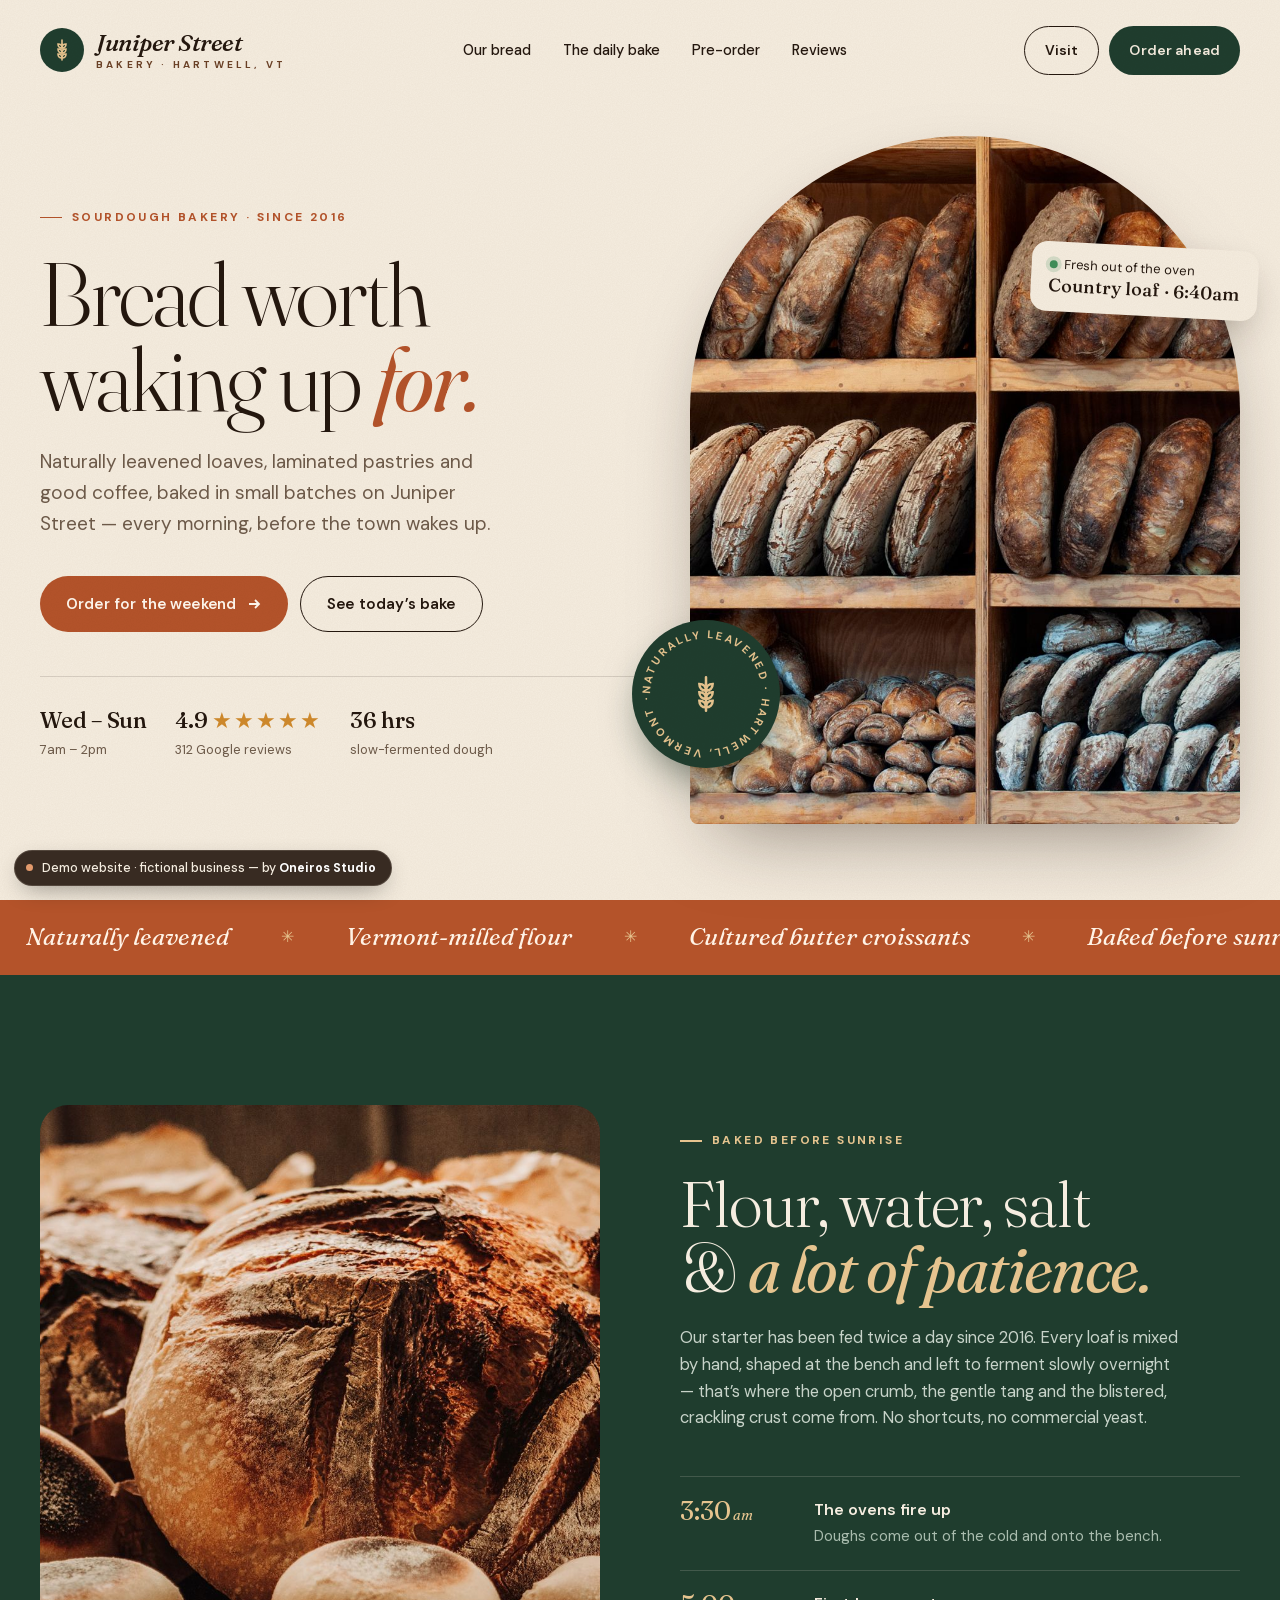
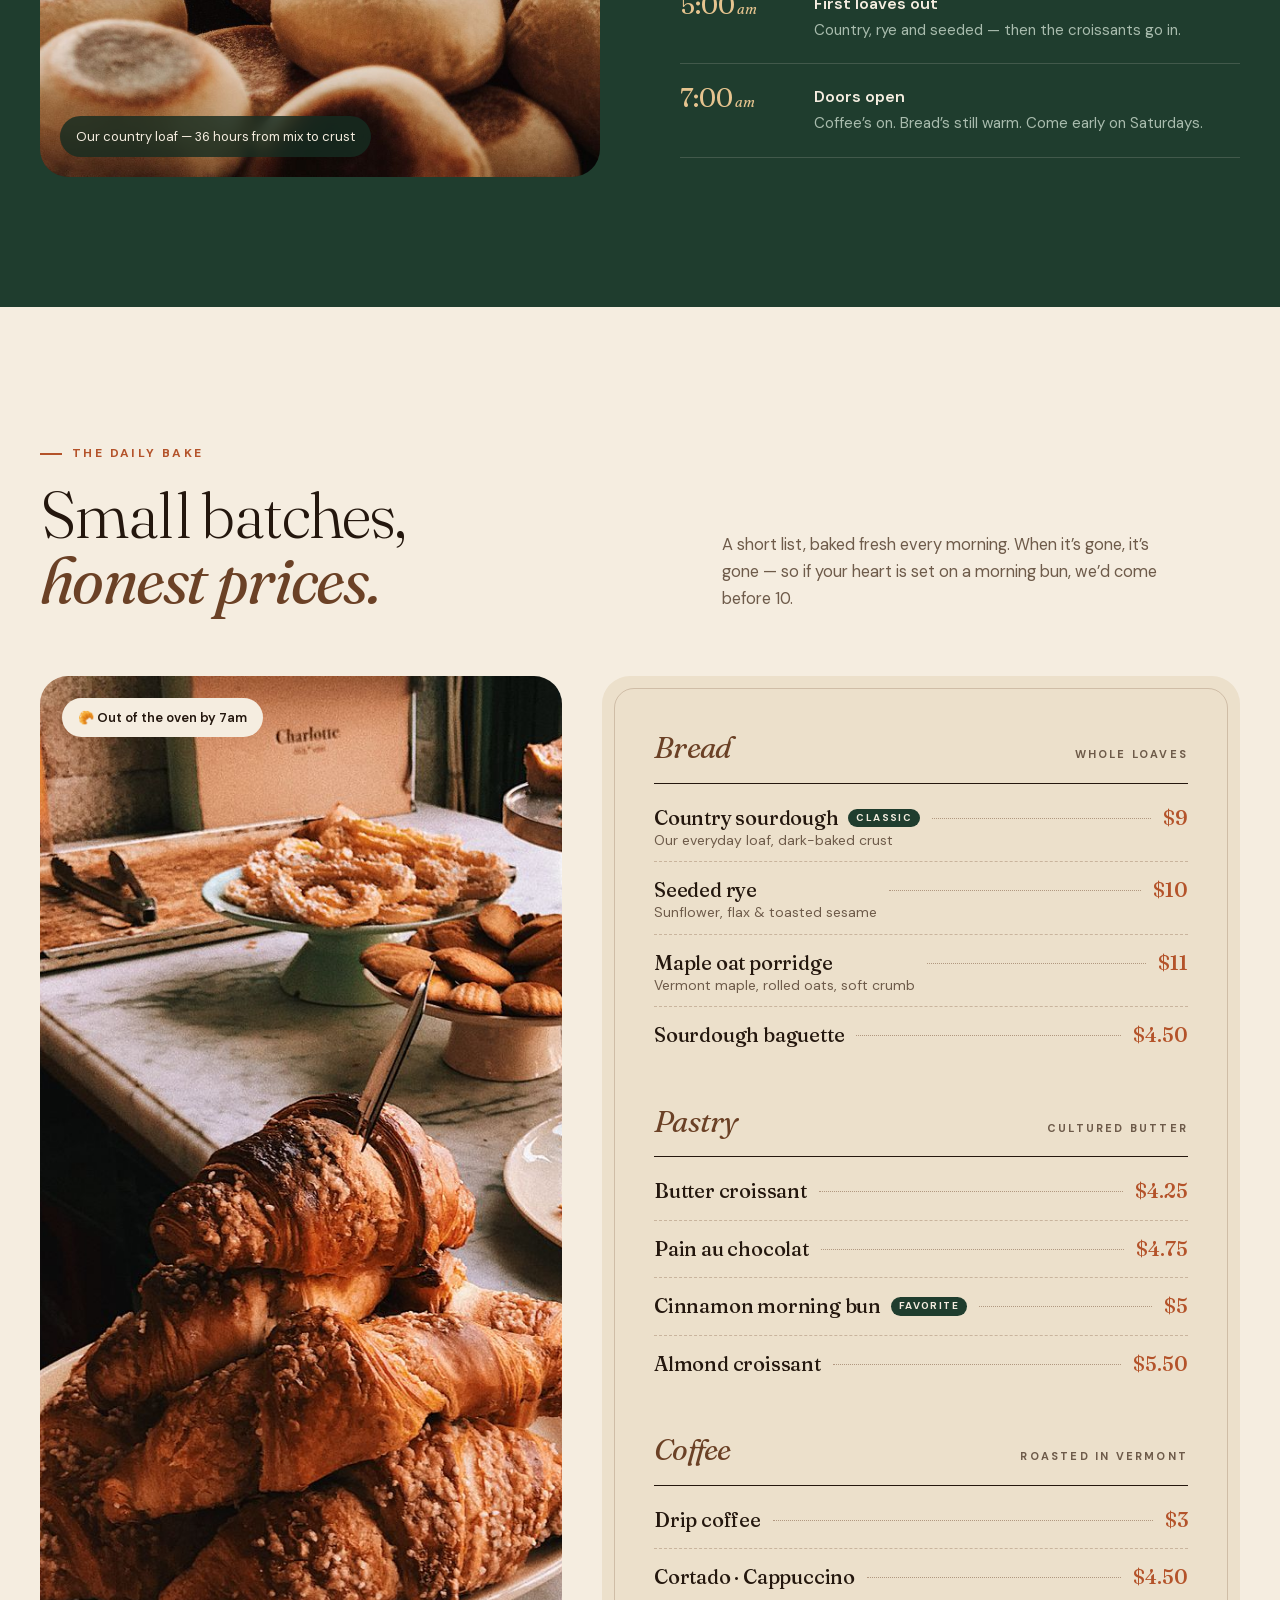
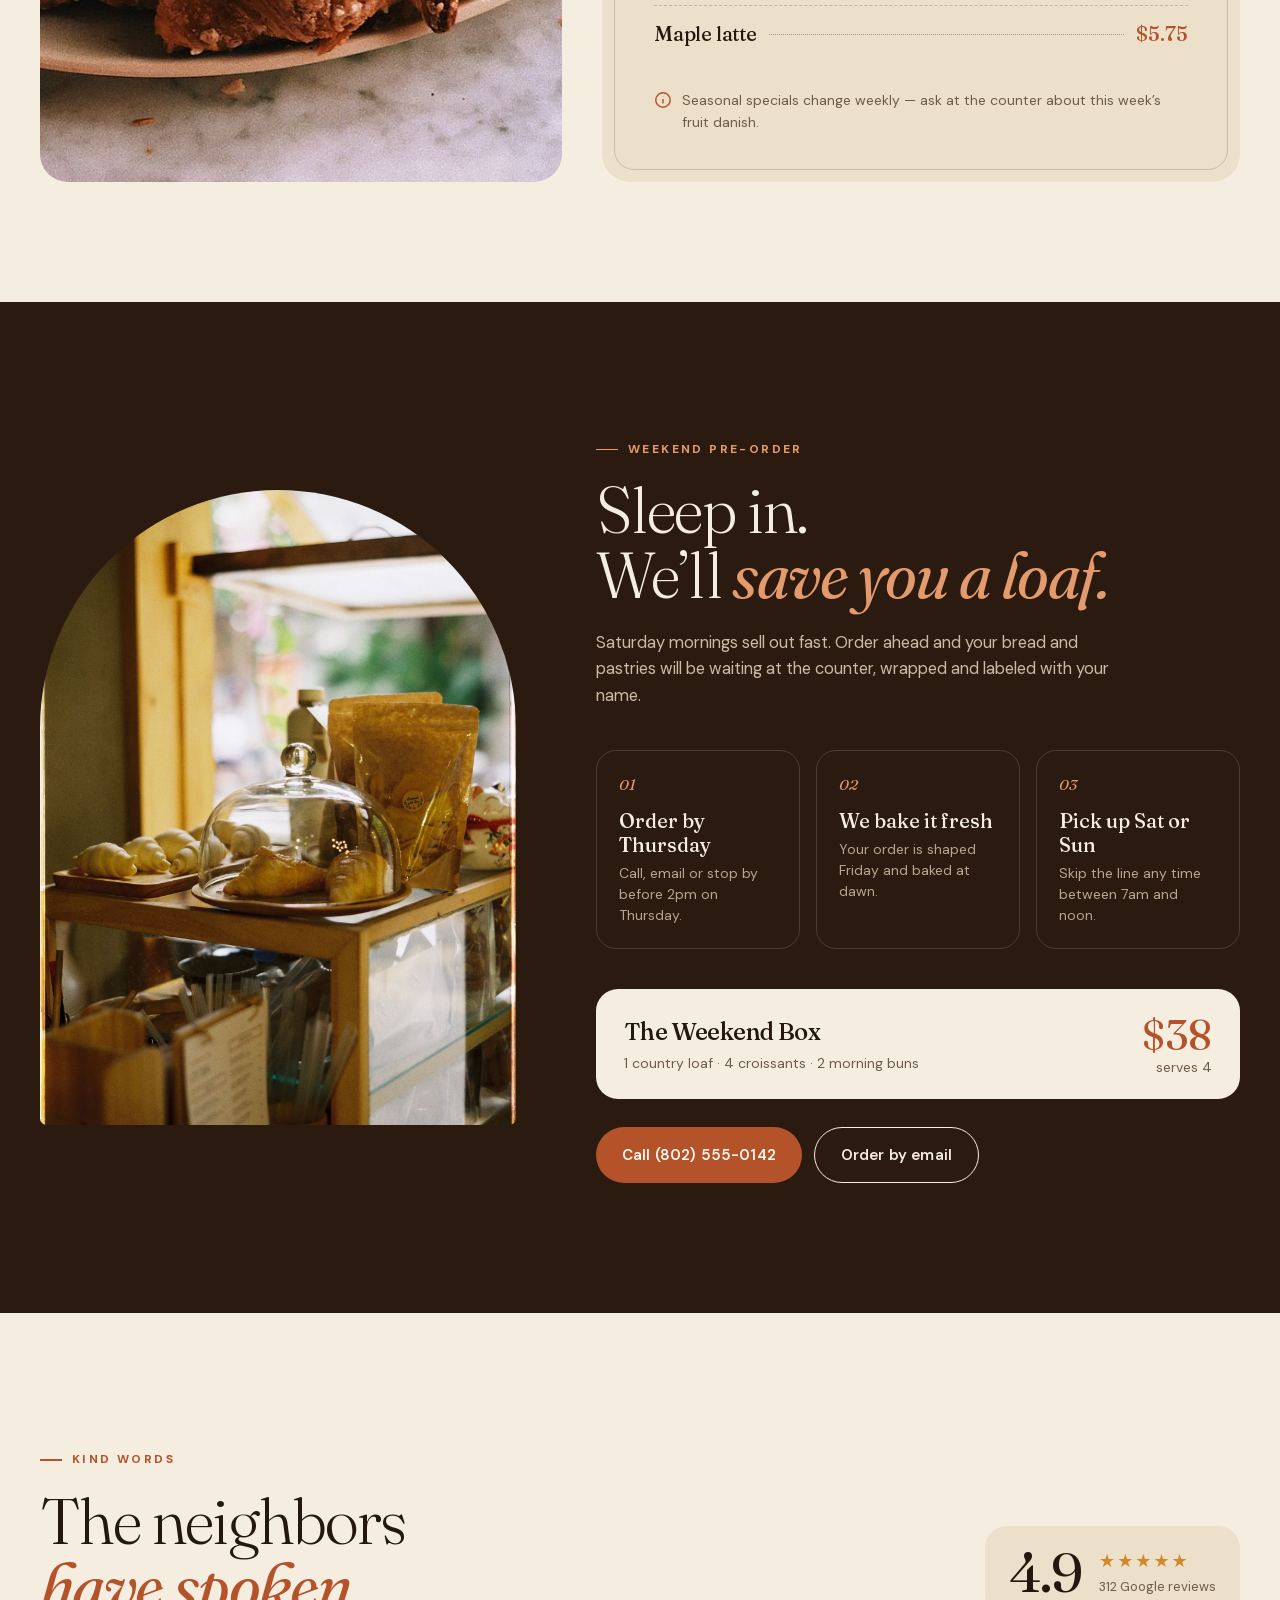
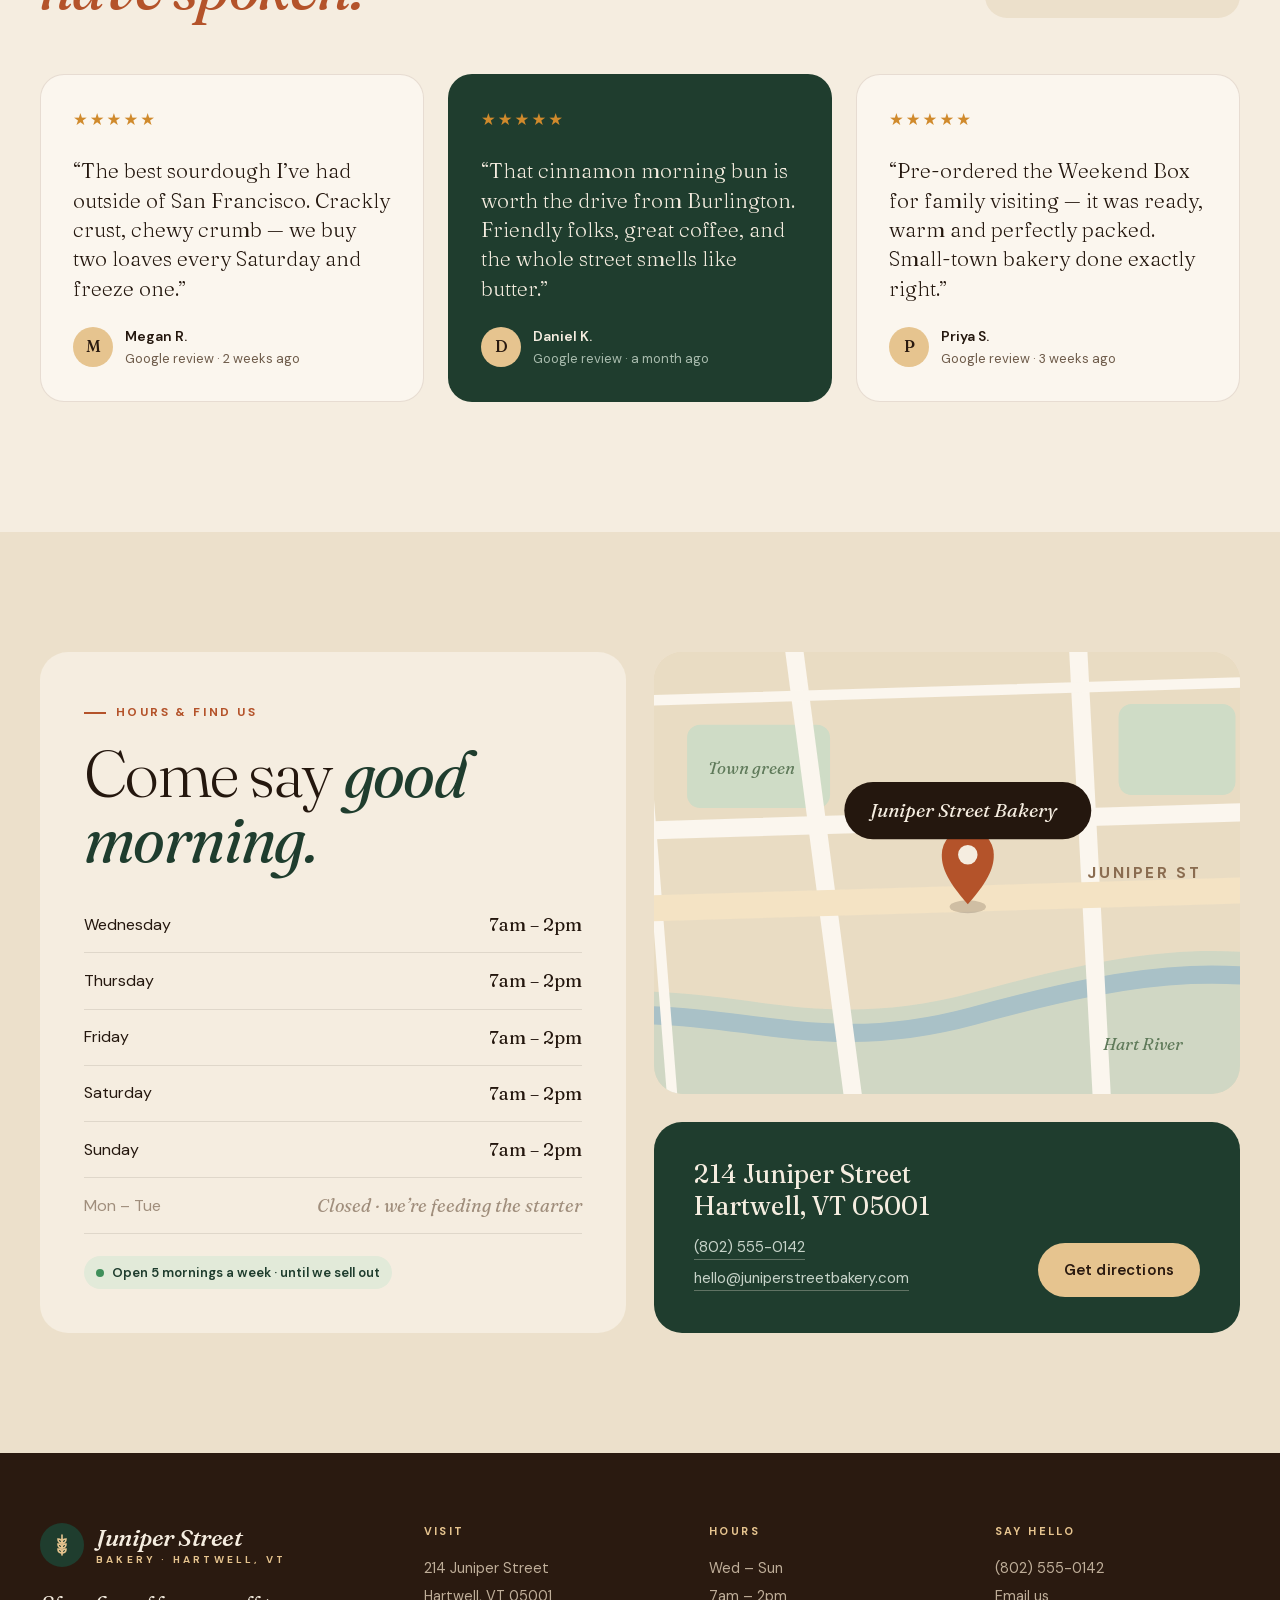
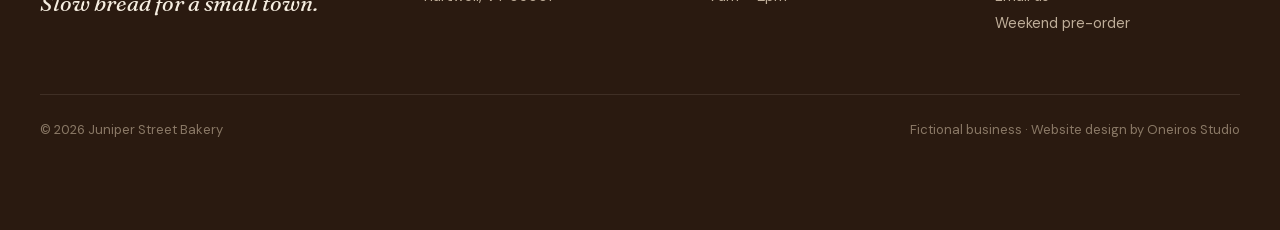
<file: web/demos/juniper-bakery/index.html>
<!doctype html>
<html lang="en">
<head>
<meta charset="utf-8">
<meta name="viewport" content="width=device-width, initial-scale=1">
<meta name="robots" content="noindex">
<title>Juniper Street Bakery — Demo by Oneiros Studio</title>
<meta name="description" content="Demo website for a fictional sourdough bakery in Hartwell, Vermont — designed by Oneiros Studio.">
<link rel="stylesheet" href="../../../assets/fonts/web-demos-juniper-bakery.css">
<style>
:root{
  --cream:#f5ede0; --paper:#ece0cb; --paper-2:#e4d4b9;
  --crust:#6b4126; --crust-dk:#2a1a10; --ink:#24170e; --muted:#6e5b4a;
  --rust:#b4532a; --rust-lt:#e39a6c; --fir:#1f3d2e; --fir-dk:#162d22; --wheat:#e6c48f;
}
*{box-sizing:border-box;margin:0;padding:0}
html{scroll-behavior:smooth}
body{background:var(--cream);color:var(--ink);font-family:"DM Sans",system-ui,sans-serif;font-size:16.5px;line-height:1.62;-webkit-font-smoothing:antialiased;overflow-x:hidden}
body::after{content:"";position:fixed;inset:0;pointer-events:none;z-index:50;opacity:.09;mix-blend-mode:multiply;
  background-image:url("data:image/svg+xml;utf8,<svg xmlns='http://www.w3.org/2000/svg' width='180' height='180'><filter id='n'><feTurbulence type='fractalNoise' baseFrequency='.85' numOctaves='3' stitchTiles='stitch'/><feColorMatrix values='0 0 0 0 .35  0 0 0 0 .25  0 0 0 0 .15  0 0 0 .9 0'/></filter><rect width='100%' height='100%' filter='url(%23n)'/></svg>")}
img{display:block;max-width:100%}
a{color:inherit;text-decoration:none}
.wrap{max-width:1280px;margin:0 auto;padding:0 40px}
.serif{font-family:Fraunces,Georgia,serif}
.label{display:inline-flex;align-items:center;gap:10px;font-size:12px;letter-spacing:.2em;text-transform:uppercase;font-weight:700;color:var(--rust)}
.label::before{content:"";width:22px;height:1.5px;background:currentColor}
h1,h2,h3{font-family:Fraunces,Georgia,serif;font-weight:400;letter-spacing:-.025em;font-variation-settings:"SOFT" 50}
h2{font-size:clamp(40px,5vw,68px);line-height:1.02;font-weight:300}
h2 em,h1 em{font-style:italic;font-weight:400}
.btn{display:inline-flex;align-items:center;justify-content:center;gap:10px;padding:15px 26px;border-radius:999px;font-size:15px;font-weight:600;letter-spacing:.01em;white-space:nowrap;transition:transform .2s,background .2s}
.btn:hover{transform:translateY(-2px)}
.btn-rust{background:var(--rust);color:#fff8ef}
.btn-fir{background:var(--fir);color:var(--cream)}
.btn-line{border:1.5px solid currentColor}
.btn svg{width:16px;height:16px}

/* header */
header{position:absolute;top:0;left:0;right:0;z-index:10}
nav{display:flex;align-items:center;justify-content:space-between;gap:20px;padding:26px 0}
.logo{display:flex;align-items:center;gap:12px;white-space:nowrap}
.logo-mark{width:44px;height:44px;border-radius:50%;background:var(--fir);display:grid;place-items:center;flex:none}
.logo-mark svg{width:24px;height:24px}
.logo-txt{line-height:1}
.logo-txt b{display:block;font-family:Fraunces,serif;font-style:italic;font-weight:500;font-size:24px;letter-spacing:-.02em}
.logo-txt small{display:block;font-size:10px;letter-spacing:.32em;text-transform:uppercase;font-weight:700;color:var(--crust);margin-top:5px}
.links{display:flex;gap:32px;font-size:14.5px;font-weight:500}
.links a{position:relative}
.links a::after{content:"";position:absolute;left:0;right:100%;bottom:-4px;height:1.5px;background:var(--rust);transition:right .25s}
.links a:hover::after{right:0}
.nav-ctas{display:flex;gap:10px}
.nav-ctas .btn{padding:12px 20px;font-size:14px}

/* hero */
.hero{position:relative;padding:130px 0 70px;min-height:min(100vh,920px);display:flex;align-items:center}
.hero .wrap{display:grid;grid-template-columns:1.08fr 1fr;gap:56px;align-items:center;width:100%}
.hero h1{font-size:clamp(54px,7vw,108px);line-height:.95;font-weight:300;margin:24px 0 26px}
.hero h1 em{color:var(--rust)}
.hero p.lead{font-size:19px;color:var(--muted);max-width:470px}
.hero .ctas{display:flex;gap:12px;margin-top:36px;flex-wrap:wrap}
.hero-meta{display:flex;gap:28px;margin-top:44px;padding-top:26px;border-top:1px solid rgba(36,23,14,.14);flex-wrap:wrap}
.hero-meta div{font-size:13px;color:var(--muted)}
.hero-meta strong{display:block;font-family:Fraunces,serif;font-weight:500;font-size:22px;color:var(--ink);letter-spacing:-.01em}
.stars{color:#d08a2c;letter-spacing:2px}
.hero-art{position:relative}
.arch{border-radius:999px 999px 28px 28px;overflow:hidden;aspect-ratio:4/5;max-height:calc(100vh - 170px);margin-left:auto;box-shadow:0 30px 80px -30px rgba(42,26,16,.55)}
.arch img{width:100%;height:100%;object-fit:cover;object-position:28% 50%}
.stamp{position:absolute;left:-58px;bottom:56px;width:148px;height:148px;border-radius:50%;overflow:hidden;background:var(--fir);color:var(--wheat);display:grid;place-items:center;box-shadow:0 18px 40px -12px rgba(22,45,34,.6)}
.stamp svg.ring{position:absolute;inset:0;width:100%;height:100%;animation:spin 26s linear infinite}
.stamp svg.wheat{width:40px;height:40px}
@keyframes spin{to{transform:rotate(360deg)}}
.ticket{position:absolute;right:-18px;top:16%;background:var(--cream);border-radius:16px;padding:14px 18px;box-shadow:0 16px 40px -14px rgba(42,26,16,.45);font-size:13px;line-height:1.35;transform:rotate(3deg)}
.ticket b{display:block;font-family:Fraunces,serif;font-size:18px;font-weight:500}
.ticket .dot{display:inline-block;width:8px;height:8px;border-radius:50%;background:#3f8f5a;margin-right:6px;box-shadow:0 0 0 4px rgba(63,143,90,.18)}

/* ticker */
.ticker{background:var(--rust);color:#fff3e6;overflow:hidden;white-space:nowrap;padding:18px 0}
.ticker-track{display:inline-flex;animation:tick 40s linear infinite}
.ticker span{font-family:Fraunces,serif;font-style:italic;font-size:24px;padding:0 26px;display:inline-flex;align-items:center;gap:52px}
.ticker span::after{content:"✳";font-style:normal;font-size:16px;color:var(--wheat)}
@keyframes tick{to{transform:translateX(-50%)}}

/* sunrise */
.sunrise{background:var(--fir);color:var(--cream);padding:130px 0;position:relative;overflow:hidden}
.sunrise .wrap{display:grid;grid-template-columns:1fr 1fr;gap:80px;align-items:center}
.sunrise .label{color:var(--wheat)}
.sunrise h2{margin:20px 0 24px}
.sunrise h2 em{color:var(--wheat)}
.sunrise p{color:#c7d3c9;max-width:500px}
.sunrise-img{position:relative;border-radius:28px;overflow:hidden;aspect-ratio:5/6}
.sunrise-img img{width:100%;height:100%;object-fit:cover;object-position:62% 50%}
.sunrise-img figcaption{position:absolute;left:20px;bottom:20px;background:rgba(22,45,34,.82);backdrop-filter:blur(6px);color:var(--cream);padding:10px 16px;border-radius:999px;font-size:13px}
.timeline{margin-top:44px;border-top:1px solid rgba(245,237,224,.16)}
.tl{display:grid;grid-template-columns:110px 1fr;gap:24px;padding:20px 0;border-bottom:1px solid rgba(245,237,224,.16)}
.tl time{font-family:Fraunces,serif;font-size:26px;font-weight:400;color:var(--wheat);line-height:1.1;font-variant-numeric:lining-nums}
.tl time small{font-size:14px;font-style:italic;margin-left:2px}
.tl b{display:block;font-weight:600;color:var(--cream);font-size:16px}
.tl span{font-size:15px;color:#a9bcae}

/* daily bake */
.bake{padding:130px 0 120px}
.bake-head{display:grid;grid-template-columns:1.2fr 1fr;gap:60px;align-items:end;margin-bottom:64px}
.bake-head h2{margin-top:18px}
.bake-head h2 em{color:var(--crust)}
.bake-head p{color:var(--muted);max-width:440px}
.bake-grid{display:grid;grid-template-columns:.9fr 1.1fr;gap:40px;align-items:stretch}
.bake-photo{position:relative;border-radius:28px;overflow:hidden;min-height:620px}
.bake-photo img{position:absolute;inset:0;width:100%;height:100%;object-fit:cover;object-position:40% 60%}
.bake-photo .tag{position:absolute;top:22px;left:22px;background:var(--cream);border-radius:999px;padding:9px 16px;font-size:13px;font-weight:600}
.menu{background:var(--paper);border-radius:28px;padding:48px 52px;position:relative}
.menu::before{content:"";position:absolute;inset:12px;border:1px solid rgba(107,65,38,.22);border-radius:20px;pointer-events:none}
.menu-group+.menu-group{margin-top:34px}
.menu-group h3{font-size:30px;font-style:italic;font-weight:400;color:var(--crust);display:flex;justify-content:space-between;align-items:baseline;border-bottom:1.5px solid var(--ink);padding-bottom:10px;margin-bottom:6px}
.menu-group h3 small{font-family:"DM Sans",sans-serif;font-style:normal;font-size:11px;letter-spacing:.2em;text-transform:uppercase;font-weight:700;color:var(--muted)}
.item{display:flex;align-items:baseline;gap:12px;padding:12px 0;border-bottom:1px dashed rgba(107,65,38,.28)}
.item:last-child{border-bottom:0}
.item .name{font-family:Fraunces,serif;font-size:20px;font-weight:500;letter-spacing:-.01em;line-height:1.25}
.item .name em{display:block;font-family:"DM Sans",sans-serif;font-style:normal;font-size:14px;font-weight:400;color:var(--muted);letter-spacing:0;margin-top:2px}
.item .lead-dots{flex:1;border-bottom:1.5px dotted rgba(107,65,38,.45);transform:translateY(-6px);min-width:20px}
.item .price{font-family:Fraunces,serif;font-size:20px;font-weight:500;color:var(--rust);font-variant-numeric:lining-nums}
.pill{display:inline-block;font-family:"DM Sans",sans-serif;font-size:10px;letter-spacing:.14em;text-transform:uppercase;font-weight:700;background:var(--fir);color:var(--cream);padding:3px 8px;border-radius:999px;vertical-align:middle;margin-left:6px;transform:translateY(-2px)}
.menu-note{margin-top:26px;font-size:14px;color:var(--muted);display:flex;gap:10px;align-items:flex-start}
.menu-note svg{flex:none;width:18px;height:18px;margin-top:2px;color:var(--rust)}

/* pre-order */
.preorder{background:var(--crust-dk);color:var(--cream);padding:130px 0;position:relative;overflow:hidden}
.preorder .wrap{display:grid;grid-template-columns:.85fr 1.15fr;gap:80px;align-items:center}
.pre-img{border-radius:999px 999px 28px 28px;overflow:hidden;aspect-ratio:3/4}
.pre-img img{width:100%;height:100%;object-fit:cover;object-position:50% 62%}
.preorder .label{color:var(--rust-lt)}
.preorder h2{margin:18px 0 22px}
.preorder h2 em{color:var(--rust-lt)}
.preorder p.intro{color:#cdbba6;max-width:520px}
.steps{display:grid;grid-template-columns:repeat(3,1fr);gap:16px;margin:40px 0}
.step{border:1px solid rgba(245,237,224,.16);border-radius:20px;padding:22px}
.step i{font-family:Fraunces,serif;font-size:15px;color:var(--rust-lt);display:block;margin-bottom:12px}
.step b{display:block;font-family:Fraunces,serif;font-weight:500;font-size:20px;line-height:1.2;margin-bottom:6px}
.step span{font-size:14px;color:#b9a690;line-height:1.5;display:block}
.box{display:flex;justify-content:space-between;align-items:center;gap:24px;background:var(--cream);color:var(--ink);border-radius:22px;padding:24px 28px;flex-wrap:wrap}
.box h3{font-size:24px;font-weight:500}
.box p{font-size:14px;color:var(--muted)}
.box .price{font-family:Fraunces,serif;font-size:42px;font-weight:400;color:var(--rust);line-height:1}
.box .price small{font-size:14px;font-family:"DM Sans",sans-serif;color:var(--muted);display:block;text-align:right;margin-top:4px}
.preorder .ctas{display:flex;gap:12px;margin-top:28px;flex-wrap:wrap}
.preorder .btn-line{color:var(--cream)}

/* reviews */
.reviews{padding:130px 0}
.rev-head{display:flex;justify-content:space-between;align-items:flex-end;gap:40px;margin-bottom:56px;flex-wrap:wrap}
.rev-head h2{margin-top:18px}
.rev-head h2 em{color:var(--rust)}
.score{display:flex;align-items:center;gap:18px;background:var(--paper);border-radius:22px;padding:18px 24px}
.score strong{font-family:Fraunces,serif;font-size:56px;font-weight:400;line-height:1;letter-spacing:-.03em}
.score small{display:block;font-size:13px;color:var(--muted)}
.cards{display:grid;grid-template-columns:repeat(3,1fr);gap:24px}
.card{background:#fbf6ee;border:1px solid rgba(107,65,38,.14);border-radius:24px;padding:32px;display:flex;flex-direction:column;gap:22px}
.card:nth-child(2){background:var(--fir);color:var(--cream);border-color:transparent}
.card:nth-child(2) .who div span{color:#a9bcae}
.card p{font-family:Fraunces,serif;font-size:21px;line-height:1.4;font-weight:300;flex:1}
.who{display:flex;align-items:center;gap:12px;font-size:14px;font-weight:600}
.who .av{width:40px;height:40px;border-radius:50%;display:grid;place-items:center;font-family:Fraunces,serif;font-weight:500;font-size:16px;background:var(--wheat);color:var(--crust-dk)}
.who span{display:block;font-weight:400;font-size:13px;color:var(--muted)}

/* visit */
.visit{background:var(--paper);padding:120px 0 0}
.visit-grid{display:grid;grid-template-columns:1fr 1fr;gap:28px}
.visit h2{margin:18px 0 0}
.visit h2 em{color:var(--fir)}
.panel{background:var(--cream);border-radius:28px;padding:44px}
.hours{width:100%;border-collapse:collapse;margin-top:26px;font-size:16px}
.hours td{padding:13px 0;border-bottom:1px solid rgba(36,23,14,.1)}
.hours td:last-child{text-align:right;font-family:Fraunces,serif;font-size:18px;font-variant-numeric:lining-nums}
.hours tr.closed td{color:#a08e7c}
.hours tr.closed td:last-child{font-style:italic}
.open-now{display:inline-flex;align-items:center;gap:8px;font-size:13px;font-weight:600;background:#e2ead9;color:var(--fir);border-radius:999px;padding:6px 12px;margin-top:22px}
.open-now::before{content:"";width:8px;height:8px;border-radius:50%;background:#3f8f5a}
.find{display:grid;grid-template-rows:1fr auto;gap:28px}
.map{border-radius:28px;overflow:hidden;position:relative;min-height:300px;background:#e9dcc3}
.map svg{position:absolute;inset:0;width:100%;height:100%}
.contact{background:var(--fir);color:var(--cream);border-radius:28px;padding:36px 40px;display:grid;grid-template-columns:1fr auto;gap:20px;align-items:end}
.contact address{font-style:normal;font-family:Fraunces,serif;font-size:26px;line-height:1.25}
.contact p{margin-top:12px;font-size:15px;color:#c7d3c9}
.contact p a{border-bottom:1px solid rgba(245,237,224,.3);display:table;margin-bottom:6px}
.contact .btn{background:var(--wheat);color:var(--crust-dk)}

footer{margin-top:120px;background:var(--crust-dk);color:#bfae99;padding:70px 0 90px}
.foot{display:grid;grid-template-columns:1.4fr 1fr 1fr 1fr;gap:40px}
.foot .logo-txt b{color:var(--cream)}
.foot .logo-txt small{color:var(--wheat)}
.foot h4{font-size:11px;letter-spacing:.22em;text-transform:uppercase;color:var(--wheat);margin-bottom:14px}
.foot p,.foot a{font-size:14.5px;line-height:1.9;display:block}
.foot .tagline{font-family:Fraunces,serif;font-style:italic;font-size:22px;color:var(--cream);margin-top:22px;line-height:1.3}
.copy{display:flex;justify-content:space-between;gap:20px;margin-top:56px;padding-top:24px;border-top:1px solid rgba(245,237,224,.1);font-size:13px;color:#8a7966;flex-wrap:wrap}

/* demo badge */
.demo-badge{position:fixed;left:14px;bottom:14px;z-index:60;display:inline-flex;align-items:center;gap:9px;background:rgba(36,23,14,.9);backdrop-filter:blur(8px);-webkit-backdrop-filter:blur(8px);color:#f5ede0;font-size:12.5px;font-weight:500;line-height:1.3;padding:9px 15px 9px 11px;border-radius:999px;box-shadow:0 8px 24px -8px rgba(0,0,0,.45);border:1px solid rgba(245,237,224,.14);max-width:calc(100vw - 28px)}
.demo-badge::before{content:"";flex:none;width:7px;height:7px;border-radius:50%;background:var(--rust-lt)}
.demo-badge b{font-weight:700;color:#fff}
.demo-badge:hover{background:var(--ink)}

@media (prefers-reduced-motion:reduce){.stamp svg.ring,.ticker-track{animation:none}}

@media (max-width:1100px){
  .links{display:none}
  .stamp{left:-24px}
  .ticket{right:12px}
}
@media (max-width:900px){
  .wrap{padding:0 20px}
  nav{padding:18px 0}
  .logo{gap:10px}
  .logo-mark{width:38px;height:38px}
  .logo-mark svg{width:20px;height:20px}
  .logo-txt b{font-size:20px}
  .logo-txt small{font-size:9px;letter-spacing:.28em}
  .nav-ctas .btn.btn-line{display:none}
  .nav-ctas .btn{padding:10px 16px;font-size:13.5px}
  .hero{padding:96px 0 56px;min-height:0}
  .hero .wrap{grid-template-columns:1fr;gap:36px}
  .hero .label{font-size:11px;letter-spacing:.18em}
  .hero h1{font-size:clamp(46px,13.4vw,76px);margin:14px 0 16px}
  .hero p.lead{font-size:16px;line-height:1.55}
  .hero .ctas{margin-top:24px;gap:10px}
  .hero .ctas .btn{flex:1 1 auto;padding:14px 20px}
  .hero-meta{display:grid;grid-template-columns:auto auto;justify-content:start;gap:28px;margin-top:26px;padding-top:20px}
  .hero-meta div:nth-child(3){display:none}
  .hero-meta strong{font-size:20px}
  .arch{max-height:none;aspect-ratio:4/4.4;margin:0}
  .stamp{width:112px;height:112px;left:auto;right:4px;bottom:-30px}
  .stamp svg.wheat{width:30px;height:30px}
  .ticket{right:auto;left:14px;top:auto;bottom:22px;transform:rotate(-2deg)}
  .ticker{padding:14px 0}
  .ticker span{font-size:19px;gap:40px;padding:0 20px}
  .sunrise,.bake,.preorder,.reviews{padding:84px 0}
  .sunrise .wrap,.preorder .wrap,.bake-head,.bake-grid,.visit-grid{grid-template-columns:1fr;gap:40px}
  .sunrise-img{aspect-ratio:4/3.4}
  .tl{grid-template-columns:84px 1fr;gap:16px}
  .tl time{font-size:22px}
  .bake-head{margin-bottom:40px;gap:18px}
  .bake-photo{min-height:340px}
  .menu{padding:34px 26px}
  .menu::before{inset:8px}
  .item .name{font-size:18px}
  .item .price{font-size:18px}
  .menu-group h3{font-size:26px}
  .pre-img{aspect-ratio:4/4.2;border-radius:200px 200px 24px 24px}
  .steps{grid-template-columns:1fr;gap:12px;margin:30px 0}
  .step{display:grid;grid-template-columns:34px 1fr;padding:18px 20px}
  .step i{margin:3px 0 0}
  .box{padding:22px}
  .box .price small{text-align:left}
  .preorder .ctas .btn{flex:1 1 auto}
  .rev-head{margin-bottom:36px}
  .cards{grid-template-columns:1fr;gap:16px}
  .card{padding:26px}
  .card p{font-size:19px}
  .visit{padding-top:84px}
  .panel{padding:30px 24px}
  .map{min-height:260px}
  .contact{grid-template-columns:1fr;padding:30px 26px}
  .contact address{font-size:23px}
  .hide-m{display:none}
  footer{margin-top:84px;padding:56px 0 100px}
  .foot{grid-template-columns:1fr 1fr;gap:32px}
  .foot>div:first-child{grid-column:1/-1}
  .demo-badge{left:10px;bottom:10px;font-size:11.5px;padding:8px 13px 8px 10px;max-width:calc(100vw - 20px)}
}
@media (max-width:380px){
  .logo-txt small{display:none}
  .demo-badge{font-size:11px}
}
</style>
</head>
<body>

<header><div class="wrap"><nav>
  <a class="logo" href="#" aria-label="Juniper Street Bakery — home">
    <span class="logo-mark"><svg viewBox="0 0 24 24" fill="none" stroke="#e6c48f" stroke-width="1.6" stroke-linecap="round"><path d="M12 22V6"/><path d="M12 10c-2.5 0-4-1.6-4-4 2.5 0 4 1.6 4 4zM12 10c2.5 0 4-1.6 4-4-2.5 0-4 1.6-4 4zM12 15c-2.5 0-4-1.6-4-4 2.5 0 4 1.6 4 4zM12 15c2.5 0 4-1.6 4-4-2.5 0-4 1.6-4 4zM12 20c-2.5 0-4-1.6-4-4 2.5 0 4 1.6 4 4zM12 20c2.5 0 4-1.6 4-4-2.5 0-4 1.6-4 4zM12 6V2"/></svg></span>
    <span class="logo-txt"><b>Juniper Street</b><small>Bakery · Hartwell, VT</small></span>
  </a>
  <div class="links"><a href="#bread">Our bread</a><a href="#bake">The daily bake</a><a href="#preorder">Pre-order</a><a href="#reviews">Reviews</a></div>
  <div class="nav-ctas">
    <a class="btn btn-line" href="#visit">Visit</a>
    <a class="btn btn-fir" href="#preorder">Order ahead</a>
  </div>
</nav></div></header>

<section class="hero">
  <div class="wrap">
    <div>
      <span class="label">Sourdough bakery · Since 2016</span>
      <h1>Bread worth<br>waking up <em>for.</em></h1>
      <p class="lead">Naturally leavened loaves, laminated pastries and good coffee, baked in small batches on Juniper Street — every morning, before the town wakes up.</p>
      <div class="ctas">
        <a class="btn btn-rust" href="#preorder">Order for the weekend
          <svg viewBox="0 0 16 16" fill="none" stroke="currentColor" stroke-width="1.8"><path d="M3 8h10M9 4l4 4-4 4"/></svg></a>
        <a class="btn btn-line" href="#bake">See today’s bake</a>
      </div>
      <div class="hero-meta">
        <div><strong>Wed – Sun</strong>7am – 2pm</div>
        <div><strong>4.9 <span class="stars">★★★★★</span></strong>312 Google reviews</div>
        <div><strong>36 hrs</strong>slow-fermented dough</div>
      </div>
    </div>
    <div class="hero-art">
      <div class="arch"><img src="img/hero.jpg" alt="Sourdough loaves cooling on wooden shelves"></div>
      <div class="ticket"><span class="dot"></span>Fresh out of the oven<b>Country loaf · 6:40am</b></div>
      <div class="stamp" aria-hidden="true">
        <svg class="ring" viewBox="0 0 148 148"><defs><path id="c" d="M74,74 m-56,0 a56,56 0 1,1 112,0 a56,56 0 1,1 -112,0"/></defs>
          <text font-family="DM Sans, sans-serif" font-size="11" font-weight="700" fill="#e6c48f"><textPath href="#c" textLength="348" lengthAdjust="spacing">NATURALLY LEAVENED · HARTWELL, VERMONT ·</textPath></text></svg>
        <svg class="wheat" viewBox="0 0 24 24" fill="none" stroke="#e6c48f" stroke-width="1.5" stroke-linecap="round"><path d="M12 22V6"/><path d="M12 10c-2.5 0-4-1.6-4-4 2.5 0 4 1.6 4 4zM12 10c2.5 0 4-1.6 4-4-2.5 0-4 1.6-4 4zM12 15c-2.5 0-4-1.6-4-4 2.5 0 4 1.6 4 4zM12 15c2.5 0 4-1.6 4-4-2.5 0-4 1.6-4 4zM12 20c-2.5 0-4-1.6-4-4 2.5 0 4 1.6 4 4zM12 20c2.5 0 4-1.6 4-4-2.5 0-4 1.6-4 4zM12 6V2"/></svg>
      </div>
    </div>
  </div>
</section>

<div class="ticker" aria-hidden="true"><div class="ticker-track">
  <span>Naturally leavened</span><span>Vermont-milled flour</span><span>Cultured butter croissants</span><span>Baked before sunrise</span><span>Locally roasted coffee</span>
  <span>Naturally leavened</span><span>Vermont-milled flour</span><span>Cultured butter croissants</span><span>Baked before sunrise</span><span>Locally roasted coffee</span>
</div></div>

<section class="sunrise" id="bread">
  <div class="wrap">
    <figure class="sunrise-img">
      <img src="img/loaves.jpg" alt="Scored sourdough loaves with a deep caramelized crust">
      <figcaption>Our country loaf — 36 hours from mix to crust</figcaption>
    </figure>
    <div>
      <span class="label">Baked before sunrise</span>
      <h2>Flour, water, salt<br>&amp; <em>a lot of patience.</em></h2>
      <p>Our starter has been fed twice a day since 2016. Every loaf is mixed by hand, shaped at the bench and left to ferment slowly overnight — that’s where the open crumb, the gentle tang and the blistered, crackling crust come from. No shortcuts, no commercial yeast.</p>
      <div class="timeline">
        <div class="tl"><time>3:30<small>am</small></time><div><b>The ovens fire up</b><span>Doughs come out of the cold and onto the bench.</span></div></div>
        <div class="tl"><time>5:00<small>am</small></time><div><b>First loaves out</b><span>Country, rye and seeded — then the croissants go in.</span></div></div>
        <div class="tl"><time>7:00<small>am</small></time><div><b>Doors open</b><span>Coffee’s on. Bread’s still warm. Come early on Saturdays.</span></div></div>
      </div>
    </div>
  </div>
</section>

<section class="bake" id="bake">
  <div class="wrap">
    <div class="bake-head">
      <div>
        <span class="label">The daily bake</span>
        <h2>Small batches,<br><em>honest prices.</em></h2>
      </div>
      <p>A short list, baked fresh every morning. When it’s gone, it’s gone — so if your heart is set on a morning bun, we’d come before 10.</p>
    </div>
    <div class="bake-grid">
      <div class="bake-photo">
        <img src="img/pastry.jpg" alt="Croissants and pastries on a marble counter">
        <span class="tag">🥐 Out of the oven by 7am</span>
      </div>
      <div class="menu">
        <div class="menu-group">
          <h3>Bread <small>Whole loaves</small></h3>
          <div class="item"><span class="name">Country sourdough <span class="pill">Classic</span><em>Our everyday loaf, dark-baked crust</em></span><span class="lead-dots"></span><span class="price">$9</span></div>
          <div class="item"><span class="name">Seeded rye<em>Sunflower, flax &amp; toasted sesame</em></span><span class="lead-dots"></span><span class="price">$10</span></div>
          <div class="item"><span class="name">Maple oat porridge<em>Vermont maple, rolled oats, soft crumb</em></span><span class="lead-dots"></span><span class="price">$11</span></div>
          <div class="item"><span class="name">Sourdough baguette</span><span class="lead-dots"></span><span class="price">$4.50</span></div>
        </div>
        <div class="menu-group">
          <h3>Pastry <small>Cultured butter</small></h3>
          <div class="item"><span class="name">Butter croissant</span><span class="lead-dots"></span><span class="price">$4.25</span></div>
          <div class="item"><span class="name">Pain au chocolat</span><span class="lead-dots"></span><span class="price">$4.75</span></div>
          <div class="item"><span class="name">Cinnamon morning bun <span class="pill">Favorite</span></span><span class="lead-dots"></span><span class="price">$5</span></div>
          <div class="item"><span class="name">Almond croissant</span><span class="lead-dots"></span><span class="price">$5.50</span></div>
        </div>
        <div class="menu-group">
          <h3>Coffee <small>Roasted in Vermont</small></h3>
          <div class="item"><span class="name">Drip coffee</span><span class="lead-dots"></span><span class="price">$3</span></div>
          <div class="item"><span class="name">Cortado · Cappuccino</span><span class="lead-dots"></span><span class="price">$4.50</span></div>
          <div class="item"><span class="name">Maple latte</span><span class="lead-dots"></span><span class="price">$5.75</span></div>
        </div>
        <p class="menu-note"><svg viewBox="0 0 20 20" fill="none" stroke="currentColor" stroke-width="1.6"><circle cx="10" cy="10" r="8"/><path d="M10 9v5M10 6.2v.1"/></svg>Seasonal specials change weekly — ask at the counter about this week’s fruit danish.</p>
      </div>
    </div>
  </div>
</section>

<section class="preorder" id="preorder">
  <div class="wrap">
    <div class="pre-img"><img src="img/croissants.jpg" alt="Croissants under a glass cloche in the bakery window"></div>
    <div>
      <span class="label">Weekend pre-order</span>
      <h2>Sleep in.<br>We’ll <em>save you a loaf.</em></h2>
      <p class="intro">Saturday mornings sell out fast. Order ahead and your bread and pastries will be waiting at the counter, wrapped and labeled with your name.</p>
      <div class="steps">
        <div class="step"><i>01</i><div><b>Order by Thursday</b><span>Call, email or stop by before 2pm on Thursday.</span></div></div>
        <div class="step"><i>02</i><div><b>We bake it fresh</b><span>Your order is shaped Friday and baked at dawn.</span></div></div>
        <div class="step"><i>03</i><div><b>Pick up Sat or Sun</b><span>Skip the line any time between 7am and noon.</span></div></div>
      </div>
      <div class="box">
        <div><h3>The Weekend Box</h3><p>1 country loaf · 4 croissants · 2 morning buns</p></div>
        <div class="price">$38<small>serves 4</small></div>
      </div>
      <div class="ctas">
        <a class="btn btn-rust" href="tel:+18025550142">Call (802) 555-0142</a>
        <a class="btn btn-line" href="mailto:hello@juniperstreetbakery.com?subject=Weekend%20pre-order">Order by email</a>
      </div>
    </div>
  </div>
</section>

<section class="reviews" id="reviews">
  <div class="wrap">
    <div class="rev-head">
      <div>
        <span class="label">Kind words</span>
        <h2>The neighbors<br><em>have spoken.</em></h2>
      </div>
      <div class="score"><strong>4.9</strong><div><span class="stars" style="font-size:18px">★★★★★</span><small>312 Google reviews</small></div></div>
    </div>
    <div class="cards">
      <article class="card"><span class="stars">★★★★★</span><p>“The best sourdough I’ve had outside of San Francisco. Crackly crust, chewy crumb — we buy two loaves every Saturday and freeze one.”</p><div class="who"><span class="av">M</span><div>Megan R.<span>Google review · 2 weeks ago</span></div></div></article>
      <article class="card"><span class="stars">★★★★★</span><p>“That cinnamon morning bun is worth the drive from Burlington. Friendly folks, great coffee, and the whole street smells like butter.”</p><div class="who"><span class="av">D</span><div>Daniel K.<span>Google review · a month ago</span></div></div></article>
      <article class="card"><span class="stars">★★★★★</span><p>“Pre-ordered the Weekend Box for family visiting — it was ready, warm and perfectly packed. Small-town bakery done exactly right.”</p><div class="who"><span class="av">P</span><div>Priya S.<span>Google review · 3 weeks ago</span></div></div></article>
    </div>
  </div>
</section>

<section class="visit" id="visit">
  <div class="wrap">
    <div class="visit-grid">
      <div class="panel">
        <span class="label">Hours &amp; find us</span>
        <h2>Come say <em>good morning.</em></h2>
        <table class="hours">
          <tr><td>Wednesday</td><td>7am – 2pm</td></tr>
          <tr><td>Thursday</td><td>7am – 2pm</td></tr>
          <tr><td>Friday</td><td>7am – 2pm</td></tr>
          <tr><td>Saturday</td><td>7am – 2pm</td></tr>
          <tr><td>Sunday</td><td>7am – 2pm</td></tr>
          <tr class="closed"><td>Mon – Tue</td><td>Closed<span class="hide-m"> · we’re feeding the starter</span></td></tr>
        </table>
        <span class="open-now">Open 5 mornings a week · until we sell out</span>
      </div>
      <div class="find">
        <div class="map" role="img" aria-label="Map showing Juniper Street Bakery at 214 Juniper Street, Hartwell">
          <svg viewBox="0 0 600 340" preserveAspectRatio="xMidYMid slice">
            <rect width="600" height="340" fill="#e9dcc3"/>
            <path d="M-20 270 C120 240 180 300 320 262 S520 220 640 250 L640 360 L-20 360Z" fill="#c9d6c4" opacity=".75"/>
            <path d="M-20 288 C120 258 180 318 320 280 S520 238 640 268" fill="none" stroke="#a9c1c7" stroke-width="14" stroke-linecap="round"/>
            <rect x="100" y="56" width="110" height="64" rx="10" fill="#cfdcc6"/>
            <rect x="432" y="40" width="90" height="70" rx="10" fill="#cfdcc6"/>
            <g stroke="#fbf6ee" stroke-width="14" stroke-linecap="round" fill="none">
              <path d="M-20 140 L640 120"/><path d="M180 -20 L230 360"/><path d="M400 -20 L420 360"/><path d="M-20 40 L640 20" stroke-width="8"/><path d="M60 -20 L90 360" stroke-width="8"/><path d="M540 -20 L560 360" stroke-width="8"/>
            </g>
            <g stroke="#f4e3c4" stroke-width="20" stroke-linecap="round" fill="none"><path d="M-20 200 L640 180"/></g>
            <text x="408" y="174" font-family="DM Sans, sans-serif" font-size="12" font-weight="700" letter-spacing="2" fill="#8a6c50">JUNIPER ST</text>
            <text x="262" y="134" font-family="DM Sans, sans-serif" font-size="10" font-weight="600" letter-spacing="1.6" fill="#a08b74">MAIN ST</text>
            <text x="116" y="94" font-family="Fraunces, serif" font-style="italic" font-size="13" fill="#5f7a5a">Town green</text>
            <text x="420" y="306" font-family="Fraunces, serif" font-style="italic" font-size="13" fill="#5f7a5a">Hart River</text>
            <g transform="translate(316 190)">
              <ellipse cx="0" cy="6" rx="14" ry="5" fill="rgba(42,26,16,.18)"/>
              <path d="M0 4 C-18 -16 -20 -26 -20 -34 A20 20 0 0 1 20 -34 C20 -26 18 -16 0 4Z" fill="#b4532a"/>
              <circle cx="0" cy="-34" r="7.5" fill="#f5ede0"/>
            </g>
            <g transform="translate(221 100)">
              <rect width="190" height="44" rx="22" fill="#24170e"/>
              <text x="20" y="27" font-family="Fraunces, serif" font-size="15" font-style="italic" fill="#f5ede0">Juniper Street Bakery</text>
            </g>
          </svg>
        </div>
        <div class="contact">
          <div>
            <address>214 Juniper Street<br>Hartwell, VT 05001</address>
            <p><a href="tel:+18025550142">(802) 555-0142</a><a href="mailto:hello@juniperstreetbakery.com">hello@juniperstreetbakery.com</a></p>
          </div>
          <a class="btn" href="#visit">Get directions</a>
        </div>
      </div>
    </div>
  </div>
  <footer>
    <div class="wrap">
      <div class="foot">
        <div>
          <span class="logo"><span class="logo-mark"><svg viewBox="0 0 24 24" fill="none" stroke="#e6c48f" stroke-width="1.6" stroke-linecap="round"><path d="M12 22V6"/><path d="M12 10c-2.5 0-4-1.6-4-4 2.5 0 4 1.6 4 4zM12 10c2.5 0 4-1.6 4-4-2.5 0-4 1.6-4 4zM12 15c-2.5 0-4-1.6-4-4 2.5 0 4 1.6 4 4zM12 15c2.5 0 4-1.6 4-4-2.5 0-4 1.6-4 4zM12 20c-2.5 0-4-1.6-4-4 2.5 0 4 1.6 4 4zM12 20c2.5 0 4-1.6 4-4-2.5 0-4 1.6-4 4zM12 6V2"/></svg></span><span class="logo-txt"><b>Juniper Street</b><small>Bakery · Hartwell, VT</small></span></span>
          <p class="tagline">Slow bread for a small town.</p>
        </div>
        <div><h4>Visit</h4><p>214 Juniper Street<br>Hartwell, VT 05001</p></div>
        <div><h4>Hours</h4><p>Wed – Sun<br>7am – 2pm</p></div>
        <div><h4>Say hello</h4><a href="tel:+18025550142">(802) 555-0142</a><a href="mailto:hello@juniperstreetbakery.com">Email us</a><a href="#preorder">Weekend pre-order</a></div>
      </div>
      <div class="copy"><span>© 2026 Juniper Street Bakery</span><span>Fictional business · Website design by Oneiros Studio</span></div>
    </div>
  </footer>
</section>

<a class="demo-badge" href="../../"><span>Demo website · fictional business — by <b>Oneiros Studio</b></span></a>

</body>
</html>
</file>
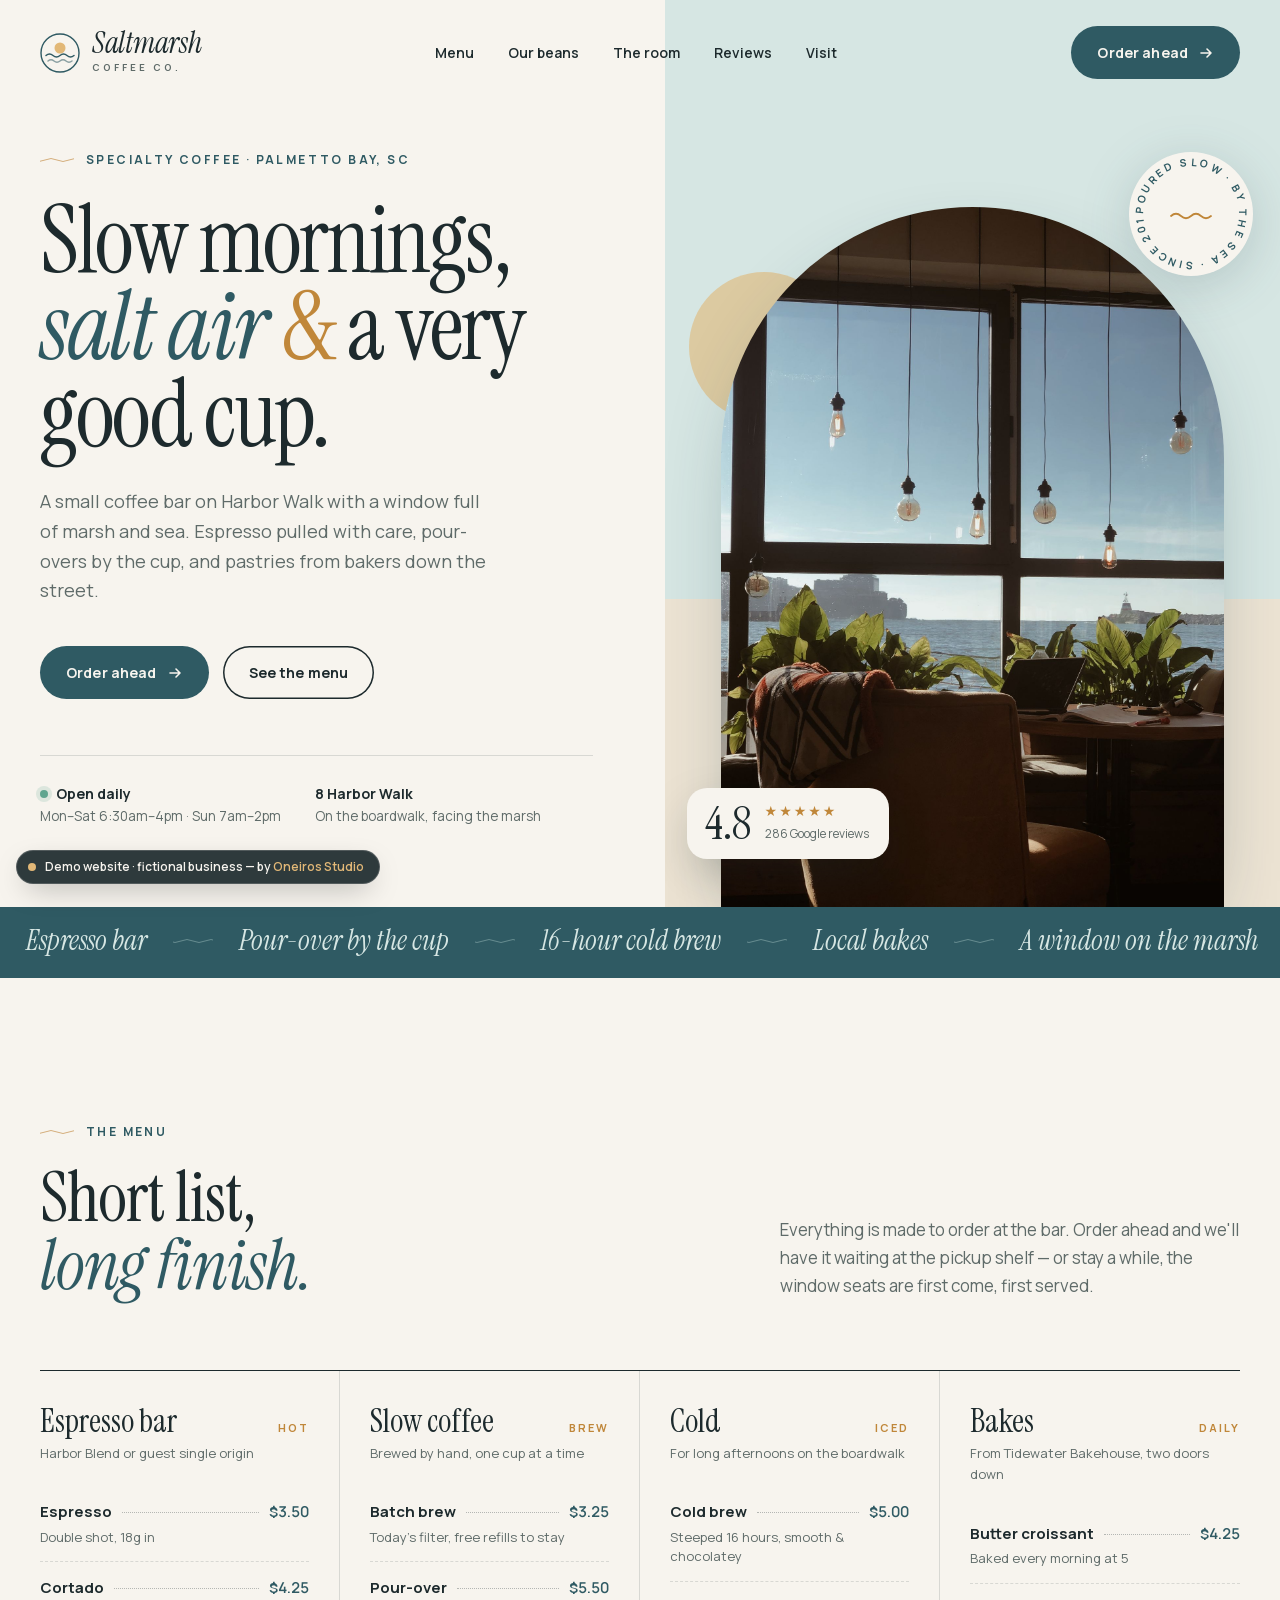
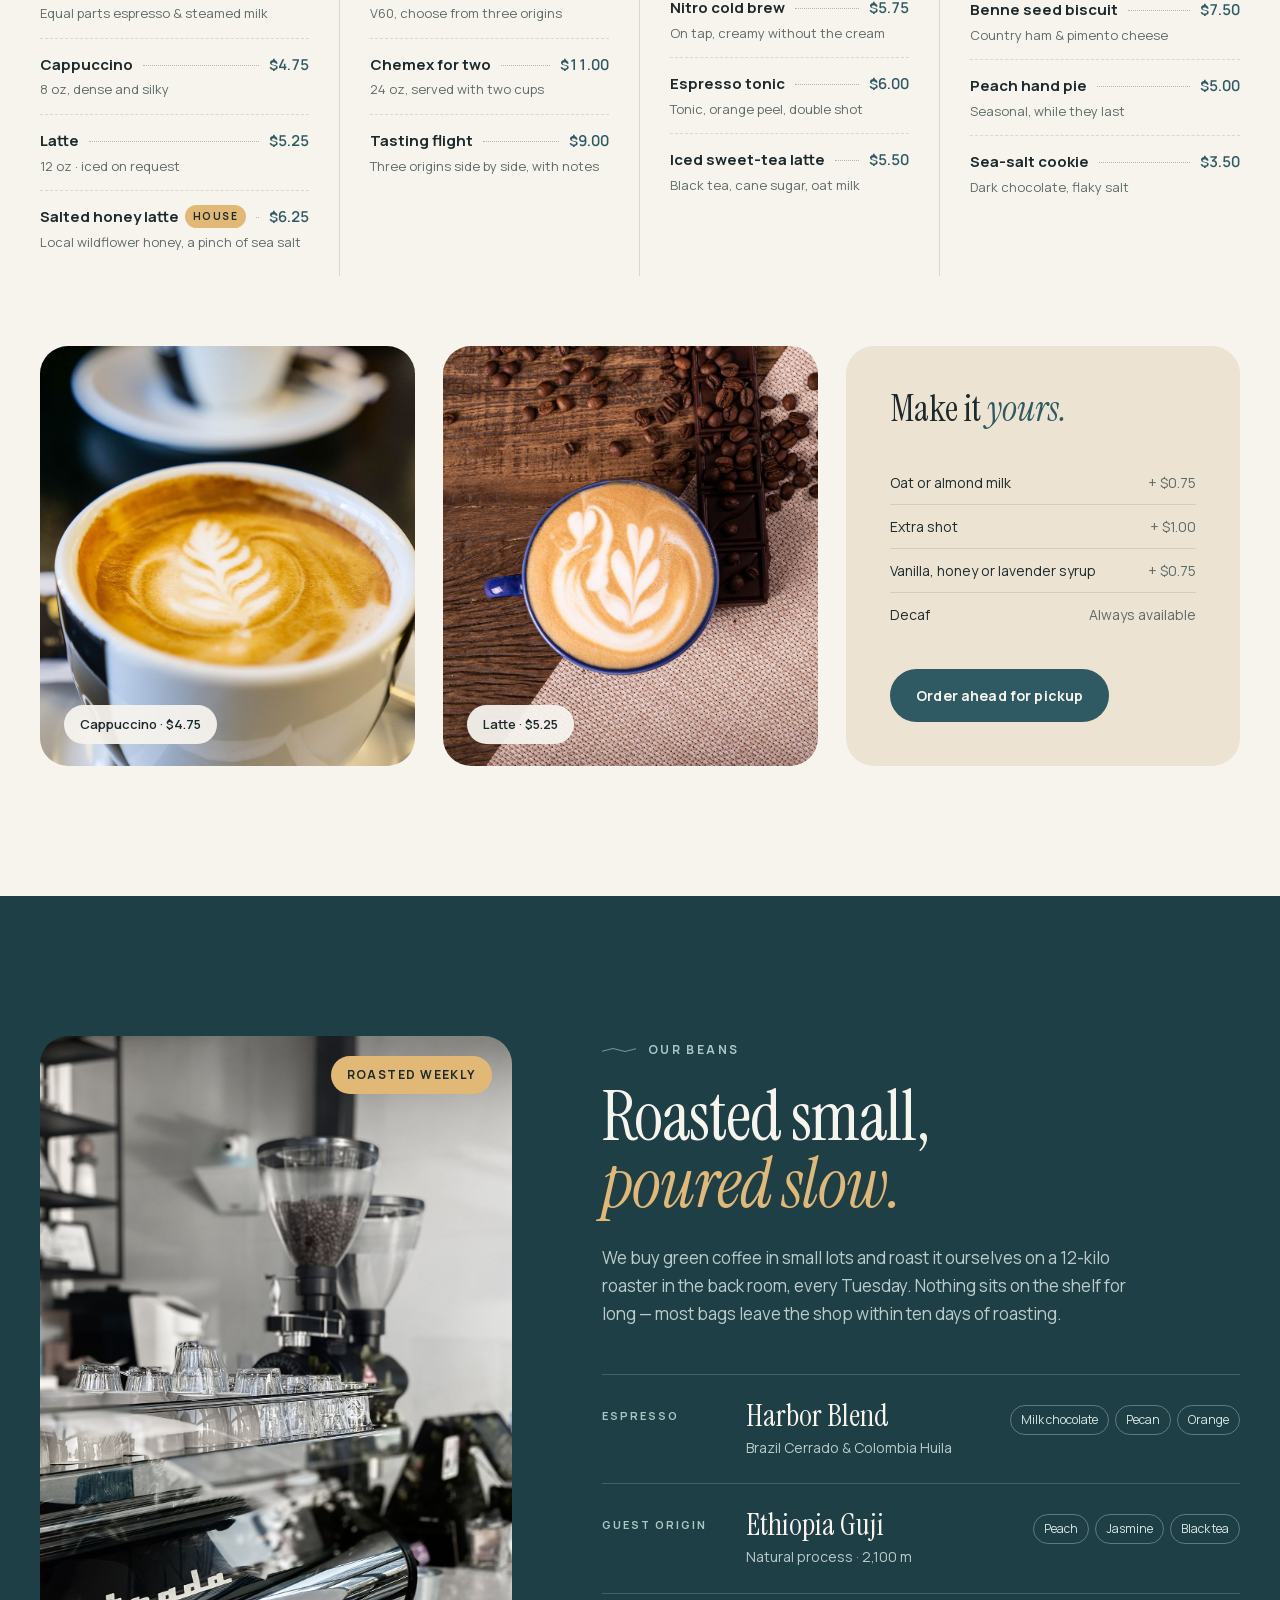
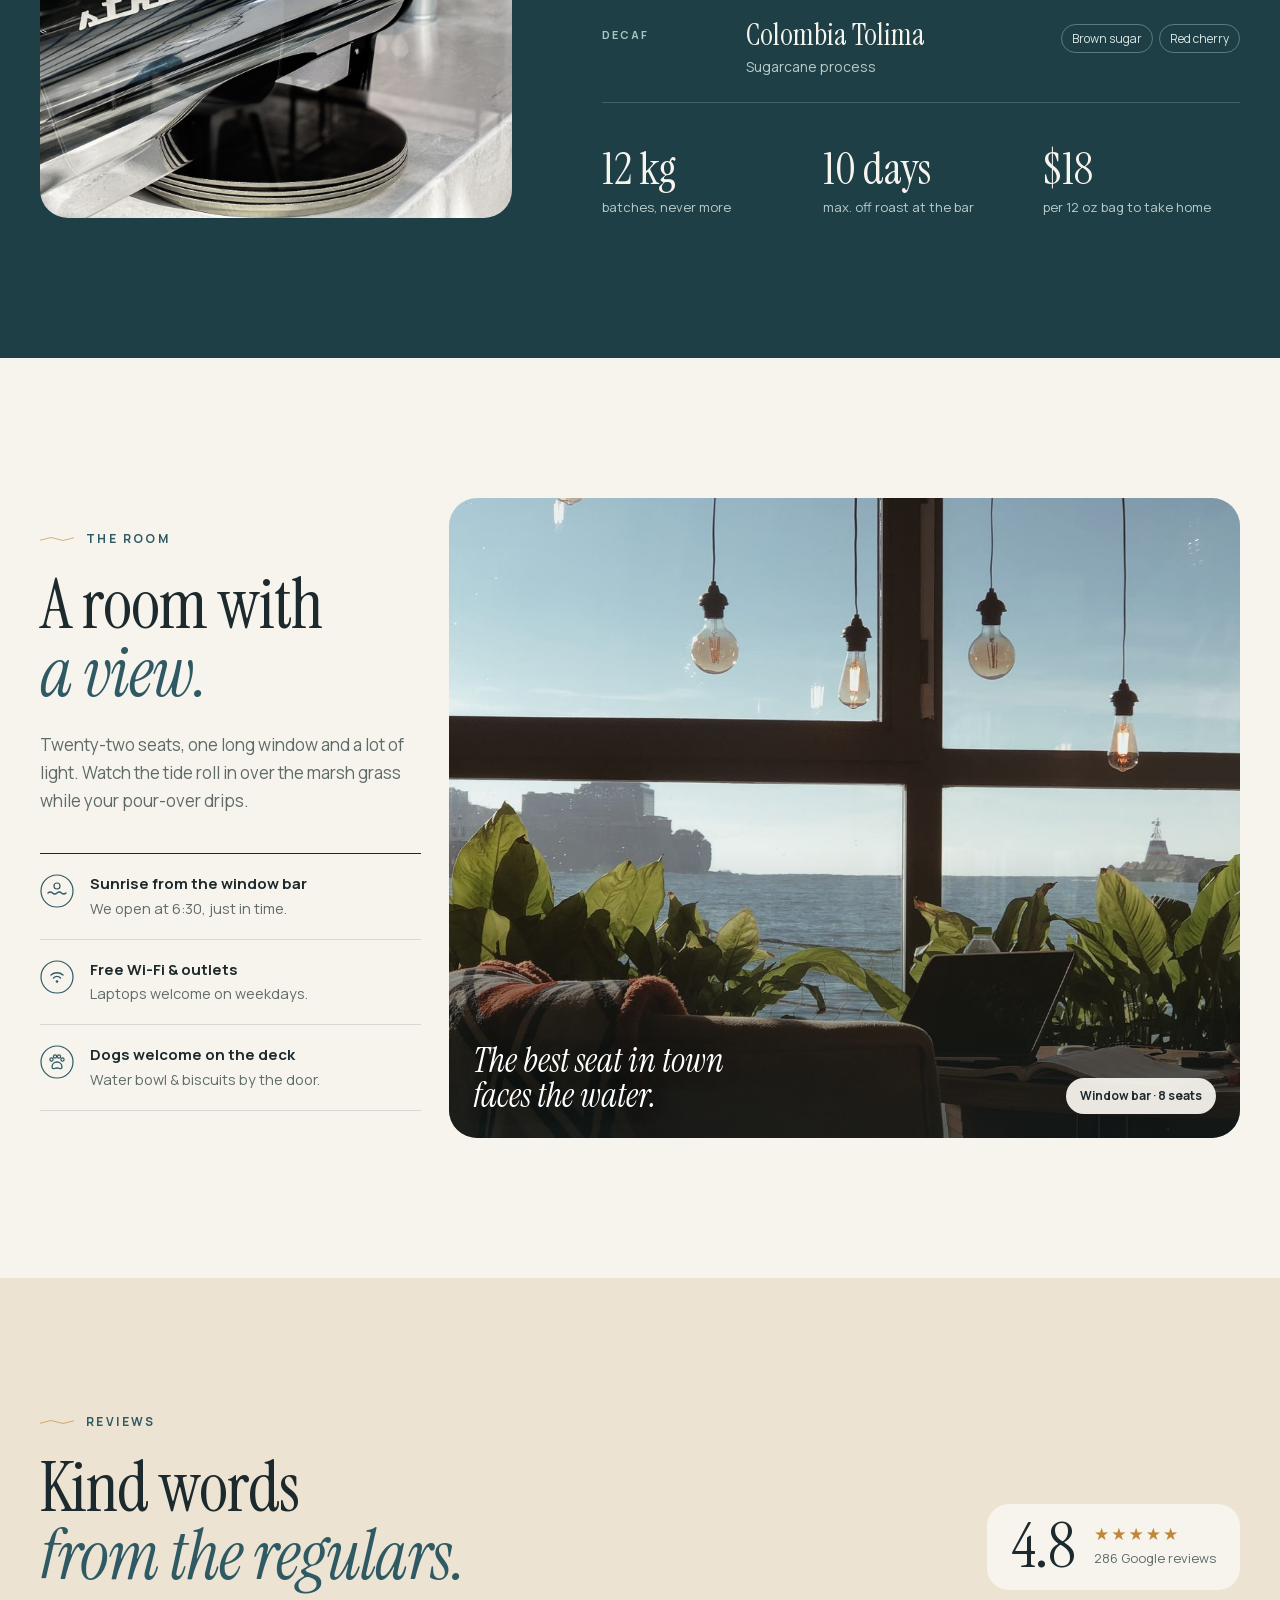
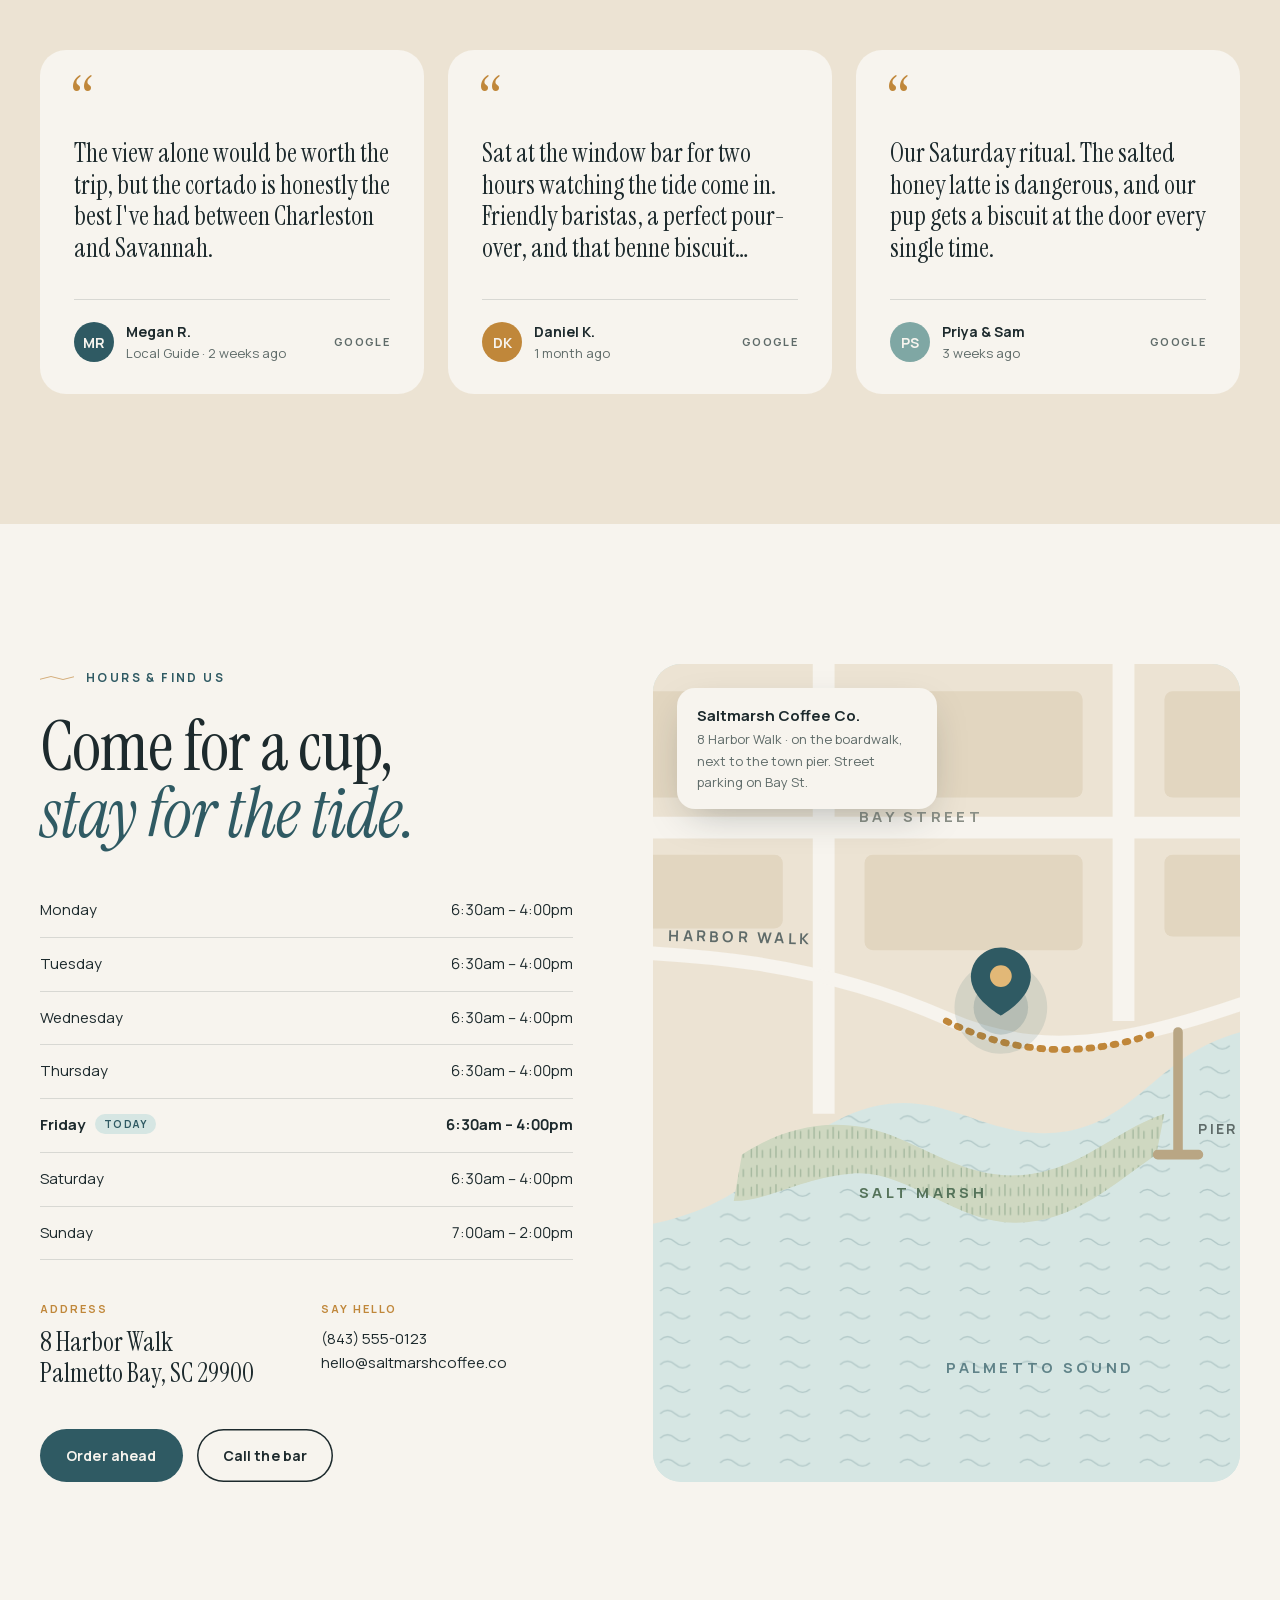
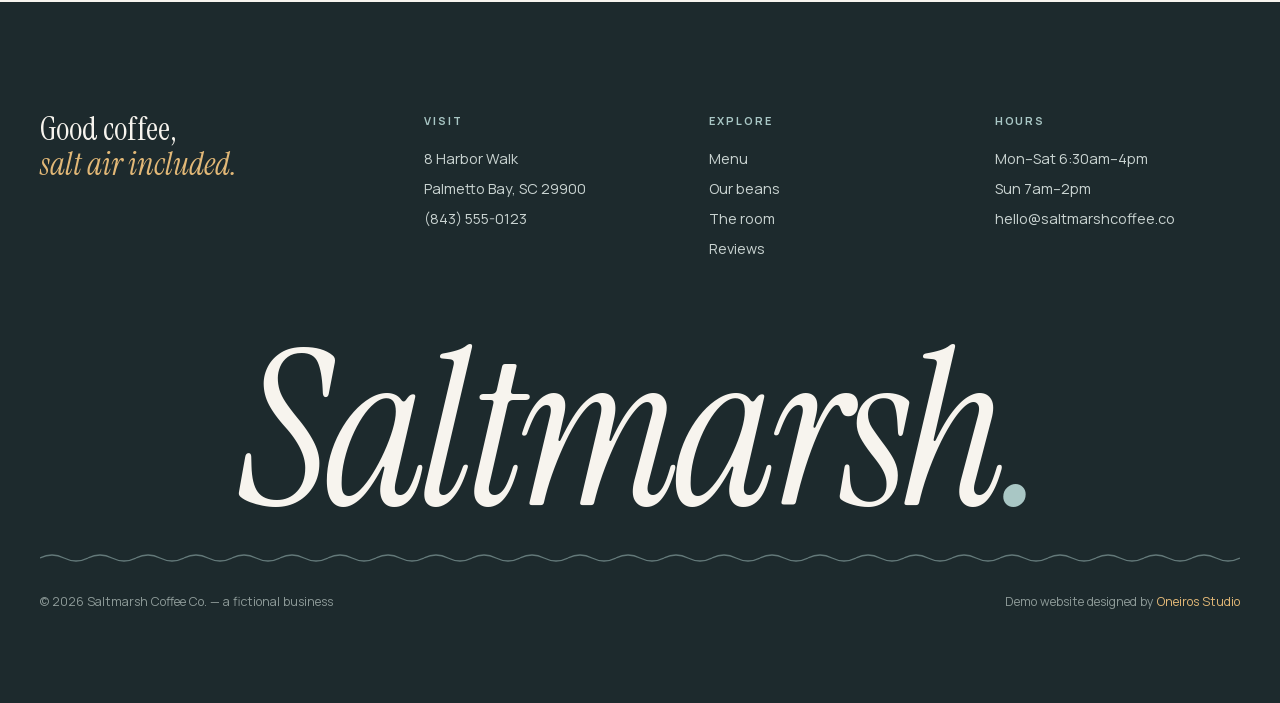
<file: web/demos/saltmarsh-coffee/index.html>
<!doctype html>
<html lang="en-US">
<head>
<meta charset="utf-8">
<meta name="viewport" content="width=device-width, initial-scale=1">
<meta name="robots" content="noindex">
<title>Saltmarsh Coffee Co. — Demo by Oneiros Studio</title>
<meta name="description" content="Demo website for a fictional specialty coffee shop on the South Carolina coast, designed by Oneiros Studio.">
<link rel="stylesheet" href="../../../assets/fonts/web-demos-saltmarsh-coffee.css">
<style>
:root{
  --shell:#f7f4ee;      /* off-white */
  --sand:#ece3d3;       /* dry sand */
  --sand-2:#e2d6c0;
  --glass:#a9c7c5;      /* sea glass */
  --glass-soft:#d6e6e3;
  --sea:#2f5a63;        /* deep sea glass */
  --sea-deep:#1f3f46;
  --ochre:#c0873a;
  --ochre-soft:#e2b877;
  --ink:#1d2a2d;
  --mute:#5f6b69;
  --line:rgba(29,42,45,.14);
  --wrap:1280px;
  --wave:url("data:image/svg+xml,%3Csvg xmlns='http://www.w3.org/2000/svg' width='48' height='12' viewBox='0 0 48 12'%3E%3Cpath d='M0 6 Q12 0 24 6 T48 6' fill='none' stroke='%23c0873a' stroke-width='1.3'/%3E%3C/svg%3E");
  --wave-light:url("data:image/svg+xml,%3Csvg xmlns='http://www.w3.org/2000/svg' width='48' height='12' viewBox='0 0 48 12'%3E%3Cpath d='M0 6 Q12 0 24 6 T48 6' fill='none' stroke='%23a9c7c5' stroke-width='1.3'/%3E%3C/svg%3E");
}
*{box-sizing:border-box;margin:0;padding:0}
html{scroll-behavior:smooth}
body{background:var(--shell);color:var(--ink);font-family:Manrope,system-ui,sans-serif;font-size:16px;line-height:1.65;-webkit-font-smoothing:antialiased;overflow-x:hidden}
img{display:block;max-width:100%}
a{color:inherit;text-decoration:none}
.serif{font-family:"Instrument Serif",Georgia,serif;font-weight:400}
.wrap{max-width:var(--wrap);margin:0 auto;padding:0 40px}
.eyebrow{display:inline-flex;align-items:center;gap:12px;font-size:12px;font-weight:700;letter-spacing:.2em;text-transform:uppercase;color:var(--sea)}
.eyebrow::before{content:"";width:34px;height:10px;background:var(--wave) repeat-x center/24px 6px}
.h2{font-family:"Instrument Serif",Georgia,serif;font-weight:400;font-size:clamp(44px,5.4vw,80px);line-height:.98;letter-spacing:-.015em}
.h2 em{font-style:italic;color:var(--sea)}
.lead{color:var(--mute);font-size:17px;max-width:460px}
.btn{display:inline-flex;align-items:center;gap:10px;white-space:nowrap;background:var(--sea);color:var(--shell);padding:15px 26px;border-radius:999px;font-size:14px;font-weight:700;letter-spacing:.01em;transition:background .25s,transform .25s}
.btn:hover{background:var(--sea-deep);transform:translateY(-1px)}
.btn svg{width:16px;height:16px}
.btn.ghost{background:transparent;color:var(--ink);box-shadow:inset 0 0 0 1.5px var(--ink)}
.btn.ghost:hover{background:var(--ink);color:var(--shell)}
.btn.ochre{background:var(--ochre-soft);color:var(--ink)}
.btn.ochre:hover{background:#ebc68e}

/* ---------- header ---------- */
header{position:absolute;inset:0 0 auto 0;z-index:20}
nav{display:flex;align-items:center;justify-content:space-between;gap:24px;padding:26px 0}
.logo{display:flex;align-items:center;gap:12px;white-space:nowrap}
.logo svg{width:40px;height:40px;flex:none}
.logo b{display:block;font-family:"Instrument Serif",serif;font-weight:400;font-style:italic;font-size:30px;line-height:.9;letter-spacing:-.01em}
.logo small{display:block;font-size:9.5px;font-weight:700;letter-spacing:.32em;text-transform:uppercase;color:var(--mute);margin-top:4px}
.links{display:flex;gap:34px;font-size:14px;font-weight:600}
.links a{position:relative;padding:4px 0}
.links a::after{content:"";position:absolute;left:0;right:0;bottom:-2px;height:1.5px;background:var(--ochre);transform:scaleX(0);transform-origin:left;transition:transform .3s}
.links a:hover::after{transform:scaleX(1)}

/* ---------- hero ---------- */
.hero{display:grid;grid-template-columns:1.08fr 1fr;min-height:100vh;min-height:max(100vh,760px)}
.hero-txt{display:flex;flex-direction:column;justify-content:center;padding:150px 72px 80px max(40px,calc((100vw - var(--wrap))/2 + 40px))}
.hero h1{font-family:"Instrument Serif",serif;font-weight:400;font-size:clamp(58px,7.4vw,118px);line-height:.92;letter-spacing:-.025em;margin:26px 0 30px}
.hero h1 em{color:var(--sea)}
.hero h1 .amp{color:var(--ochre)}
.hero .lead{font-size:18px}
.ctas{display:flex;flex-wrap:wrap;gap:14px;margin-top:40px}
.hero-meta{display:flex;flex-wrap:wrap;gap:12px 34px;margin-top:56px;padding-top:26px;border-top:1px solid var(--line);font-size:13.5px;color:var(--mute)}
.hero-meta strong{display:block;color:var(--ink);font-size:14px;font-weight:700}
.dot{display:inline-block;width:8px;height:8px;border-radius:50%;background:#5fa58f;margin-right:8px;box-shadow:0 0 0 4px rgba(95,165,143,.18);vertical-align:1px}
.hero-art{position:relative;background:var(--glass-soft);display:flex;align-items:flex-end;justify-content:center;padding:120px 56px 0;overflow:hidden}
.hero-art::before{content:"";position:absolute;left:0;right:0;bottom:0;height:34%;background:var(--sand)}
.hero-art .sun{position:absolute;top:30%;left:4%;width:150px;height:150px;border-radius:50%;background:var(--ochre-soft);opacity:.6}
.arch{position:relative;z-index:1;width:min(100%,520px);height:min(78vh,700px);border-radius:300px 300px 0 0;overflow:hidden;box-shadow:0 30px 80px -30px rgba(31,63,70,.45)}
.arch img{width:100%;height:100%;object-fit:cover;object-position:50% 38%}
.rating{position:absolute;z-index:2;left:22px;bottom:48px;background:var(--shell);border-radius:20px;padding:16px 20px 16px 18px;display:flex;align-items:center;gap:14px;box-shadow:0 18px 50px -12px rgba(29,42,45,.35)}
.rating strong{font-family:"Instrument Serif",serif;font-weight:400;font-size:46px;line-height:.8}
.stars{color:var(--ochre);letter-spacing:2px;font-size:14px;line-height:1}
.rating small{display:block;font-size:12px;color:var(--mute);margin-top:6px}
.stamp{position:absolute;z-index:2;right:4%;top:150px;width:128px;height:128px;color:var(--sea);filter:drop-shadow(0 10px 24px rgba(31,63,70,.18))}
.stamp text{font-family:Manrope;font-size:10.4px;font-weight:700;letter-spacing:.24em;fill:currentColor}

/* ---------- ticker ---------- */
.ticker{background:var(--sea);color:var(--glass-soft);overflow:hidden;white-space:nowrap;padding:20px 0}
.ticker-track{display:inline-flex;align-items:center;animation:slide 40s linear infinite}
.ticker span{font-family:"Instrument Serif",serif;font-style:italic;font-size:28px;padding:0 26px;line-height:1}
.ticker i{display:inline-block;width:40px;height:10px;background:var(--wave-light) repeat-x center/24px 6px;opacity:.7}
@keyframes slide{to{transform:translateX(-50%)}}

/* ---------- menu ---------- */
.menu{padding:140px 0 130px}
.menu-head{display:grid;grid-template-columns:1fr 1fr;gap:60px;align-items:end;margin-bottom:70px}
.menu-head .lead{justify-self:end}
.menu-grid{display:grid;grid-template-columns:repeat(4,1fr);gap:0;border-top:1px solid var(--ink)}
.col{padding:34px 30px 10px;border-right:1px solid var(--line)}
.col:first-child{padding-left:0}
.col:last-child{border-right:0;padding-right:0}
.col h3{display:flex;align-items:baseline;justify-content:space-between;font-family:"Instrument Serif",serif;font-weight:400;font-size:32px;line-height:1;margin-bottom:6px}
.col h3 span{font-family:Manrope;font-size:11px;font-weight:700;letter-spacing:.18em;color:var(--ochre)}
.col .note{font-size:13px;color:var(--mute);margin-bottom:22px}
.item{padding:14px 0;border-bottom:1px dashed var(--line)}
.item:last-child{border-bottom:0}
.item .row{display:flex;align-items:baseline;gap:10px;font-weight:700;font-size:15px}
.item .row::after{content:"";order:1;flex:1;border-bottom:1px dotted rgba(29,42,45,.3);transform:translateY(-4px)}
.item .row b{order:2;font-weight:600;font-variant-numeric:tabular-nums;color:var(--sea)}
.item p{font-size:13px;color:var(--mute);line-height:1.5;margin-top:3px}
.tag{display:inline-block;font-size:10px;font-weight:700;letter-spacing:.14em;text-transform:uppercase;background:var(--ochre-soft);color:var(--ink);padding:3px 8px;border-radius:999px;margin-left:6px;vertical-align:2px}
.menu-foot{display:grid;grid-template-columns:1fr 1fr 1.05fr;gap:28px;margin-top:70px}
.menu-photo{position:relative;border-radius:28px;overflow:hidden;height:420px}
.menu-photo img{width:100%;height:100%;object-fit:cover;object-position:50% 55%}
.menu-photo.swan img{object-position:42% 55%}
.menu-photo figcaption{position:absolute;left:24px;bottom:22px;background:rgba(247,244,238,.94);border-radius:999px;padding:9px 16px;font-size:13px;font-weight:600}
.extras{background:var(--sand);border-radius:28px;padding:44px;display:flex;flex-direction:column;justify-content:space-between;gap:30px}
.extras h4{font-family:"Instrument Serif",serif;font-weight:400;font-size:36px;line-height:1.05}
.extras h4 em{color:var(--sea)}
.extras ul{list-style:none;font-size:14px}
.extras li{display:flex;justify-content:space-between;gap:16px;padding:10px 0;border-bottom:1px solid rgba(29,42,45,.12)}
.extras li:last-child{border:0}
.extras li span:last-child{color:var(--mute);text-align:right}

/* ---------- roast ---------- */
.roast{background:var(--sea-deep);color:var(--shell);padding:140px 0;position:relative;overflow:hidden}
.roast .grid{display:grid;grid-template-columns:.85fr 1.15fr;gap:90px;align-items:stretch}
.roast .eyebrow{color:var(--glass)}
.roast .eyebrow::before{background-image:var(--wave-light)}
.roast .h2 em{color:var(--ochre-soft)}
.roast .lead{color:#b9cccb;margin-top:26px;max-width:540px}
.roast-photo{position:relative;border-radius:28px;overflow:hidden;min-height:660px}
.roast-photo img{position:absolute;inset:0}
.roast-photo img{width:100%;height:100%;object-fit:cover;object-position:50% 40%;filter:saturate(.9)}
.roast-photo .chip{position:absolute;right:20px;top:20px;background:var(--ochre-soft);color:var(--ink);border-radius:999px;padding:9px 16px;font-size:12px;font-weight:700;letter-spacing:.12em;text-transform:uppercase}
.beans{margin-top:46px;border-top:1px solid rgba(214,230,227,.2)}
.bean{display:grid;grid-template-columns:120px 1fr auto;gap:24px;align-items:start;padding:24px 0;border-bottom:1px solid rgba(214,230,227,.2)}
.bean .k{font-size:11px;font-weight:700;letter-spacing:.18em;text-transform:uppercase;color:var(--glass);padding-top:8px}
.bean h3{font-family:"Instrument Serif",serif;font-weight:400;font-size:30px;line-height:1.1}
.bean p{font-size:14px;color:#b9cccb;margin-top:4px}
.notes{display:flex;flex-wrap:wrap;gap:6px;justify-content:flex-end;max-width:270px;padding-top:6px}
.notes span{font-size:12px;border:1px solid rgba(214,230,227,.35);border-radius:999px;padding:4px 10px;color:var(--glass-soft)}
.facts{display:grid;grid-template-columns:repeat(3,1fr);gap:24px;margin-top:44px}
.facts div{font-size:13px;color:#b9cccb}
.facts strong{display:block;font-family:"Instrument Serif",serif;font-weight:400;font-size:44px;line-height:1;color:var(--shell);margin-bottom:6px}

/* ---------- room ---------- */
.room{padding:140px 0}
.room .grid{display:grid;grid-template-columns:1fr 1fr 1fr;grid-template-rows:auto auto;gap:28px}
.room .intro{grid-column:1/2;align-self:end;padding-bottom:10px}
.room .intro .lead{margin-top:24px}
.room .wide{grid-column:2/4;grid-row:1/3;border-radius:28px;overflow:hidden;min-height:640px;position:relative}
.room .wide img{position:absolute;inset:0;width:100%;height:100%;object-fit:cover;object-position:50% 58%;transform:scale(1.35);transform-origin:50% 62%}
.room .wide .cap{position:absolute;left:24px;bottom:24px;right:24px;display:flex;justify-content:space-between;align-items:end;gap:20px;color:#fff}
.room .wide .cap span{font-family:"Instrument Serif",serif;font-style:italic;font-size:34px;line-height:1.05;text-shadow:0 2px 20px rgba(0,0,0,.35)}
.room .wide .cap small{background:rgba(247,244,238,.94);color:var(--ink);border-radius:999px;padding:8px 14px;font-size:12px;font-weight:700;white-space:nowrap}
.room .wide::after{content:"";position:absolute;inset:auto 0 0 0;height:45%;background:linear-gradient(transparent,rgba(16,32,36,.55))}
.room .wide .cap{z-index:2}
.perks{grid-column:1/2;list-style:none;border-top:1px solid var(--ink)}
.perks li{display:flex;gap:16px;align-items:flex-start;padding:18px 0;border-bottom:1px solid var(--line);font-size:14.5px}
.perks li b{display:block;font-size:15px}
.perks li span{color:var(--mute)}
.perks svg{flex:none;width:34px;height:34px;color:var(--sea);margin-top:2px}

/* ---------- reviews ---------- */
.reviews{background:var(--sand);padding:130px 0;position:relative}
.reviews-head{display:flex;justify-content:space-between;align-items:end;gap:40px;margin-bottom:60px}
.score{display:flex;align-items:center;gap:18px;background:var(--shell);border-radius:22px;padding:18px 24px}
.score strong{font-family:"Instrument Serif",serif;font-weight:400;font-size:62px;line-height:.8}
.score small{display:block;font-size:13px;color:var(--mute);margin-top:6px}
.cards{display:grid;grid-template-columns:repeat(3,1fr);gap:24px}
.card{background:var(--shell);border-radius:26px;padding:36px 34px 30px;display:flex;flex-direction:column;justify-content:space-between;gap:34px}
.card .q{font-family:"Instrument Serif",serif;font-size:26px;line-height:1.22}
.card .q::before{content:"“";display:block;font-size:70px;line-height:.6;color:var(--ochre);margin-bottom:10px}
.who{display:flex;align-items:center;gap:12px;font-size:13px;color:var(--mute);padding-top:20px;border-top:1px solid var(--line)}
.who .av{width:40px;height:40px;border-radius:50%;display:grid;place-items:center;font-weight:700;color:var(--shell);background:var(--sea);font-size:14px}
.who b{display:block;color:var(--ink);font-size:14px}
.who .g{margin-left:auto;font-size:11px;font-weight:700;letter-spacing:.12em;text-transform:uppercase}
.card:nth-child(2) .av{background:var(--ochre)}
.card:nth-child(3) .av{background:#7fa7a4}

/* ---------- visit ---------- */
.visit{padding:140px 0 120px}
.visit .grid{display:grid;grid-template-columns:1fr 1.1fr;gap:80px;align-items:stretch}
.visit .h2{margin:22px 0 36px}
.hours{width:100%;border-collapse:collapse;font-size:15px}
.hours td{padding:14px 0;border-bottom:1px solid var(--line)}
.hours td:last-child{text-align:right;font-variant-numeric:tabular-nums}
.hours tr.today td{font-weight:700}
.hours tr.today td:first-child::after{content:"Today";margin-left:10px;font-size:10px;font-weight:700;letter-spacing:.14em;text-transform:uppercase;background:var(--glass-soft);color:var(--sea);border-radius:999px;padding:3px 9px;vertical-align:2px}
.contact{display:grid;grid-template-columns:1fr 1fr;gap:28px;margin-top:40px}
.contact .k{font-size:11px;font-weight:700;letter-spacing:.18em;text-transform:uppercase;color:var(--ochre);margin-bottom:8px}
.contact p{font-size:15px}
.contact .big{font-family:"Instrument Serif",serif;font-size:26px;line-height:1.2}
.contact a:hover{color:var(--sea)}
.visit .ctas{margin-top:40px}
.map{position:relative;border-radius:28px;overflow:hidden;background:var(--glass-soft);min-height:560px}
.map svg{position:absolute;inset:0;width:100%;height:100%}
.map .pin-card{position:absolute;left:24px;top:24px;background:var(--shell);border-radius:18px;padding:16px 20px;box-shadow:0 14px 40px -14px rgba(29,42,45,.35);font-size:13px;color:var(--mute);max-width:260px}
.map .pin-card b{display:block;color:var(--ink);font-size:15px}

/* ---------- footer ---------- */
footer{background:var(--ink);color:#c9d3d1;padding:110px 0 90px;overflow:hidden}
.foot-top{display:grid;grid-template-columns:1.4fr 1fr 1fr 1fr;gap:40px;padding-bottom:70px}
.foot-top .k{font-size:11px;font-weight:700;letter-spacing:.18em;text-transform:uppercase;color:var(--glass);margin-bottom:14px}
.foot-top a{display:block;font-size:14.5px;padding:3px 0}
.foot-top a:hover{color:var(--shell)}
.foot-top .pitch{font-family:"Instrument Serif",serif;font-size:32px;line-height:1.1;color:var(--shell)}
.foot-top .pitch em{color:var(--ochre-soft)}
.wordmark{font-family:"Instrument Serif",serif;font-style:italic;font-size:clamp(90px,17vw,270px);line-height:.8;letter-spacing:-.03em;color:var(--shell);white-space:nowrap;text-align:center;padding:10px 0 34px}
.wordmark span{color:var(--glass)}
.foot-wave{height:12px;background:var(--wave-light) repeat-x center/48px 12px;opacity:.5;margin-bottom:28px}
.foot-bottom{display:flex;justify-content:space-between;gap:20px;font-size:12.5px;color:#8c9997}

/* ---------- demo badge ---------- */
.demo-badge{position:fixed;left:16px;bottom:16px;z-index:100;display:inline-flex;align-items:center;gap:9px;max-width:calc(100vw - 32px);background:rgba(29,42,45,.92);color:#f7f4ee;-webkit-backdrop-filter:blur(8px);backdrop-filter:blur(8px);border:1px solid rgba(247,244,238,.18);border-radius:999px;padding:8px 15px 8px 11px;font-size:12px;font-weight:600;line-height:1.3;box-shadow:0 10px 30px -10px rgba(0,0,0,.4);transition:background .25s}
.demo-badge:hover{background:var(--sea-deep)}
.demo-badge i{flex:none;width:8px;height:8px;border-radius:50%;background:var(--ochre-soft)}
.demo-badge u{text-decoration:none;color:var(--ochre-soft)}

/* ---------- responsive ---------- */
@media (max-width:1100px){
  .menu-foot{grid-template-columns:1fr 1fr}
  .extras{grid-column:1/-1}
  .menu-grid{grid-template-columns:1fr 1fr}
  .col{padding:34px 28px 10px}
  .col:nth-child(2){border-right:0;padding-right:0}
  .col:nth-child(3){padding-left:0;border-top:1px solid var(--line)}
  .col:nth-child(4){border-top:1px solid var(--line)}
  .roast .grid{gap:56px}
  .bean{grid-template-columns:1fr auto}
  .bean .k{grid-column:1/-1;padding:0}
  .foot-top{grid-template-columns:1fr 1fr}
  .links{gap:24px}
}
@media (max-width:860px){
  .wrap{padding:0 20px}
  .links{display:none}
  nav{padding:18px 0}
  .logo svg{width:34px;height:34px}
  .logo b{font-size:25px}
  .logo small{font-size:8.5px;letter-spacing:.28em}
  nav .btn{padding:11px 18px;font-size:13px}
  .hero{grid-template-columns:1fr;min-height:0}
  .hero-txt{padding:118px 20px 48px}
  .hero h1{font-size:clamp(52px,15vw,76px);margin:20px 0 22px}
  .hero .lead{font-size:16px}
  .ctas{margin-top:30px;gap:10px}
  .ctas .btn{padding:14px 22px}
  .hero-meta{display:none}
  .hide-m{display:none}
  .hero-art{padding:60px 20px 0;min-height:0}
  .arch{height:500px;width:100%}
  .stamp{right:14px;top:22px;width:104px;height:104px}
  .rating{left:12px;bottom:26px;padding:12px 16px}
  .rating strong{font-size:38px}
  .hero-art .sun{top:30px;left:16px;right:auto;width:80px;height:80px}
  .ticker{padding:16px 0}
  .ticker span{font-size:22px;padding:0 18px}
  .menu,.room,.visit{padding:90px 0}
  .menu-head{grid-template-columns:1fr;gap:22px;margin-bottom:44px}
  .menu-head .lead{justify-self:start}
  .menu-grid{grid-template-columns:1fr}
  .col,.col:first-child,.col:last-child,.col:nth-child(2),.col:nth-child(3){padding:30px 0 6px;border-right:0;border-top:1px solid var(--line)}
  .col:first-child{border-top:0}
  .menu-foot{grid-template-columns:1fr;margin-top:40px;gap:20px}
  .menu-foot{grid-template-columns:1fr 1fr}
  .menu-photo{height:260px}
  .menu-photo figcaption{left:12px;bottom:12px;font-size:12px;padding:7px 12px}
  .extras{grid-column:1/-1}
  .extras{padding:30px 24px}
  .roast{padding:90px 0}
  .roast .grid{grid-template-columns:1fr;gap:44px}
  .roast-photo{min-height:440px}
  .facts{grid-template-columns:1fr 1fr 1fr;gap:14px}
  .facts strong{font-size:34px}
  .notes{justify-content:flex-start;max-width:none;grid-column:1/-1}
  .bean{grid-template-columns:1fr;gap:10px}
  .room .grid{grid-template-columns:1fr;gap:24px}
  .room .intro,.perks,.room .wide{grid-column:1;grid-row:auto}
  .room .wide{min-height:440px}
  .room .wide .cap{flex-direction:column;align-items:flex-start;gap:12px}
  .room .wide .cap span{font-size:28px}
  .reviews{padding:90px 0}
  .reviews-head{flex-direction:column;align-items:flex-start;gap:28px;margin-bottom:40px}
  .cards{grid-template-columns:1fr;gap:16px}
  .card{padding:30px 26px 24px}
  .card .q{font-size:23px}
  .visit .grid{grid-template-columns:1fr;gap:44px}
  .contact{grid-template-columns:1fr;gap:22px}
  .map{min-height:460px}
  .map .pin-card{left:14px;top:14px;right:14px;max-width:none;padding:13px 16px}
  footer{padding:80px 0 96px}
  .foot-top{grid-template-columns:1fr 1fr;gap:34px 24px;padding-bottom:50px}
  .foot-top > div:first-child{grid-column:1/-1}
  .foot-bottom{flex-direction:column;gap:6px}
  .demo-badge{left:10px;bottom:10px;font-size:11px;padding:7px 12px 7px 10px;gap:7px}
  .demo-badge .long{display:none}
}
@media (max-width:400px){
  .hide-xs{display:none}
  .facts strong{font-size:30px}
}
@media (prefers-reduced-motion:reduce){.ticker-track{animation:none}}
</style>
</head>
<body>

<a class="demo-badge" href="../../" title="Back to the Oneiros Studio portfolio"><i></i><span>Demo website<span class="long"> · fictional business</span> — by <u>Oneiros Studio</u></span></a>

<header><div class="wrap"><nav>
  <a class="logo" href="#top" aria-label="Saltmarsh Coffee Co. home">
    <svg viewBox="0 0 40 40" fill="none" aria-hidden="true"><circle cx="20" cy="20" r="19" stroke="#2f5a63" stroke-width="1.4"/><circle cx="20" cy="15" r="5.5" fill="#e2b877"/><path d="M6 22.5c2.3-2 4.7-2 7 0s4.7 2 7 0 4.7-2 7 0 4.7 2 7 0" stroke="#2f5a63" stroke-width="1.5" stroke-linecap="round"/><path d="M8 28c2-1.6 4-1.6 6 0s4 1.6 6 0 4-1.6 6 0 4 1.6 6 0" stroke="#2f5a63" stroke-width="1.5" stroke-linecap="round" opacity=".55"/></svg>
    <span><b>Saltmarsh</b><small>Coffee Co.</small></span>
  </a>
  <div class="links"><a href="#menu">Menu</a><a href="#beans">Our beans</a><a href="#room">The room</a><a href="#reviews">Reviews</a><a href="#visit">Visit</a></div>
  <a class="btn" href="#menu">Order ahead<svg viewBox="0 0 16 16" fill="none" aria-hidden="true"><path d="M3 8h10M9 4l4 4-4 4" stroke="currentColor" stroke-width="1.6" stroke-linecap="round" stroke-linejoin="round"/></svg></a>
</nav></div></header>

<main id="top">
<section class="hero">
  <div class="hero-txt">
    <span class="eyebrow"><span><span class="hide-m">Specialty coffee · </span>Palmetto Bay, SC</span></span>
    <h1>Slow mornings, <em>salt air</em> <span class="amp">&amp;</span> a very good cup.</h1>
    <p class="lead">A small coffee bar on Harbor Walk with a window full of marsh and sea. Espresso pulled with care, pour-overs by the cup, and pastries from bakers down the street.</p>
    <div class="ctas">
      <a class="btn" href="#menu">Order ahead<svg viewBox="0 0 16 16" fill="none" aria-hidden="true"><path d="M3 8h10M9 4l4 4-4 4" stroke="currentColor" stroke-width="1.6" stroke-linecap="round" stroke-linejoin="round"/></svg></a>
      <a class="btn ghost" href="#menu">See the menu</a>
    </div>
    <div class="hero-meta">
      <div><strong><span class="dot"></span>Open daily</strong>Mon–Sat 6:30am–4pm · Sun 7am–2pm</div>
      <div><strong>8 Harbor Walk</strong>On the boardwalk, facing the marsh</div>
    </div>
  </div>
  <div class="hero-art">
    <span class="sun" aria-hidden="true"></span>
    <svg class="stamp" viewBox="0 0 128 128" aria-hidden="true">
      <defs><path id="circ" d="M64 64m-48 0a48 48 0 1 1 96 0a48 48 0 1 1-96 0"/></defs>
      <circle cx="64" cy="64" r="62" fill="#f7f4ee"/>
      <text><textPath href="#circ">POURED SLOW · BY THE SEA · SINCE 2019 ·</textPath></text>
      <path d="M44 66c3.4-3 6.6-3 10 0s6.6 3 10 0 6.6-3 10 0 6.6 3 10 0" fill="none" stroke="#c0873a" stroke-width="1.8" stroke-linecap="round"/>
    </svg>
    <div class="arch"><img src="img/hero.jpg" alt="Sunlit café room with hanging bulbs and a wide window over the water"></div>
    <div class="rating"><strong>4.8</strong><div><div class="stars">★★★★★</div><small>286 Google reviews</small></div></div>
  </div>
</section>

<div class="ticker" aria-hidden="true"><div class="ticker-track">
  <span>Espresso bar</span><i></i><span>Pour-over by the cup</span><i></i><span>16-hour cold brew</span><i></i><span>Local bakes</span><i></i><span>A window on the marsh</span><i></i>
  <span>Espresso bar</span><i></i><span>Pour-over by the cup</span><i></i><span>16-hour cold brew</span><i></i><span>Local bakes</span><i></i><span>A window on the marsh</span><i></i>
</div></div>

<!-- MENU -->
<section class="menu" id="menu"><div class="wrap">
  <div class="menu-head">
    <div>
      <span class="eyebrow">The menu</span>
      <h2 class="h2" style="margin-top:20px">Short list,<br><em>long finish.</em></h2>
    </div>
    <p class="lead">Everything is made to order at the bar. Order ahead and we'll have it waiting at the pickup shelf — or stay a while, the window seats are first come, first served.</p>
  </div>

  <div class="menu-grid">
    <div class="col">
      <h3>Espresso bar <span>HOT</span></h3>
      <p class="note">Harbor Blend or guest single origin</p>
      <div class="item"><div class="row">Espresso<b>$3.50</b></div><p>Double shot, 18g in</p></div>
      <div class="item"><div class="row">Cortado<b>$4.25</b></div><p>Equal parts espresso &amp; steamed milk</p></div>
      <div class="item"><div class="row">Cappuccino<b>$4.75</b></div><p>8 oz, dense and silky</p></div>
      <div class="item"><div class="row">Latte<b>$5.25</b></div><p>12 oz · iced on request</p></div>
      <div class="item"><div class="row"><span>Salted honey latte<span class="tag">House</span></span><b>$6.25</b></div><p>Local wildflower honey, a pinch of sea salt</p></div>
    </div>
    <div class="col">
      <h3>Slow coffee <span>BREW</span></h3>
      <p class="note">Brewed by hand, one cup at a time</p>
      <div class="item"><div class="row">Batch brew<b>$3.25</b></div><p>Today's filter, free refills to stay</p></div>
      <div class="item"><div class="row">Pour-over<b>$5.50</b></div><p>V60, choose from three origins</p></div>
      <div class="item"><div class="row">Chemex for two<b>$11.00</b></div><p>24 oz, served with two cups</p></div>
      <div class="item"><div class="row">Tasting flight<b>$9.00</b></div><p>Three origins side by side, with notes</p></div>
    </div>
    <div class="col">
      <h3>Cold <span>ICED</span></h3>
      <p class="note">For long afternoons on the boardwalk</p>
      <div class="item"><div class="row">Cold brew<b>$5.00</b></div><p>Steeped 16 hours, smooth &amp; chocolatey</p></div>
      <div class="item"><div class="row">Nitro cold brew<b>$5.75</b></div><p>On tap, creamy without the cream</p></div>
      <div class="item"><div class="row">Espresso tonic<b>$6.00</b></div><p>Tonic, orange peel, double shot</p></div>
      <div class="item"><div class="row">Iced sweet-tea latte<b>$5.50</b></div><p>Black tea, cane sugar, oat milk</p></div>
    </div>
    <div class="col">
      <h3>Bakes <span>DAILY</span></h3>
      <p class="note">From Tidewater Bakehouse, two doors down</p>
      <div class="item"><div class="row">Butter croissant<b>$4.25</b></div><p>Baked every morning at 5</p></div>
      <div class="item"><div class="row">Benne seed biscuit<b>$7.50</b></div><p>Country ham &amp; pimento cheese</p></div>
      <div class="item"><div class="row">Peach hand pie<b>$5.00</b></div><p>Seasonal, while they last</p></div>
      <div class="item"><div class="row">Sea-salt cookie<b>$3.50</b></div><p>Dark chocolate, flaky salt</p></div>
    </div>
  </div>

  <div class="menu-foot">
    <figure class="menu-photo"><img src="img/cappuccino.jpg" alt="Cappuccino with a rosetta in latte art"><figcaption>Cappuccino · $4.75</figcaption></figure>
    <figure class="menu-photo swan"><img src="img/swan.jpg" alt="Latte with swan latte art in a blue cup, seen from above"><figcaption>Latte · $5.25</figcaption></figure>
    <div class="extras">
      <h4>Make it <em>yours.</em></h4>
      <ul>
        <li><span>Oat or almond milk</span><span>+ $0.75</span></li>
        <li><span>Extra shot</span><span>+ $1.00</span></li>
        <li><span>Vanilla, honey or lavender syrup</span><span>+ $0.75</span></li>
        <li><span>Decaf</span><span>Always available</span></li>
      </ul>
      <a class="btn" href="#visit" style="align-self:flex-start">Order ahead for pickup</a>
    </div>
  </div>
</div></section>

<!-- BEANS -->
<section class="roast" id="beans"><div class="wrap grid">
  <div class="roast-photo">
    <img src="img/espresso.jpg" alt="Espresso machine and grinders on the coffee bar">
    <span class="chip">Roasted weekly</span>
  </div>
  <div>
    <span class="eyebrow">Our beans</span>
    <h2 class="h2" style="margin-top:20px">Roasted small,<br><em>poured slow.</em></h2>
    <p class="lead">We buy green coffee in small lots and roast it ourselves on a 12-kilo roaster in the back room, every Tuesday. Nothing sits on the shelf for long — most bags leave the shop within ten days of roasting.</p>
    <div class="beans">
      <div class="bean">
        <span class="k">Espresso</span>
        <div><h3>Harbor Blend</h3><p>Brazil Cerrado &amp; Colombia Huila</p></div>
        <div class="notes"><span>Milk chocolate</span><span>Pecan</span><span>Orange</span></div>
      </div>
      <div class="bean">
        <span class="k">Guest origin</span>
        <div><h3>Ethiopia Guji</h3><p>Natural process · 2,100 m</p></div>
        <div class="notes"><span>Peach</span><span>Jasmine</span><span>Black tea</span></div>
      </div>
      <div class="bean">
        <span class="k">Decaf</span>
        <div><h3>Colombia Tolima</h3><p>Sugarcane process</p></div>
        <div class="notes"><span>Brown sugar</span><span>Red cherry</span></div>
      </div>
    </div>
    <div class="facts">
      <div><strong>12 kg</strong>batches, never more</div>
      <div><strong>10 days</strong>max. off roast at the bar</div>
      <div><strong>$18</strong>per 12 oz bag to take home</div>
    </div>
  </div>
</div></section>

<!-- ROOM -->
<section class="room" id="room"><div class="wrap grid">
  <div class="intro">
    <span class="eyebrow">The room</span>
    <h2 class="h2" style="margin-top:20px">A room with<br><em>a view.</em></h2>
    <p class="lead">Twenty-two seats, one long window and a lot of light. Watch the tide roll in over the marsh grass while your pour-over drips.</p>
  </div>
  <figure class="wide">
    <img src="img/hero.jpg" alt="Window seats overlooking the water">
    <figcaption class="cap"><span>The best seat in town<br>faces the water.</span><small>Window bar · 8 seats</small></figcaption>
  </figure>
  <ul class="perks">
    <li><svg viewBox="0 0 34 34" fill="none" aria-hidden="true"><circle cx="17" cy="17" r="16" stroke="currentColor" stroke-width="1.2"/><path d="M8 19c1.5-1.4 3-1.4 4.5 0s3 1.4 4.5 0 3-1.4 4.5 0 3 1.4 4.5 0" stroke="currentColor" stroke-width="1.4" stroke-linecap="round"/><circle cx="17" cy="12" r="3" stroke="currentColor" stroke-width="1.2"/></svg><div><b>Sunrise from the window bar</b><span>We open at 6:30, just in time.</span></div></li>
    <li><svg viewBox="0 0 34 34" fill="none" aria-hidden="true"><circle cx="17" cy="17" r="16" stroke="currentColor" stroke-width="1.2"/><path d="M11 15a9 9 0 0 1 12 0M13.5 18a5 5 0 0 1 7 0" stroke="currentColor" stroke-width="1.4" stroke-linecap="round"/><circle cx="17" cy="21.5" r="1.3" fill="currentColor"/></svg><div><b>Free Wi-Fi &amp; outlets</b><span>Laptops welcome on weekdays.</span></div></li>
    <li><svg viewBox="0 0 34 34" fill="none" aria-hidden="true"><circle cx="17" cy="17" r="16" stroke="currentColor" stroke-width="1.2"/><path d="M12 22c0-3 2.2-5 5-5s5 2 5 5c0 1.5-1.4 2-2.5 1.5-1.2-.5-3.8-.5-5 0-1.1.5-2.5 0-2.5-1.5z" stroke="currentColor" stroke-width="1.3"/><circle cx="11.5" cy="14.5" r="1.6" stroke="currentColor" stroke-width="1.2"/><circle cx="15" cy="11.5" r="1.6" stroke="currentColor" stroke-width="1.2"/><circle cx="19" cy="11.5" r="1.6" stroke="currentColor" stroke-width="1.2"/><circle cx="22.5" cy="14.5" r="1.6" stroke="currentColor" stroke-width="1.2"/></svg><div><b>Dogs welcome on the deck</b><span>Water bowl &amp; biscuits by the door.</span></div></li>
  </ul>
</div></section>

<!-- REVIEWS -->
<section class="reviews" id="reviews"><div class="wrap">
  <div class="reviews-head">
    <div>
      <span class="eyebrow">Reviews</span>
      <h2 class="h2" style="margin-top:20px">Kind words<br><em>from the regulars.</em></h2>
    </div>
    <div class="score"><strong>4.8</strong><div><div class="stars" style="font-size:17px">★★★★★</div><small>286 Google reviews</small></div></div>
  </div>
  <div class="cards">
    <article class="card">
      <p class="q">The view alone would be worth the trip, but the cortado is honestly the best I've had between Charleston and Savannah.</p>
      <div class="who"><span class="av">MR</span><div><b>Megan R.</b>Local Guide · 2 weeks ago</div><span class="g">Google</span></div>
    </article>
    <article class="card">
      <p class="q">Sat at the window bar for two hours watching the tide come in. Friendly baristas, a perfect pour-over, and that benne biscuit…</p>
      <div class="who"><span class="av">DK</span><div><b>Daniel K.</b>1 month ago</div><span class="g">Google</span></div>
    </article>
    <article class="card">
      <p class="q">Our Saturday ritual. The salted honey latte is dangerous, and our pup gets a biscuit at the door every single time.</p>
      <div class="who"><span class="av">PS</span><div><b>Priya &amp; Sam</b>3 weeks ago</div><span class="g">Google</span></div>
    </article>
  </div>
</div></section>

<!-- VISIT -->
<section class="visit" id="visit"><div class="wrap grid">
  <div>
    <span class="eyebrow">Hours &amp; find us</span>
    <h2 class="h2">Come for a cup,<br><em>stay for the tide.</em></h2>
    <table class="hours" id="hours">
      <tr data-d="1"><td>Monday</td><td>6:30am – 4:00pm</td></tr>
      <tr data-d="2"><td>Tuesday</td><td>6:30am – 4:00pm</td></tr>
      <tr data-d="3"><td>Wednesday</td><td>6:30am – 4:00pm</td></tr>
      <tr data-d="4"><td>Thursday</td><td>6:30am – 4:00pm</td></tr>
      <tr data-d="5"><td>Friday</td><td>6:30am – 4:00pm</td></tr>
      <tr data-d="6"><td>Saturday</td><td>6:30am – 4:00pm</td></tr>
      <tr data-d="0"><td>Sunday</td><td>7:00am – 2:00pm</td></tr>
    </table>
    <div class="contact">
      <div><div class="k">Address</div><p class="big">8 Harbor Walk<br>Palmetto Bay, SC 29900</p></div>
      <div><div class="k">Say hello</div><p><a href="tel:+18435550123">(843) 555-0123</a><br><a href="mailto:hello@saltmarshcoffee.co">hello@saltmarshcoffee.co</a></p></div>
    </div>
    <div class="ctas">
      <a class="btn" href="#menu">Order ahead</a>
      <a class="btn ghost" href="tel:+18435550123">Call the bar</a>
    </div>
  </div>
  <div class="map" role="img" aria-label="Illustrated map of Harbor Walk in Palmetto Bay">
    <svg viewBox="0 0 600 600" preserveAspectRatio="xMidYMid slice" aria-hidden="true">
      <defs>
        <pattern id="ripple" width="44" height="18" patternUnits="userSpaceOnUse"><path d="M2 10q5.5-5 11 0t11 0" fill="none" stroke="#2f5a63" stroke-width="1" opacity=".22"/></pattern>
        <pattern id="grass" width="14" height="14" patternUnits="userSpaceOnUse"><path d="M3 12v-6M7 12v-8M11 12v-5" stroke="#6f8f72" stroke-width="1" opacity=".45" stroke-linecap="round"/></pattern>
      </defs>
      <rect width="600" height="600" fill="#d6e6e3"/>
      <rect width="600" height="600" fill="url(#ripple)"/>
      <!-- land -->
      <path d="M0 0h600v250c-40 18-70 10-110 30s-60 60-110 64-80-30-130-20S170 380 120 400 40 410 0 440z" fill="#ece3d3"/>
      <!-- marsh -->
      <path d="M150 360c30-20 70-30 110-14s70 40 120 24c30-10 50-30 80-40l-6 30c-30 20-60 50-104 50s-80-40-120-36-60 20-86 20z" fill="#cfd8c1"/>
      <path d="M150 360c30-20 70-30 110-14s70 40 120 24c30-10 50-30 80-40l-6 30c-30 20-60 50-104 50s-80-40-120-36-60 20-86 20z" fill="url(#grass)"/>
      <!-- roads -->
      <path d="M0 120h600M210 0v330M430 0v262" stroke="#f7f4ee" stroke-width="16"/>
      <path d="M0 210c120 0 210 10 300 50s170 6 300-40" fill="none" stroke="#f7f4ee" stroke-width="10"/>
      <!-- blocks -->
      <g fill="#e2d6c0"><rect x="40" y="20" width="140" height="78" rx="6"/><rect x="240" y="20" width="160" height="78" rx="6"/><rect x="460" y="20" width="120" height="78" rx="6"/><rect x="40" y="140" width="140" height="54" rx="6"/><rect x="240" y="140" width="160" height="70" rx="6"/><rect x="460" y="140" width="120" height="60" rx="6"/></g>
      <!-- boardwalk -->
      <path d="M300 262c40 20 90 30 150 10" fill="none" stroke="#c0873a" stroke-width="5" stroke-dasharray="2 7" stroke-linecap="round"/>
      <!-- dock -->
      <path d="M470 270v90M455 360h30" stroke="#b9a684" stroke-width="7" stroke-linecap="round"/>
      <!-- labels -->
      <g font-family="Manrope, sans-serif" font-size="11" font-weight="700" letter-spacing="2.4" fill="#5f6b69">
        <text x="236" y="116" fill="#8a8f86">BAY STREET</text>
        <text x="96" y="203" transform="rotate(1.5 96 203)">HARBOR WALK</text>
        <text x="236" y="392" fill="#55735a">SALT MARSH</text>
        <text x="300" y="520" fill="#2f5a63" opacity=".7">PALMETTO SOUND</text>
      </g>
      <text x="485" y="345" font-family="Manrope, sans-serif" font-size="10" font-weight="700" letter-spacing="1.6" fill="#5f6b69">PIER</text>
      <!-- pin -->
      <g transform="translate(340 252)">
        <circle r="34" fill="#2f5a63" opacity=".12"/>
        <circle r="20" fill="#2f5a63" opacity=".18"/>
        <path d="M0-44c-12 0-22 9.5-22 21.5C-22-6 0 6 0 6s22-12 22-28.5C22-34.5 12-44 0-44z" fill="#2f5a63"/>
        <circle cy="-23" r="8" fill="#e2b877"/>
      </g>
    </svg>
    <div class="pin-card"><b>Saltmarsh Coffee Co.</b>8 Harbor Walk · on the boardwalk, next to the town pier. Street parking on Bay St.</div>
  </div>
</div></section>
</main>

<footer><div class="wrap">
  <div class="foot-top">
    <div><p class="pitch">Good coffee,<br><em>salt air included.</em></p></div>
    <div><div class="k">Visit</div><a href="#visit">8 Harbor Walk</a><a href="#visit">Palmetto Bay, SC 29900</a><a href="tel:+18435550123">(843) 555-0123</a></div>
    <div><div class="k">Explore</div><a href="#menu">Menu</a><a href="#beans">Our beans</a><a href="#room">The room</a><a href="#reviews">Reviews</a></div>
    <div><div class="k">Hours</div><a href="#visit">Mon–Sat 6:30am–4pm</a><a href="#visit">Sun 7am–2pm</a><a href="mailto:hello@saltmarshcoffee.co">hello@saltmarshcoffee.co</a></div>
  </div>
  <div class="wordmark">Saltmarsh<span>.</span></div>
  <div class="foot-wave" aria-hidden="true"></div>
  <div class="foot-bottom"><span>© 2026 Saltmarsh Coffee Co. — a fictional business</span><span>Demo website designed by <a href="../../" style="color:#e2b877">Oneiros Studio</a></span></div>
</div></footer>

<script>
(function(){var d=new Date().getDay();var r=document.querySelector('#hours tr[data-d="'+d+'"]');if(r)r.className='today';})();
</script>
</body>
</html>
</file>
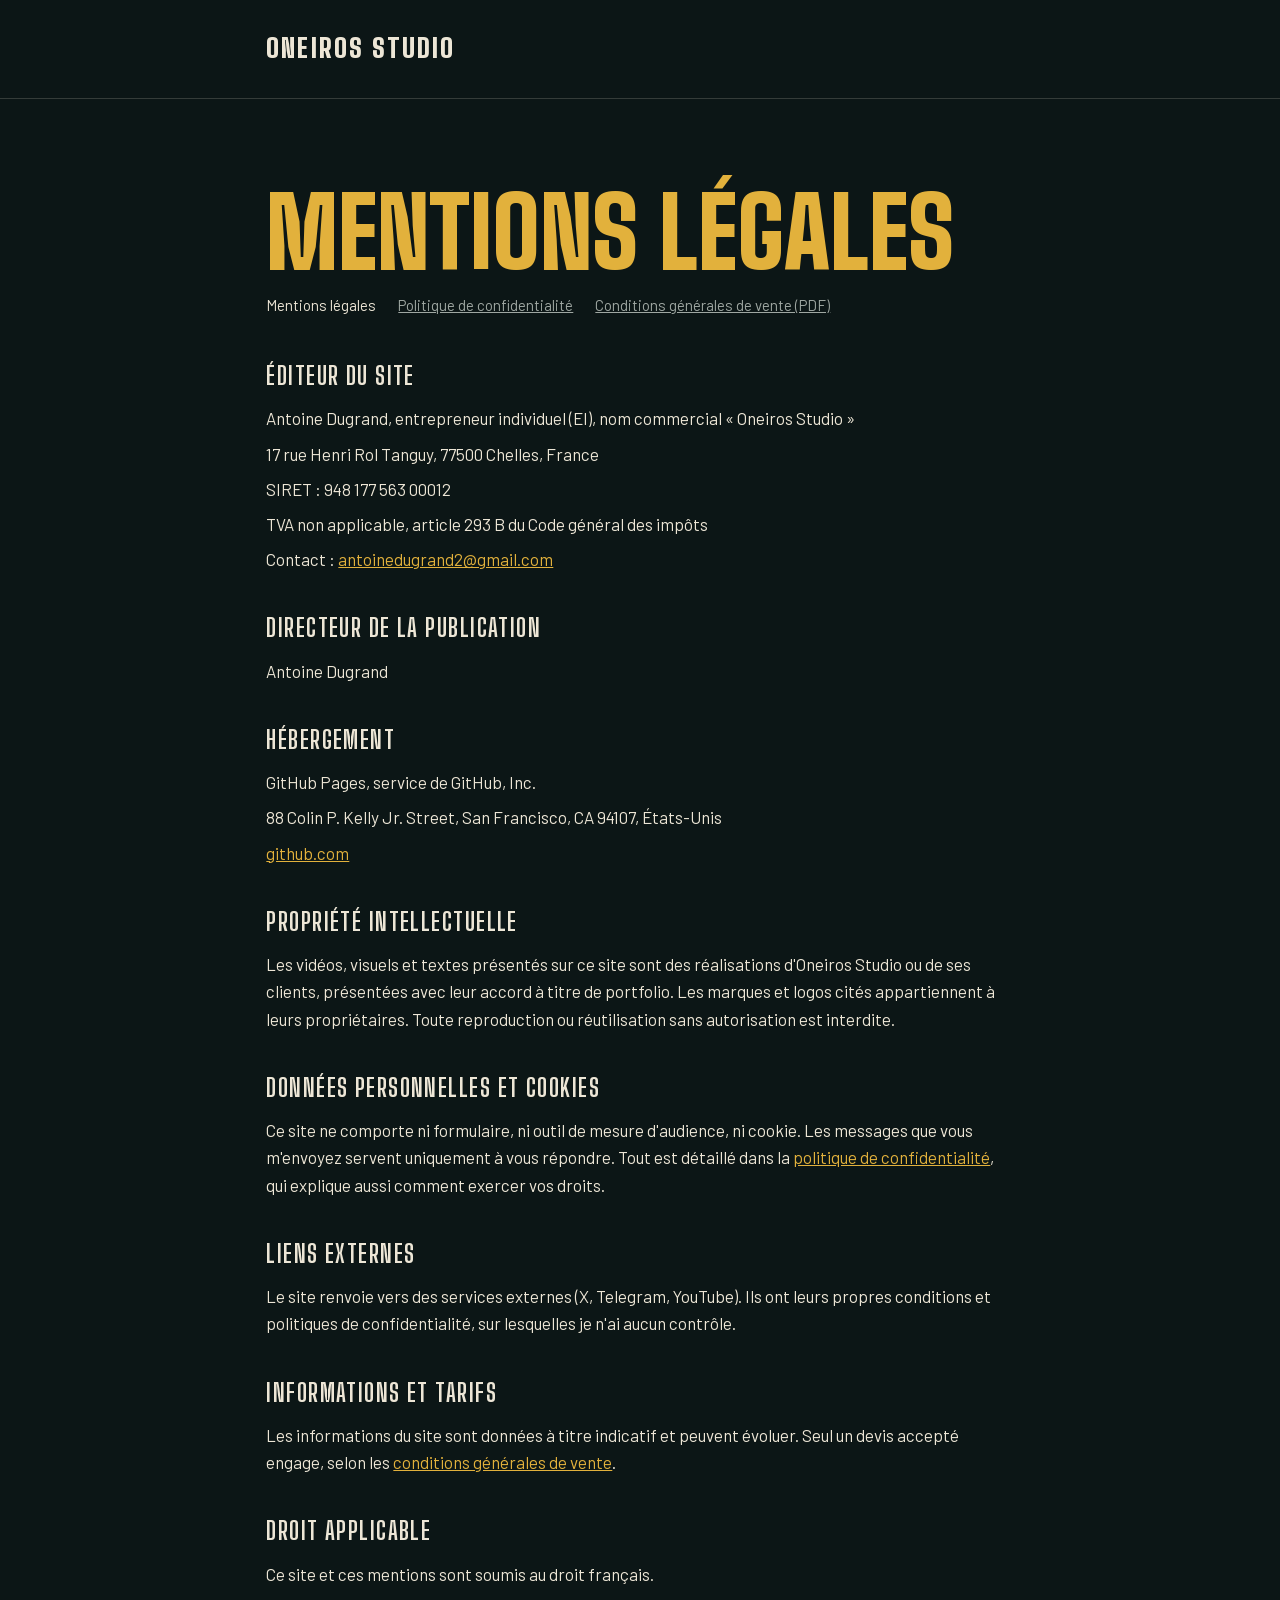
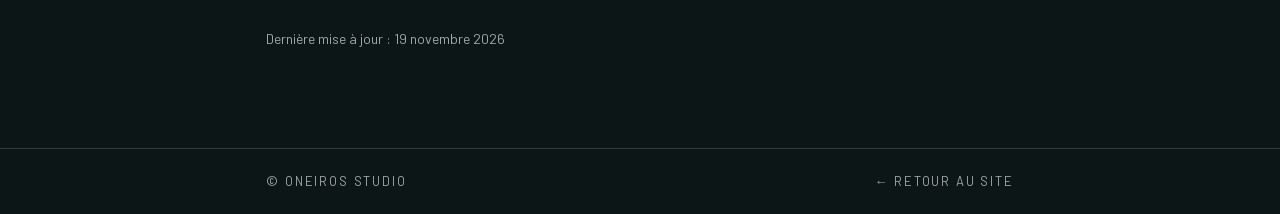
<file: mentions-legales.html>
<!doctype html>
<html lang="fr">
<head>
<meta charset="utf-8">
<meta name="viewport" content="width=device-width, initial-scale=1">
<title>Mentions légales · Oneiros Studio</title>
<meta name="robots" content="noindex">
<link rel="icon" href="assets/seal.svg" type="image/svg+xml">
<link rel="stylesheet" href="assets/fonts/mentions-legales.css">
<style>
:root{--night:#0C1616;--cream:#EDE6D6;--gold:#E2B13C;--muted:#9FA7A2;--line:rgba(237,230,214,.18);
  --display:"Big Shoulders Display",Impact,sans-serif;--body:"Barlow",Helvetica,Arial,sans-serif;--pad:clamp(16px,4.4vw,64px)}
*{box-sizing:border-box;margin:0;padding:0}
body{background:var(--night);color:var(--cream);font-family:var(--body);font-size:17px;line-height:1.6;-webkit-font-smoothing:antialiased}
.wrap{max-width:860px;margin:0 auto;padding:0 var(--pad)}
header{padding:28px 0;border-bottom:1px solid var(--line)}
header a{font-family:var(--display);font-weight:900;font-size:26px;letter-spacing:.08em;color:var(--cream);text-decoration:none}
main{padding:clamp(48px,8vw,90px) 0}
h1{font-family:var(--display);font-weight:900;font-size:clamp(48px,9vw,96px);line-height:.9;text-transform:uppercase;color:var(--gold);margin-bottom:18px}
.legal-nav{display:flex;flex-wrap:wrap;gap:8px 22px;margin-bottom:40px;font-size:15px}
.legal-nav a{color:var(--muted)}
.legal-nav a[aria-current]{color:var(--cream);text-decoration:none}
h2{font-family:var(--display);font-weight:700;font-size:24px;letter-spacing:.06em;text-transform:uppercase;margin:36px 0 10px}
p{color:var(--cream);margin-bottom:8px;overflow-wrap:anywhere}
a{color:var(--gold)}
.muted{color:var(--muted);font-size:14px}
footer{border-top:1px solid var(--line);padding:22px 0;color:var(--muted);font-size:13px;letter-spacing:.14em;text-transform:uppercase}
footer .wrap{display:flex;justify-content:space-between;gap:12px;flex-wrap:wrap}
footer a{color:var(--muted);text-decoration:none}
</style>
</head>
<body>
<header><div class="wrap"><a href="./">ONEIROS STUDIO</a></div></header>
<main><div class="wrap">
  <h1>Mentions légales</h1>
  <nav class="legal-nav">
    <a href="mentions-legales.html" aria-current="page">Mentions légales</a>
    <a href="politique-de-confidentialite.html">Politique de confidentialité</a>
    <a href="assets/CGV-Oneiros-Studio.pdf">Conditions générales de vente (PDF)</a>
  </nav>

  <h2>Éditeur du site</h2>
  <p>Antoine Dugrand, entrepreneur individuel (EI), nom commercial « Oneiros Studio »</p>
  <p>17 rue Henri Rol Tanguy, 77500 Chelles, France</p>
  <p>SIRET : 948 177 563 00012</p>
  <p>TVA non applicable, article 293 B du Code général des impôts</p>
  <p>Contact : <a href="mailto:antoinedugrand2@gmail.com">antoinedugrand2@gmail.com</a></p>

  <h2>Directeur de la publication</h2>
  <p>Antoine Dugrand</p>

  <h2>Hébergement</h2>
  <p>GitHub Pages, service de GitHub, Inc.</p>
  <p>88 Colin P. Kelly Jr. Street, San Francisco, CA 94107, États-Unis</p>
  <p><a href="https://github.com" rel="noopener">github.com</a></p>

  <h2>Propriété intellectuelle</h2>
  <p>Les vidéos, visuels et textes présentés sur ce site sont des réalisations d'Oneiros Studio ou de ses clients, présentées avec leur accord à titre de portfolio. Les marques et logos cités appartiennent à leurs propriétaires. Toute reproduction ou réutilisation sans autorisation est interdite.</p>

  <h2>Données personnelles et cookies</h2>
  <p>Ce site ne comporte ni formulaire, ni outil de mesure d'audience, ni cookie. Les messages que vous m'envoyez servent uniquement à vous répondre. Tout est détaillé dans la <a href="politique-de-confidentialite.html">politique de confidentialité</a>, qui explique aussi comment exercer vos droits.</p>

  <h2>Liens externes</h2>
  <p>Le site renvoie vers des services externes (X, Telegram, YouTube). Ils ont leurs propres conditions et politiques de confidentialité, sur lesquelles je n'ai aucun contrôle.</p>

  <h2>Informations et tarifs</h2>
  <p>Les informations du site sont données à titre indicatif et peuvent évoluer. Seul un devis accepté engage, selon les <a href="assets/CGV-Oneiros-Studio.pdf">conditions générales de vente</a>.</p>

  <h2>Droit applicable</h2>
  <p>Ce site et ces mentions sont soumis au droit français.</p>

  <p class="muted" style="margin-top:40px">Dernière mise à jour : 19 novembre 2026</p>
</div></main>
<footer><div class="wrap"><span>© Oneiros Studio</span><a href="./">← Retour au site</a></div></footer>
</body>
</html>
</file>
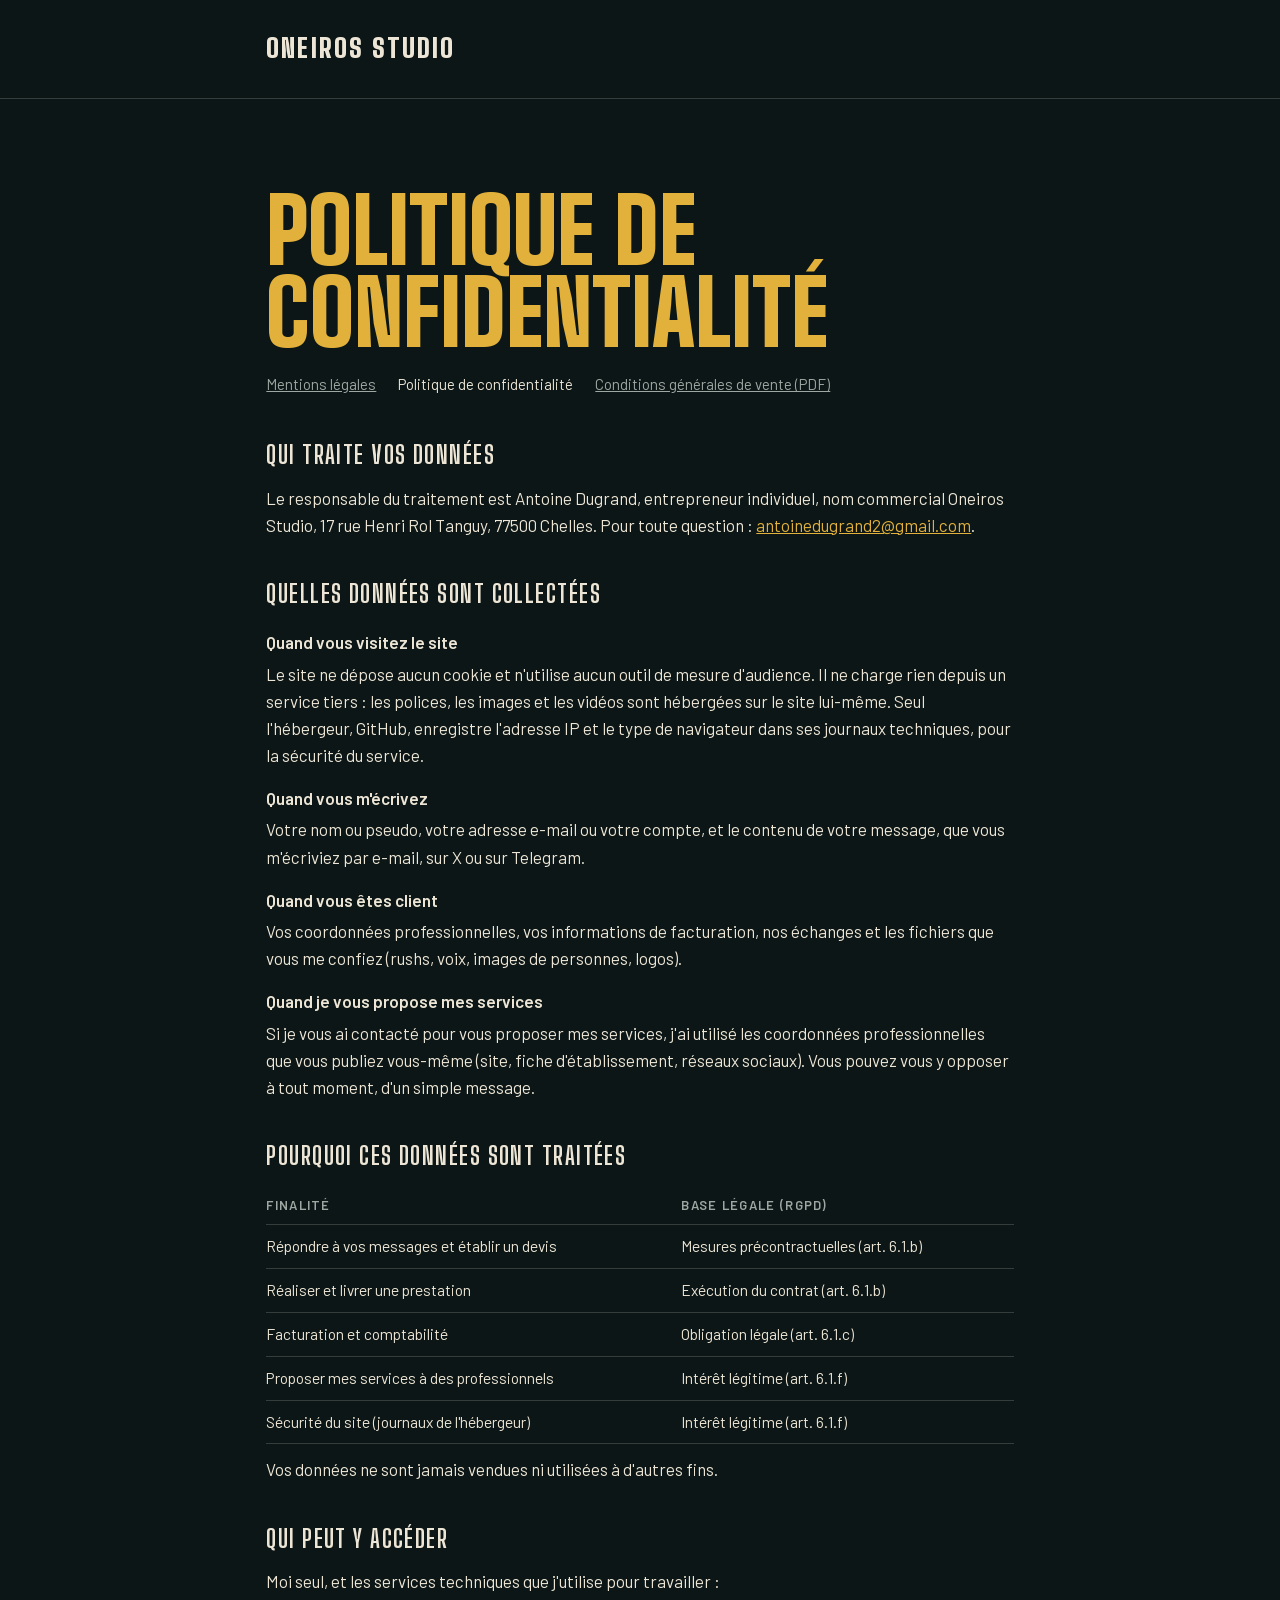
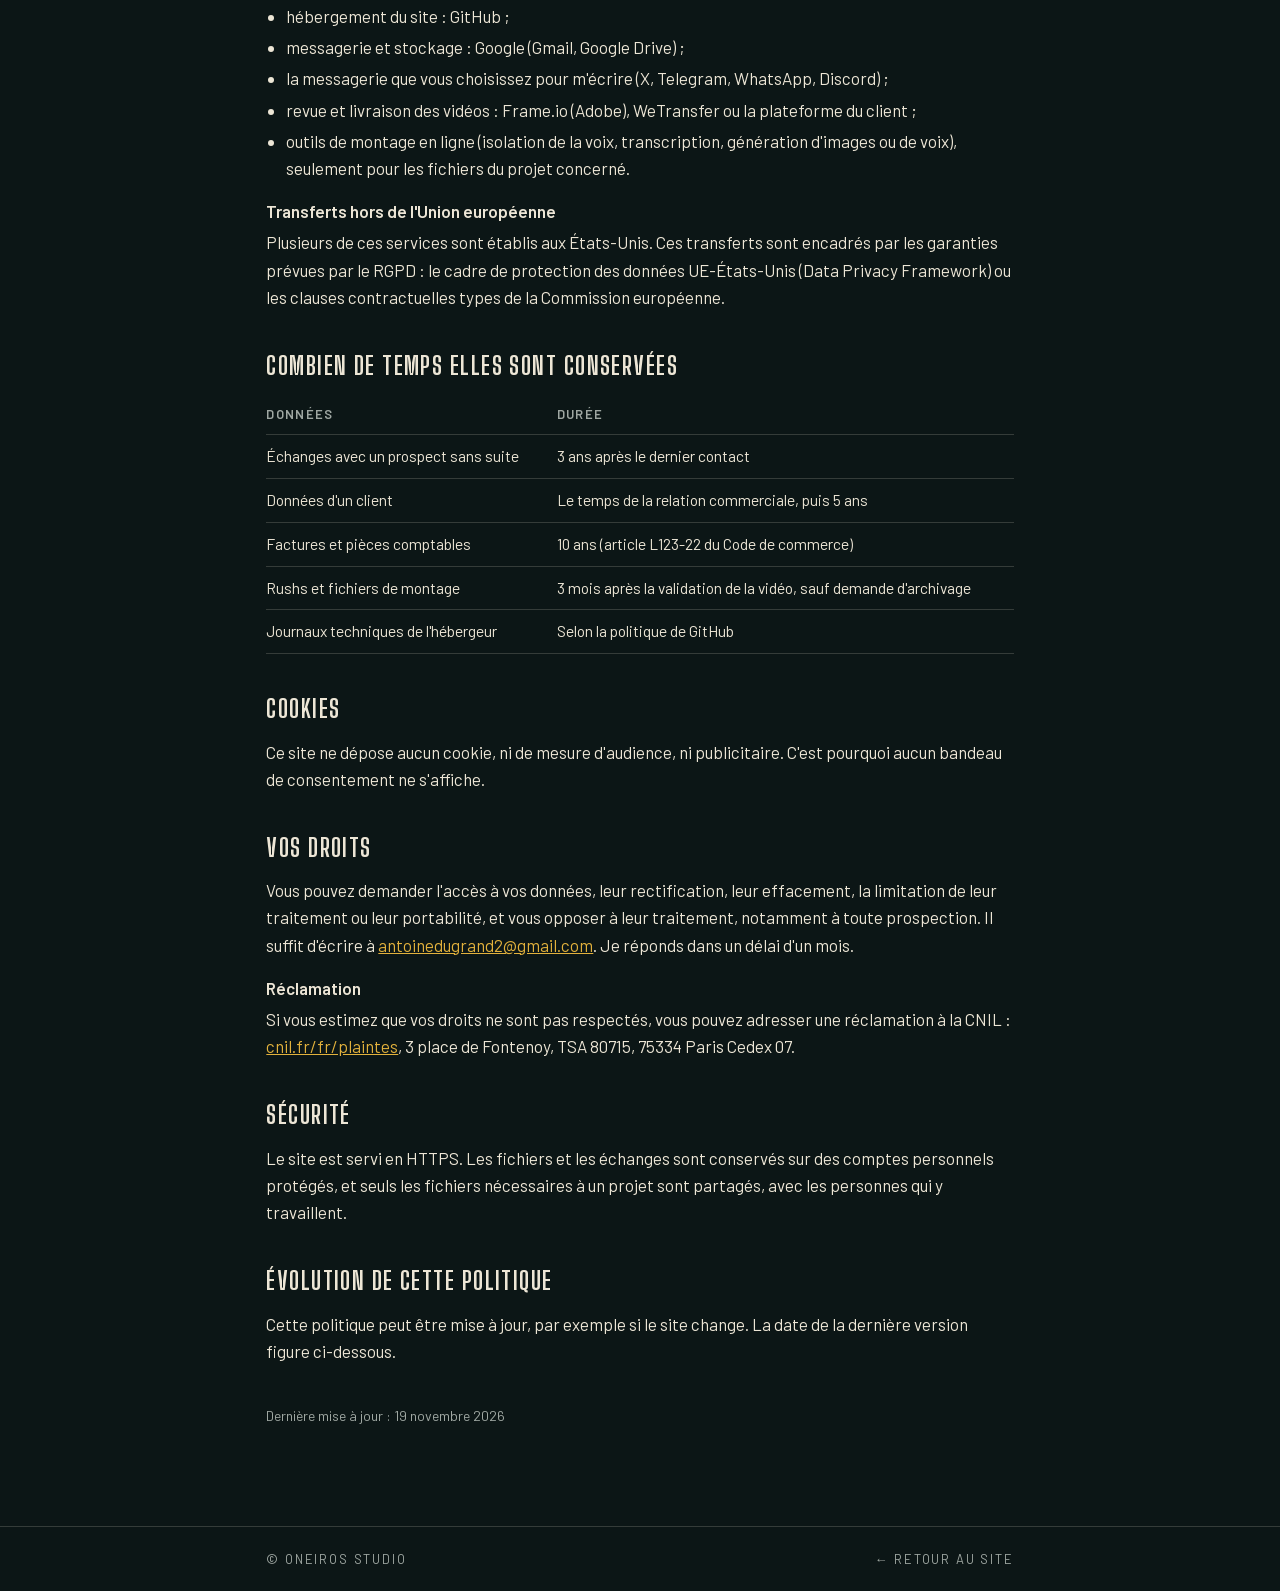
<file: politique-de-confidentialite.html>
<!doctype html>
<html lang="fr">
<head>
<meta charset="utf-8">
<meta name="viewport" content="width=device-width, initial-scale=1">
<title>Politique de confidentialité · Oneiros Studio</title>
<meta name="robots" content="noindex">
<link rel="icon" href="assets/seal.svg" type="image/svg+xml">
<link rel="stylesheet" href="assets/fonts/politique-de-confidentialite.css">
<style>
:root{--night:#0C1616;--cream:#EDE6D6;--gold:#E2B13C;--muted:#9FA7A2;--line:rgba(237,230,214,.18);
  --display:"Big Shoulders Display",Impact,sans-serif;--body:"Barlow",Helvetica,Arial,sans-serif;--pad:clamp(16px,4.4vw,64px)}
*{box-sizing:border-box;margin:0;padding:0}
body{background:var(--night);color:var(--cream);font-family:var(--body);font-size:17px;line-height:1.6;-webkit-font-smoothing:antialiased}
.wrap{max-width:860px;margin:0 auto;padding:0 var(--pad)}
header{padding:28px 0;border-bottom:1px solid var(--line)}
header a{font-family:var(--display);font-weight:900;font-size:26px;letter-spacing:.08em;color:var(--cream);text-decoration:none}
main{padding:clamp(48px,8vw,90px) 0}
h1{font-family:var(--display);font-weight:900;font-size:clamp(44px,8.4vw,90px);line-height:.92;text-transform:uppercase;color:var(--gold);margin-bottom:18px;overflow-wrap:anywhere}
.legal-nav{display:flex;flex-wrap:wrap;gap:8px 22px;margin-bottom:40px;font-size:15px}
.legal-nav a{color:var(--muted)}
.legal-nav a[aria-current]{color:var(--cream);text-decoration:none}
h2{font-family:var(--display);font-weight:700;font-size:24px;letter-spacing:.06em;text-transform:uppercase;margin:36px 0 10px}
h3{font-size:17px;font-weight:600;margin:16px 0 4px}
p{color:var(--cream);margin-bottom:8px;overflow-wrap:anywhere}
ul{margin:0 0 10px 20px}
li{margin-bottom:4px}
a{color:var(--gold)}
table{width:100%;border-collapse:collapse;margin:8px 0 12px;font-size:15.5px}
th,td{text-align:left;vertical-align:top;padding:9px 10px 9px 0;border-bottom:1px solid var(--line)}
th{color:var(--muted);font-weight:600;font-size:13px;letter-spacing:.1em;text-transform:uppercase}
td:last-child,th:last-child{padding-right:0}
.muted{color:var(--muted);font-size:14px}
footer{border-top:1px solid var(--line);padding:22px 0;color:var(--muted);font-size:13px;letter-spacing:.14em;text-transform:uppercase}
footer .wrap{display:flex;justify-content:space-between;gap:12px;flex-wrap:wrap}
footer a{color:var(--muted);text-decoration:none}
</style>
</head>
<body>
<header><div class="wrap"><a href="./">ONEIROS STUDIO</a></div></header>
<main><div class="wrap">
  <h1>Politique de confidentialité</h1>
  <nav class="legal-nav">
    <a href="mentions-legales.html">Mentions légales</a>
    <a href="politique-de-confidentialite.html" aria-current="page">Politique de confidentialité</a>
    <a href="assets/CGV-Oneiros-Studio.pdf">Conditions générales de vente (PDF)</a>
  </nav>

  <h2>Qui traite vos données</h2>
  <p>Le responsable du traitement est Antoine Dugrand, entrepreneur individuel, nom commercial Oneiros Studio, 17 rue Henri Rol Tanguy, 77500 Chelles. Pour toute question : <a href="mailto:antoinedugrand2@gmail.com">antoinedugrand2@gmail.com</a>.</p>

  <h2>Quelles données sont collectées</h2>
  <h3>Quand vous visitez le site</h3>
  <p>Le site ne dépose aucun cookie et n'utilise aucun outil de mesure d'audience. Il ne charge rien depuis un service tiers : les polices, les images et les vidéos sont hébergées sur le site lui-même. Seul l'hébergeur, GitHub, enregistre l'adresse IP et le type de navigateur dans ses journaux techniques, pour la sécurité du service.</p>
  <h3>Quand vous m'écrivez</h3>
  <p>Votre nom ou pseudo, votre adresse e-mail ou votre compte, et le contenu de votre message, que vous m'écriviez par e-mail, sur X ou sur Telegram.</p>
  <h3>Quand vous êtes client</h3>
  <p>Vos coordonnées professionnelles, vos informations de facturation, nos échanges et les fichiers que vous me confiez (rushs, voix, images de personnes, logos).</p>
  <h3>Quand je vous propose mes services</h3>
  <p>Si je vous ai contacté pour vous proposer mes services, j'ai utilisé les coordonnées professionnelles que vous publiez vous-même (site, fiche d'établissement, réseaux sociaux). Vous pouvez vous y opposer à tout moment, d'un simple message.</p>

  <h2>Pourquoi ces données sont traitées</h2>
  <table>
    <thead><tr><th>Finalité</th><th>Base légale (RGPD)</th></tr></thead>
    <tbody>
      <tr><td>Répondre à vos messages et établir un devis</td><td>Mesures précontractuelles (art. 6.1.b)</td></tr>
      <tr><td>Réaliser et livrer une prestation</td><td>Exécution du contrat (art. 6.1.b)</td></tr>
      <tr><td>Facturation et comptabilité</td><td>Obligation légale (art. 6.1.c)</td></tr>
      <tr><td>Proposer mes services à des professionnels</td><td>Intérêt légitime (art. 6.1.f)</td></tr>
      <tr><td>Sécurité du site (journaux de l'hébergeur)</td><td>Intérêt légitime (art. 6.1.f)</td></tr>
    </tbody>
  </table>
  <p>Vos données ne sont jamais vendues ni utilisées à d'autres fins.</p>

  <h2>Qui peut y accéder</h2>
  <p>Moi seul, et les services techniques que j'utilise pour travailler :</p>
  <ul>
    <li>hébergement du site : GitHub ;</li>
    <li>messagerie et stockage : Google (Gmail, Google Drive) ;</li>
    <li>la messagerie que vous choisissez pour m'écrire (X, Telegram, WhatsApp, Discord) ;</li>
    <li>revue et livraison des vidéos : Frame.io (Adobe), WeTransfer ou la plateforme du client ;</li>
    <li>outils de montage en ligne (isolation de la voix, transcription, génération d'images ou de voix), seulement pour les fichiers du projet concerné.</li>
  </ul>
  <h3>Transferts hors de l'Union européenne</h3>
  <p>Plusieurs de ces services sont établis aux États-Unis. Ces transferts sont encadrés par les garanties prévues par le RGPD : le cadre de protection des données UE-États-Unis (Data Privacy Framework) ou les clauses contractuelles types de la Commission européenne.</p>

  <h2>Combien de temps elles sont conservées</h2>
  <table>
    <thead><tr><th>Données</th><th>Durée</th></tr></thead>
    <tbody>
      <tr><td>Échanges avec un prospect sans suite</td><td>3 ans après le dernier contact</td></tr>
      <tr><td>Données d'un client</td><td>Le temps de la relation commerciale, puis 5 ans</td></tr>
      <tr><td>Factures et pièces comptables</td><td>10 ans (article L123-22 du Code de commerce)</td></tr>
      <tr><td>Rushs et fichiers de montage</td><td>3 mois après la validation de la vidéo, sauf demande d'archivage</td></tr>
      <tr><td>Journaux techniques de l'hébergeur</td><td>Selon la politique de GitHub</td></tr>
    </tbody>
  </table>

  <h2>Cookies</h2>
  <p>Ce site ne dépose aucun cookie, ni de mesure d'audience, ni publicitaire. C'est pourquoi aucun bandeau de consentement ne s'affiche.</p>

  <h2>Vos droits</h2>
  <p>Vous pouvez demander l'accès à vos données, leur rectification, leur effacement, la limitation de leur traitement ou leur portabilité, et vous opposer à leur traitement, notamment à toute prospection. Il suffit d'écrire à <a href="mailto:antoinedugrand2@gmail.com">antoinedugrand2@gmail.com</a>. Je réponds dans un délai d'un mois.</p>
  <h3>Réclamation</h3>
  <p>Si vous estimez que vos droits ne sont pas respectés, vous pouvez adresser une réclamation à la CNIL : <a href="https://www.cnil.fr/fr/plaintes" rel="noopener">cnil.fr/fr/plaintes</a>, 3 place de Fontenoy, TSA 80715, 75334 Paris Cedex 07.</p>

  <h2>Sécurité</h2>
  <p>Le site est servi en HTTPS. Les fichiers et les échanges sont conservés sur des comptes personnels protégés, et seuls les fichiers nécessaires à un projet sont partagés, avec les personnes qui y travaillent.</p>

  <h2>Évolution de cette politique</h2>
  <p>Cette politique peut être mise à jour, par exemple si le site change. La date de la dernière version figure ci-dessous.</p>

  <p class="muted" style="margin-top:40px">Dernière mise à jour : 19 novembre 2026</p>
</div></main>
<footer><div class="wrap"><span>© Oneiros Studio</span><a href="./">← Retour au site</a></div></footer>
</body>
</html>
</file>
<file: assets/fonts/site.css>
/* latin-ext */
@font-face {
  font-family: 'Barlow';
  font-style: normal;
  font-weight: 400;
  font-display: swap;
  src: url(barlow-7979236f.woff2) format('woff2');
  unicode-range: U+0100-02BA, U+02BD-02C5, U+02C7-02CC, U+02CE-02D7, U+02DD-02FF, U+0304, U+0308, U+0329, U+1D00-1DBF, U+1E00-1E9F, U+1EF2-1EFF, U+2020, U+20A0-20AB, U+20AD-20C4, U+2113, U+2C60-2C7F, U+A720-A7FF;
}
/* latin */
@font-face {
  font-family: 'Barlow';
  font-style: normal;
  font-weight: 400;
  font-display: swap;
  src: url(barlow-8d018ff8.woff2) format('woff2');
  unicode-range: U+0000-00FF, U+0131, U+0152-0153, U+02BB-02BC, U+02C6, U+02DA, U+02DC, U+0304, U+0308, U+0329, U+2000-206F, U+20AC, U+2122, U+2191, U+2193, U+2212, U+2215, U+FEFF, U+FFFD;
}
/* latin-ext */
@font-face {
  font-family: 'Barlow';
  font-style: normal;
  font-weight: 500;
  font-display: swap;
  src: url(barlow-941d6977.woff2) format('woff2');
  unicode-range: U+0100-02BA, U+02BD-02C5, U+02C7-02CC, U+02CE-02D7, U+02DD-02FF, U+0304, U+0308, U+0329, U+1D00-1DBF, U+1E00-1E9F, U+1EF2-1EFF, U+2020, U+20A0-20AB, U+20AD-20C4, U+2113, U+2C60-2C7F, U+A720-A7FF;
}
/* latin */
@font-face {
  font-family: 'Barlow';
  font-style: normal;
  font-weight: 500;
  font-display: swap;
  src: url(barlow-c538f0ff.woff2) format('woff2');
  unicode-range: U+0000-00FF, U+0131, U+0152-0153, U+02BB-02BC, U+02C6, U+02DA, U+02DC, U+0304, U+0308, U+0329, U+2000-206F, U+20AC, U+2122, U+2191, U+2193, U+2212, U+2215, U+FEFF, U+FFFD;
}
/* latin-ext */
@font-face {
  font-family: 'Barlow';
  font-style: normal;
  font-weight: 600;
  font-display: swap;
  src: url(barlow-20b94e0e.woff2) format('woff2');
  unicode-range: U+0100-02BA, U+02BD-02C5, U+02C7-02CC, U+02CE-02D7, U+02DD-02FF, U+0304, U+0308, U+0329, U+1D00-1DBF, U+1E00-1E9F, U+1EF2-1EFF, U+2020, U+20A0-20AB, U+20AD-20C4, U+2113, U+2C60-2C7F, U+A720-A7FF;
}
/* latin */
@font-face {
  font-family: 'Barlow';
  font-style: normal;
  font-weight: 600;
  font-display: swap;
  src: url(barlow-1003d5c7.woff2) format('woff2');
  unicode-range: U+0000-00FF, U+0131, U+0152-0153, U+02BB-02BC, U+02C6, U+02DA, U+02DC, U+0304, U+0308, U+0329, U+2000-206F, U+20AC, U+2122, U+2191, U+2193, U+2212, U+2215, U+FEFF, U+FFFD;
}
/* latin-ext */
@font-face {
  font-family: 'Big Shoulders Display';
  font-style: normal;
  font-weight: 700;
  font-display: swap;
  src: url(big-shoulders-display-6bfd6167.woff2) format('woff2');
  unicode-range: U+0100-02BA, U+02BD-02C5, U+02C7-02CC, U+02CE-02D7, U+02DD-02FF, U+0304, U+0308, U+0329, U+1D00-1DBF, U+1E00-1E9F, U+1EF2-1EFF, U+2020, U+20A0-20AB, U+20AD-20C4, U+2113, U+2C60-2C7F, U+A720-A7FF;
}
/* latin */
@font-face {
  font-family: 'Big Shoulders Display';
  font-style: normal;
  font-weight: 700;
  font-display: swap;
  src: url(big-shoulders-display-82c0b952.woff2) format('woff2');
  unicode-range: U+0000-00FF, U+0131, U+0152-0153, U+02BB-02BC, U+02C6, U+02DA, U+02DC, U+0304, U+0308, U+0329, U+2000-206F, U+20AC, U+2122, U+2191, U+2193, U+2212, U+2215, U+FEFF, U+FFFD;
}
/* latin-ext */
@font-face {
  font-family: 'Big Shoulders Display';
  font-style: normal;
  font-weight: 900;
  font-display: swap;
  src: url(big-shoulders-display-6bfd6167.woff2) format('woff2');
  unicode-range: U+0100-02BA, U+02BD-02C5, U+02C7-02CC, U+02CE-02D7, U+02DD-02FF, U+0304, U+0308, U+0329, U+1D00-1DBF, U+1E00-1E9F, U+1EF2-1EFF, U+2020, U+20A0-20AB, U+20AD-20C4, U+2113, U+2C60-2C7F, U+A720-A7FF;
}
/* latin */
@font-face {
  font-family: 'Big Shoulders Display';
  font-style: normal;
  font-weight: 900;
  font-display: swap;
  src: url(big-shoulders-display-82c0b952.woff2) format('woff2');
  unicode-range: U+0000-00FF, U+0131, U+0152-0153, U+02BB-02BC, U+02C6, U+02DA, U+02DC, U+0304, U+0308, U+0329, U+2000-206F, U+20AC, U+2122, U+2191, U+2193, U+2212, U+2215, U+FEFF, U+FFFD;
}
/* latin-ext */
@font-face {
  font-family: 'Caveat';
  font-style: normal;
  font-weight: 500;
  font-display: swap;
  src: url(caveat-e4402a05.woff2) format('woff2');
  unicode-range: U+0100-02BA, U+02BD-02C5, U+02C7-02CC, U+02CE-02D7, U+02DD-02FF, U+0304, U+0308, U+0329, U+1D00-1DBF, U+1E00-1E9F, U+1EF2-1EFF, U+2020, U+20A0-20AB, U+20AD-20C4, U+2113, U+2C60-2C7F, U+A720-A7FF;
}
/* latin */
@font-face {
  font-family: 'Caveat';
  font-style: normal;
  font-weight: 500;
  font-display: swap;
  src: url(caveat-81102a44.woff2) format('woff2');
  unicode-range: U+0000-00FF, U+0131, U+0152-0153, U+02BB-02BC, U+02C6, U+02DA, U+02DC, U+0304, U+0308, U+0329, U+2000-206F, U+20AC, U+2122, U+2191, U+2193, U+2212, U+2215, U+FEFF, U+FFFD;
}
/* latin-ext */
@font-face {
  font-family: 'Caveat';
  font-style: normal;
  font-weight: 700;
  font-display: swap;
  src: url(caveat-e4402a05.woff2) format('woff2');
  unicode-range: U+0100-02BA, U+02BD-02C5, U+02C7-02CC, U+02CE-02D7, U+02DD-02FF, U+0304, U+0308, U+0329, U+1D00-1DBF, U+1E00-1E9F, U+1EF2-1EFF, U+2020, U+20A0-20AB, U+20AD-20C4, U+2113, U+2C60-2C7F, U+A720-A7FF;
}
/* latin */
@font-face {
  font-family: 'Caveat';
  font-style: normal;
  font-weight: 700;
  font-display: swap;
  src: url(caveat-81102a44.woff2) format('woff2');
  unicode-range: U+0000-00FF, U+0131, U+0152-0153, U+02BB-02BC, U+02C6, U+02DA, U+02DC, U+0304, U+0308, U+0329, U+2000-206F, U+20AC, U+2122, U+2191, U+2193, U+2212, U+2215, U+FEFF, U+FFFD;
}
/* latin-ext */
@font-face {
  font-family: 'Libre Caslon Condensed';
  font-style: normal;
  font-weight: 700;
  font-display: swap;
  src: url(libre-caslon-condensed-c8de0ce2.woff2) format('woff2');
  unicode-range: U+0100-02BA, U+02BD-02C5, U+02C7-02CC, U+02CE-02D7, U+02DD-02FF, U+0304, U+0308, U+0329, U+1D00-1DBF, U+1E00-1E9F, U+1EF2-1EFF, U+2020, U+20A0-20AB, U+20AD-20C4, U+2113, U+2C60-2C7F, U+A720-A7FF;
}
/* latin */
@font-face {
  font-family: 'Libre Caslon Condensed';
  font-style: normal;
  font-weight: 700;
  font-display: swap;
  src: url(libre-caslon-condensed-4275577f.woff2) format('woff2');
  unicode-range: U+0000-00FF, U+0131, U+0152-0153, U+02BB-02BC, U+02C6, U+02DA, U+02DC, U+0304, U+0308, U+0329, U+2000-206F, U+20AC, U+2122, U+2191, U+2193, U+2212, U+2215, U+FEFF, U+FFFD;
}
/* latin-ext */
@font-face {
  font-family: 'Libre Franklin';
  font-style: normal;
  font-weight: 700;
  font-display: swap;
  src: url(libre-franklin-3fa13b10.woff2) format('woff2');
  unicode-range: U+0100-02BA, U+02BD-02C5, U+02C7-02CC, U+02CE-02D7, U+02DD-02FF, U+0304, U+0308, U+0329, U+1D00-1DBF, U+1E00-1E9F, U+1EF2-1EFF, U+2020, U+20A0-20AB, U+20AD-20C4, U+2113, U+2C60-2C7F, U+A720-A7FF;
}
/* latin */
@font-face {
  font-family: 'Libre Franklin';
  font-style: normal;
  font-weight: 700;
  font-display: swap;
  src: url(libre-franklin-a582c3cf.woff2) format('woff2');
  unicode-range: U+0000-00FF, U+0131, U+0152-0153, U+02BB-02BC, U+02C6, U+02DA, U+02DC, U+0304, U+0308, U+0329, U+2000-206F, U+20AC, U+2122, U+2191, U+2193, U+2212, U+2215, U+FEFF, U+FFFD;
}
/* latin-ext */
@font-face {
  font-family: 'Libre Franklin';
  font-style: normal;
  font-weight: 800;
  font-display: swap;
  src: url(libre-franklin-3fa13b10.woff2) format('woff2');
  unicode-range: U+0100-02BA, U+02BD-02C5, U+02C7-02CC, U+02CE-02D7, U+02DD-02FF, U+0304, U+0308, U+0329, U+1D00-1DBF, U+1E00-1E9F, U+1EF2-1EFF, U+2020, U+20A0-20AB, U+20AD-20C4, U+2113, U+2C60-2C7F, U+A720-A7FF;
}
/* latin */
@font-face {
  font-family: 'Libre Franklin';
  font-style: normal;
  font-weight: 800;
  font-display: swap;
  src: url(libre-franklin-a582c3cf.woff2) format('woff2');
  unicode-range: U+0000-00FF, U+0131, U+0152-0153, U+02BB-02BC, U+02C6, U+02DA, U+02DC, U+0304, U+0308, U+0329, U+2000-206F, U+20AC, U+2122, U+2191, U+2193, U+2212, U+2215, U+FEFF, U+FFFD;
}
/* latin-ext */
@font-face {
  font-family: 'PT Serif';
  font-style: italic;
  font-weight: 400;
  font-display: swap;
  src: url(pt-serif-0ac6ca2d.woff2) format('woff2');
  unicode-range: U+0100-02BA, U+02BD-02C5, U+02C7-02CC, U+02CE-02D7, U+02DD-02FF, U+0304, U+0308, U+0329, U+1D00-1DBF, U+1E00-1E9F, U+1EF2-1EFF, U+2020, U+20A0-20AB, U+20AD-20C4, U+2113, U+2C60-2C7F, U+A720-A7FF;
}
/* latin */
@font-face {
  font-family: 'PT Serif';
  font-style: italic;
  font-weight: 400;
  font-display: swap;
  src: url(pt-serif-3f2b7cf8.woff2) format('woff2');
  unicode-range: U+0000-00FF, U+0131, U+0152-0153, U+02BB-02BC, U+02C6, U+02DA, U+02DC, U+0304, U+0308, U+0329, U+2000-206F, U+20AC, U+2122, U+2191, U+2193, U+2212, U+2215, U+FEFF, U+FFFD;
}
/* latin-ext */
@font-face {
  font-family: 'PT Serif';
  font-style: normal;
  font-weight: 400;
  font-display: swap;
  src: url(pt-serif-4aad7860.woff2) format('woff2');
  unicode-range: U+0100-02BA, U+02BD-02C5, U+02C7-02CC, U+02CE-02D7, U+02DD-02FF, U+0304, U+0308, U+0329, U+1D00-1DBF, U+1E00-1E9F, U+1EF2-1EFF, U+2020, U+20A0-20AB, U+20AD-20C4, U+2113, U+2C60-2C7F, U+A720-A7FF;
}
/* latin */
@font-face {
  font-family: 'PT Serif';
  font-style: normal;
  font-weight: 400;
  font-display: swap;
  src: url(pt-serif-19f8c355.woff2) format('woff2');
  unicode-range: U+0000-00FF, U+0131, U+0152-0153, U+02BB-02BC, U+02C6, U+02DA, U+02DC, U+0304, U+0308, U+0329, U+2000-206F, U+20AC, U+2122, U+2191, U+2193, U+2212, U+2215, U+FEFF, U+FFFD;
}
/* latin-ext */
@font-face {
  font-family: 'PT Serif';
  font-style: normal;
  font-weight: 700;
  font-display: swap;
  src: url(pt-serif-02302d2b.woff2) format('woff2');
  unicode-range: U+0100-02BA, U+02BD-02C5, U+02C7-02CC, U+02CE-02D7, U+02DD-02FF, U+0304, U+0308, U+0329, U+1D00-1DBF, U+1E00-1E9F, U+1EF2-1EFF, U+2020, U+20A0-20AB, U+20AD-20C4, U+2113, U+2C60-2C7F, U+A720-A7FF;
}
/* latin */
@font-face {
  font-family: 'PT Serif';
  font-style: normal;
  font-weight: 700;
  font-display: swap;
  src: url(pt-serif-4e293c0c.woff2) format('woff2');
  unicode-range: U+0000-00FF, U+0131, U+0152-0153, U+02BB-02BC, U+02C6, U+02DA, U+02DC, U+0304, U+0308, U+0329, U+2000-206F, U+20AC, U+2122, U+2191, U+2193, U+2212, U+2215, U+FEFF, U+FFFD;
}
</file>
<file: assets/fonts/web.css>
/* latin-ext */
@font-face {
  font-family: 'Barlow';
  font-style: normal;
  font-weight: 400;
  font-display: swap;
  src: url(barlow-7979236f.woff2) format('woff2');
  unicode-range: U+0100-02BA, U+02BD-02C5, U+02C7-02CC, U+02CE-02D7, U+02DD-02FF, U+0304, U+0308, U+0329, U+1D00-1DBF, U+1E00-1E9F, U+1EF2-1EFF, U+2020, U+20A0-20AB, U+20AD-20C4, U+2113, U+2C60-2C7F, U+A720-A7FF;
}
/* latin */
@font-face {
  font-family: 'Barlow';
  font-style: normal;
  font-weight: 400;
  font-display: swap;
  src: url(barlow-8d018ff8.woff2) format('woff2');
  unicode-range: U+0000-00FF, U+0131, U+0152-0153, U+02BB-02BC, U+02C6, U+02DA, U+02DC, U+0304, U+0308, U+0329, U+2000-206F, U+20AC, U+2122, U+2191, U+2193, U+2212, U+2215, U+FEFF, U+FFFD;
}
/* latin-ext */
@font-face {
  font-family: 'Barlow';
  font-style: normal;
  font-weight: 500;
  font-display: swap;
  src: url(barlow-941d6977.woff2) format('woff2');
  unicode-range: U+0100-02BA, U+02BD-02C5, U+02C7-02CC, U+02CE-02D7, U+02DD-02FF, U+0304, U+0308, U+0329, U+1D00-1DBF, U+1E00-1E9F, U+1EF2-1EFF, U+2020, U+20A0-20AB, U+20AD-20C4, U+2113, U+2C60-2C7F, U+A720-A7FF;
}
/* latin */
@font-face {
  font-family: 'Barlow';
  font-style: normal;
  font-weight: 500;
  font-display: swap;
  src: url(barlow-c538f0ff.woff2) format('woff2');
  unicode-range: U+0000-00FF, U+0131, U+0152-0153, U+02BB-02BC, U+02C6, U+02DA, U+02DC, U+0304, U+0308, U+0329, U+2000-206F, U+20AC, U+2122, U+2191, U+2193, U+2212, U+2215, U+FEFF, U+FFFD;
}
/* latin-ext */
@font-face {
  font-family: 'Barlow';
  font-style: normal;
  font-weight: 600;
  font-display: swap;
  src: url(barlow-20b94e0e.woff2) format('woff2');
  unicode-range: U+0100-02BA, U+02BD-02C5, U+02C7-02CC, U+02CE-02D7, U+02DD-02FF, U+0304, U+0308, U+0329, U+1D00-1DBF, U+1E00-1E9F, U+1EF2-1EFF, U+2020, U+20A0-20AB, U+20AD-20C4, U+2113, U+2C60-2C7F, U+A720-A7FF;
}
/* latin */
@font-face {
  font-family: 'Barlow';
  font-style: normal;
  font-weight: 600;
  font-display: swap;
  src: url(barlow-1003d5c7.woff2) format('woff2');
  unicode-range: U+0000-00FF, U+0131, U+0152-0153, U+02BB-02BC, U+02C6, U+02DA, U+02DC, U+0304, U+0308, U+0329, U+2000-206F, U+20AC, U+2122, U+2191, U+2193, U+2212, U+2215, U+FEFF, U+FFFD;
}
/* latin-ext */
@font-face {
  font-family: 'Big Shoulders Display';
  font-style: normal;
  font-weight: 700;
  font-display: swap;
  src: url(big-shoulders-display-6bfd6167.woff2) format('woff2');
  unicode-range: U+0100-02BA, U+02BD-02C5, U+02C7-02CC, U+02CE-02D7, U+02DD-02FF, U+0304, U+0308, U+0329, U+1D00-1DBF, U+1E00-1E9F, U+1EF2-1EFF, U+2020, U+20A0-20AB, U+20AD-20C4, U+2113, U+2C60-2C7F, U+A720-A7FF;
}
/* latin */
@font-face {
  font-family: 'Big Shoulders Display';
  font-style: normal;
  font-weight: 700;
  font-display: swap;
  src: url(big-shoulders-display-82c0b952.woff2) format('woff2');
  unicode-range: U+0000-00FF, U+0131, U+0152-0153, U+02BB-02BC, U+02C6, U+02DA, U+02DC, U+0304, U+0308, U+0329, U+2000-206F, U+20AC, U+2122, U+2191, U+2193, U+2212, U+2215, U+FEFF, U+FFFD;
}
/* latin-ext */
@font-face {
  font-family: 'Big Shoulders Display';
  font-style: normal;
  font-weight: 900;
  font-display: swap;
  src: url(big-shoulders-display-6bfd6167.woff2) format('woff2');
  unicode-range: U+0100-02BA, U+02BD-02C5, U+02C7-02CC, U+02CE-02D7, U+02DD-02FF, U+0304, U+0308, U+0329, U+1D00-1DBF, U+1E00-1E9F, U+1EF2-1EFF, U+2020, U+20A0-20AB, U+20AD-20C4, U+2113, U+2C60-2C7F, U+A720-A7FF;
}
/* latin */
@font-face {
  font-family: 'Big Shoulders Display';
  font-style: normal;
  font-weight: 900;
  font-display: swap;
  src: url(big-shoulders-display-82c0b952.woff2) format('woff2');
  unicode-range: U+0000-00FF, U+0131, U+0152-0153, U+02BB-02BC, U+02C6, U+02DA, U+02DC, U+0304, U+0308, U+0329, U+2000-206F, U+20AC, U+2122, U+2191, U+2193, U+2212, U+2215, U+FEFF, U+FFFD;
}
/* latin-ext */
@font-face {
  font-family: 'Caveat';
  font-style: normal;
  font-weight: 500;
  font-display: swap;
  src: url(caveat-e4402a05.woff2) format('woff2');
  unicode-range: U+0100-02BA, U+02BD-02C5, U+02C7-02CC, U+02CE-02D7, U+02DD-02FF, U+0304, U+0308, U+0329, U+1D00-1DBF, U+1E00-1E9F, U+1EF2-1EFF, U+2020, U+20A0-20AB, U+20AD-20C4, U+2113, U+2C60-2C7F, U+A720-A7FF;
}
/* latin */
@font-face {
  font-family: 'Caveat';
  font-style: normal;
  font-weight: 500;
  font-display: swap;
  src: url(caveat-81102a44.woff2) format('woff2');
  unicode-range: U+0000-00FF, U+0131, U+0152-0153, U+02BB-02BC, U+02C6, U+02DA, U+02DC, U+0304, U+0308, U+0329, U+2000-206F, U+20AC, U+2122, U+2191, U+2193, U+2212, U+2215, U+FEFF, U+FFFD;
}
/* latin-ext */
@font-face {
  font-family: 'Caveat';
  font-style: normal;
  font-weight: 700;
  font-display: swap;
  src: url(caveat-e4402a05.woff2) format('woff2');
  unicode-range: U+0100-02BA, U+02BD-02C5, U+02C7-02CC, U+02CE-02D7, U+02DD-02FF, U+0304, U+0308, U+0329, U+1D00-1DBF, U+1E00-1E9F, U+1EF2-1EFF, U+2020, U+20A0-20AB, U+20AD-20C4, U+2113, U+2C60-2C7F, U+A720-A7FF;
}
/* latin */
@font-face {
  font-family: 'Caveat';
  font-style: normal;
  font-weight: 700;
  font-display: swap;
  src: url(caveat-81102a44.woff2) format('woff2');
  unicode-range: U+0000-00FF, U+0131, U+0152-0153, U+02BB-02BC, U+02C6, U+02DA, U+02DC, U+0304, U+0308, U+0329, U+2000-206F, U+20AC, U+2122, U+2191, U+2193, U+2212, U+2215, U+FEFF, U+FFFD;
}
</file>
<file: assets/fonts/web-demos-copper-spoon-diner.css>
/* latin-ext */
@font-face {
  font-family: 'Bowlby One SC';
  font-style: normal;
  font-weight: 400;
  font-display: swap;
  src: url(bowlby-one-sc-e61399df.woff2) format('woff2');
  unicode-range: U+0100-02BA, U+02BD-02C5, U+02C7-02CC, U+02CE-02D7, U+02DD-02FF, U+0304, U+0308, U+0329, U+1D00-1DBF, U+1E00-1E9F, U+1EF2-1EFF, U+2020, U+20A0-20AB, U+20AD-20C4, U+2113, U+2C60-2C7F, U+A720-A7FF;
}
/* latin */
@font-face {
  font-family: 'Bowlby One SC';
  font-style: normal;
  font-weight: 400;
  font-display: swap;
  src: url(bowlby-one-sc-147ccb4c.woff2) format('woff2');
  unicode-range: U+0000-00FF, U+0131, U+0152-0153, U+02BB-02BC, U+02C6, U+02DA, U+02DC, U+0304, U+0308, U+0329, U+2000-206F, U+20AC, U+2122, U+2191, U+2193, U+2212, U+2215, U+FEFF, U+FFFD;
}
/* latin-ext */
@font-face {
  font-family: 'Work Sans';
  font-style: italic;
  font-weight: 400;
  font-display: swap;
  src: url(work-sans-2295e54b.woff2) format('woff2');
  unicode-range: U+0100-02BA, U+02BD-02C5, U+02C7-02CC, U+02CE-02D7, U+02DD-02FF, U+0304, U+0308, U+0329, U+1D00-1DBF, U+1E00-1E9F, U+1EF2-1EFF, U+2020, U+20A0-20AB, U+20AD-20C4, U+2113, U+2C60-2C7F, U+A720-A7FF;
}
/* latin */
@font-face {
  font-family: 'Work Sans';
  font-style: italic;
  font-weight: 400;
  font-display: swap;
  src: url(work-sans-5c96809e.woff2) format('woff2');
  unicode-range: U+0000-00FF, U+0131, U+0152-0153, U+02BB-02BC, U+02C6, U+02DA, U+02DC, U+0304, U+0308, U+0329, U+2000-206F, U+20AC, U+2122, U+2191, U+2193, U+2212, U+2215, U+FEFF, U+FFFD;
}
/* latin-ext */
@font-face {
  font-family: 'Work Sans';
  font-style: normal;
  font-weight: 400;
  font-display: swap;
  src: url(work-sans-25930b26.woff2) format('woff2');
  unicode-range: U+0100-02BA, U+02BD-02C5, U+02C7-02CC, U+02CE-02D7, U+02DD-02FF, U+0304, U+0308, U+0329, U+1D00-1DBF, U+1E00-1E9F, U+1EF2-1EFF, U+2020, U+20A0-20AB, U+20AD-20C4, U+2113, U+2C60-2C7F, U+A720-A7FF;
}
/* latin */
@font-face {
  font-family: 'Work Sans';
  font-style: normal;
  font-weight: 400;
  font-display: swap;
  src: url(work-sans-a9e8928e.woff2) format('woff2');
  unicode-range: U+0000-00FF, U+0131, U+0152-0153, U+02BB-02BC, U+02C6, U+02DA, U+02DC, U+0304, U+0308, U+0329, U+2000-206F, U+20AC, U+2122, U+2191, U+2193, U+2212, U+2215, U+FEFF, U+FFFD;
}
/* latin-ext */
@font-face {
  font-family: 'Work Sans';
  font-style: normal;
  font-weight: 500;
  font-display: swap;
  src: url(work-sans-25930b26.woff2) format('woff2');
  unicode-range: U+0100-02BA, U+02BD-02C5, U+02C7-02CC, U+02CE-02D7, U+02DD-02FF, U+0304, U+0308, U+0329, U+1D00-1DBF, U+1E00-1E9F, U+1EF2-1EFF, U+2020, U+20A0-20AB, U+20AD-20C4, U+2113, U+2C60-2C7F, U+A720-A7FF;
}
/* latin */
@font-face {
  font-family: 'Work Sans';
  font-style: normal;
  font-weight: 500;
  font-display: swap;
  src: url(work-sans-a9e8928e.woff2) format('woff2');
  unicode-range: U+0000-00FF, U+0131, U+0152-0153, U+02BB-02BC, U+02C6, U+02DA, U+02DC, U+0304, U+0308, U+0329, U+2000-206F, U+20AC, U+2122, U+2191, U+2193, U+2212, U+2215, U+FEFF, U+FFFD;
}
/* latin-ext */
@font-face {
  font-family: 'Work Sans';
  font-style: normal;
  font-weight: 600;
  font-display: swap;
  src: url(work-sans-25930b26.woff2) format('woff2');
  unicode-range: U+0100-02BA, U+02BD-02C5, U+02C7-02CC, U+02CE-02D7, U+02DD-02FF, U+0304, U+0308, U+0329, U+1D00-1DBF, U+1E00-1E9F, U+1EF2-1EFF, U+2020, U+20A0-20AB, U+20AD-20C4, U+2113, U+2C60-2C7F, U+A720-A7FF;
}
/* latin */
@font-face {
  font-family: 'Work Sans';
  font-style: normal;
  font-weight: 600;
  font-display: swap;
  src: url(work-sans-a9e8928e.woff2) format('woff2');
  unicode-range: U+0000-00FF, U+0131, U+0152-0153, U+02BB-02BC, U+02C6, U+02DA, U+02DC, U+0304, U+0308, U+0329, U+2000-206F, U+20AC, U+2122, U+2191, U+2193, U+2212, U+2215, U+FEFF, U+FFFD;
}
/* latin-ext */
@font-face {
  font-family: 'Work Sans';
  font-style: normal;
  font-weight: 700;
  font-display: swap;
  src: url(work-sans-25930b26.woff2) format('woff2');
  unicode-range: U+0100-02BA, U+02BD-02C5, U+02C7-02CC, U+02CE-02D7, U+02DD-02FF, U+0304, U+0308, U+0329, U+1D00-1DBF, U+1E00-1E9F, U+1EF2-1EFF, U+2020, U+20A0-20AB, U+20AD-20C4, U+2113, U+2C60-2C7F, U+A720-A7FF;
}
/* latin */
@font-face {
  font-family: 'Work Sans';
  font-style: normal;
  font-weight: 700;
  font-display: swap;
  src: url(work-sans-a9e8928e.woff2) format('woff2');
  unicode-range: U+0000-00FF, U+0131, U+0152-0153, U+02BB-02BC, U+02C6, U+02DA, U+02DC, U+0304, U+0308, U+0329, U+2000-206F, U+20AC, U+2122, U+2191, U+2193, U+2212, U+2215, U+FEFF, U+FFFD;
}
/* latin-ext */
@font-face {
  font-family: 'Yellowtail';
  font-style: normal;
  font-weight: 400;
  font-display: swap;
  src: url(yellowtail-87082479.woff2) format('woff2');
  unicode-range: U+0100-02BA, U+02BD-02C5, U+02C7-02CC, U+02CE-02D7, U+02DD-02FF, U+0304, U+0308, U+0329, U+1D00-1DBF, U+1E00-1E9F, U+1EF2-1EFF, U+2020, U+20A0-20AB, U+20AD-20C4, U+2113, U+2C60-2C7F, U+A720-A7FF;
}
/* latin */
@font-face {
  font-family: 'Yellowtail';
  font-style: normal;
  font-weight: 400;
  font-display: swap;
  src: url(yellowtail-ae7bc405.woff2) format('woff2');
  unicode-range: U+0000-00FF, U+0131, U+0152-0153, U+02BB-02BC, U+02C6, U+02DA, U+02DC, U+0304, U+0308, U+0329, U+2000-206F, U+20AC, U+2122, U+2191, U+2193, U+2212, U+2215, U+FEFF, U+FFFD;
}
</file>
<file: assets/fonts/web-demos-creperie-le-goeland.css>
/* latin-ext */
@font-face {
  font-family: 'Gloock';
  font-style: normal;
  font-weight: 400;
  font-display: swap;
  src: url(gloock-7048e72e.woff2) format('woff2');
  unicode-range: U+0100-02BA, U+02BD-02C5, U+02C7-02CC, U+02CE-02D7, U+02DD-02FF, U+0304, U+0308, U+0329, U+1D00-1DBF, U+1E00-1E9F, U+1EF2-1EFF, U+2020, U+20A0-20AB, U+20AD-20C4, U+2113, U+2C60-2C7F, U+A720-A7FF;
}
/* latin */
@font-face {
  font-family: 'Gloock';
  font-style: normal;
  font-weight: 400;
  font-display: swap;
  src: url(gloock-dcbd8c02.woff2) format('woff2');
  unicode-range: U+0000-00FF, U+0131, U+0152-0153, U+02BB-02BC, U+02C6, U+02DA, U+02DC, U+0304, U+0308, U+0329, U+2000-206F, U+20AC, U+2122, U+2191, U+2193, U+2212, U+2215, U+FEFF, U+FFFD;
}
/* latin-ext */
@font-face {
  font-family: 'Karla';
  font-style: italic;
  font-weight: 400;
  font-display: swap;
  src: url(karla-d3435610.woff2) format('woff2');
  unicode-range: U+0100-02BA, U+02BD-02C5, U+02C7-02CC, U+02CE-02D7, U+02DD-02FF, U+0304, U+0308, U+0329, U+1D00-1DBF, U+1E00-1E9F, U+1EF2-1EFF, U+2020, U+20A0-20AB, U+20AD-20C4, U+2113, U+2C60-2C7F, U+A720-A7FF;
}
/* latin */
@font-face {
  font-family: 'Karla';
  font-style: italic;
  font-weight: 400;
  font-display: swap;
  src: url(karla-0da2075e.woff2) format('woff2');
  unicode-range: U+0000-00FF, U+0131, U+0152-0153, U+02BB-02BC, U+02C6, U+02DA, U+02DC, U+0304, U+0308, U+0329, U+2000-206F, U+20AC, U+2122, U+2191, U+2193, U+2212, U+2215, U+FEFF, U+FFFD;
}
/* latin-ext */
@font-face {
  font-family: 'Karla';
  font-style: normal;
  font-weight: 400;
  font-display: swap;
  src: url(karla-b26ce136.woff2) format('woff2');
  unicode-range: U+0100-02BA, U+02BD-02C5, U+02C7-02CC, U+02CE-02D7, U+02DD-02FF, U+0304, U+0308, U+0329, U+1D00-1DBF, U+1E00-1E9F, U+1EF2-1EFF, U+2020, U+20A0-20AB, U+20AD-20C4, U+2113, U+2C60-2C7F, U+A720-A7FF;
}
/* latin */
@font-face {
  font-family: 'Karla';
  font-style: normal;
  font-weight: 400;
  font-display: swap;
  src: url(karla-3139d87e.woff2) format('woff2');
  unicode-range: U+0000-00FF, U+0131, U+0152-0153, U+02BB-02BC, U+02C6, U+02DA, U+02DC, U+0304, U+0308, U+0329, U+2000-206F, U+20AC, U+2122, U+2191, U+2193, U+2212, U+2215, U+FEFF, U+FFFD;
}
/* latin-ext */
@font-face {
  font-family: 'Karla';
  font-style: normal;
  font-weight: 500;
  font-display: swap;
  src: url(karla-b26ce136.woff2) format('woff2');
  unicode-range: U+0100-02BA, U+02BD-02C5, U+02C7-02CC, U+02CE-02D7, U+02DD-02FF, U+0304, U+0308, U+0329, U+1D00-1DBF, U+1E00-1E9F, U+1EF2-1EFF, U+2020, U+20A0-20AB, U+20AD-20C4, U+2113, U+2C60-2C7F, U+A720-A7FF;
}
/* latin */
@font-face {
  font-family: 'Karla';
  font-style: normal;
  font-weight: 500;
  font-display: swap;
  src: url(karla-3139d87e.woff2) format('woff2');
  unicode-range: U+0000-00FF, U+0131, U+0152-0153, U+02BB-02BC, U+02C6, U+02DA, U+02DC, U+0304, U+0308, U+0329, U+2000-206F, U+20AC, U+2122, U+2191, U+2193, U+2212, U+2215, U+FEFF, U+FFFD;
}
/* latin-ext */
@font-face {
  font-family: 'Karla';
  font-style: normal;
  font-weight: 600;
  font-display: swap;
  src: url(karla-b26ce136.woff2) format('woff2');
  unicode-range: U+0100-02BA, U+02BD-02C5, U+02C7-02CC, U+02CE-02D7, U+02DD-02FF, U+0304, U+0308, U+0329, U+1D00-1DBF, U+1E00-1E9F, U+1EF2-1EFF, U+2020, U+20A0-20AB, U+20AD-20C4, U+2113, U+2C60-2C7F, U+A720-A7FF;
}
/* latin */
@font-face {
  font-family: 'Karla';
  font-style: normal;
  font-weight: 600;
  font-display: swap;
  src: url(karla-3139d87e.woff2) format('woff2');
  unicode-range: U+0000-00FF, U+0131, U+0152-0153, U+02BB-02BC, U+02C6, U+02DA, U+02DC, U+0304, U+0308, U+0329, U+2000-206F, U+20AC, U+2122, U+2191, U+2193, U+2212, U+2215, U+FEFF, U+FFFD;
}
/* latin-ext */
@font-face {
  font-family: 'Karla';
  font-style: normal;
  font-weight: 700;
  font-display: swap;
  src: url(karla-b26ce136.woff2) format('woff2');
  unicode-range: U+0100-02BA, U+02BD-02C5, U+02C7-02CC, U+02CE-02D7, U+02DD-02FF, U+0304, U+0308, U+0329, U+1D00-1DBF, U+1E00-1E9F, U+1EF2-1EFF, U+2020, U+20A0-20AB, U+20AD-20C4, U+2113, U+2C60-2C7F, U+A720-A7FF;
}
/* latin */
@font-face {
  font-family: 'Karla';
  font-style: normal;
  font-weight: 700;
  font-display: swap;
  src: url(karla-3139d87e.woff2) format('woff2');
  unicode-range: U+0000-00FF, U+0131, U+0152-0153, U+02BB-02BC, U+02C6, U+02DA, U+02DC, U+0304, U+0308, U+0329, U+2000-206F, U+20AC, U+2122, U+2191, U+2193, U+2212, U+2215, U+FEFF, U+FFFD;
}
</file>
<file: assets/fonts/web-demos-ironside-auto.css>
/* latin-ext */
@font-face {
  font-family: 'Inter';
  font-style: normal;
  font-weight: 400;
  font-display: swap;
  src: url(inter-367ba69a.woff2) format('woff2');
  unicode-range: U+0100-02BA, U+02BD-02C5, U+02C7-02CC, U+02CE-02D7, U+02DD-02FF, U+0304, U+0308, U+0329, U+1D00-1DBF, U+1E00-1E9F, U+1EF2-1EFF, U+2020, U+20A0-20AB, U+20AD-20C4, U+2113, U+2C60-2C7F, U+A720-A7FF;
}
/* latin */
@font-face {
  font-family: 'Inter';
  font-style: normal;
  font-weight: 400;
  font-display: swap;
  src: url(inter-bec94a4d.woff2) format('woff2');
  unicode-range: U+0000-00FF, U+0131, U+0152-0153, U+02BB-02BC, U+02C6, U+02DA, U+02DC, U+0304, U+0308, U+0329, U+2000-206F, U+20AC, U+2122, U+2191, U+2193, U+2212, U+2215, U+FEFF, U+FFFD;
}
/* latin-ext */
@font-face {
  font-family: 'Inter';
  font-style: normal;
  font-weight: 500;
  font-display: swap;
  src: url(inter-367ba69a.woff2) format('woff2');
  unicode-range: U+0100-02BA, U+02BD-02C5, U+02C7-02CC, U+02CE-02D7, U+02DD-02FF, U+0304, U+0308, U+0329, U+1D00-1DBF, U+1E00-1E9F, U+1EF2-1EFF, U+2020, U+20A0-20AB, U+20AD-20C4, U+2113, U+2C60-2C7F, U+A720-A7FF;
}
/* latin */
@font-face {
  font-family: 'Inter';
  font-style: normal;
  font-weight: 500;
  font-display: swap;
  src: url(inter-bec94a4d.woff2) format('woff2');
  unicode-range: U+0000-00FF, U+0131, U+0152-0153, U+02BB-02BC, U+02C6, U+02DA, U+02DC, U+0304, U+0308, U+0329, U+2000-206F, U+20AC, U+2122, U+2191, U+2193, U+2212, U+2215, U+FEFF, U+FFFD;
}
/* latin-ext */
@font-face {
  font-family: 'Inter';
  font-style: normal;
  font-weight: 600;
  font-display: swap;
  src: url(inter-367ba69a.woff2) format('woff2');
  unicode-range: U+0100-02BA, U+02BD-02C5, U+02C7-02CC, U+02CE-02D7, U+02DD-02FF, U+0304, U+0308, U+0329, U+1D00-1DBF, U+1E00-1E9F, U+1EF2-1EFF, U+2020, U+20A0-20AB, U+20AD-20C4, U+2113, U+2C60-2C7F, U+A720-A7FF;
}
/* latin */
@font-face {
  font-family: 'Inter';
  font-style: normal;
  font-weight: 600;
  font-display: swap;
  src: url(inter-bec94a4d.woff2) format('woff2');
  unicode-range: U+0000-00FF, U+0131, U+0152-0153, U+02BB-02BC, U+02C6, U+02DA, U+02DC, U+0304, U+0308, U+0329, U+2000-206F, U+20AC, U+2122, U+2191, U+2193, U+2212, U+2215, U+FEFF, U+FFFD;
}
/* latin-ext */
@font-face {
  font-family: 'Inter';
  font-style: normal;
  font-weight: 700;
  font-display: swap;
  src: url(inter-367ba69a.woff2) format('woff2');
  unicode-range: U+0100-02BA, U+02BD-02C5, U+02C7-02CC, U+02CE-02D7, U+02DD-02FF, U+0304, U+0308, U+0329, U+1D00-1DBF, U+1E00-1E9F, U+1EF2-1EFF, U+2020, U+20A0-20AB, U+20AD-20C4, U+2113, U+2C60-2C7F, U+A720-A7FF;
}
/* latin */
@font-face {
  font-family: 'Inter';
  font-style: normal;
  font-weight: 700;
  font-display: swap;
  src: url(inter-bec94a4d.woff2) format('woff2');
  unicode-range: U+0000-00FF, U+0131, U+0152-0153, U+02BB-02BC, U+02C6, U+02DA, U+02DC, U+0304, U+0308, U+0329, U+2000-206F, U+20AC, U+2122, U+2191, U+2193, U+2212, U+2215, U+FEFF, U+FFFD;
}
/* latin-ext */
@font-face {
  font-family: 'Oswald';
  font-style: normal;
  font-weight: 500;
  font-display: swap;
  src: url(oswald-5930b85b.woff2) format('woff2');
  unicode-range: U+0100-02BA, U+02BD-02C5, U+02C7-02CC, U+02CE-02D7, U+02DD-02FF, U+0304, U+0308, U+0329, U+1D00-1DBF, U+1E00-1E9F, U+1EF2-1EFF, U+2020, U+20A0-20AB, U+20AD-20C4, U+2113, U+2C60-2C7F, U+A720-A7FF;
}
/* latin */
@font-face {
  font-family: 'Oswald';
  font-style: normal;
  font-weight: 500;
  font-display: swap;
  src: url(oswald-c27e7c11.woff2) format('woff2');
  unicode-range: U+0000-00FF, U+0131, U+0152-0153, U+02BB-02BC, U+02C6, U+02DA, U+02DC, U+0304, U+0308, U+0329, U+2000-206F, U+20AC, U+2122, U+2191, U+2193, U+2212, U+2215, U+FEFF, U+FFFD;
}
/* latin-ext */
@font-face {
  font-family: 'Oswald';
  font-style: normal;
  font-weight: 600;
  font-display: swap;
  src: url(oswald-5930b85b.woff2) format('woff2');
  unicode-range: U+0100-02BA, U+02BD-02C5, U+02C7-02CC, U+02CE-02D7, U+02DD-02FF, U+0304, U+0308, U+0329, U+1D00-1DBF, U+1E00-1E9F, U+1EF2-1EFF, U+2020, U+20A0-20AB, U+20AD-20C4, U+2113, U+2C60-2C7F, U+A720-A7FF;
}
/* latin */
@font-face {
  font-family: 'Oswald';
  font-style: normal;
  font-weight: 600;
  font-display: swap;
  src: url(oswald-c27e7c11.woff2) format('woff2');
  unicode-range: U+0000-00FF, U+0131, U+0152-0153, U+02BB-02BC, U+02C6, U+02DA, U+02DC, U+0304, U+0308, U+0329, U+2000-206F, U+20AC, U+2122, U+2191, U+2193, U+2212, U+2215, U+FEFF, U+FFFD;
}
/* latin-ext */
@font-face {
  font-family: 'Oswald';
  font-style: normal;
  font-weight: 700;
  font-display: swap;
  src: url(oswald-5930b85b.woff2) format('woff2');
  unicode-range: U+0100-02BA, U+02BD-02C5, U+02C7-02CC, U+02CE-02D7, U+02DD-02FF, U+0304, U+0308, U+0329, U+1D00-1DBF, U+1E00-1E9F, U+1EF2-1EFF, U+2020, U+20A0-20AB, U+20AD-20C4, U+2113, U+2C60-2C7F, U+A720-A7FF;
}
/* latin */
@font-face {
  font-family: 'Oswald';
  font-style: normal;
  font-weight: 700;
  font-display: swap;
  src: url(oswald-c27e7c11.woff2) format('woff2');
  unicode-range: U+0000-00FF, U+0131, U+0152-0153, U+02BB-02BC, U+02C6, U+02DA, U+02DC, U+0304, U+0308, U+0329, U+2000-206F, U+20AC, U+2122, U+2191, U+2193, U+2212, U+2215, U+FEFF, U+FFFD;
}
</file>
<file: assets/fonts/web-demos-juniper-bakery.css>
/* latin-ext */
@font-face {
  font-family: 'DM Sans';
  font-style: normal;
  font-weight: 400;
  font-display: swap;
  src: url(dm-sans-a18ee4a6.woff2) format('woff2');
  unicode-range: U+0100-02BA, U+02BD-02C5, U+02C7-02CC, U+02CE-02D7, U+02DD-02FF, U+0304, U+0308, U+0329, U+1D00-1DBF, U+1E00-1E9F, U+1EF2-1EFF, U+2020, U+20A0-20AB, U+20AD-20C4, U+2113, U+2C60-2C7F, U+A720-A7FF;
}
/* latin */
@font-face {
  font-family: 'DM Sans';
  font-style: normal;
  font-weight: 400;
  font-display: swap;
  src: url(dm-sans-fc88c230.woff2) format('woff2');
  unicode-range: U+0000-00FF, U+0131, U+0152-0153, U+02BB-02BC, U+02C6, U+02DA, U+02DC, U+0304, U+0308, U+0329, U+2000-206F, U+20AC, U+2122, U+2191, U+2193, U+2212, U+2215, U+FEFF, U+FFFD;
}
/* latin-ext */
@font-face {
  font-family: 'DM Sans';
  font-style: normal;
  font-weight: 500;
  font-display: swap;
  src: url(dm-sans-a18ee4a6.woff2) format('woff2');
  unicode-range: U+0100-02BA, U+02BD-02C5, U+02C7-02CC, U+02CE-02D7, U+02DD-02FF, U+0304, U+0308, U+0329, U+1D00-1DBF, U+1E00-1E9F, U+1EF2-1EFF, U+2020, U+20A0-20AB, U+20AD-20C4, U+2113, U+2C60-2C7F, U+A720-A7FF;
}
/* latin */
@font-face {
  font-family: 'DM Sans';
  font-style: normal;
  font-weight: 500;
  font-display: swap;
  src: url(dm-sans-fc88c230.woff2) format('woff2');
  unicode-range: U+0000-00FF, U+0131, U+0152-0153, U+02BB-02BC, U+02C6, U+02DA, U+02DC, U+0304, U+0308, U+0329, U+2000-206F, U+20AC, U+2122, U+2191, U+2193, U+2212, U+2215, U+FEFF, U+FFFD;
}
/* latin-ext */
@font-face {
  font-family: 'DM Sans';
  font-style: normal;
  font-weight: 600;
  font-display: swap;
  src: url(dm-sans-a18ee4a6.woff2) format('woff2');
  unicode-range: U+0100-02BA, U+02BD-02C5, U+02C7-02CC, U+02CE-02D7, U+02DD-02FF, U+0304, U+0308, U+0329, U+1D00-1DBF, U+1E00-1E9F, U+1EF2-1EFF, U+2020, U+20A0-20AB, U+20AD-20C4, U+2113, U+2C60-2C7F, U+A720-A7FF;
}
/* latin */
@font-face {
  font-family: 'DM Sans';
  font-style: normal;
  font-weight: 600;
  font-display: swap;
  src: url(dm-sans-fc88c230.woff2) format('woff2');
  unicode-range: U+0000-00FF, U+0131, U+0152-0153, U+02BB-02BC, U+02C6, U+02DA, U+02DC, U+0304, U+0308, U+0329, U+2000-206F, U+20AC, U+2122, U+2191, U+2193, U+2212, U+2215, U+FEFF, U+FFFD;
}
/* latin-ext */
@font-face {
  font-family: 'DM Sans';
  font-style: normal;
  font-weight: 700;
  font-display: swap;
  src: url(dm-sans-a18ee4a6.woff2) format('woff2');
  unicode-range: U+0100-02BA, U+02BD-02C5, U+02C7-02CC, U+02CE-02D7, U+02DD-02FF, U+0304, U+0308, U+0329, U+1D00-1DBF, U+1E00-1E9F, U+1EF2-1EFF, U+2020, U+20A0-20AB, U+20AD-20C4, U+2113, U+2C60-2C7F, U+A720-A7FF;
}
/* latin */
@font-face {
  font-family: 'DM Sans';
  font-style: normal;
  font-weight: 700;
  font-display: swap;
  src: url(dm-sans-fc88c230.woff2) format('woff2');
  unicode-range: U+0000-00FF, U+0131, U+0152-0153, U+02BB-02BC, U+02C6, U+02DA, U+02DC, U+0304, U+0308, U+0329, U+2000-206F, U+20AC, U+2122, U+2191, U+2193, U+2212, U+2215, U+FEFF, U+FFFD;
}
/* latin-ext */
@font-face {
  font-family: 'Fraunces';
  font-style: italic;
  font-weight: 300;
  font-display: swap;
  src: url(fraunces-ea6119fa.woff2) format('woff2');
  unicode-range: U+0100-02BA, U+02BD-02C5, U+02C7-02CC, U+02CE-02D7, U+02DD-02FF, U+0304, U+0308, U+0329, U+1D00-1DBF, U+1E00-1E9F, U+1EF2-1EFF, U+2020, U+20A0-20AB, U+20AD-20C4, U+2113, U+2C60-2C7F, U+A720-A7FF;
}
/* latin */
@font-face {
  font-family: 'Fraunces';
  font-style: italic;
  font-weight: 300;
  font-display: swap;
  src: url(fraunces-acb6475b.woff2) format('woff2');
  unicode-range: U+0000-00FF, U+0131, U+0152-0153, U+02BB-02BC, U+02C6, U+02DA, U+02DC, U+0304, U+0308, U+0329, U+2000-206F, U+20AC, U+2122, U+2191, U+2193, U+2212, U+2215, U+FEFF, U+FFFD;
}
/* latin-ext */
@font-face {
  font-family: 'Fraunces';
  font-style: italic;
  font-weight: 400;
  font-display: swap;
  src: url(fraunces-ea6119fa.woff2) format('woff2');
  unicode-range: U+0100-02BA, U+02BD-02C5, U+02C7-02CC, U+02CE-02D7, U+02DD-02FF, U+0304, U+0308, U+0329, U+1D00-1DBF, U+1E00-1E9F, U+1EF2-1EFF, U+2020, U+20A0-20AB, U+20AD-20C4, U+2113, U+2C60-2C7F, U+A720-A7FF;
}
/* latin */
@font-face {
  font-family: 'Fraunces';
  font-style: italic;
  font-weight: 400;
  font-display: swap;
  src: url(fraunces-acb6475b.woff2) format('woff2');
  unicode-range: U+0000-00FF, U+0131, U+0152-0153, U+02BB-02BC, U+02C6, U+02DA, U+02DC, U+0304, U+0308, U+0329, U+2000-206F, U+20AC, U+2122, U+2191, U+2193, U+2212, U+2215, U+FEFF, U+FFFD;
}
/* latin-ext */
@font-face {
  font-family: 'Fraunces';
  font-style: italic;
  font-weight: 500;
  font-display: swap;
  src: url(fraunces-ea6119fa.woff2) format('woff2');
  unicode-range: U+0100-02BA, U+02BD-02C5, U+02C7-02CC, U+02CE-02D7, U+02DD-02FF, U+0304, U+0308, U+0329, U+1D00-1DBF, U+1E00-1E9F, U+1EF2-1EFF, U+2020, U+20A0-20AB, U+20AD-20C4, U+2113, U+2C60-2C7F, U+A720-A7FF;
}
/* latin */
@font-face {
  font-family: 'Fraunces';
  font-style: italic;
  font-weight: 500;
  font-display: swap;
  src: url(fraunces-acb6475b.woff2) format('woff2');
  unicode-range: U+0000-00FF, U+0131, U+0152-0153, U+02BB-02BC, U+02C6, U+02DA, U+02DC, U+0304, U+0308, U+0329, U+2000-206F, U+20AC, U+2122, U+2191, U+2193, U+2212, U+2215, U+FEFF, U+FFFD;
}
/* latin-ext */
@font-face {
  font-family: 'Fraunces';
  font-style: normal;
  font-weight: 300;
  font-display: swap;
  src: url(fraunces-ed6f8e85.woff2) format('woff2');
  unicode-range: U+0100-02BA, U+02BD-02C5, U+02C7-02CC, U+02CE-02D7, U+02DD-02FF, U+0304, U+0308, U+0329, U+1D00-1DBF, U+1E00-1E9F, U+1EF2-1EFF, U+2020, U+20A0-20AB, U+20AD-20C4, U+2113, U+2C60-2C7F, U+A720-A7FF;
}
/* latin */
@font-face {
  font-family: 'Fraunces';
  font-style: normal;
  font-weight: 300;
  font-display: swap;
  src: url(fraunces-9e509503.woff2) format('woff2');
  unicode-range: U+0000-00FF, U+0131, U+0152-0153, U+02BB-02BC, U+02C6, U+02DA, U+02DC, U+0304, U+0308, U+0329, U+2000-206F, U+20AC, U+2122, U+2191, U+2193, U+2212, U+2215, U+FEFF, U+FFFD;
}
/* latin-ext */
@font-face {
  font-family: 'Fraunces';
  font-style: normal;
  font-weight: 400;
  font-display: swap;
  src: url(fraunces-ed6f8e85.woff2) format('woff2');
  unicode-range: U+0100-02BA, U+02BD-02C5, U+02C7-02CC, U+02CE-02D7, U+02DD-02FF, U+0304, U+0308, U+0329, U+1D00-1DBF, U+1E00-1E9F, U+1EF2-1EFF, U+2020, U+20A0-20AB, U+20AD-20C4, U+2113, U+2C60-2C7F, U+A720-A7FF;
}
/* latin */
@font-face {
  font-family: 'Fraunces';
  font-style: normal;
  font-weight: 400;
  font-display: swap;
  src: url(fraunces-9e509503.woff2) format('woff2');
  unicode-range: U+0000-00FF, U+0131, U+0152-0153, U+02BB-02BC, U+02C6, U+02DA, U+02DC, U+0304, U+0308, U+0329, U+2000-206F, U+20AC, U+2122, U+2191, U+2193, U+2212, U+2215, U+FEFF, U+FFFD;
}
/* latin-ext */
@font-face {
  font-family: 'Fraunces';
  font-style: normal;
  font-weight: 500;
  font-display: swap;
  src: url(fraunces-ed6f8e85.woff2) format('woff2');
  unicode-range: U+0100-02BA, U+02BD-02C5, U+02C7-02CC, U+02CE-02D7, U+02DD-02FF, U+0304, U+0308, U+0329, U+1D00-1DBF, U+1E00-1E9F, U+1EF2-1EFF, U+2020, U+20A0-20AB, U+20AD-20C4, U+2113, U+2C60-2C7F, U+A720-A7FF;
}
/* latin */
@font-face {
  font-family: 'Fraunces';
  font-style: normal;
  font-weight: 500;
  font-display: swap;
  src: url(fraunces-9e509503.woff2) format('woff2');
  unicode-range: U+0000-00FF, U+0131, U+0152-0153, U+02BB-02BC, U+02C6, U+02DA, U+02DC, U+0304, U+0308, U+0329, U+2000-206F, U+20AC, U+2122, U+2191, U+2193, U+2212, U+2215, U+FEFF, U+FFFD;
}
/* latin-ext */
@font-face {
  font-family: 'Fraunces';
  font-style: normal;
  font-weight: 600;
  font-display: swap;
  src: url(fraunces-ed6f8e85.woff2) format('woff2');
  unicode-range: U+0100-02BA, U+02BD-02C5, U+02C7-02CC, U+02CE-02D7, U+02DD-02FF, U+0304, U+0308, U+0329, U+1D00-1DBF, U+1E00-1E9F, U+1EF2-1EFF, U+2020, U+20A0-20AB, U+20AD-20C4, U+2113, U+2C60-2C7F, U+A720-A7FF;
}
/* latin */
@font-face {
  font-family: 'Fraunces';
  font-style: normal;
  font-weight: 600;
  font-display: swap;
  src: url(fraunces-9e509503.woff2) format('woff2');
  unicode-range: U+0000-00FF, U+0131, U+0152-0153, U+02BB-02BC, U+02C6, U+02DA, U+02DC, U+0304, U+0308, U+0329, U+2000-206F, U+20AC, U+2122, U+2191, U+2193, U+2212, U+2215, U+FEFF, U+FFFD;
}
</file>
<file: assets/fonts/web-demos-saltmarsh-coffee.css>
/* latin-ext */
@font-face {
  font-family: 'Instrument Serif';
  font-style: italic;
  font-weight: 400;
  font-display: swap;
  src: url(instrument-serif-59d106aa.woff2) format('woff2');
  unicode-range: U+0100-02BA, U+02BD-02C5, U+02C7-02CC, U+02CE-02D7, U+02DD-02FF, U+0304, U+0308, U+0329, U+1D00-1DBF, U+1E00-1E9F, U+1EF2-1EFF, U+2020, U+20A0-20AB, U+20AD-20C4, U+2113, U+2C60-2C7F, U+A720-A7FF;
}
/* latin */
@font-face {
  font-family: 'Instrument Serif';
  font-style: italic;
  font-weight: 400;
  font-display: swap;
  src: url(instrument-serif-41682866.woff2) format('woff2');
  unicode-range: U+0000-00FF, U+0131, U+0152-0153, U+02BB-02BC, U+02C6, U+02DA, U+02DC, U+0304, U+0308, U+0329, U+2000-206F, U+20AC, U+2122, U+2191, U+2193, U+2212, U+2215, U+FEFF, U+FFFD;
}
/* latin-ext */
@font-face {
  font-family: 'Instrument Serif';
  font-style: normal;
  font-weight: 400;
  font-display: swap;
  src: url(instrument-serif-7cd6b871.woff2) format('woff2');
  unicode-range: U+0100-02BA, U+02BD-02C5, U+02C7-02CC, U+02CE-02D7, U+02DD-02FF, U+0304, U+0308, U+0329, U+1D00-1DBF, U+1E00-1E9F, U+1EF2-1EFF, U+2020, U+20A0-20AB, U+20AD-20C4, U+2113, U+2C60-2C7F, U+A720-A7FF;
}
/* latin */
@font-face {
  font-family: 'Instrument Serif';
  font-style: normal;
  font-weight: 400;
  font-display: swap;
  src: url(instrument-serif-03435c64.woff2) format('woff2');
  unicode-range: U+0000-00FF, U+0131, U+0152-0153, U+02BB-02BC, U+02C6, U+02DA, U+02DC, U+0304, U+0308, U+0329, U+2000-206F, U+20AC, U+2122, U+2191, U+2193, U+2212, U+2215, U+FEFF, U+FFFD;
}
/* latin-ext */
@font-face {
  font-family: 'Manrope';
  font-style: normal;
  font-weight: 400;
  font-display: swap;
  src: url(manrope-a7198025.woff2) format('woff2');
  unicode-range: U+0100-02BA, U+02BD-02C5, U+02C7-02CC, U+02CE-02D7, U+02DD-02FF, U+0304, U+0308, U+0329, U+1D00-1DBF, U+1E00-1E9F, U+1EF2-1EFF, U+2020, U+20A0-20AB, U+20AD-20C4, U+2113, U+2C60-2C7F, U+A720-A7FF;
}
/* latin */
@font-face {
  font-family: 'Manrope';
  font-style: normal;
  font-weight: 400;
  font-display: swap;
  src: url(manrope-f2edea8e.woff2) format('woff2');
  unicode-range: U+0000-00FF, U+0131, U+0152-0153, U+02BB-02BC, U+02C6, U+02DA, U+02DC, U+0304, U+0308, U+0329, U+2000-206F, U+20AC, U+2122, U+2191, U+2193, U+2212, U+2215, U+FEFF, U+FFFD;
}
/* latin-ext */
@font-face {
  font-family: 'Manrope';
  font-style: normal;
  font-weight: 500;
  font-display: swap;
  src: url(manrope-a7198025.woff2) format('woff2');
  unicode-range: U+0100-02BA, U+02BD-02C5, U+02C7-02CC, U+02CE-02D7, U+02DD-02FF, U+0304, U+0308, U+0329, U+1D00-1DBF, U+1E00-1E9F, U+1EF2-1EFF, U+2020, U+20A0-20AB, U+20AD-20C4, U+2113, U+2C60-2C7F, U+A720-A7FF;
}
/* latin */
@font-face {
  font-family: 'Manrope';
  font-style: normal;
  font-weight: 500;
  font-display: swap;
  src: url(manrope-f2edea8e.woff2) format('woff2');
  unicode-range: U+0000-00FF, U+0131, U+0152-0153, U+02BB-02BC, U+02C6, U+02DA, U+02DC, U+0304, U+0308, U+0329, U+2000-206F, U+20AC, U+2122, U+2191, U+2193, U+2212, U+2215, U+FEFF, U+FFFD;
}
/* latin-ext */
@font-face {
  font-family: 'Manrope';
  font-style: normal;
  font-weight: 600;
  font-display: swap;
  src: url(manrope-a7198025.woff2) format('woff2');
  unicode-range: U+0100-02BA, U+02BD-02C5, U+02C7-02CC, U+02CE-02D7, U+02DD-02FF, U+0304, U+0308, U+0329, U+1D00-1DBF, U+1E00-1E9F, U+1EF2-1EFF, U+2020, U+20A0-20AB, U+20AD-20C4, U+2113, U+2C60-2C7F, U+A720-A7FF;
}
/* latin */
@font-face {
  font-family: 'Manrope';
  font-style: normal;
  font-weight: 600;
  font-display: swap;
  src: url(manrope-f2edea8e.woff2) format('woff2');
  unicode-range: U+0000-00FF, U+0131, U+0152-0153, U+02BB-02BC, U+02C6, U+02DA, U+02DC, U+0304, U+0308, U+0329, U+2000-206F, U+20AC, U+2122, U+2191, U+2193, U+2212, U+2215, U+FEFF, U+FFFD;
}
/* latin-ext */
@font-face {
  font-family: 'Manrope';
  font-style: normal;
  font-weight: 700;
  font-display: swap;
  src: url(manrope-a7198025.woff2) format('woff2');
  unicode-range: U+0100-02BA, U+02BD-02C5, U+02C7-02CC, U+02CE-02D7, U+02DD-02FF, U+0304, U+0308, U+0329, U+1D00-1DBF, U+1E00-1E9F, U+1EF2-1EFF, U+2020, U+20A0-20AB, U+20AD-20C4, U+2113, U+2C60-2C7F, U+A720-A7FF;
}
/* latin */
@font-face {
  font-family: 'Manrope';
  font-style: normal;
  font-weight: 700;
  font-display: swap;
  src: url(manrope-f2edea8e.woff2) format('woff2');
  unicode-range: U+0000-00FF, U+0131, U+0152-0153, U+02BB-02BC, U+02C6, U+02DA, U+02DC, U+0304, U+0308, U+0329, U+2000-206F, U+20AC, U+2122, U+2191, U+2193, U+2212, U+2215, U+FEFF, U+FFFD;
}
</file>
<file: assets/fonts/mentions-legales.css>
/* latin-ext */
@font-face {
  font-family: 'Barlow';
  font-style: normal;
  font-weight: 400;
  font-display: swap;
  src: url(barlow-7979236f.woff2) format('woff2');
  unicode-range: U+0100-02BA, U+02BD-02C5, U+02C7-02CC, U+02CE-02D7, U+02DD-02FF, U+0304, U+0308, U+0329, U+1D00-1DBF, U+1E00-1E9F, U+1EF2-1EFF, U+2020, U+20A0-20AB, U+20AD-20C4, U+2113, U+2C60-2C7F, U+A720-A7FF;
}
/* latin */
@font-face {
  font-family: 'Barlow';
  font-style: normal;
  font-weight: 400;
  font-display: swap;
  src: url(barlow-8d018ff8.woff2) format('woff2');
  unicode-range: U+0000-00FF, U+0131, U+0152-0153, U+02BB-02BC, U+02C6, U+02DA, U+02DC, U+0304, U+0308, U+0329, U+2000-206F, U+20AC, U+2122, U+2191, U+2193, U+2212, U+2215, U+FEFF, U+FFFD;
}
/* latin-ext */
@font-face {
  font-family: 'Barlow';
  font-style: normal;
  font-weight: 600;
  font-display: swap;
  src: url(barlow-20b94e0e.woff2) format('woff2');
  unicode-range: U+0100-02BA, U+02BD-02C5, U+02C7-02CC, U+02CE-02D7, U+02DD-02FF, U+0304, U+0308, U+0329, U+1D00-1DBF, U+1E00-1E9F, U+1EF2-1EFF, U+2020, U+20A0-20AB, U+20AD-20C4, U+2113, U+2C60-2C7F, U+A720-A7FF;
}
/* latin */
@font-face {
  font-family: 'Barlow';
  font-style: normal;
  font-weight: 600;
  font-display: swap;
  src: url(barlow-1003d5c7.woff2) format('woff2');
  unicode-range: U+0000-00FF, U+0131, U+0152-0153, U+02BB-02BC, U+02C6, U+02DA, U+02DC, U+0304, U+0308, U+0329, U+2000-206F, U+20AC, U+2122, U+2191, U+2193, U+2212, U+2215, U+FEFF, U+FFFD;
}
/* latin-ext */
@font-face {
  font-family: 'Big Shoulders Display';
  font-style: normal;
  font-weight: 700;
  font-display: swap;
  src: url(big-shoulders-display-6bfd6167.woff2) format('woff2');
  unicode-range: U+0100-02BA, U+02BD-02C5, U+02C7-02CC, U+02CE-02D7, U+02DD-02FF, U+0304, U+0308, U+0329, U+1D00-1DBF, U+1E00-1E9F, U+1EF2-1EFF, U+2020, U+20A0-20AB, U+20AD-20C4, U+2113, U+2C60-2C7F, U+A720-A7FF;
}
/* latin */
@font-face {
  font-family: 'Big Shoulders Display';
  font-style: normal;
  font-weight: 700;
  font-display: swap;
  src: url(big-shoulders-display-82c0b952.woff2) format('woff2');
  unicode-range: U+0000-00FF, U+0131, U+0152-0153, U+02BB-02BC, U+02C6, U+02DA, U+02DC, U+0304, U+0308, U+0329, U+2000-206F, U+20AC, U+2122, U+2191, U+2193, U+2212, U+2215, U+FEFF, U+FFFD;
}
/* latin-ext */
@font-face {
  font-family: 'Big Shoulders Display';
  font-style: normal;
  font-weight: 900;
  font-display: swap;
  src: url(big-shoulders-display-6bfd6167.woff2) format('woff2');
  unicode-range: U+0100-02BA, U+02BD-02C5, U+02C7-02CC, U+02CE-02D7, U+02DD-02FF, U+0304, U+0308, U+0329, U+1D00-1DBF, U+1E00-1E9F, U+1EF2-1EFF, U+2020, U+20A0-20AB, U+20AD-20C4, U+2113, U+2C60-2C7F, U+A720-A7FF;
}
/* latin */
@font-face {
  font-family: 'Big Shoulders Display';
  font-style: normal;
  font-weight: 900;
  font-display: swap;
  src: url(big-shoulders-display-82c0b952.woff2) format('woff2');
  unicode-range: U+0000-00FF, U+0131, U+0152-0153, U+02BB-02BC, U+02C6, U+02DA, U+02DC, U+0304, U+0308, U+0329, U+2000-206F, U+20AC, U+2122, U+2191, U+2193, U+2212, U+2215, U+FEFF, U+FFFD;
}
</file>
<file: assets/fonts/politique-de-confidentialite.css>
/* latin-ext */
@font-face {
  font-family: 'Barlow';
  font-style: normal;
  font-weight: 400;
  font-display: swap;
  src: url(barlow-7979236f.woff2) format('woff2');
  unicode-range: U+0100-02BA, U+02BD-02C5, U+02C7-02CC, U+02CE-02D7, U+02DD-02FF, U+0304, U+0308, U+0329, U+1D00-1DBF, U+1E00-1E9F, U+1EF2-1EFF, U+2020, U+20A0-20AB, U+20AD-20C4, U+2113, U+2C60-2C7F, U+A720-A7FF;
}
/* latin */
@font-face {
  font-family: 'Barlow';
  font-style: normal;
  font-weight: 400;
  font-display: swap;
  src: url(barlow-8d018ff8.woff2) format('woff2');
  unicode-range: U+0000-00FF, U+0131, U+0152-0153, U+02BB-02BC, U+02C6, U+02DA, U+02DC, U+0304, U+0308, U+0329, U+2000-206F, U+20AC, U+2122, U+2191, U+2193, U+2212, U+2215, U+FEFF, U+FFFD;
}
/* latin-ext */
@font-face {
  font-family: 'Barlow';
  font-style: normal;
  font-weight: 600;
  font-display: swap;
  src: url(barlow-20b94e0e.woff2) format('woff2');
  unicode-range: U+0100-02BA, U+02BD-02C5, U+02C7-02CC, U+02CE-02D7, U+02DD-02FF, U+0304, U+0308, U+0329, U+1D00-1DBF, U+1E00-1E9F, U+1EF2-1EFF, U+2020, U+20A0-20AB, U+20AD-20C4, U+2113, U+2C60-2C7F, U+A720-A7FF;
}
/* latin */
@font-face {
  font-family: 'Barlow';
  font-style: normal;
  font-weight: 600;
  font-display: swap;
  src: url(barlow-1003d5c7.woff2) format('woff2');
  unicode-range: U+0000-00FF, U+0131, U+0152-0153, U+02BB-02BC, U+02C6, U+02DA, U+02DC, U+0304, U+0308, U+0329, U+2000-206F, U+20AC, U+2122, U+2191, U+2193, U+2212, U+2215, U+FEFF, U+FFFD;
}
/* latin-ext */
@font-face {
  font-family: 'Big Shoulders Display';
  font-style: normal;
  font-weight: 700;
  font-display: swap;
  src: url(big-shoulders-display-6bfd6167.woff2) format('woff2');
  unicode-range: U+0100-02BA, U+02BD-02C5, U+02C7-02CC, U+02CE-02D7, U+02DD-02FF, U+0304, U+0308, U+0329, U+1D00-1DBF, U+1E00-1E9F, U+1EF2-1EFF, U+2020, U+20A0-20AB, U+20AD-20C4, U+2113, U+2C60-2C7F, U+A720-A7FF;
}
/* latin */
@font-face {
  font-family: 'Big Shoulders Display';
  font-style: normal;
  font-weight: 700;
  font-display: swap;
  src: url(big-shoulders-display-82c0b952.woff2) format('woff2');
  unicode-range: U+0000-00FF, U+0131, U+0152-0153, U+02BB-02BC, U+02C6, U+02DA, U+02DC, U+0304, U+0308, U+0329, U+2000-206F, U+20AC, U+2122, U+2191, U+2193, U+2212, U+2215, U+FEFF, U+FFFD;
}
/* latin-ext */
@font-face {
  font-family: 'Big Shoulders Display';
  font-style: normal;
  font-weight: 900;
  font-display: swap;
  src: url(big-shoulders-display-6bfd6167.woff2) format('woff2');
  unicode-range: U+0100-02BA, U+02BD-02C5, U+02C7-02CC, U+02CE-02D7, U+02DD-02FF, U+0304, U+0308, U+0329, U+1D00-1DBF, U+1E00-1E9F, U+1EF2-1EFF, U+2020, U+20A0-20AB, U+20AD-20C4, U+2113, U+2C60-2C7F, U+A720-A7FF;
}
/* latin */
@font-face {
  font-family: 'Big Shoulders Display';
  font-style: normal;
  font-weight: 900;
  font-display: swap;
  src: url(big-shoulders-display-82c0b952.woff2) format('woff2');
  unicode-range: U+0000-00FF, U+0131, U+0152-0153, U+02BB-02BC, U+02C6, U+02DA, U+02DC, U+0304, U+0308, U+0329, U+2000-206F, U+20AC, U+2122, U+2191, U+2193, U+2212, U+2215, U+FEFF, U+FFFD;
}
</file>
